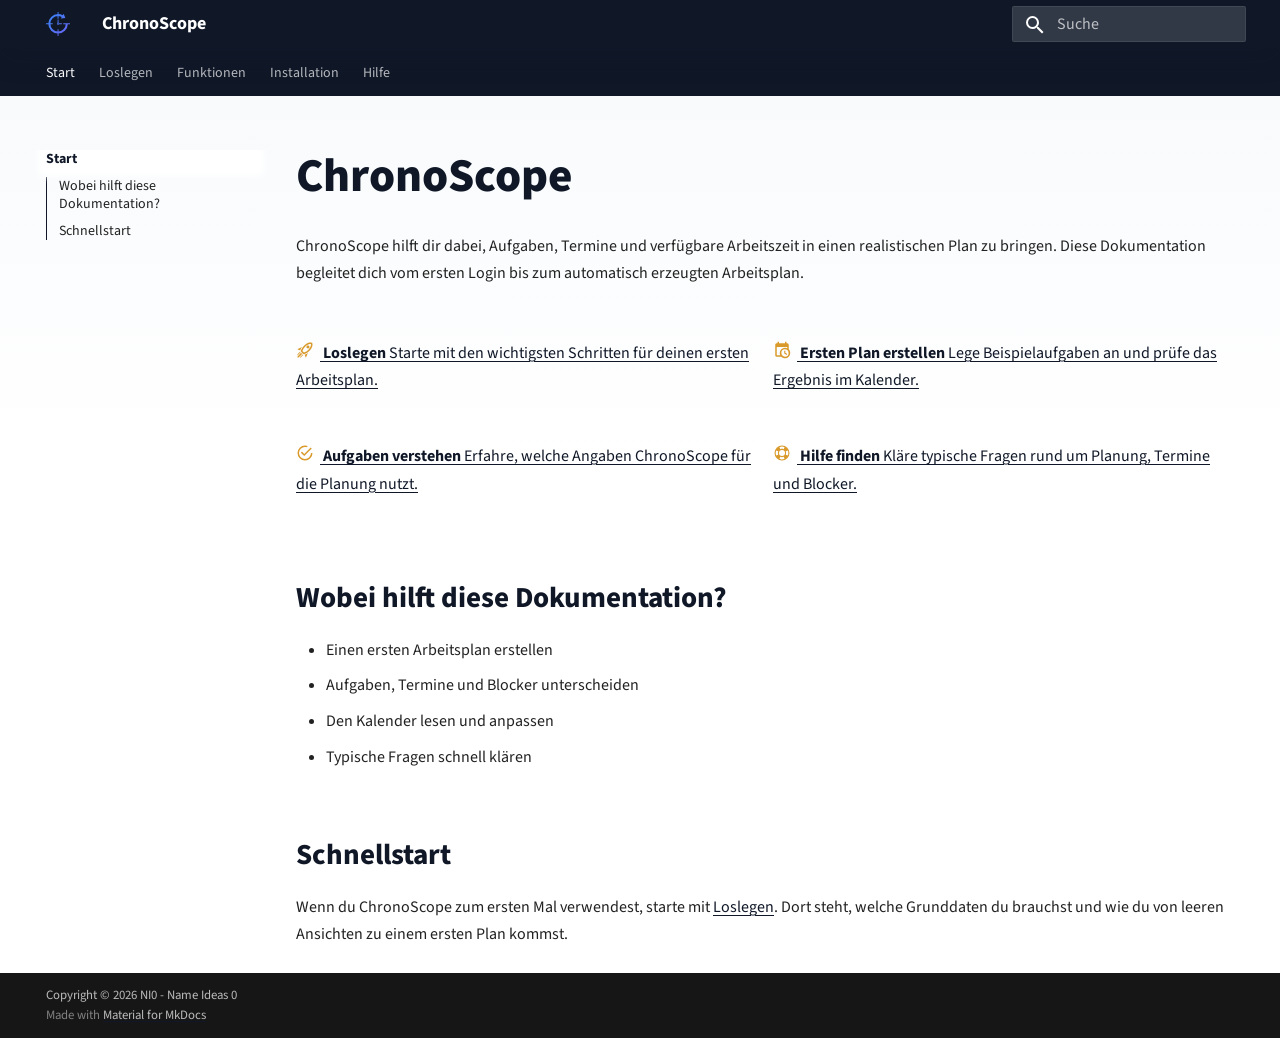
<file: index.html>
<!doctype html>
<html lang="de" class="no-js">
  <head>
    
      <meta charset="utf-8">
      <meta name="viewport" content="width=device-width,initial-scale=1">
      
        <meta name="description" content="Verbraucherorientierte Dokumentation und Tutorials für ChronoScope.">
      
      
        <meta name="author" content="NI0 - Name Ideas 0">
      
      
        <link rel="canonical" href="https://docs.ni0.team/">
      
      
      
        <link rel="next" href="getting-started/">
      
      
        
      
      
      <link rel="icon" href="assets/images/ChronoScope_logo.svg">
      <meta name="generator" content="mkdocs-1.6.1, mkdocs-material-9.7.6">
    
    
      
        <title>ChronoScope</title>
      
    
    
      <link rel="stylesheet" href="assets/stylesheets/main.484c7ddc.min.css">
      
        
        <link rel="stylesheet" href="assets/stylesheets/palette.ab4e12ef.min.css">
      
      


    
    
      
    
    
      
        
        
        <link rel="preconnect" href="https://fonts.gstatic.com" crossorigin>
        <link rel="stylesheet" href="https://fonts.googleapis.com/css?family=Source+Sans+3:300,300i,400,400i,700,700i%7CJetBrains+Mono:400,400i,700,700i&display=fallback">
        <style>:root{--md-text-font:"Source Sans 3";--md-code-font:"JetBrains Mono"}</style>
      
    
    
      <link rel="stylesheet" href="assets/stylesheets/brand.css">
    
    <script>__md_scope=new URL(".",location),__md_hash=e=>[...e].reduce(((e,_)=>(e<<5)-e+_.charCodeAt(0)),0),__md_get=(e,_=localStorage,t=__md_scope)=>JSON.parse(_.getItem(t.pathname+"."+e)),__md_set=(e,_,t=localStorage,a=__md_scope)=>{try{t.setItem(a.pathname+"."+e,JSON.stringify(_))}catch(e){}}</script>
    
      

    
    
  </head>
  
  
    
    
      
    
    
    
    
    <body dir="ltr" data-md-color-scheme="default" data-md-color-primary="custom" data-md-color-accent="custom">
  
    
    <input class="md-toggle" data-md-toggle="drawer" type="checkbox" id="__drawer" autocomplete="off">
    <input class="md-toggle" data-md-toggle="search" type="checkbox" id="__search" autocomplete="off">
    <label class="md-overlay" for="__drawer"></label>
    <div data-md-component="skip">
      
        
        <a href="#chronoscope" class="md-skip">
          Zum Inhalt
        </a>
      
    </div>
    <div data-md-component="announce">
      
    </div>
    
    
      

<header class="md-header" data-md-component="header">
  <nav class="md-header__inner md-grid" aria-label="Kopfzeile">
    <a href="." title="ChronoScope" class="md-header__button md-logo" aria-label="ChronoScope" data-md-component="logo">
      
  <img src="assets/images/ChronoScope_logo.svg" alt="logo">

    </a>
    <label class="md-header__button md-icon" for="__drawer">
      
      <svg xmlns="http://www.w3.org/2000/svg" viewBox="0 0 24 24"><path d="M3 6h18v2H3zm0 5h18v2H3zm0 5h18v2H3z"/></svg>
    </label>
    <div class="md-header__title" data-md-component="header-title">
      <div class="md-header__ellipsis">
        <div class="md-header__topic">
          <span class="md-ellipsis">
            ChronoScope
          </span>
        </div>
        <div class="md-header__topic" data-md-component="header-topic">
          <span class="md-ellipsis">
            
              Start
            
          </span>
        </div>
      </div>
    </div>
    
      
        <form class="md-header__option" data-md-component="palette">
  
    
    
    
    <input class="md-option" data-md-color-media="" data-md-color-scheme="default" data-md-color-primary="custom" data-md-color-accent="custom"  aria-hidden="true"  type="radio" name="__palette" id="__palette_0">
    
  
</form>
      
    
    
      <script>var palette=__md_get("__palette");if(palette&&palette.color){if("(prefers-color-scheme)"===palette.color.media){var media=matchMedia("(prefers-color-scheme: light)"),input=document.querySelector(media.matches?"[data-md-color-media='(prefers-color-scheme: light)']":"[data-md-color-media='(prefers-color-scheme: dark)']");palette.color.media=input.getAttribute("data-md-color-media"),palette.color.scheme=input.getAttribute("data-md-color-scheme"),palette.color.primary=input.getAttribute("data-md-color-primary"),palette.color.accent=input.getAttribute("data-md-color-accent")}for(var[key,value]of Object.entries(palette.color))document.body.setAttribute("data-md-color-"+key,value)}</script>
    
    
    
      
      
        <label class="md-header__button md-icon" for="__search">
          
          <svg xmlns="http://www.w3.org/2000/svg" viewBox="0 0 24 24"><path d="M9.5 3A6.5 6.5 0 0 1 16 9.5c0 1.61-.59 3.09-1.56 4.23l.27.27h.79l5 5-1.5 1.5-5-5v-.79l-.27-.27A6.52 6.52 0 0 1 9.5 16 6.5 6.5 0 0 1 3 9.5 6.5 6.5 0 0 1 9.5 3m0 2C7 5 5 7 5 9.5S7 14 9.5 14 14 12 14 9.5 12 5 9.5 5"/></svg>
        </label>
        <div class="md-search" data-md-component="search" role="dialog">
  <label class="md-search__overlay" for="__search"></label>
  <div class="md-search__inner" role="search">
    <form class="md-search__form" name="search">
      <input type="text" class="md-search__input" name="query" aria-label="Suche" placeholder="Suche" autocapitalize="off" autocorrect="off" autocomplete="off" spellcheck="false" data-md-component="search-query" required>
      <label class="md-search__icon md-icon" for="__search">
        
        <svg xmlns="http://www.w3.org/2000/svg" viewBox="0 0 24 24"><path d="M9.5 3A6.5 6.5 0 0 1 16 9.5c0 1.61-.59 3.09-1.56 4.23l.27.27h.79l5 5-1.5 1.5-5-5v-.79l-.27-.27A6.52 6.52 0 0 1 9.5 16 6.5 6.5 0 0 1 3 9.5 6.5 6.5 0 0 1 9.5 3m0 2C7 5 5 7 5 9.5S7 14 9.5 14 14 12 14 9.5 12 5 9.5 5"/></svg>
        
        <svg xmlns="http://www.w3.org/2000/svg" viewBox="0 0 24 24"><path d="M20 11v2H8l5.5 5.5-1.42 1.42L4.16 12l7.92-7.92L13.5 5.5 8 11z"/></svg>
      </label>
      <nav class="md-search__options" aria-label="Suche">
        
          <a href="javascript:void(0)" class="md-search__icon md-icon" title="Teilen" aria-label="Teilen" data-clipboard data-clipboard-text="" data-md-component="search-share" tabindex="-1">
            
            <svg xmlns="http://www.w3.org/2000/svg" viewBox="0 0 24 24"><path d="M18 16.08c-.76 0-1.44.3-1.96.77L8.91 12.7c.05-.23.09-.46.09-.7s-.04-.47-.09-.7l7.05-4.11c.54.5 1.25.81 2.04.81a3 3 0 0 0 3-3 3 3 0 0 0-3-3 3 3 0 0 0-3 3c0 .24.04.47.09.7L8.04 9.81C7.5 9.31 6.79 9 6 9a3 3 0 0 0-3 3 3 3 0 0 0 3 3c.79 0 1.5-.31 2.04-.81l7.12 4.15c-.05.21-.08.43-.08.66 0 1.61 1.31 2.91 2.92 2.91s2.92-1.3 2.92-2.91A2.92 2.92 0 0 0 18 16.08"/></svg>
          </a>
        
        <button type="reset" class="md-search__icon md-icon" title="Zurücksetzen" aria-label="Zurücksetzen" tabindex="-1">
          
          <svg xmlns="http://www.w3.org/2000/svg" viewBox="0 0 24 24"><path d="M19 6.41 17.59 5 12 10.59 6.41 5 5 6.41 10.59 12 5 17.59 6.41 19 12 13.41 17.59 19 19 17.59 13.41 12z"/></svg>
        </button>
      </nav>
      
        <div class="md-search__suggest" data-md-component="search-suggest"></div>
      
    </form>
    <div class="md-search__output">
      <div class="md-search__scrollwrap" tabindex="0" data-md-scrollfix>
        <div class="md-search-result" data-md-component="search-result">
          <div class="md-search-result__meta">
            Suche wird initialisiert
          </div>
          <ol class="md-search-result__list" role="presentation"></ol>
        </div>
      </div>
    </div>
  </div>
</div>
      
    
    
  </nav>
  
</header>
    
    <div class="md-container" data-md-component="container">
      
      
        
          
            
<nav class="md-tabs" aria-label="Hauptnavigation" data-md-component="tabs">
  <div class="md-grid">
    <ul class="md-tabs__list">
      
        
  
  
  
    
  
  
    <li class="md-tabs__item md-tabs__item--active">
      <a href="." class="md-tabs__link">
        
  
  
    
  
  Start

      </a>
    </li>
  

      
        
  
  
  
  
    
    
      <li class="md-tabs__item">
        <a href="getting-started/" class="md-tabs__link">
          
  
  
    
  
  Loslegen

        </a>
      </li>
    
  

      
        
  
  
  
  
    
    
      <li class="md-tabs__item">
        <a href="concepts/tasks/" class="md-tabs__link">
          
  
  
    
  
  Funktionen

        </a>
      </li>
    
  

      
        
  
  
  
  
    
    
      <li class="md-tabs__item">
        <a href="installation/backend-setup/" class="md-tabs__link">
          
  
  
    
  
  Installation

        </a>
      </li>
    
  

      
        
  
  
  
  
    
    
      <li class="md-tabs__item">
        <a href="faq/" class="md-tabs__link">
          
  
  
    
  
  Hilfe

        </a>
      </li>
    
  

      
    </ul>
  </div>
</nav>
          
        
      
      <main class="md-main" data-md-component="main">
        <div class="md-main__inner md-grid">
          
            
              
              <div class="md-sidebar md-sidebar--primary" data-md-component="sidebar" data-md-type="navigation" >
                <div class="md-sidebar__scrollwrap">
                  <div class="md-sidebar__inner">
                    


  


  

<nav class="md-nav md-nav--primary md-nav--lifted md-nav--integrated" aria-label="Navigation" data-md-level="0">
  <label class="md-nav__title" for="__drawer">
    <a href="." title="ChronoScope" class="md-nav__button md-logo" aria-label="ChronoScope" data-md-component="logo">
      
  <img src="assets/images/ChronoScope_logo.svg" alt="logo">

    </a>
    ChronoScope
  </label>
  
  <ul class="md-nav__list" data-md-scrollfix>
    
      
      
  
  
    
  
  
  
    <li class="md-nav__item md-nav__item--active">
      
      <input class="md-nav__toggle md-toggle" type="checkbox" id="__toc">
      
      
        
      
      
        <label class="md-nav__link md-nav__link--active" for="__toc">
          
  
  
  <span class="md-ellipsis">
    
  
    Start
  

    
  </span>
  
  

          <span class="md-nav__icon md-icon"></span>
        </label>
      
      <a href="." class="md-nav__link md-nav__link--active">
        
  
  
  <span class="md-ellipsis">
    
  
    Start
  

    
  </span>
  
  

      </a>
      
        

<nav class="md-nav md-nav--secondary" aria-label="Inhaltsverzeichnis">
  
  
  
    
  
  
    <label class="md-nav__title" for="__toc">
      <span class="md-nav__icon md-icon"></span>
      Inhaltsverzeichnis
    </label>
    <ul class="md-nav__list" data-md-component="toc" data-md-scrollfix>
      
        <li class="md-nav__item">
  <a href="#wobei-hilft-diese-dokumentation" class="md-nav__link">
    <span class="md-ellipsis">
      
        Wobei hilft diese Dokumentation?
      
    </span>
  </a>
  
</li>
      
        <li class="md-nav__item">
  <a href="#schnellstart" class="md-nav__link">
    <span class="md-ellipsis">
      
        Schnellstart
      
    </span>
  </a>
  
</li>
      
    </ul>
  
</nav>
      
    </li>
  

    
      
      
  
  
  
  
    
    
      
        
      
        
      
    
    
    
      
      
        
      
    
    
    <li class="md-nav__item md-nav__item--nested">
      
        
        
        <input class="md-nav__toggle md-toggle " type="checkbox" id="__nav_2" >
        
          
          <label class="md-nav__link" for="__nav_2" id="__nav_2_label" tabindex="0">
            
  
  
  <span class="md-ellipsis">
    
  
    Loslegen
  

    
  </span>
  
  

            <span class="md-nav__icon md-icon"></span>
          </label>
        
        <nav class="md-nav" data-md-level="1" aria-labelledby="__nav_2_label" aria-expanded="false">
          <label class="md-nav__title" for="__nav_2">
            <span class="md-nav__icon md-icon"></span>
            
  
    Loslegen
  

          </label>
          <ul class="md-nav__list" data-md-scrollfix>
            
              
                
  
  
  
  
    <li class="md-nav__item">
      <a href="getting-started/" class="md-nav__link">
        
  
  
  <span class="md-ellipsis">
    
  
    Loslegen mit ChronoScope
  

    
  </span>
  
  

      </a>
    </li>
  

              
            
              
                
  
  
  
  
    <li class="md-nav__item">
      <a href="tutorials/first-plan/" class="md-nav__link">
        
  
  
  <span class="md-ellipsis">
    
  
    Deinen ersten Plan erstellen
  

    
  </span>
  
  

      </a>
    </li>
  

              
            
          </ul>
        </nav>
      
    </li>
  

    
      
      
  
  
  
  
    
    
      
        
      
        
      
        
      
    
    
    
      
      
        
      
    
    
    <li class="md-nav__item md-nav__item--nested">
      
        
        
        <input class="md-nav__toggle md-toggle " type="checkbox" id="__nav_3" >
        
          
          <label class="md-nav__link" for="__nav_3" id="__nav_3_label" tabindex="0">
            
  
  
  <span class="md-ellipsis">
    
  
    Funktionen
  

    
  </span>
  
  

            <span class="md-nav__icon md-icon"></span>
          </label>
        
        <nav class="md-nav" data-md-level="1" aria-labelledby="__nav_3_label" aria-expanded="false">
          <label class="md-nav__title" for="__nav_3">
            <span class="md-nav__icon md-icon"></span>
            
  
    Funktionen
  

          </label>
          <ul class="md-nav__list" data-md-scrollfix>
            
              
                
  
  
  
  
    <li class="md-nav__item">
      <a href="concepts/tasks/" class="md-nav__link">
        
  
  
  <span class="md-ellipsis">
    
  
    Aufgaben verstehen
  

    
  </span>
  
  

      </a>
    </li>
  

              
            
              
                
  
  
  
  
    <li class="md-nav__item">
      <a href="concepts/ui/" class="md-nav__link">
        
  
  
  <span class="md-ellipsis">
    
  
    Oberfläche verstehen
  

    
  </span>
  
  

      </a>
    </li>
  

              
            
              
                
  
  
  
  
    <li class="md-nav__item">
      <a href="concepts/settings/" class="md-nav__link">
        
  
  
  <span class="md-ellipsis">
    
  
    Einstellungen verstehen
  

    
  </span>
  
  

      </a>
    </li>
  

              
            
          </ul>
        </nav>
      
    </li>
  

    
      
      
  
  
  
  
    
    
      
        
      
        
      
    
    
    
      
      
        
      
    
    
    <li class="md-nav__item md-nav__item--nested">
      
        
        
        <input class="md-nav__toggle md-toggle " type="checkbox" id="__nav_4" >
        
          
          <label class="md-nav__link" for="__nav_4" id="__nav_4_label" tabindex="0">
            
  
  
  <span class="md-ellipsis">
    
  
    Installation
  

    
  </span>
  
  

            <span class="md-nav__icon md-icon"></span>
          </label>
        
        <nav class="md-nav" data-md-level="1" aria-labelledby="__nav_4_label" aria-expanded="false">
          <label class="md-nav__title" for="__nav_4">
            <span class="md-nav__icon md-icon"></span>
            
  
    Installation
  

          </label>
          <ul class="md-nav__list" data-md-scrollfix>
            
              
                
  
  
  
  
    <li class="md-nav__item">
      <a href="installation/backend-setup/" class="md-nav__link">
        
  
  
  <span class="md-ellipsis">
    
  
    Backend
  

    
  </span>
  
  

      </a>
    </li>
  

              
            
              
                
  
  
  
  
    <li class="md-nav__item">
      <a href="installation/frontend-setup/" class="md-nav__link">
        
  
  
  <span class="md-ellipsis">
    
  
    Frontend
  

    
  </span>
  
  

      </a>
    </li>
  

              
            
          </ul>
        </nav>
      
    </li>
  

    
      
      
  
  
  
  
    
    
      
        
      
    
    
    
      
      
        
      
    
    
    <li class="md-nav__item md-nav__item--nested">
      
        
        
        <input class="md-nav__toggle md-toggle " type="checkbox" id="__nav_5" >
        
          
          <label class="md-nav__link" for="__nav_5" id="__nav_5_label" tabindex="0">
            
  
  
  <span class="md-ellipsis">
    
  
    Hilfe
  

    
  </span>
  
  

            <span class="md-nav__icon md-icon"></span>
          </label>
        
        <nav class="md-nav" data-md-level="1" aria-labelledby="__nav_5_label" aria-expanded="false">
          <label class="md-nav__title" for="__nav_5">
            <span class="md-nav__icon md-icon"></span>
            
  
    Hilfe
  

          </label>
          <ul class="md-nav__list" data-md-scrollfix>
            
              
                
  
  
  
  
    <li class="md-nav__item">
      <a href="faq/" class="md-nav__link">
        
  
  
  <span class="md-ellipsis">
    
  
    Häufige Fragen
  

    
  </span>
  
  

      </a>
    </li>
  

              
            
          </ul>
        </nav>
      
    </li>
  

    
  </ul>
</nav>
                  </div>
                </div>
              </div>
            
            
          
          
            <div class="md-content" data-md-component="content">
              
              <article class="md-content__inner md-typeset">
                
                  



<h1 id="chronoscope">ChronoScope<a class="headerlink" href="#chronoscope" title="Permanent link">&para;</a></h1>
<p>ChronoScope hilft dir dabei, Aufgaben, Termine und verfügbare Arbeitszeit in einen realistischen Plan zu bringen. Diese Dokumentation begleitet dich vom ersten Login bis zum automatisch erzeugten Arbeitsplan.</p>
<div class="quick-start-grid">
<p><a href="getting-started/"> <span class="twemoji"><svg xmlns="http://www.w3.org/2000/svg" viewBox="0 0 24 24"><path d="m13.13 22.19-1.63-3.83c1.57-.58 3.04-1.36 4.4-2.27zM5.64 12.5l-3.83-1.63 6.1-2.77C7 9.46 6.22 10.93 5.64 12.5M19.22 4c.28 0 .53 0 .74.05.17 1.39-.02 4.25-3.3 7.53-1.7 1.71-3.73 3.02-6.01 3.89l-2.15-2.1c.92-2.31 2.23-4.34 3.92-6.03C15.18 4.58 17.64 4 19.22 4m0-2c-1.98 0-4.98.69-8.22 3.93-2.19 2.19-3.5 4.6-4.35 6.71-.28.75-.09 1.57.46 2.13l2.13 2.12c.38.38.89.61 1.42.61.23 0 .47-.06.7-.15A19.1 19.1 0 0 0 18.07 13c5.66-5.66 3.54-10.61 3.54-10.61S20.7 2 19.22 2m-4.68 7.46c-.78-.78-.78-2.05 0-2.83s2.05-.78 2.83 0c.77.78.78 2.05 0 2.83s-2.05.78-2.83 0m-5.66 7.07-1.41-1.41zM6.24 22l3.64-3.64c-.34-.09-.67-.24-.97-.45L4.83 22zM2 22h1.41l4.77-4.76-1.42-1.41L2 20.59zm0-2.83 4.09-4.08c-.21-.3-.36-.62-.45-.97L2 17.76z"/></svg></span> <strong>Loslegen</strong>
Starte mit den wichtigsten Schritten für deinen ersten Arbeitsplan.</a></p>
<p><a href="tutorials/first-plan/"> <span class="twemoji"><svg xmlns="http://www.w3.org/2000/svg" viewBox="0 0 24 24"><path d="M15 13h1.5v2.82l2.44 1.41-.75 1.3L15 16.69zm4-5H5v11h4.67c-.43-.91-.67-1.93-.67-3a7 7 0 0 1 7-7c1.07 0 2.09.24 3 .67zM5 21a2 2 0 0 1-2-2V5c0-1.11.89-2 2-2h1V1h2v2h8V1h2v2h1a2 2 0 0 1 2 2v6.1c1.24 1.26 2 2.99 2 4.9a7 7 0 0 1-7 7c-1.91 0-3.64-.76-4.9-2zm11-9.85A4.85 4.85 0 0 0 11.15 16c0 2.68 2.17 4.85 4.85 4.85A4.85 4.85 0 0 0 20.85 16c0-2.68-2.17-4.85-4.85-4.85"/></svg></span> <strong>Ersten Plan erstellen</strong>
Lege Beispielaufgaben an und prüfe das Ergebnis im Kalender.</a></p>
<p><a href="concepts/tasks/"> <span class="twemoji"><svg xmlns="http://www.w3.org/2000/svg" viewBox="0 0 24 24"><path d="M20 12a8 8 0 0 1-8 8 8 8 0 0 1-8-8 8 8 0 0 1 8-8c.76 0 1.5.11 2.2.31l1.57-1.57A9.8 9.8 0 0 0 12 2 10 10 0 0 0 2 12a10 10 0 0 0 10 10 10 10 0 0 0 10-10M7.91 10.08 6.5 11.5 11 16 21 6l-1.41-1.42L11 13.17z"/></svg></span> <strong>Aufgaben verstehen</strong>
Erfahre, welche Angaben ChronoScope für die Planung nutzt.</a></p>
<p><a href="faq/"> <span class="twemoji"><svg xmlns="http://www.w3.org/2000/svg" viewBox="0 0 24 24"><path d="M19.79 15.41c.95-2.17.95-4.66 0-6.82l-2.74 1.24c.6 1.38.6 2.95.01 4.34zm-4.37-11.2a8.54 8.54 0 0 0-6.83 0l1.24 2.73c1.39-.59 2.96-.59 4.35.01zM4.21 8.58a8.56 8.56 0 0 0 0 6.84l2.74-1.25c-.6-1.38-.6-2.96 0-4.35zm4.38 11.21a8.5 8.5 0 0 0 6.83-.01l-1.24-2.73a5.5 5.5 0 0 1-4.34.01zM12 2a10 10 0 0 1 10 10 10 10 0 0 1-10 10A10 10 0 0 1 2 12 10 10 0 0 1 12 2m0 6a4 4 0 0 0-4 4 4 4 0 0 0 4 4 4 4 0 0 0 4-4 4 4 0 0 0-4-4"/></svg></span> <strong>Hilfe finden</strong>
Kläre typische Fragen rund um Planung, Termine und Blocker.</a></p>
</div>
<h2 id="wobei-hilft-diese-dokumentation">Wobei hilft diese Dokumentation?<a class="headerlink" href="#wobei-hilft-diese-dokumentation" title="Permanent link">&para;</a></h2>
<ul>
<li>Einen ersten Arbeitsplan erstellen</li>
<li>Aufgaben, Termine und Blocker unterscheiden</li>
<li>Den Kalender lesen und anpassen</li>
<li>Typische Fragen schnell klären</li>
</ul>
<h2 id="schnellstart">Schnellstart<a class="headerlink" href="#schnellstart" title="Permanent link">&para;</a></h2>
<p>Wenn du ChronoScope zum ersten Mal verwendest, starte mit <a href="getting-started/">Loslegen</a>. Dort steht, welche Grunddaten du brauchst und wie du von leeren Ansichten zu einem ersten Plan kommst.</p>












                
              </article>
            </div>
          
          
  <script>var tabs=__md_get("__tabs");if(Array.isArray(tabs))e:for(var set of document.querySelectorAll(".tabbed-set")){var labels=set.querySelector(".tabbed-labels");for(var tab of tabs)for(var label of labels.getElementsByTagName("label"))if(label.innerText.trim()===tab){var input=document.getElementById(label.htmlFor);input.checked=!0;continue e}}</script>

<script>var target=document.getElementById(location.hash.slice(1));target&&target.name&&(target.checked=target.name.startsWith("__tabbed_"))</script>
        </div>
        
          <button type="button" class="md-top md-icon" data-md-component="top" hidden>
  
  <svg xmlns="http://www.w3.org/2000/svg" viewBox="0 0 24 24"><path d="M13 20h-2V8l-5.5 5.5-1.42-1.42L12 4.16l7.92 7.92-1.42 1.42L13 8z"/></svg>
  Zurück zum Seitenanfang
</button>
        
      </main>
      
        <footer class="md-footer">
  
  <div class="md-footer-meta md-typeset">
    <div class="md-footer-meta__inner md-grid">
      <div class="md-copyright">
  
    <div class="md-copyright__highlight">
      Copyright &copy; 2026 NI0 - Name Ideas 0
    </div>
  
  
    Made with
    <a href="https://squidfunk.github.io/mkdocs-material/" target="_blank" rel="noopener">
      Material for MkDocs
    </a>
  
</div>
      
    </div>
  </div>
</footer>
      
    </div>
    <div class="md-dialog" data-md-component="dialog">
      <div class="md-dialog__inner md-typeset"></div>
    </div>
    
    
    
      
      
      <script id="__config" type="application/json">{"annotate": null, "base": ".", "features": ["navigation.instant", "navigation.tracking", "navigation.tabs", "navigation.sections", "navigation.indexes", "navigation.top", "search.share", "search.suggest", "search.highlight", "content.tabs.link", "content.code.copy", "toc.integrate", "toc.follow"], "search": "assets/javascripts/workers/search.2c215733.min.js", "tags": null, "translations": {"clipboard.copied": "In Zwischenablage kopiert", "clipboard.copy": "In Zwischenablage kopieren", "search.result.more.one": "1 weiteres Suchergebnis auf dieser Seite", "search.result.more.other": "# weitere Suchergebnisse auf dieser Seite", "search.result.none": "Keine Suchergebnisse", "search.result.one": "1 Suchergebnis", "search.result.other": "# Suchergebnisse", "search.result.placeholder": "Suchbegriff eingeben", "search.result.term.missing": "Es fehlt", "select.version": "Version ausw\u00e4hlen"}, "version": null}</script>
    
    
      <script src="assets/javascripts/bundle.79ae519e.min.js"></script>
      
    
  </body>
</html>
</file>
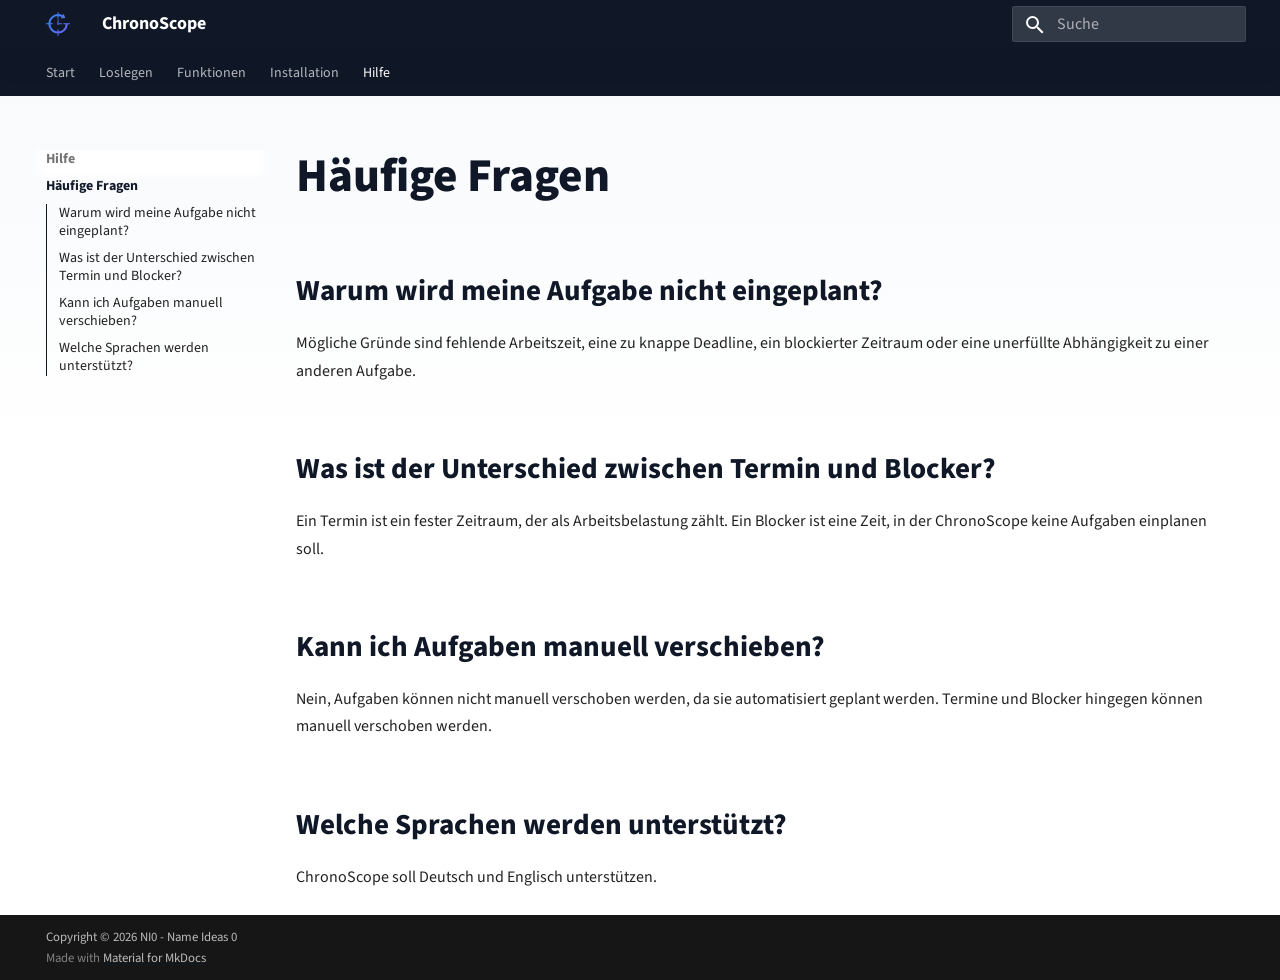
<file: faq/index.html>
<!doctype html>
<html lang="de" class="no-js">
  <head>
    
      <meta charset="utf-8">
      <meta name="viewport" content="width=device-width,initial-scale=1">
      
        <meta name="description" content="Verbraucherorientierte Dokumentation und Tutorials für ChronoScope.">
      
      
        <meta name="author" content="NI0 - Name Ideas 0">
      
      
        <link rel="canonical" href="https://docs.ni0.team/faq/">
      
      
        <link rel="prev" href="../installation/frontend-setup/">
      
      
      
        
      
      
      <link rel="icon" href="../assets/images/ChronoScope_logo.svg">
      <meta name="generator" content="mkdocs-1.6.1, mkdocs-material-9.7.6">
    
    
      
        <title>Häufige Fragen - ChronoScope</title>
      
    
    
      <link rel="stylesheet" href="../assets/stylesheets/main.484c7ddc.min.css">
      
        
        <link rel="stylesheet" href="../assets/stylesheets/palette.ab4e12ef.min.css">
      
      


    
    
      
    
    
      
        
        
        <link rel="preconnect" href="https://fonts.gstatic.com" crossorigin>
        <link rel="stylesheet" href="https://fonts.googleapis.com/css?family=Source+Sans+3:300,300i,400,400i,700,700i%7CJetBrains+Mono:400,400i,700,700i&display=fallback">
        <style>:root{--md-text-font:"Source Sans 3";--md-code-font:"JetBrains Mono"}</style>
      
    
    
      <link rel="stylesheet" href="../assets/stylesheets/brand.css">
    
    <script>__md_scope=new URL("..",location),__md_hash=e=>[...e].reduce(((e,_)=>(e<<5)-e+_.charCodeAt(0)),0),__md_get=(e,_=localStorage,t=__md_scope)=>JSON.parse(_.getItem(t.pathname+"."+e)),__md_set=(e,_,t=localStorage,a=__md_scope)=>{try{t.setItem(a.pathname+"."+e,JSON.stringify(_))}catch(e){}}</script>
    
      

    
    
  </head>
  
  
    
    
      
    
    
    
    
    <body dir="ltr" data-md-color-scheme="default" data-md-color-primary="custom" data-md-color-accent="custom">
  
    
    <input class="md-toggle" data-md-toggle="drawer" type="checkbox" id="__drawer" autocomplete="off">
    <input class="md-toggle" data-md-toggle="search" type="checkbox" id="__search" autocomplete="off">
    <label class="md-overlay" for="__drawer"></label>
    <div data-md-component="skip">
      
        
        <a href="#haufige-fragen" class="md-skip">
          Zum Inhalt
        </a>
      
    </div>
    <div data-md-component="announce">
      
    </div>
    
    
      

<header class="md-header" data-md-component="header">
  <nav class="md-header__inner md-grid" aria-label="Kopfzeile">
    <a href=".." title="ChronoScope" class="md-header__button md-logo" aria-label="ChronoScope" data-md-component="logo">
      
  <img src="../assets/images/ChronoScope_logo.svg" alt="logo">

    </a>
    <label class="md-header__button md-icon" for="__drawer">
      
      <svg xmlns="http://www.w3.org/2000/svg" viewBox="0 0 24 24"><path d="M3 6h18v2H3zm0 5h18v2H3zm0 5h18v2H3z"/></svg>
    </label>
    <div class="md-header__title" data-md-component="header-title">
      <div class="md-header__ellipsis">
        <div class="md-header__topic">
          <span class="md-ellipsis">
            ChronoScope
          </span>
        </div>
        <div class="md-header__topic" data-md-component="header-topic">
          <span class="md-ellipsis">
            
              Häufige Fragen
            
          </span>
        </div>
      </div>
    </div>
    
      
        <form class="md-header__option" data-md-component="palette">
  
    
    
    
    <input class="md-option" data-md-color-media="" data-md-color-scheme="default" data-md-color-primary="custom" data-md-color-accent="custom"  aria-hidden="true"  type="radio" name="__palette" id="__palette_0">
    
  
</form>
      
    
    
      <script>var palette=__md_get("__palette");if(palette&&palette.color){if("(prefers-color-scheme)"===palette.color.media){var media=matchMedia("(prefers-color-scheme: light)"),input=document.querySelector(media.matches?"[data-md-color-media='(prefers-color-scheme: light)']":"[data-md-color-media='(prefers-color-scheme: dark)']");palette.color.media=input.getAttribute("data-md-color-media"),palette.color.scheme=input.getAttribute("data-md-color-scheme"),palette.color.primary=input.getAttribute("data-md-color-primary"),palette.color.accent=input.getAttribute("data-md-color-accent")}for(var[key,value]of Object.entries(palette.color))document.body.setAttribute("data-md-color-"+key,value)}</script>
    
    
    
      
      
        <label class="md-header__button md-icon" for="__search">
          
          <svg xmlns="http://www.w3.org/2000/svg" viewBox="0 0 24 24"><path d="M9.5 3A6.5 6.5 0 0 1 16 9.5c0 1.61-.59 3.09-1.56 4.23l.27.27h.79l5 5-1.5 1.5-5-5v-.79l-.27-.27A6.52 6.52 0 0 1 9.5 16 6.5 6.5 0 0 1 3 9.5 6.5 6.5 0 0 1 9.5 3m0 2C7 5 5 7 5 9.5S7 14 9.5 14 14 12 14 9.5 12 5 9.5 5"/></svg>
        </label>
        <div class="md-search" data-md-component="search" role="dialog">
  <label class="md-search__overlay" for="__search"></label>
  <div class="md-search__inner" role="search">
    <form class="md-search__form" name="search">
      <input type="text" class="md-search__input" name="query" aria-label="Suche" placeholder="Suche" autocapitalize="off" autocorrect="off" autocomplete="off" spellcheck="false" data-md-component="search-query" required>
      <label class="md-search__icon md-icon" for="__search">
        
        <svg xmlns="http://www.w3.org/2000/svg" viewBox="0 0 24 24"><path d="M9.5 3A6.5 6.5 0 0 1 16 9.5c0 1.61-.59 3.09-1.56 4.23l.27.27h.79l5 5-1.5 1.5-5-5v-.79l-.27-.27A6.52 6.52 0 0 1 9.5 16 6.5 6.5 0 0 1 3 9.5 6.5 6.5 0 0 1 9.5 3m0 2C7 5 5 7 5 9.5S7 14 9.5 14 14 12 14 9.5 12 5 9.5 5"/></svg>
        
        <svg xmlns="http://www.w3.org/2000/svg" viewBox="0 0 24 24"><path d="M20 11v2H8l5.5 5.5-1.42 1.42L4.16 12l7.92-7.92L13.5 5.5 8 11z"/></svg>
      </label>
      <nav class="md-search__options" aria-label="Suche">
        
          <a href="javascript:void(0)" class="md-search__icon md-icon" title="Teilen" aria-label="Teilen" data-clipboard data-clipboard-text="" data-md-component="search-share" tabindex="-1">
            
            <svg xmlns="http://www.w3.org/2000/svg" viewBox="0 0 24 24"><path d="M18 16.08c-.76 0-1.44.3-1.96.77L8.91 12.7c.05-.23.09-.46.09-.7s-.04-.47-.09-.7l7.05-4.11c.54.5 1.25.81 2.04.81a3 3 0 0 0 3-3 3 3 0 0 0-3-3 3 3 0 0 0-3 3c0 .24.04.47.09.7L8.04 9.81C7.5 9.31 6.79 9 6 9a3 3 0 0 0-3 3 3 3 0 0 0 3 3c.79 0 1.5-.31 2.04-.81l7.12 4.15c-.05.21-.08.43-.08.66 0 1.61 1.31 2.91 2.92 2.91s2.92-1.3 2.92-2.91A2.92 2.92 0 0 0 18 16.08"/></svg>
          </a>
        
        <button type="reset" class="md-search__icon md-icon" title="Zurücksetzen" aria-label="Zurücksetzen" tabindex="-1">
          
          <svg xmlns="http://www.w3.org/2000/svg" viewBox="0 0 24 24"><path d="M19 6.41 17.59 5 12 10.59 6.41 5 5 6.41 10.59 12 5 17.59 6.41 19 12 13.41 17.59 19 19 17.59 13.41 12z"/></svg>
        </button>
      </nav>
      
        <div class="md-search__suggest" data-md-component="search-suggest"></div>
      
    </form>
    <div class="md-search__output">
      <div class="md-search__scrollwrap" tabindex="0" data-md-scrollfix>
        <div class="md-search-result" data-md-component="search-result">
          <div class="md-search-result__meta">
            Suche wird initialisiert
          </div>
          <ol class="md-search-result__list" role="presentation"></ol>
        </div>
      </div>
    </div>
  </div>
</div>
      
    
    
  </nav>
  
</header>
    
    <div class="md-container" data-md-component="container">
      
      
        
          
            
<nav class="md-tabs" aria-label="Hauptnavigation" data-md-component="tabs">
  <div class="md-grid">
    <ul class="md-tabs__list">
      
        
  
  
  
  
    <li class="md-tabs__item">
      <a href=".." class="md-tabs__link">
        
  
  
    
  
  Start

      </a>
    </li>
  

      
        
  
  
  
  
    
    
      <li class="md-tabs__item">
        <a href="../getting-started/" class="md-tabs__link">
          
  
  
    
  
  Loslegen

        </a>
      </li>
    
  

      
        
  
  
  
  
    
    
      <li class="md-tabs__item">
        <a href="../concepts/tasks/" class="md-tabs__link">
          
  
  
    
  
  Funktionen

        </a>
      </li>
    
  

      
        
  
  
  
  
    
    
      <li class="md-tabs__item">
        <a href="../installation/backend-setup/" class="md-tabs__link">
          
  
  
    
  
  Installation

        </a>
      </li>
    
  

      
        
  
  
  
    
  
  
    
    
      <li class="md-tabs__item md-tabs__item--active">
        <a href="./" class="md-tabs__link">
          
  
  
    
  
  Hilfe

        </a>
      </li>
    
  

      
    </ul>
  </div>
</nav>
          
        
      
      <main class="md-main" data-md-component="main">
        <div class="md-main__inner md-grid">
          
            
              
              <div class="md-sidebar md-sidebar--primary" data-md-component="sidebar" data-md-type="navigation" >
                <div class="md-sidebar__scrollwrap">
                  <div class="md-sidebar__inner">
                    


  


  

<nav class="md-nav md-nav--primary md-nav--lifted md-nav--integrated" aria-label="Navigation" data-md-level="0">
  <label class="md-nav__title" for="__drawer">
    <a href=".." title="ChronoScope" class="md-nav__button md-logo" aria-label="ChronoScope" data-md-component="logo">
      
  <img src="../assets/images/ChronoScope_logo.svg" alt="logo">

    </a>
    ChronoScope
  </label>
  
  <ul class="md-nav__list" data-md-scrollfix>
    
      
      
  
  
  
  
    <li class="md-nav__item">
      <a href=".." class="md-nav__link">
        
  
  
  <span class="md-ellipsis">
    
  
    Start
  

    
  </span>
  
  

      </a>
    </li>
  

    
      
      
  
  
  
  
    
    
      
        
      
        
      
    
    
    
      
      
        
      
    
    
    <li class="md-nav__item md-nav__item--nested">
      
        
        
        <input class="md-nav__toggle md-toggle " type="checkbox" id="__nav_2" >
        
          
          <label class="md-nav__link" for="__nav_2" id="__nav_2_label" tabindex="0">
            
  
  
  <span class="md-ellipsis">
    
  
    Loslegen
  

    
  </span>
  
  

            <span class="md-nav__icon md-icon"></span>
          </label>
        
        <nav class="md-nav" data-md-level="1" aria-labelledby="__nav_2_label" aria-expanded="false">
          <label class="md-nav__title" for="__nav_2">
            <span class="md-nav__icon md-icon"></span>
            
  
    Loslegen
  

          </label>
          <ul class="md-nav__list" data-md-scrollfix>
            
              
                
  
  
  
  
    <li class="md-nav__item">
      <a href="../getting-started/" class="md-nav__link">
        
  
  
  <span class="md-ellipsis">
    
  
    Loslegen mit ChronoScope
  

    
  </span>
  
  

      </a>
    </li>
  

              
            
              
                
  
  
  
  
    <li class="md-nav__item">
      <a href="../tutorials/first-plan/" class="md-nav__link">
        
  
  
  <span class="md-ellipsis">
    
  
    Deinen ersten Plan erstellen
  

    
  </span>
  
  

      </a>
    </li>
  

              
            
          </ul>
        </nav>
      
    </li>
  

    
      
      
  
  
  
  
    
    
      
        
      
        
      
        
      
    
    
    
      
      
        
      
    
    
    <li class="md-nav__item md-nav__item--nested">
      
        
        
        <input class="md-nav__toggle md-toggle " type="checkbox" id="__nav_3" >
        
          
          <label class="md-nav__link" for="__nav_3" id="__nav_3_label" tabindex="0">
            
  
  
  <span class="md-ellipsis">
    
  
    Funktionen
  

    
  </span>
  
  

            <span class="md-nav__icon md-icon"></span>
          </label>
        
        <nav class="md-nav" data-md-level="1" aria-labelledby="__nav_3_label" aria-expanded="false">
          <label class="md-nav__title" for="__nav_3">
            <span class="md-nav__icon md-icon"></span>
            
  
    Funktionen
  

          </label>
          <ul class="md-nav__list" data-md-scrollfix>
            
              
                
  
  
  
  
    <li class="md-nav__item">
      <a href="../concepts/tasks/" class="md-nav__link">
        
  
  
  <span class="md-ellipsis">
    
  
    Aufgaben verstehen
  

    
  </span>
  
  

      </a>
    </li>
  

              
            
              
                
  
  
  
  
    <li class="md-nav__item">
      <a href="../concepts/ui/" class="md-nav__link">
        
  
  
  <span class="md-ellipsis">
    
  
    Oberfläche verstehen
  

    
  </span>
  
  

      </a>
    </li>
  

              
            
              
                
  
  
  
  
    <li class="md-nav__item">
      <a href="../concepts/settings/" class="md-nav__link">
        
  
  
  <span class="md-ellipsis">
    
  
    Einstellungen verstehen
  

    
  </span>
  
  

      </a>
    </li>
  

              
            
          </ul>
        </nav>
      
    </li>
  

    
      
      
  
  
  
  
    
    
      
        
      
        
      
    
    
    
      
      
        
      
    
    
    <li class="md-nav__item md-nav__item--nested">
      
        
        
        <input class="md-nav__toggle md-toggle " type="checkbox" id="__nav_4" >
        
          
          <label class="md-nav__link" for="__nav_4" id="__nav_4_label" tabindex="0">
            
  
  
  <span class="md-ellipsis">
    
  
    Installation
  

    
  </span>
  
  

            <span class="md-nav__icon md-icon"></span>
          </label>
        
        <nav class="md-nav" data-md-level="1" aria-labelledby="__nav_4_label" aria-expanded="false">
          <label class="md-nav__title" for="__nav_4">
            <span class="md-nav__icon md-icon"></span>
            
  
    Installation
  

          </label>
          <ul class="md-nav__list" data-md-scrollfix>
            
              
                
  
  
  
  
    <li class="md-nav__item">
      <a href="../installation/backend-setup/" class="md-nav__link">
        
  
  
  <span class="md-ellipsis">
    
  
    Backend
  

    
  </span>
  
  

      </a>
    </li>
  

              
            
              
                
  
  
  
  
    <li class="md-nav__item">
      <a href="../installation/frontend-setup/" class="md-nav__link">
        
  
  
  <span class="md-ellipsis">
    
  
    Frontend
  

    
  </span>
  
  

      </a>
    </li>
  

              
            
          </ul>
        </nav>
      
    </li>
  

    
      
      
  
  
    
  
  
  
    
    
      
        
      
    
    
    
      
        
        
      
      
        
      
    
    
    <li class="md-nav__item md-nav__item--active md-nav__item--section md-nav__item--nested">
      
        
        
        <input class="md-nav__toggle md-toggle " type="checkbox" id="__nav_5" checked>
        
          
          <label class="md-nav__link" for="__nav_5" id="__nav_5_label" tabindex="">
            
  
  
  <span class="md-ellipsis">
    
  
    Hilfe
  

    
  </span>
  
  

            <span class="md-nav__icon md-icon"></span>
          </label>
        
        <nav class="md-nav" data-md-level="1" aria-labelledby="__nav_5_label" aria-expanded="true">
          <label class="md-nav__title" for="__nav_5">
            <span class="md-nav__icon md-icon"></span>
            
  
    Hilfe
  

          </label>
          <ul class="md-nav__list" data-md-scrollfix>
            
              
                
  
  
    
  
  
  
    <li class="md-nav__item md-nav__item--active">
      
      <input class="md-nav__toggle md-toggle" type="checkbox" id="__toc">
      
      
        
      
      
        <label class="md-nav__link md-nav__link--active" for="__toc">
          
  
  
  <span class="md-ellipsis">
    
  
    Häufige Fragen
  

    
  </span>
  
  

          <span class="md-nav__icon md-icon"></span>
        </label>
      
      <a href="./" class="md-nav__link md-nav__link--active">
        
  
  
  <span class="md-ellipsis">
    
  
    Häufige Fragen
  

    
  </span>
  
  

      </a>
      
        

<nav class="md-nav md-nav--secondary" aria-label="Inhaltsverzeichnis">
  
  
  
    
  
  
    <label class="md-nav__title" for="__toc">
      <span class="md-nav__icon md-icon"></span>
      Inhaltsverzeichnis
    </label>
    <ul class="md-nav__list" data-md-component="toc" data-md-scrollfix>
      
        <li class="md-nav__item">
  <a href="#warum-wird-meine-aufgabe-nicht-eingeplant" class="md-nav__link">
    <span class="md-ellipsis">
      
        Warum wird meine Aufgabe nicht eingeplant?
      
    </span>
  </a>
  
</li>
      
        <li class="md-nav__item">
  <a href="#was-ist-der-unterschied-zwischen-termin-und-blocker" class="md-nav__link">
    <span class="md-ellipsis">
      
        Was ist der Unterschied zwischen Termin und Blocker?
      
    </span>
  </a>
  
</li>
      
        <li class="md-nav__item">
  <a href="#kann-ich-aufgaben-manuell-verschieben" class="md-nav__link">
    <span class="md-ellipsis">
      
        Kann ich Aufgaben manuell verschieben?
      
    </span>
  </a>
  
</li>
      
        <li class="md-nav__item">
  <a href="#welche-sprachen-werden-unterstutzt" class="md-nav__link">
    <span class="md-ellipsis">
      
        Welche Sprachen werden unterstützt?
      
    </span>
  </a>
  
</li>
      
    </ul>
  
</nav>
      
    </li>
  

              
            
          </ul>
        </nav>
      
    </li>
  

    
  </ul>
</nav>
                  </div>
                </div>
              </div>
            
            
          
          
            <div class="md-content" data-md-component="content">
              
              <article class="md-content__inner md-typeset">
                
                  



<h1 id="haufige-fragen">Häufige Fragen<a class="headerlink" href="#haufige-fragen" title="Permanent link">&para;</a></h1>
<h2 id="warum-wird-meine-aufgabe-nicht-eingeplant">Warum wird meine Aufgabe nicht eingeplant?<a class="headerlink" href="#warum-wird-meine-aufgabe-nicht-eingeplant" title="Permanent link">&para;</a></h2>
<p>Mögliche Gründe sind fehlende Arbeitszeit, eine zu knappe Deadline, ein blockierter Zeitraum oder eine unerfüllte Abhängigkeit zu einer anderen Aufgabe.</p>
<h2 id="was-ist-der-unterschied-zwischen-termin-und-blocker">Was ist der Unterschied zwischen Termin und Blocker?<a class="headerlink" href="#was-ist-der-unterschied-zwischen-termin-und-blocker" title="Permanent link">&para;</a></h2>
<p>Ein Termin ist ein fester Zeitraum, der als Arbeitsbelastung zählt. Ein Blocker ist eine Zeit, in der ChronoScope keine Aufgaben einplanen soll.</p>
<h2 id="kann-ich-aufgaben-manuell-verschieben">Kann ich Aufgaben manuell verschieben?<a class="headerlink" href="#kann-ich-aufgaben-manuell-verschieben" title="Permanent link">&para;</a></h2>
<p>Nein, Aufgaben können nicht manuell verschoben werden, da sie automatisiert geplant werden.
Termine und Blocker hingegen können manuell verschoben werden.</p>
<h2 id="welche-sprachen-werden-unterstutzt">Welche Sprachen werden unterstützt?<a class="headerlink" href="#welche-sprachen-werden-unterstutzt" title="Permanent link">&para;</a></h2>
<p>ChronoScope soll Deutsch und Englisch unterstützen.</p>












                
              </article>
            </div>
          
          
  <script>var tabs=__md_get("__tabs");if(Array.isArray(tabs))e:for(var set of document.querySelectorAll(".tabbed-set")){var labels=set.querySelector(".tabbed-labels");for(var tab of tabs)for(var label of labels.getElementsByTagName("label"))if(label.innerText.trim()===tab){var input=document.getElementById(label.htmlFor);input.checked=!0;continue e}}</script>

<script>var target=document.getElementById(location.hash.slice(1));target&&target.name&&(target.checked=target.name.startsWith("__tabbed_"))</script>
        </div>
        
          <button type="button" class="md-top md-icon" data-md-component="top" hidden>
  
  <svg xmlns="http://www.w3.org/2000/svg" viewBox="0 0 24 24"><path d="M13 20h-2V8l-5.5 5.5-1.42-1.42L12 4.16l7.92 7.92-1.42 1.42L13 8z"/></svg>
  Zurück zum Seitenanfang
</button>
        
      </main>
      
        <footer class="md-footer">
  
  <div class="md-footer-meta md-typeset">
    <div class="md-footer-meta__inner md-grid">
      <div class="md-copyright">
  
    <div class="md-copyright__highlight">
      Copyright &copy; 2026 NI0 - Name Ideas 0
    </div>
  
  
    Made with
    <a href="https://squidfunk.github.io/mkdocs-material/" target="_blank" rel="noopener">
      Material for MkDocs
    </a>
  
</div>
      
    </div>
  </div>
</footer>
      
    </div>
    <div class="md-dialog" data-md-component="dialog">
      <div class="md-dialog__inner md-typeset"></div>
    </div>
    
    
    
      
      
      <script id="__config" type="application/json">{"annotate": null, "base": "..", "features": ["navigation.instant", "navigation.tracking", "navigation.tabs", "navigation.sections", "navigation.indexes", "navigation.top", "search.share", "search.suggest", "search.highlight", "content.tabs.link", "content.code.copy", "toc.integrate", "toc.follow"], "search": "../assets/javascripts/workers/search.2c215733.min.js", "tags": null, "translations": {"clipboard.copied": "In Zwischenablage kopiert", "clipboard.copy": "In Zwischenablage kopieren", "search.result.more.one": "1 weiteres Suchergebnis auf dieser Seite", "search.result.more.other": "# weitere Suchergebnisse auf dieser Seite", "search.result.none": "Keine Suchergebnisse", "search.result.one": "1 Suchergebnis", "search.result.other": "# Suchergebnisse", "search.result.placeholder": "Suchbegriff eingeben", "search.result.term.missing": "Es fehlt", "select.version": "Version ausw\u00e4hlen"}, "version": null}</script>
    
    
      <script src="../assets/javascripts/bundle.79ae519e.min.js"></script>
      
    
  </body>
</html>
</file>
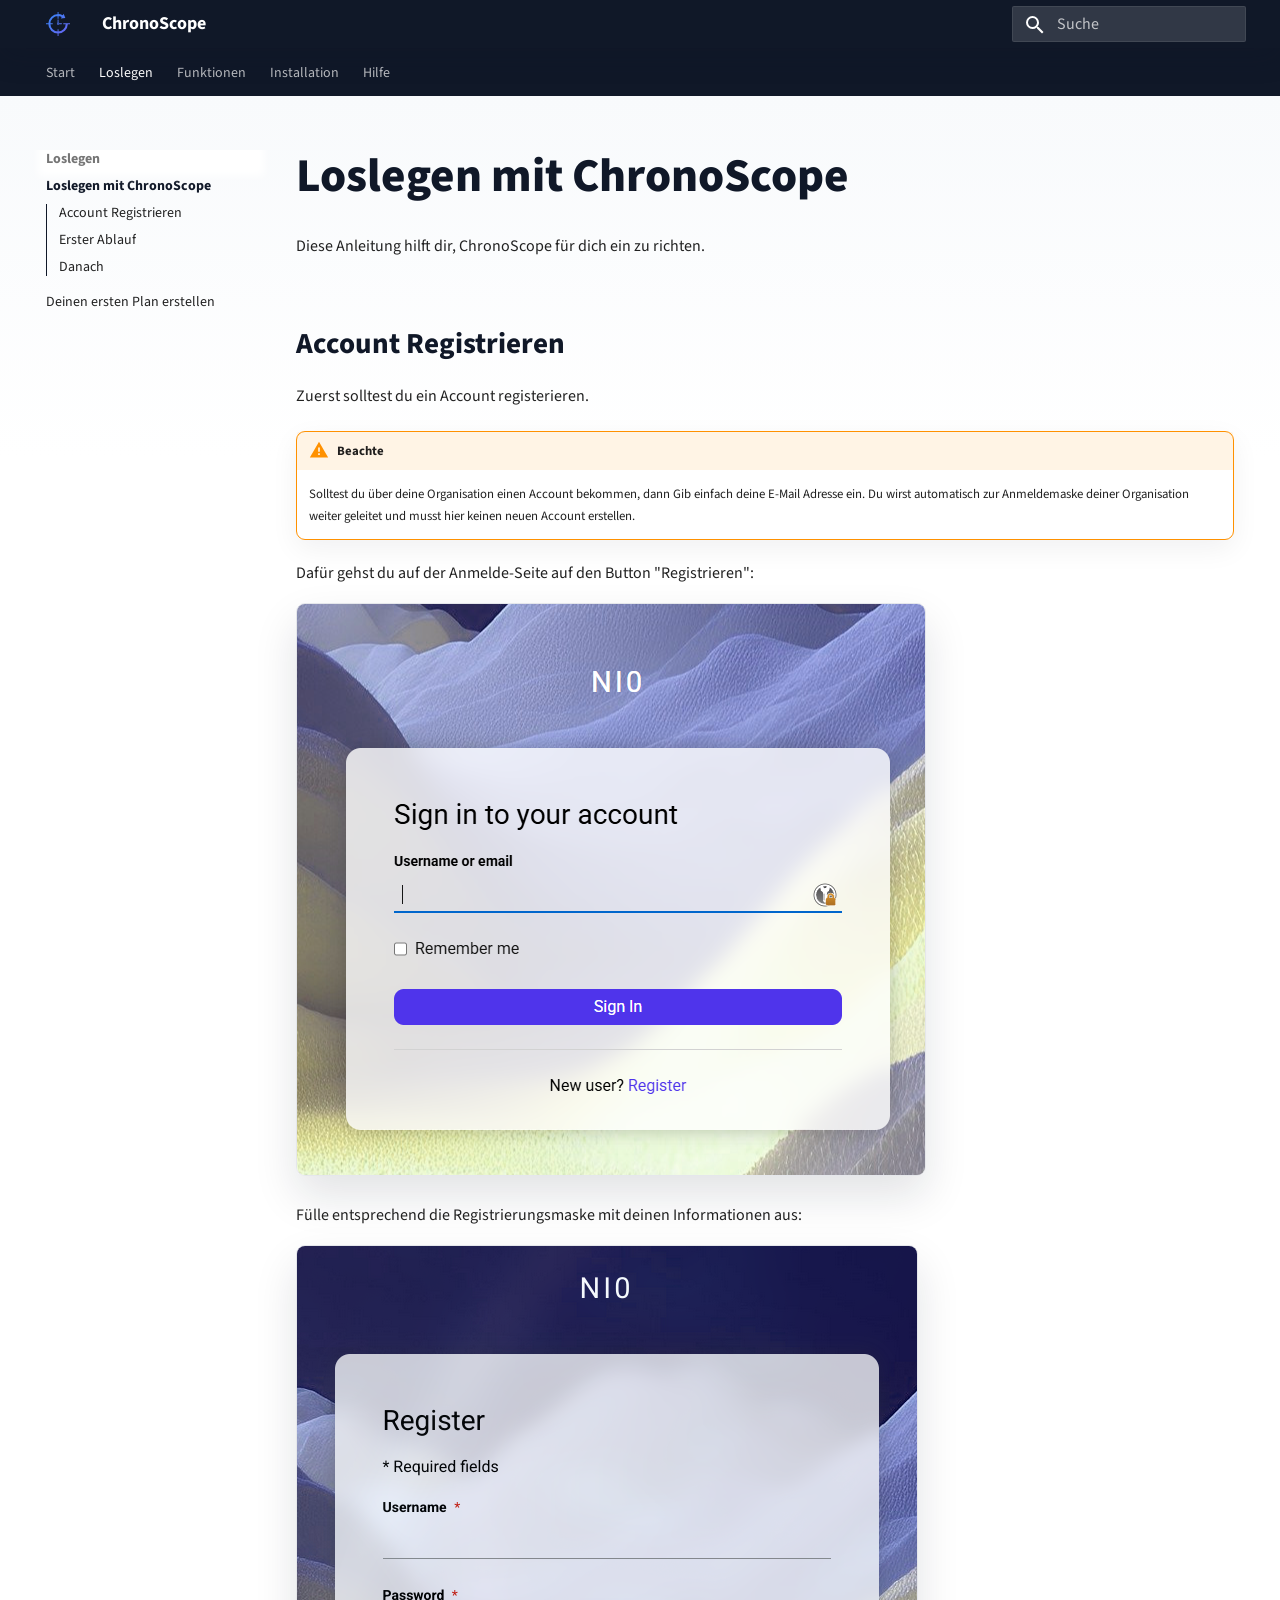
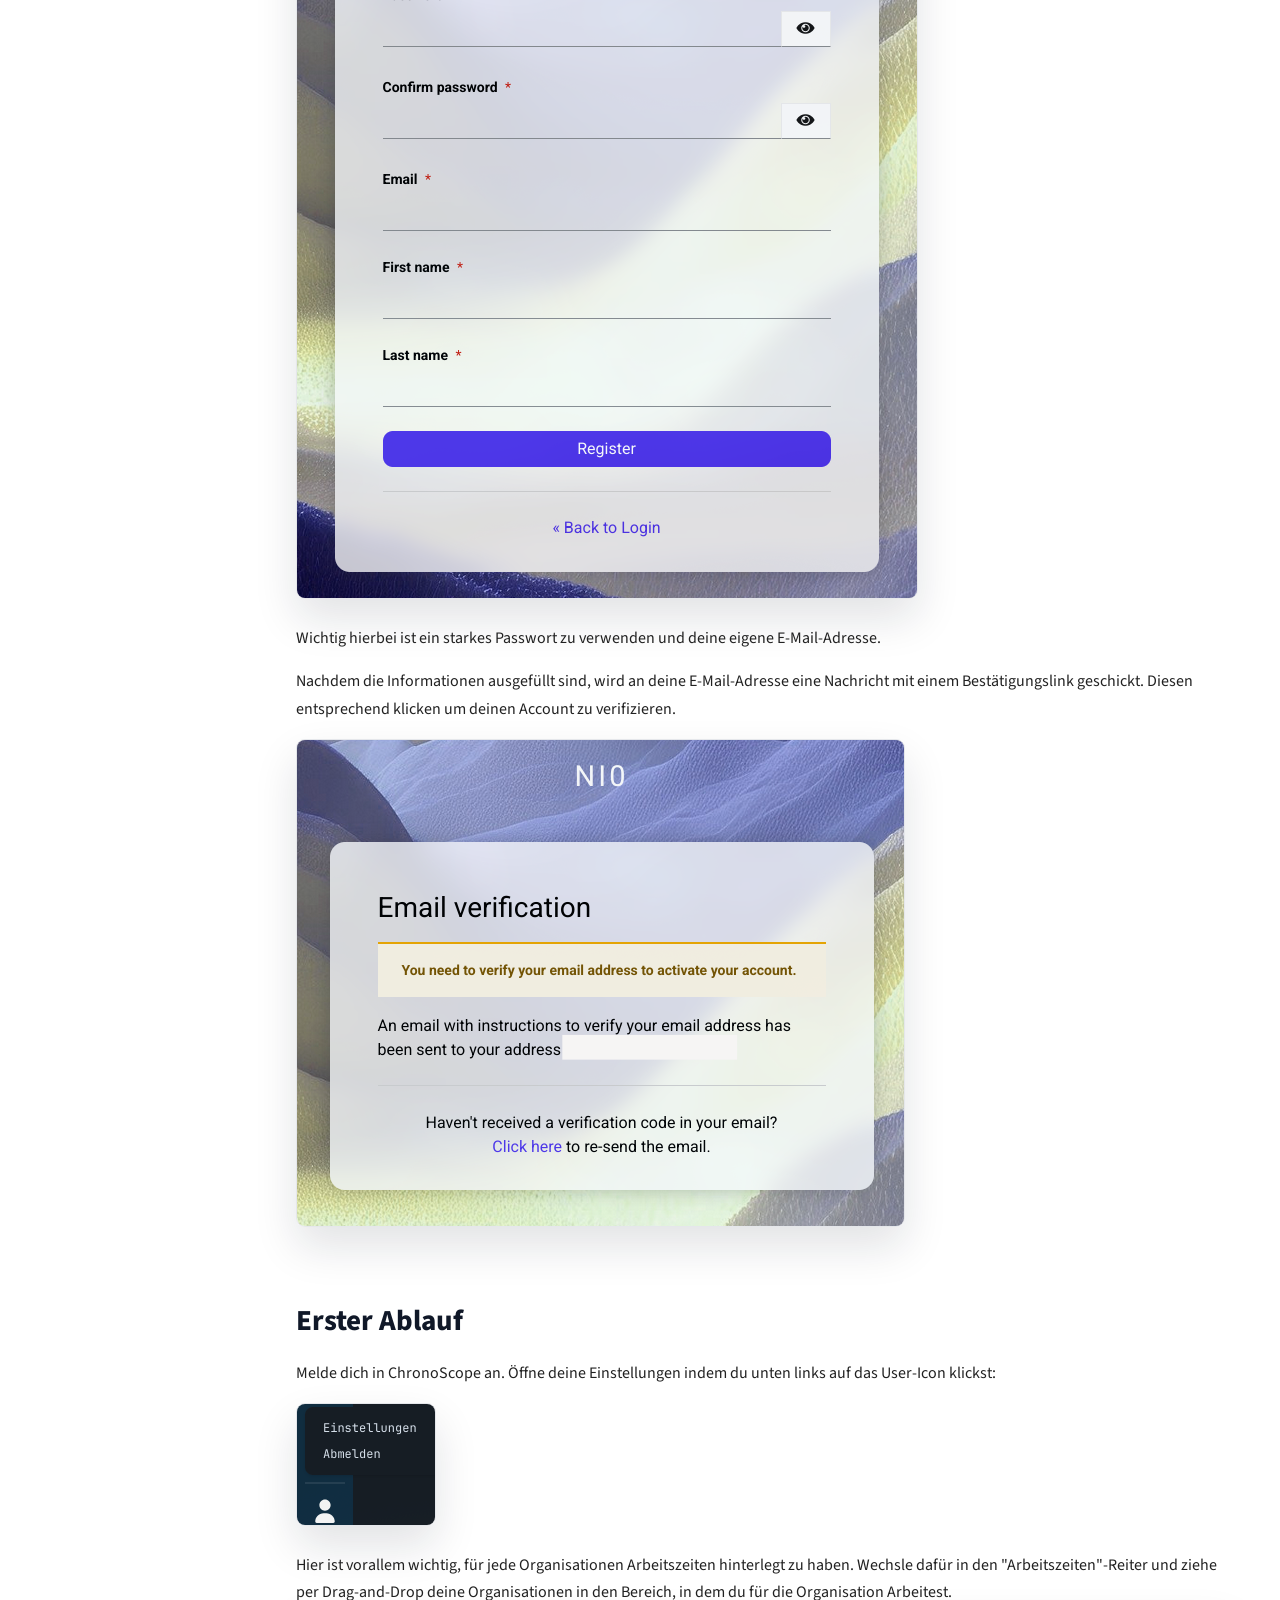
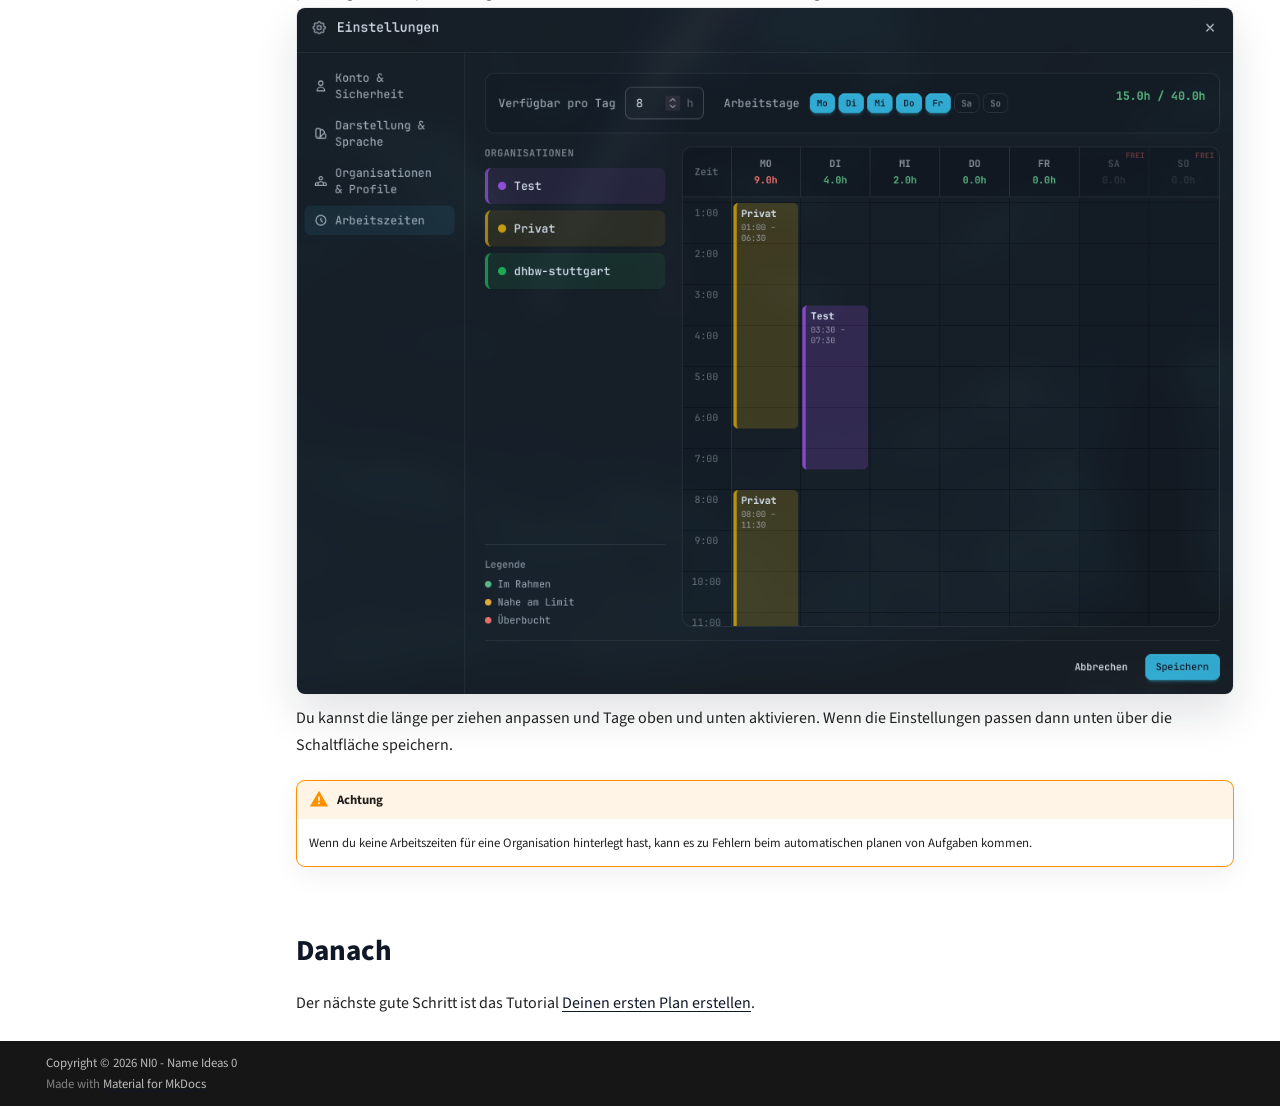
<file: getting-started/index.html>
<!doctype html>
<html lang="de" class="no-js">
  <head>
    
      <meta charset="utf-8">
      <meta name="viewport" content="width=device-width,initial-scale=1">
      
        <meta name="description" content="Verbraucherorientierte Dokumentation und Tutorials für ChronoScope.">
      
      
        <meta name="author" content="NI0 - Name Ideas 0">
      
      
        <link rel="canonical" href="https://docs.ni0.team/getting-started/">
      
      
        <link rel="prev" href="..">
      
      
        <link rel="next" href="../tutorials/first-plan/">
      
      
        
      
      
      <link rel="icon" href="../assets/images/ChronoScope_logo.svg">
      <meta name="generator" content="mkdocs-1.6.1, mkdocs-material-9.7.6">
    
    
      
        <title>Loslegen mit ChronoScope - ChronoScope</title>
      
    
    
      <link rel="stylesheet" href="../assets/stylesheets/main.484c7ddc.min.css">
      
        
        <link rel="stylesheet" href="../assets/stylesheets/palette.ab4e12ef.min.css">
      
      


    
    
      
    
    
      
        
        
        <link rel="preconnect" href="https://fonts.gstatic.com" crossorigin>
        <link rel="stylesheet" href="https://fonts.googleapis.com/css?family=Source+Sans+3:300,300i,400,400i,700,700i%7CJetBrains+Mono:400,400i,700,700i&display=fallback">
        <style>:root{--md-text-font:"Source Sans 3";--md-code-font:"JetBrains Mono"}</style>
      
    
    
      <link rel="stylesheet" href="../assets/stylesheets/brand.css">
    
    <script>__md_scope=new URL("..",location),__md_hash=e=>[...e].reduce(((e,_)=>(e<<5)-e+_.charCodeAt(0)),0),__md_get=(e,_=localStorage,t=__md_scope)=>JSON.parse(_.getItem(t.pathname+"."+e)),__md_set=(e,_,t=localStorage,a=__md_scope)=>{try{t.setItem(a.pathname+"."+e,JSON.stringify(_))}catch(e){}}</script>
    
      

    
    
  </head>
  
  
    
    
      
    
    
    
    
    <body dir="ltr" data-md-color-scheme="default" data-md-color-primary="custom" data-md-color-accent="custom">
  
    
    <input class="md-toggle" data-md-toggle="drawer" type="checkbox" id="__drawer" autocomplete="off">
    <input class="md-toggle" data-md-toggle="search" type="checkbox" id="__search" autocomplete="off">
    <label class="md-overlay" for="__drawer"></label>
    <div data-md-component="skip">
      
        
        <a href="#loslegen-mit-chronoscope" class="md-skip">
          Zum Inhalt
        </a>
      
    </div>
    <div data-md-component="announce">
      
    </div>
    
    
      

<header class="md-header" data-md-component="header">
  <nav class="md-header__inner md-grid" aria-label="Kopfzeile">
    <a href=".." title="ChronoScope" class="md-header__button md-logo" aria-label="ChronoScope" data-md-component="logo">
      
  <img src="../assets/images/ChronoScope_logo.svg" alt="logo">

    </a>
    <label class="md-header__button md-icon" for="__drawer">
      
      <svg xmlns="http://www.w3.org/2000/svg" viewBox="0 0 24 24"><path d="M3 6h18v2H3zm0 5h18v2H3zm0 5h18v2H3z"/></svg>
    </label>
    <div class="md-header__title" data-md-component="header-title">
      <div class="md-header__ellipsis">
        <div class="md-header__topic">
          <span class="md-ellipsis">
            ChronoScope
          </span>
        </div>
        <div class="md-header__topic" data-md-component="header-topic">
          <span class="md-ellipsis">
            
              Loslegen mit ChronoScope
            
          </span>
        </div>
      </div>
    </div>
    
      
        <form class="md-header__option" data-md-component="palette">
  
    
    
    
    <input class="md-option" data-md-color-media="" data-md-color-scheme="default" data-md-color-primary="custom" data-md-color-accent="custom"  aria-hidden="true"  type="radio" name="__palette" id="__palette_0">
    
  
</form>
      
    
    
      <script>var palette=__md_get("__palette");if(palette&&palette.color){if("(prefers-color-scheme)"===palette.color.media){var media=matchMedia("(prefers-color-scheme: light)"),input=document.querySelector(media.matches?"[data-md-color-media='(prefers-color-scheme: light)']":"[data-md-color-media='(prefers-color-scheme: dark)']");palette.color.media=input.getAttribute("data-md-color-media"),palette.color.scheme=input.getAttribute("data-md-color-scheme"),palette.color.primary=input.getAttribute("data-md-color-primary"),palette.color.accent=input.getAttribute("data-md-color-accent")}for(var[key,value]of Object.entries(palette.color))document.body.setAttribute("data-md-color-"+key,value)}</script>
    
    
    
      
      
        <label class="md-header__button md-icon" for="__search">
          
          <svg xmlns="http://www.w3.org/2000/svg" viewBox="0 0 24 24"><path d="M9.5 3A6.5 6.5 0 0 1 16 9.5c0 1.61-.59 3.09-1.56 4.23l.27.27h.79l5 5-1.5 1.5-5-5v-.79l-.27-.27A6.52 6.52 0 0 1 9.5 16 6.5 6.5 0 0 1 3 9.5 6.5 6.5 0 0 1 9.5 3m0 2C7 5 5 7 5 9.5S7 14 9.5 14 14 12 14 9.5 12 5 9.5 5"/></svg>
        </label>
        <div class="md-search" data-md-component="search" role="dialog">
  <label class="md-search__overlay" for="__search"></label>
  <div class="md-search__inner" role="search">
    <form class="md-search__form" name="search">
      <input type="text" class="md-search__input" name="query" aria-label="Suche" placeholder="Suche" autocapitalize="off" autocorrect="off" autocomplete="off" spellcheck="false" data-md-component="search-query" required>
      <label class="md-search__icon md-icon" for="__search">
        
        <svg xmlns="http://www.w3.org/2000/svg" viewBox="0 0 24 24"><path d="M9.5 3A6.5 6.5 0 0 1 16 9.5c0 1.61-.59 3.09-1.56 4.23l.27.27h.79l5 5-1.5 1.5-5-5v-.79l-.27-.27A6.52 6.52 0 0 1 9.5 16 6.5 6.5 0 0 1 3 9.5 6.5 6.5 0 0 1 9.5 3m0 2C7 5 5 7 5 9.5S7 14 9.5 14 14 12 14 9.5 12 5 9.5 5"/></svg>
        
        <svg xmlns="http://www.w3.org/2000/svg" viewBox="0 0 24 24"><path d="M20 11v2H8l5.5 5.5-1.42 1.42L4.16 12l7.92-7.92L13.5 5.5 8 11z"/></svg>
      </label>
      <nav class="md-search__options" aria-label="Suche">
        
          <a href="javascript:void(0)" class="md-search__icon md-icon" title="Teilen" aria-label="Teilen" data-clipboard data-clipboard-text="" data-md-component="search-share" tabindex="-1">
            
            <svg xmlns="http://www.w3.org/2000/svg" viewBox="0 0 24 24"><path d="M18 16.08c-.76 0-1.44.3-1.96.77L8.91 12.7c.05-.23.09-.46.09-.7s-.04-.47-.09-.7l7.05-4.11c.54.5 1.25.81 2.04.81a3 3 0 0 0 3-3 3 3 0 0 0-3-3 3 3 0 0 0-3 3c0 .24.04.47.09.7L8.04 9.81C7.5 9.31 6.79 9 6 9a3 3 0 0 0-3 3 3 3 0 0 0 3 3c.79 0 1.5-.31 2.04-.81l7.12 4.15c-.05.21-.08.43-.08.66 0 1.61 1.31 2.91 2.92 2.91s2.92-1.3 2.92-2.91A2.92 2.92 0 0 0 18 16.08"/></svg>
          </a>
        
        <button type="reset" class="md-search__icon md-icon" title="Zurücksetzen" aria-label="Zurücksetzen" tabindex="-1">
          
          <svg xmlns="http://www.w3.org/2000/svg" viewBox="0 0 24 24"><path d="M19 6.41 17.59 5 12 10.59 6.41 5 5 6.41 10.59 12 5 17.59 6.41 19 12 13.41 17.59 19 19 17.59 13.41 12z"/></svg>
        </button>
      </nav>
      
        <div class="md-search__suggest" data-md-component="search-suggest"></div>
      
    </form>
    <div class="md-search__output">
      <div class="md-search__scrollwrap" tabindex="0" data-md-scrollfix>
        <div class="md-search-result" data-md-component="search-result">
          <div class="md-search-result__meta">
            Suche wird initialisiert
          </div>
          <ol class="md-search-result__list" role="presentation"></ol>
        </div>
      </div>
    </div>
  </div>
</div>
      
    
    
  </nav>
  
</header>
    
    <div class="md-container" data-md-component="container">
      
      
        
          
            
<nav class="md-tabs" aria-label="Hauptnavigation" data-md-component="tabs">
  <div class="md-grid">
    <ul class="md-tabs__list">
      
        
  
  
  
  
    <li class="md-tabs__item">
      <a href=".." class="md-tabs__link">
        
  
  
    
  
  Start

      </a>
    </li>
  

      
        
  
  
  
    
  
  
    
    
      <li class="md-tabs__item md-tabs__item--active">
        <a href="./" class="md-tabs__link">
          
  
  
    
  
  Loslegen

        </a>
      </li>
    
  

      
        
  
  
  
  
    
    
      <li class="md-tabs__item">
        <a href="../concepts/tasks/" class="md-tabs__link">
          
  
  
    
  
  Funktionen

        </a>
      </li>
    
  

      
        
  
  
  
  
    
    
      <li class="md-tabs__item">
        <a href="../installation/backend-setup/" class="md-tabs__link">
          
  
  
    
  
  Installation

        </a>
      </li>
    
  

      
        
  
  
  
  
    
    
      <li class="md-tabs__item">
        <a href="../faq/" class="md-tabs__link">
          
  
  
    
  
  Hilfe

        </a>
      </li>
    
  

      
    </ul>
  </div>
</nav>
          
        
      
      <main class="md-main" data-md-component="main">
        <div class="md-main__inner md-grid">
          
            
              
              <div class="md-sidebar md-sidebar--primary" data-md-component="sidebar" data-md-type="navigation" >
                <div class="md-sidebar__scrollwrap">
                  <div class="md-sidebar__inner">
                    


  


  

<nav class="md-nav md-nav--primary md-nav--lifted md-nav--integrated" aria-label="Navigation" data-md-level="0">
  <label class="md-nav__title" for="__drawer">
    <a href=".." title="ChronoScope" class="md-nav__button md-logo" aria-label="ChronoScope" data-md-component="logo">
      
  <img src="../assets/images/ChronoScope_logo.svg" alt="logo">

    </a>
    ChronoScope
  </label>
  
  <ul class="md-nav__list" data-md-scrollfix>
    
      
      
  
  
  
  
    <li class="md-nav__item">
      <a href=".." class="md-nav__link">
        
  
  
  <span class="md-ellipsis">
    
  
    Start
  

    
  </span>
  
  

      </a>
    </li>
  

    
      
      
  
  
    
  
  
  
    
    
      
        
      
        
      
    
    
    
      
        
        
      
      
        
      
    
    
    <li class="md-nav__item md-nav__item--active md-nav__item--section md-nav__item--nested">
      
        
        
        <input class="md-nav__toggle md-toggle " type="checkbox" id="__nav_2" checked>
        
          
          <label class="md-nav__link" for="__nav_2" id="__nav_2_label" tabindex="">
            
  
  
  <span class="md-ellipsis">
    
  
    Loslegen
  

    
  </span>
  
  

            <span class="md-nav__icon md-icon"></span>
          </label>
        
        <nav class="md-nav" data-md-level="1" aria-labelledby="__nav_2_label" aria-expanded="true">
          <label class="md-nav__title" for="__nav_2">
            <span class="md-nav__icon md-icon"></span>
            
  
    Loslegen
  

          </label>
          <ul class="md-nav__list" data-md-scrollfix>
            
              
                
  
  
    
  
  
  
    <li class="md-nav__item md-nav__item--active">
      
      <input class="md-nav__toggle md-toggle" type="checkbox" id="__toc">
      
      
        
      
      
        <label class="md-nav__link md-nav__link--active" for="__toc">
          
  
  
  <span class="md-ellipsis">
    
  
    Loslegen mit ChronoScope
  

    
  </span>
  
  

          <span class="md-nav__icon md-icon"></span>
        </label>
      
      <a href="./" class="md-nav__link md-nav__link--active">
        
  
  
  <span class="md-ellipsis">
    
  
    Loslegen mit ChronoScope
  

    
  </span>
  
  

      </a>
      
        

<nav class="md-nav md-nav--secondary" aria-label="Inhaltsverzeichnis">
  
  
  
    
  
  
    <label class="md-nav__title" for="__toc">
      <span class="md-nav__icon md-icon"></span>
      Inhaltsverzeichnis
    </label>
    <ul class="md-nav__list" data-md-component="toc" data-md-scrollfix>
      
        <li class="md-nav__item">
  <a href="#account-registrieren" class="md-nav__link">
    <span class="md-ellipsis">
      
        Account Registrieren
      
    </span>
  </a>
  
</li>
      
        <li class="md-nav__item">
  <a href="#erster-ablauf" class="md-nav__link">
    <span class="md-ellipsis">
      
        Erster Ablauf
      
    </span>
  </a>
  
</li>
      
        <li class="md-nav__item">
  <a href="#danach" class="md-nav__link">
    <span class="md-ellipsis">
      
        Danach
      
    </span>
  </a>
  
</li>
      
    </ul>
  
</nav>
      
    </li>
  

              
            
              
                
  
  
  
  
    <li class="md-nav__item">
      <a href="../tutorials/first-plan/" class="md-nav__link">
        
  
  
  <span class="md-ellipsis">
    
  
    Deinen ersten Plan erstellen
  

    
  </span>
  
  

      </a>
    </li>
  

              
            
          </ul>
        </nav>
      
    </li>
  

    
      
      
  
  
  
  
    
    
      
        
      
        
      
        
      
    
    
    
      
      
        
      
    
    
    <li class="md-nav__item md-nav__item--nested">
      
        
        
        <input class="md-nav__toggle md-toggle " type="checkbox" id="__nav_3" >
        
          
          <label class="md-nav__link" for="__nav_3" id="__nav_3_label" tabindex="0">
            
  
  
  <span class="md-ellipsis">
    
  
    Funktionen
  

    
  </span>
  
  

            <span class="md-nav__icon md-icon"></span>
          </label>
        
        <nav class="md-nav" data-md-level="1" aria-labelledby="__nav_3_label" aria-expanded="false">
          <label class="md-nav__title" for="__nav_3">
            <span class="md-nav__icon md-icon"></span>
            
  
    Funktionen
  

          </label>
          <ul class="md-nav__list" data-md-scrollfix>
            
              
                
  
  
  
  
    <li class="md-nav__item">
      <a href="../concepts/tasks/" class="md-nav__link">
        
  
  
  <span class="md-ellipsis">
    
  
    Aufgaben verstehen
  

    
  </span>
  
  

      </a>
    </li>
  

              
            
              
                
  
  
  
  
    <li class="md-nav__item">
      <a href="../concepts/ui/" class="md-nav__link">
        
  
  
  <span class="md-ellipsis">
    
  
    Oberfläche verstehen
  

    
  </span>
  
  

      </a>
    </li>
  

              
            
              
                
  
  
  
  
    <li class="md-nav__item">
      <a href="../concepts/settings/" class="md-nav__link">
        
  
  
  <span class="md-ellipsis">
    
  
    Einstellungen verstehen
  

    
  </span>
  
  

      </a>
    </li>
  

              
            
          </ul>
        </nav>
      
    </li>
  

    
      
      
  
  
  
  
    
    
      
        
      
        
      
    
    
    
      
      
        
      
    
    
    <li class="md-nav__item md-nav__item--nested">
      
        
        
        <input class="md-nav__toggle md-toggle " type="checkbox" id="__nav_4" >
        
          
          <label class="md-nav__link" for="__nav_4" id="__nav_4_label" tabindex="0">
            
  
  
  <span class="md-ellipsis">
    
  
    Installation
  

    
  </span>
  
  

            <span class="md-nav__icon md-icon"></span>
          </label>
        
        <nav class="md-nav" data-md-level="1" aria-labelledby="__nav_4_label" aria-expanded="false">
          <label class="md-nav__title" for="__nav_4">
            <span class="md-nav__icon md-icon"></span>
            
  
    Installation
  

          </label>
          <ul class="md-nav__list" data-md-scrollfix>
            
              
                
  
  
  
  
    <li class="md-nav__item">
      <a href="../installation/backend-setup/" class="md-nav__link">
        
  
  
  <span class="md-ellipsis">
    
  
    Backend
  

    
  </span>
  
  

      </a>
    </li>
  

              
            
              
                
  
  
  
  
    <li class="md-nav__item">
      <a href="../installation/frontend-setup/" class="md-nav__link">
        
  
  
  <span class="md-ellipsis">
    
  
    Frontend
  

    
  </span>
  
  

      </a>
    </li>
  

              
            
          </ul>
        </nav>
      
    </li>
  

    
      
      
  
  
  
  
    
    
      
        
      
    
    
    
      
      
        
      
    
    
    <li class="md-nav__item md-nav__item--nested">
      
        
        
        <input class="md-nav__toggle md-toggle " type="checkbox" id="__nav_5" >
        
          
          <label class="md-nav__link" for="__nav_5" id="__nav_5_label" tabindex="0">
            
  
  
  <span class="md-ellipsis">
    
  
    Hilfe
  

    
  </span>
  
  

            <span class="md-nav__icon md-icon"></span>
          </label>
        
        <nav class="md-nav" data-md-level="1" aria-labelledby="__nav_5_label" aria-expanded="false">
          <label class="md-nav__title" for="__nav_5">
            <span class="md-nav__icon md-icon"></span>
            
  
    Hilfe
  

          </label>
          <ul class="md-nav__list" data-md-scrollfix>
            
              
                
  
  
  
  
    <li class="md-nav__item">
      <a href="../faq/" class="md-nav__link">
        
  
  
  <span class="md-ellipsis">
    
  
    Häufige Fragen
  

    
  </span>
  
  

      </a>
    </li>
  

              
            
          </ul>
        </nav>
      
    </li>
  

    
  </ul>
</nav>
                  </div>
                </div>
              </div>
            
            
          
          
            <div class="md-content" data-md-component="content">
              
              <article class="md-content__inner md-typeset">
                
                  



<h1 id="loslegen-mit-chronoscope">Loslegen mit ChronoScope<a class="headerlink" href="#loslegen-mit-chronoscope" title="Permanent link">&para;</a></h1>
<p>Diese Anleitung hilft dir, ChronoScope für dich ein zu richten.</p>
<h2 id="account-registrieren">Account Registrieren<a class="headerlink" href="#account-registrieren" title="Permanent link">&para;</a></h2>
<p>Zuerst solltest du ein Account registerieren.</p>
<div class="admonition warning">
<p class="admonition-title">Beachte</p>
<p>Solltest du über deine Organisation einen Account bekommen, dann Gib einfach deine E-Mail Adresse ein.
Du wirst automatisch zur Anmeldemaske deiner Organisation weiter geleitet und musst hier keinen neuen Account erstellen.</p>
</div>
<p>Dafür gehst du auf der Anmelde-Seite auf den Button "Registrieren":</p>
<p><img alt="Login" src="../assets/images/Login-Page.png" /></p>
<p>Fülle entsprechend die Registrierungsmaske mit deinen Informationen aus:</p>
<p><img alt="Registration" src="../assets/images/Login-Registration.png" /></p>
<p>Wichtig hierbei ist ein starkes Passwort zu verwenden und deine eigene E-Mail-Adresse.</p>
<p>Nachdem die Informationen ausgefüllt sind, wird an deine E-Mail-Adresse eine Nachricht mit einem Bestätigungslink geschickt.
Diesen entsprechend klicken um deinen Account zu verifizieren.</p>
<p><img alt="Verify" src="../assets/images/Login-Verify.png" /></p>
<h2 id="erster-ablauf">Erster Ablauf<a class="headerlink" href="#erster-ablauf" title="Permanent link">&para;</a></h2>
<p>Melde dich in ChronoScope an.
Öffne deine Einstellungen indem du unten links auf das User-Icon klickst:</p>
<p><img alt="Open Settings" src="../assets/images/Settings-Open.png" /></p>
<p>Hier ist vorallem wichtig, für jede Organisationen Arbeitszeiten hinterlegt zu haben.
Wechsle dafür in den "Arbeitszeiten"-Reiter und ziehe per Drag-and-Drop deine Organisationen in den Bereich, in dem du für die Organisation Arbeitest.
<img alt="Settings Workslots" src="../assets/images/Settings-Workslots.png" />
Du kannst die länge per ziehen anpassen und Tage oben und unten aktivieren.
Wenn die Einstellungen passen dann unten über die Schaltfläche speichern.</p>
<div class="admonition warning">
<p class="admonition-title">Achtung</p>
<p>Wenn du keine Arbeitszeiten für eine Organisation hinterlegt hast, kann es zu Fehlern beim automatischen planen von Aufgaben kommen.</p>
</div>
<h2 id="danach">Danach<a class="headerlink" href="#danach" title="Permanent link">&para;</a></h2>
<p>Der nächste gute Schritt ist das Tutorial <a href="../tutorials/first-plan/">Deinen ersten Plan erstellen</a>.</p>












                
              </article>
            </div>
          
          
  <script>var tabs=__md_get("__tabs");if(Array.isArray(tabs))e:for(var set of document.querySelectorAll(".tabbed-set")){var labels=set.querySelector(".tabbed-labels");for(var tab of tabs)for(var label of labels.getElementsByTagName("label"))if(label.innerText.trim()===tab){var input=document.getElementById(label.htmlFor);input.checked=!0;continue e}}</script>

<script>var target=document.getElementById(location.hash.slice(1));target&&target.name&&(target.checked=target.name.startsWith("__tabbed_"))</script>
        </div>
        
          <button type="button" class="md-top md-icon" data-md-component="top" hidden>
  
  <svg xmlns="http://www.w3.org/2000/svg" viewBox="0 0 24 24"><path d="M13 20h-2V8l-5.5 5.5-1.42-1.42L12 4.16l7.92 7.92-1.42 1.42L13 8z"/></svg>
  Zurück zum Seitenanfang
</button>
        
      </main>
      
        <footer class="md-footer">
  
  <div class="md-footer-meta md-typeset">
    <div class="md-footer-meta__inner md-grid">
      <div class="md-copyright">
  
    <div class="md-copyright__highlight">
      Copyright &copy; 2026 NI0 - Name Ideas 0
    </div>
  
  
    Made with
    <a href="https://squidfunk.github.io/mkdocs-material/" target="_blank" rel="noopener">
      Material for MkDocs
    </a>
  
</div>
      
    </div>
  </div>
</footer>
      
    </div>
    <div class="md-dialog" data-md-component="dialog">
      <div class="md-dialog__inner md-typeset"></div>
    </div>
    
    
    
      
      
      <script id="__config" type="application/json">{"annotate": null, "base": "..", "features": ["navigation.instant", "navigation.tracking", "navigation.tabs", "navigation.sections", "navigation.indexes", "navigation.top", "search.share", "search.suggest", "search.highlight", "content.tabs.link", "content.code.copy", "toc.integrate", "toc.follow"], "search": "../assets/javascripts/workers/search.2c215733.min.js", "tags": null, "translations": {"clipboard.copied": "In Zwischenablage kopiert", "clipboard.copy": "In Zwischenablage kopieren", "search.result.more.one": "1 weiteres Suchergebnis auf dieser Seite", "search.result.more.other": "# weitere Suchergebnisse auf dieser Seite", "search.result.none": "Keine Suchergebnisse", "search.result.one": "1 Suchergebnis", "search.result.other": "# Suchergebnisse", "search.result.placeholder": "Suchbegriff eingeben", "search.result.term.missing": "Es fehlt", "select.version": "Version ausw\u00e4hlen"}, "version": null}</script>
    
    
      <script src="../assets/javascripts/bundle.79ae519e.min.js"></script>
      
    
  </body>
</html>
</file>
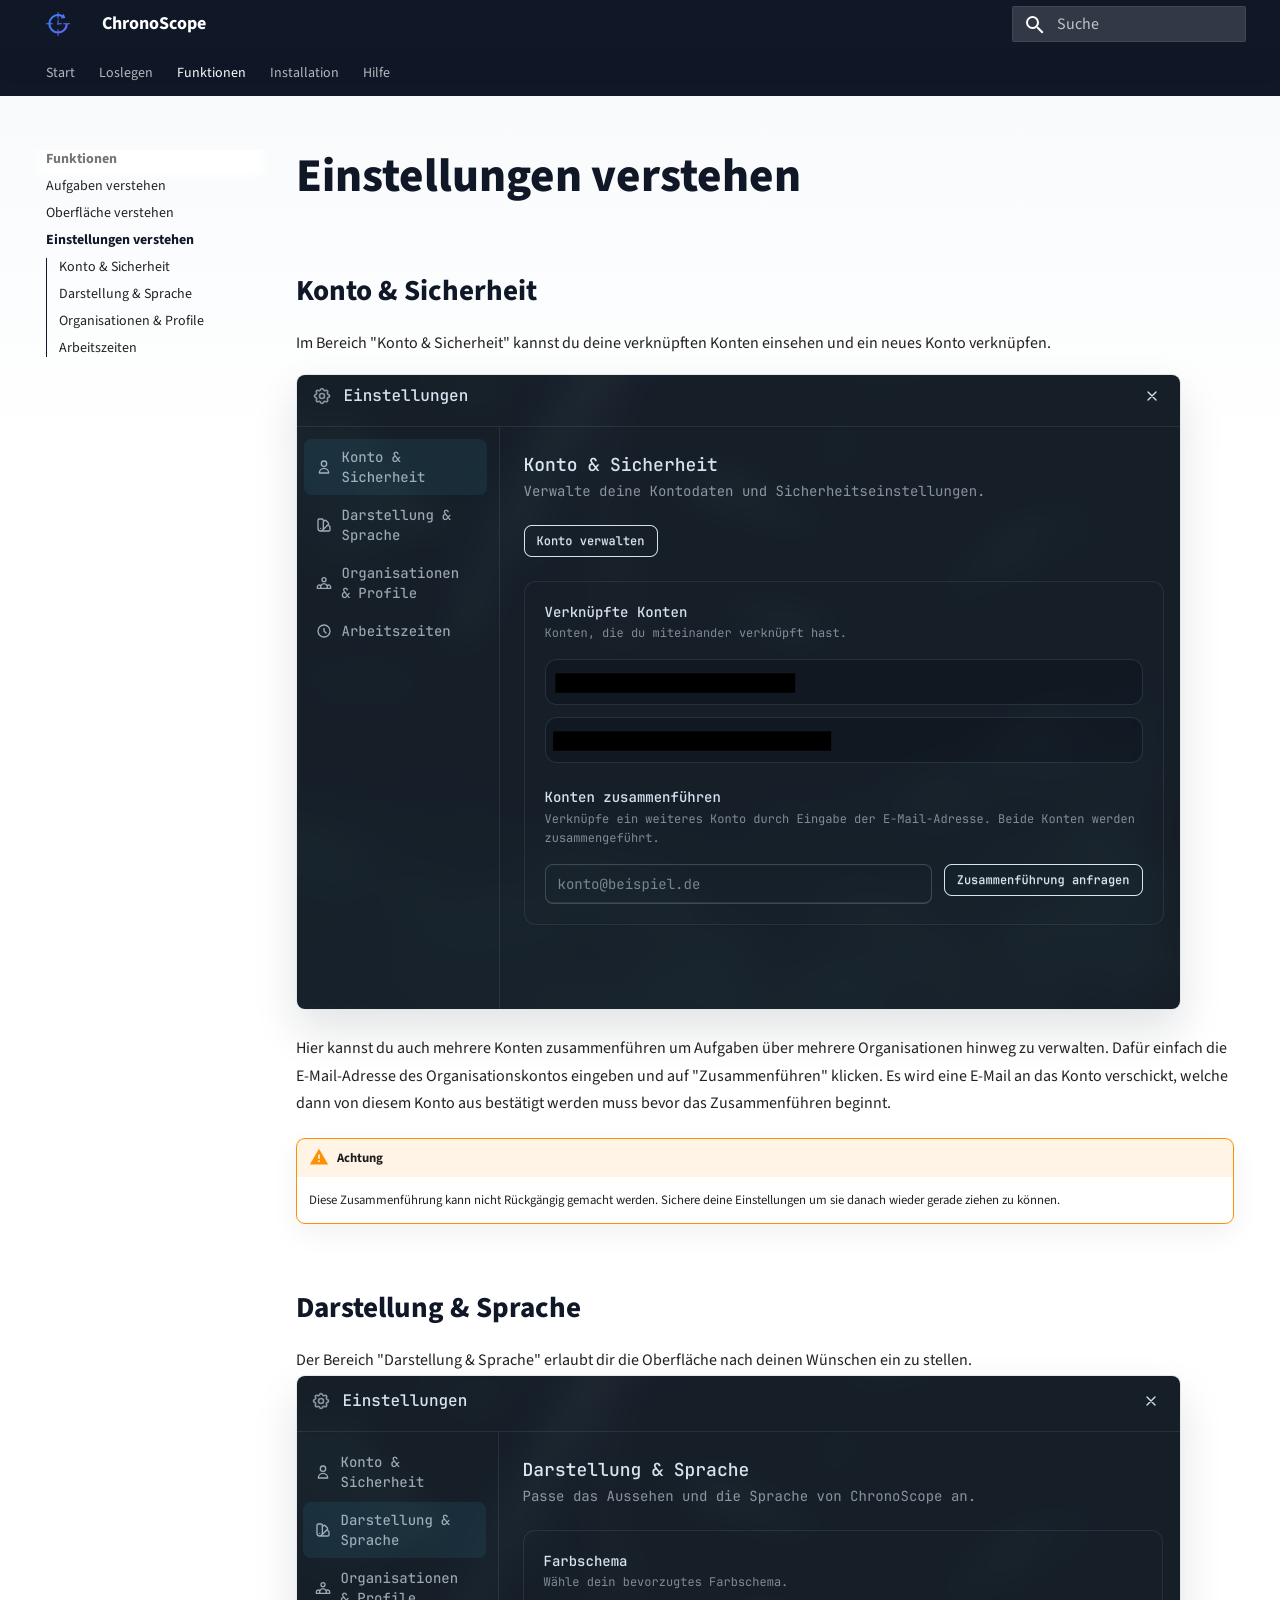
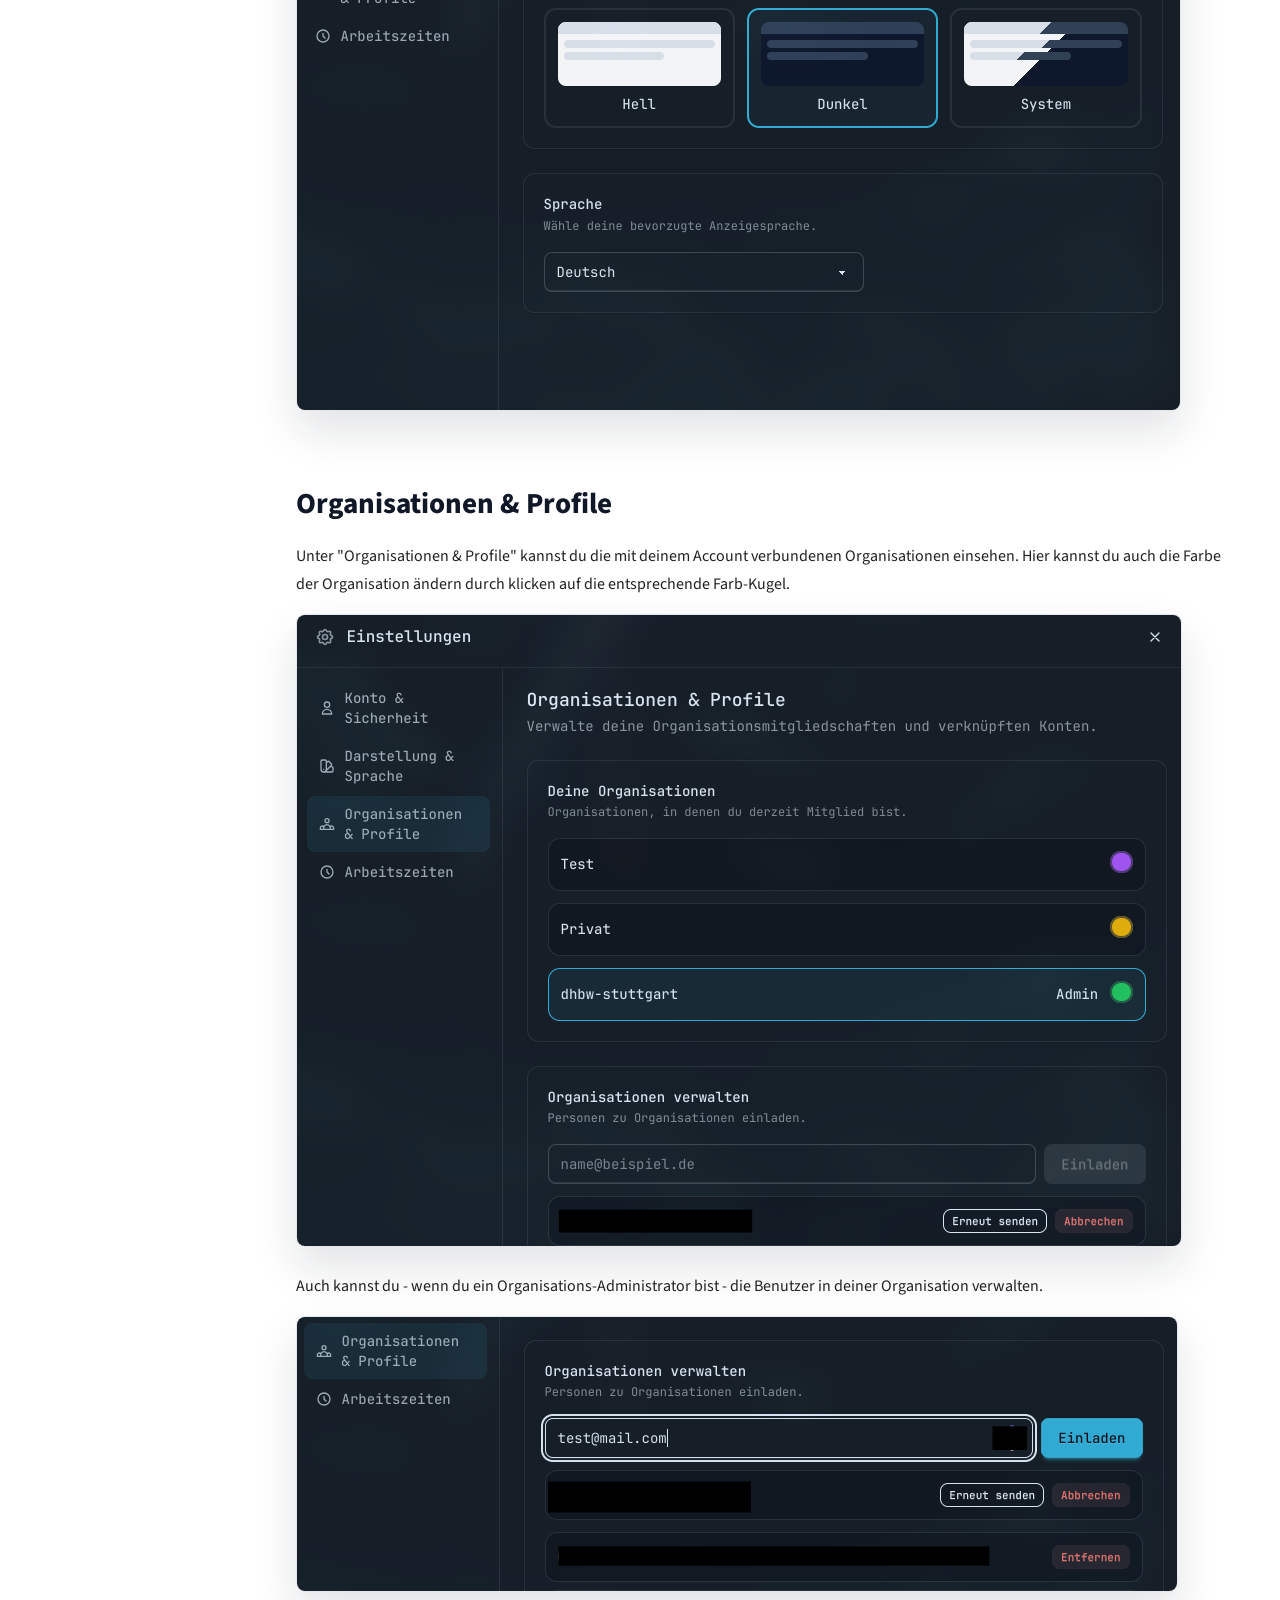
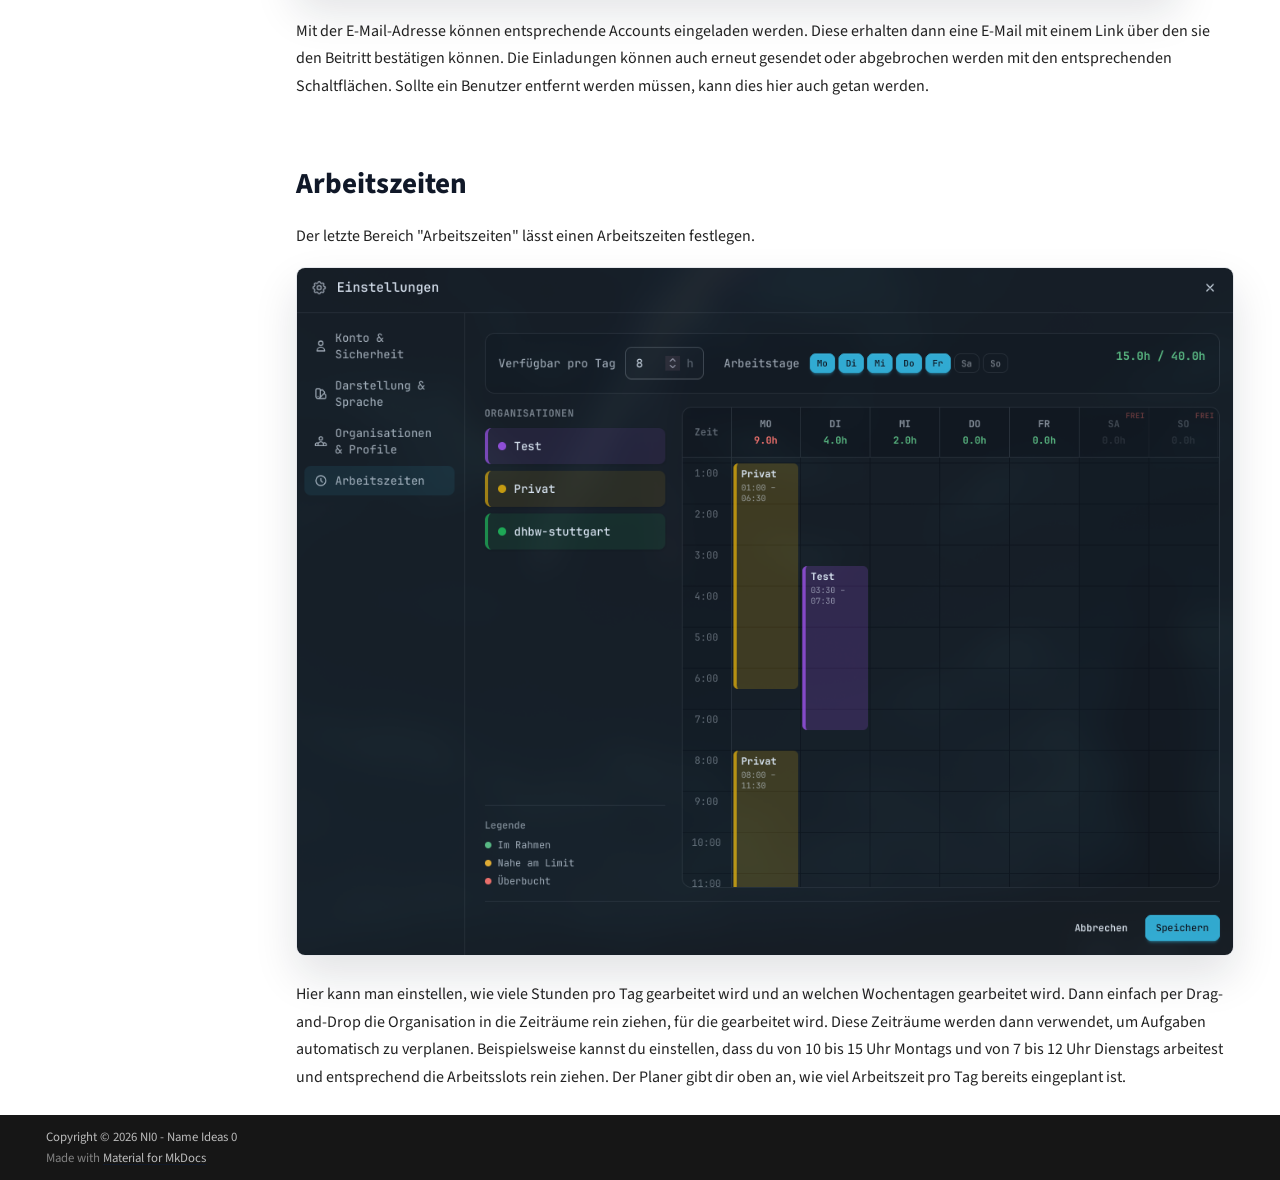
<file: concepts/settings/index.html>
<!doctype html>
<html lang="de" class="no-js">
  <head>
    
      <meta charset="utf-8">
      <meta name="viewport" content="width=device-width,initial-scale=1">
      
        <meta name="description" content="Verbraucherorientierte Dokumentation und Tutorials für ChronoScope.">
      
      
        <meta name="author" content="NI0 - Name Ideas 0">
      
      
        <link rel="canonical" href="https://docs.ni0.team/concepts/settings/">
      
      
        <link rel="prev" href="../ui/">
      
      
        <link rel="next" href="../../installation/backend-setup/">
      
      
        
      
      
      <link rel="icon" href="../../assets/images/ChronoScope_logo.svg">
      <meta name="generator" content="mkdocs-1.6.1, mkdocs-material-9.7.6">
    
    
      
        <title>Einstellungen verstehen - ChronoScope</title>
      
    
    
      <link rel="stylesheet" href="../../assets/stylesheets/main.484c7ddc.min.css">
      
        
        <link rel="stylesheet" href="../../assets/stylesheets/palette.ab4e12ef.min.css">
      
      


    
    
      
    
    
      
        
        
        <link rel="preconnect" href="https://fonts.gstatic.com" crossorigin>
        <link rel="stylesheet" href="https://fonts.googleapis.com/css?family=Source+Sans+3:300,300i,400,400i,700,700i%7CJetBrains+Mono:400,400i,700,700i&display=fallback">
        <style>:root{--md-text-font:"Source Sans 3";--md-code-font:"JetBrains Mono"}</style>
      
    
    
      <link rel="stylesheet" href="../../assets/stylesheets/brand.css">
    
    <script>__md_scope=new URL("../..",location),__md_hash=e=>[...e].reduce(((e,_)=>(e<<5)-e+_.charCodeAt(0)),0),__md_get=(e,_=localStorage,t=__md_scope)=>JSON.parse(_.getItem(t.pathname+"."+e)),__md_set=(e,_,t=localStorage,a=__md_scope)=>{try{t.setItem(a.pathname+"."+e,JSON.stringify(_))}catch(e){}}</script>
    
      

    
    
  </head>
  
  
    
    
      
    
    
    
    
    <body dir="ltr" data-md-color-scheme="default" data-md-color-primary="custom" data-md-color-accent="custom">
  
    
    <input class="md-toggle" data-md-toggle="drawer" type="checkbox" id="__drawer" autocomplete="off">
    <input class="md-toggle" data-md-toggle="search" type="checkbox" id="__search" autocomplete="off">
    <label class="md-overlay" for="__drawer"></label>
    <div data-md-component="skip">
      
        
        <a href="#einstellungen-verstehen" class="md-skip">
          Zum Inhalt
        </a>
      
    </div>
    <div data-md-component="announce">
      
    </div>
    
    
      

<header class="md-header" data-md-component="header">
  <nav class="md-header__inner md-grid" aria-label="Kopfzeile">
    <a href="../.." title="ChronoScope" class="md-header__button md-logo" aria-label="ChronoScope" data-md-component="logo">
      
  <img src="../../assets/images/ChronoScope_logo.svg" alt="logo">

    </a>
    <label class="md-header__button md-icon" for="__drawer">
      
      <svg xmlns="http://www.w3.org/2000/svg" viewBox="0 0 24 24"><path d="M3 6h18v2H3zm0 5h18v2H3zm0 5h18v2H3z"/></svg>
    </label>
    <div class="md-header__title" data-md-component="header-title">
      <div class="md-header__ellipsis">
        <div class="md-header__topic">
          <span class="md-ellipsis">
            ChronoScope
          </span>
        </div>
        <div class="md-header__topic" data-md-component="header-topic">
          <span class="md-ellipsis">
            
              Einstellungen verstehen
            
          </span>
        </div>
      </div>
    </div>
    
      
        <form class="md-header__option" data-md-component="palette">
  
    
    
    
    <input class="md-option" data-md-color-media="" data-md-color-scheme="default" data-md-color-primary="custom" data-md-color-accent="custom"  aria-hidden="true"  type="radio" name="__palette" id="__palette_0">
    
  
</form>
      
    
    
      <script>var palette=__md_get("__palette");if(palette&&palette.color){if("(prefers-color-scheme)"===palette.color.media){var media=matchMedia("(prefers-color-scheme: light)"),input=document.querySelector(media.matches?"[data-md-color-media='(prefers-color-scheme: light)']":"[data-md-color-media='(prefers-color-scheme: dark)']");palette.color.media=input.getAttribute("data-md-color-media"),palette.color.scheme=input.getAttribute("data-md-color-scheme"),palette.color.primary=input.getAttribute("data-md-color-primary"),palette.color.accent=input.getAttribute("data-md-color-accent")}for(var[key,value]of Object.entries(palette.color))document.body.setAttribute("data-md-color-"+key,value)}</script>
    
    
    
      
      
        <label class="md-header__button md-icon" for="__search">
          
          <svg xmlns="http://www.w3.org/2000/svg" viewBox="0 0 24 24"><path d="M9.5 3A6.5 6.5 0 0 1 16 9.5c0 1.61-.59 3.09-1.56 4.23l.27.27h.79l5 5-1.5 1.5-5-5v-.79l-.27-.27A6.52 6.52 0 0 1 9.5 16 6.5 6.5 0 0 1 3 9.5 6.5 6.5 0 0 1 9.5 3m0 2C7 5 5 7 5 9.5S7 14 9.5 14 14 12 14 9.5 12 5 9.5 5"/></svg>
        </label>
        <div class="md-search" data-md-component="search" role="dialog">
  <label class="md-search__overlay" for="__search"></label>
  <div class="md-search__inner" role="search">
    <form class="md-search__form" name="search">
      <input type="text" class="md-search__input" name="query" aria-label="Suche" placeholder="Suche" autocapitalize="off" autocorrect="off" autocomplete="off" spellcheck="false" data-md-component="search-query" required>
      <label class="md-search__icon md-icon" for="__search">
        
        <svg xmlns="http://www.w3.org/2000/svg" viewBox="0 0 24 24"><path d="M9.5 3A6.5 6.5 0 0 1 16 9.5c0 1.61-.59 3.09-1.56 4.23l.27.27h.79l5 5-1.5 1.5-5-5v-.79l-.27-.27A6.52 6.52 0 0 1 9.5 16 6.5 6.5 0 0 1 3 9.5 6.5 6.5 0 0 1 9.5 3m0 2C7 5 5 7 5 9.5S7 14 9.5 14 14 12 14 9.5 12 5 9.5 5"/></svg>
        
        <svg xmlns="http://www.w3.org/2000/svg" viewBox="0 0 24 24"><path d="M20 11v2H8l5.5 5.5-1.42 1.42L4.16 12l7.92-7.92L13.5 5.5 8 11z"/></svg>
      </label>
      <nav class="md-search__options" aria-label="Suche">
        
          <a href="javascript:void(0)" class="md-search__icon md-icon" title="Teilen" aria-label="Teilen" data-clipboard data-clipboard-text="" data-md-component="search-share" tabindex="-1">
            
            <svg xmlns="http://www.w3.org/2000/svg" viewBox="0 0 24 24"><path d="M18 16.08c-.76 0-1.44.3-1.96.77L8.91 12.7c.05-.23.09-.46.09-.7s-.04-.47-.09-.7l7.05-4.11c.54.5 1.25.81 2.04.81a3 3 0 0 0 3-3 3 3 0 0 0-3-3 3 3 0 0 0-3 3c0 .24.04.47.09.7L8.04 9.81C7.5 9.31 6.79 9 6 9a3 3 0 0 0-3 3 3 3 0 0 0 3 3c.79 0 1.5-.31 2.04-.81l7.12 4.15c-.05.21-.08.43-.08.66 0 1.61 1.31 2.91 2.92 2.91s2.92-1.3 2.92-2.91A2.92 2.92 0 0 0 18 16.08"/></svg>
          </a>
        
        <button type="reset" class="md-search__icon md-icon" title="Zurücksetzen" aria-label="Zurücksetzen" tabindex="-1">
          
          <svg xmlns="http://www.w3.org/2000/svg" viewBox="0 0 24 24"><path d="M19 6.41 17.59 5 12 10.59 6.41 5 5 6.41 10.59 12 5 17.59 6.41 19 12 13.41 17.59 19 19 17.59 13.41 12z"/></svg>
        </button>
      </nav>
      
        <div class="md-search__suggest" data-md-component="search-suggest"></div>
      
    </form>
    <div class="md-search__output">
      <div class="md-search__scrollwrap" tabindex="0" data-md-scrollfix>
        <div class="md-search-result" data-md-component="search-result">
          <div class="md-search-result__meta">
            Suche wird initialisiert
          </div>
          <ol class="md-search-result__list" role="presentation"></ol>
        </div>
      </div>
    </div>
  </div>
</div>
      
    
    
  </nav>
  
</header>
    
    <div class="md-container" data-md-component="container">
      
      
        
          
            
<nav class="md-tabs" aria-label="Hauptnavigation" data-md-component="tabs">
  <div class="md-grid">
    <ul class="md-tabs__list">
      
        
  
  
  
  
    <li class="md-tabs__item">
      <a href="../.." class="md-tabs__link">
        
  
  
    
  
  Start

      </a>
    </li>
  

      
        
  
  
  
  
    
    
      <li class="md-tabs__item">
        <a href="../../getting-started/" class="md-tabs__link">
          
  
  
    
  
  Loslegen

        </a>
      </li>
    
  

      
        
  
  
  
    
  
  
    
    
      <li class="md-tabs__item md-tabs__item--active">
        <a href="../tasks/" class="md-tabs__link">
          
  
  
    
  
  Funktionen

        </a>
      </li>
    
  

      
        
  
  
  
  
    
    
      <li class="md-tabs__item">
        <a href="../../installation/backend-setup/" class="md-tabs__link">
          
  
  
    
  
  Installation

        </a>
      </li>
    
  

      
        
  
  
  
  
    
    
      <li class="md-tabs__item">
        <a href="../../faq/" class="md-tabs__link">
          
  
  
    
  
  Hilfe

        </a>
      </li>
    
  

      
    </ul>
  </div>
</nav>
          
        
      
      <main class="md-main" data-md-component="main">
        <div class="md-main__inner md-grid">
          
            
              
              <div class="md-sidebar md-sidebar--primary" data-md-component="sidebar" data-md-type="navigation" >
                <div class="md-sidebar__scrollwrap">
                  <div class="md-sidebar__inner">
                    


  


  

<nav class="md-nav md-nav--primary md-nav--lifted md-nav--integrated" aria-label="Navigation" data-md-level="0">
  <label class="md-nav__title" for="__drawer">
    <a href="../.." title="ChronoScope" class="md-nav__button md-logo" aria-label="ChronoScope" data-md-component="logo">
      
  <img src="../../assets/images/ChronoScope_logo.svg" alt="logo">

    </a>
    ChronoScope
  </label>
  
  <ul class="md-nav__list" data-md-scrollfix>
    
      
      
  
  
  
  
    <li class="md-nav__item">
      <a href="../.." class="md-nav__link">
        
  
  
  <span class="md-ellipsis">
    
  
    Start
  

    
  </span>
  
  

      </a>
    </li>
  

    
      
      
  
  
  
  
    
    
      
        
      
        
      
    
    
    
      
      
        
      
    
    
    <li class="md-nav__item md-nav__item--nested">
      
        
        
        <input class="md-nav__toggle md-toggle " type="checkbox" id="__nav_2" >
        
          
          <label class="md-nav__link" for="__nav_2" id="__nav_2_label" tabindex="0">
            
  
  
  <span class="md-ellipsis">
    
  
    Loslegen
  

    
  </span>
  
  

            <span class="md-nav__icon md-icon"></span>
          </label>
        
        <nav class="md-nav" data-md-level="1" aria-labelledby="__nav_2_label" aria-expanded="false">
          <label class="md-nav__title" for="__nav_2">
            <span class="md-nav__icon md-icon"></span>
            
  
    Loslegen
  

          </label>
          <ul class="md-nav__list" data-md-scrollfix>
            
              
                
  
  
  
  
    <li class="md-nav__item">
      <a href="../../getting-started/" class="md-nav__link">
        
  
  
  <span class="md-ellipsis">
    
  
    Loslegen mit ChronoScope
  

    
  </span>
  
  

      </a>
    </li>
  

              
            
              
                
  
  
  
  
    <li class="md-nav__item">
      <a href="../../tutorials/first-plan/" class="md-nav__link">
        
  
  
  <span class="md-ellipsis">
    
  
    Deinen ersten Plan erstellen
  

    
  </span>
  
  

      </a>
    </li>
  

              
            
          </ul>
        </nav>
      
    </li>
  

    
      
      
  
  
    
  
  
  
    
    
      
        
      
        
      
        
      
    
    
    
      
        
        
      
      
        
      
    
    
    <li class="md-nav__item md-nav__item--active md-nav__item--section md-nav__item--nested">
      
        
        
        <input class="md-nav__toggle md-toggle " type="checkbox" id="__nav_3" checked>
        
          
          <label class="md-nav__link" for="__nav_3" id="__nav_3_label" tabindex="">
            
  
  
  <span class="md-ellipsis">
    
  
    Funktionen
  

    
  </span>
  
  

            <span class="md-nav__icon md-icon"></span>
          </label>
        
        <nav class="md-nav" data-md-level="1" aria-labelledby="__nav_3_label" aria-expanded="true">
          <label class="md-nav__title" for="__nav_3">
            <span class="md-nav__icon md-icon"></span>
            
  
    Funktionen
  

          </label>
          <ul class="md-nav__list" data-md-scrollfix>
            
              
                
  
  
  
  
    <li class="md-nav__item">
      <a href="../tasks/" class="md-nav__link">
        
  
  
  <span class="md-ellipsis">
    
  
    Aufgaben verstehen
  

    
  </span>
  
  

      </a>
    </li>
  

              
            
              
                
  
  
  
  
    <li class="md-nav__item">
      <a href="../ui/" class="md-nav__link">
        
  
  
  <span class="md-ellipsis">
    
  
    Oberfläche verstehen
  

    
  </span>
  
  

      </a>
    </li>
  

              
            
              
                
  
  
    
  
  
  
    <li class="md-nav__item md-nav__item--active">
      
      <input class="md-nav__toggle md-toggle" type="checkbox" id="__toc">
      
      
        
      
      
        <label class="md-nav__link md-nav__link--active" for="__toc">
          
  
  
  <span class="md-ellipsis">
    
  
    Einstellungen verstehen
  

    
  </span>
  
  

          <span class="md-nav__icon md-icon"></span>
        </label>
      
      <a href="./" class="md-nav__link md-nav__link--active">
        
  
  
  <span class="md-ellipsis">
    
  
    Einstellungen verstehen
  

    
  </span>
  
  

      </a>
      
        

<nav class="md-nav md-nav--secondary" aria-label="Inhaltsverzeichnis">
  
  
  
    
  
  
    <label class="md-nav__title" for="__toc">
      <span class="md-nav__icon md-icon"></span>
      Inhaltsverzeichnis
    </label>
    <ul class="md-nav__list" data-md-component="toc" data-md-scrollfix>
      
        <li class="md-nav__item">
  <a href="#konto-sicherheit" class="md-nav__link">
    <span class="md-ellipsis">
      
        Konto &amp; Sicherheit
      
    </span>
  </a>
  
</li>
      
        <li class="md-nav__item">
  <a href="#darstellung-sprache" class="md-nav__link">
    <span class="md-ellipsis">
      
        Darstellung &amp; Sprache
      
    </span>
  </a>
  
</li>
      
        <li class="md-nav__item">
  <a href="#organisationen-profile" class="md-nav__link">
    <span class="md-ellipsis">
      
        Organisationen &amp; Profile
      
    </span>
  </a>
  
</li>
      
        <li class="md-nav__item">
  <a href="#arbeitszeiten" class="md-nav__link">
    <span class="md-ellipsis">
      
        Arbeitszeiten
      
    </span>
  </a>
  
</li>
      
    </ul>
  
</nav>
      
    </li>
  

              
            
          </ul>
        </nav>
      
    </li>
  

    
      
      
  
  
  
  
    
    
      
        
      
        
      
    
    
    
      
      
        
      
    
    
    <li class="md-nav__item md-nav__item--nested">
      
        
        
        <input class="md-nav__toggle md-toggle " type="checkbox" id="__nav_4" >
        
          
          <label class="md-nav__link" for="__nav_4" id="__nav_4_label" tabindex="0">
            
  
  
  <span class="md-ellipsis">
    
  
    Installation
  

    
  </span>
  
  

            <span class="md-nav__icon md-icon"></span>
          </label>
        
        <nav class="md-nav" data-md-level="1" aria-labelledby="__nav_4_label" aria-expanded="false">
          <label class="md-nav__title" for="__nav_4">
            <span class="md-nav__icon md-icon"></span>
            
  
    Installation
  

          </label>
          <ul class="md-nav__list" data-md-scrollfix>
            
              
                
  
  
  
  
    <li class="md-nav__item">
      <a href="../../installation/backend-setup/" class="md-nav__link">
        
  
  
  <span class="md-ellipsis">
    
  
    Backend
  

    
  </span>
  
  

      </a>
    </li>
  

              
            
              
                
  
  
  
  
    <li class="md-nav__item">
      <a href="../../installation/frontend-setup/" class="md-nav__link">
        
  
  
  <span class="md-ellipsis">
    
  
    Frontend
  

    
  </span>
  
  

      </a>
    </li>
  

              
            
          </ul>
        </nav>
      
    </li>
  

    
      
      
  
  
  
  
    
    
      
        
      
    
    
    
      
      
        
      
    
    
    <li class="md-nav__item md-nav__item--nested">
      
        
        
        <input class="md-nav__toggle md-toggle " type="checkbox" id="__nav_5" >
        
          
          <label class="md-nav__link" for="__nav_5" id="__nav_5_label" tabindex="0">
            
  
  
  <span class="md-ellipsis">
    
  
    Hilfe
  

    
  </span>
  
  

            <span class="md-nav__icon md-icon"></span>
          </label>
        
        <nav class="md-nav" data-md-level="1" aria-labelledby="__nav_5_label" aria-expanded="false">
          <label class="md-nav__title" for="__nav_5">
            <span class="md-nav__icon md-icon"></span>
            
  
    Hilfe
  

          </label>
          <ul class="md-nav__list" data-md-scrollfix>
            
              
                
  
  
  
  
    <li class="md-nav__item">
      <a href="../../faq/" class="md-nav__link">
        
  
  
  <span class="md-ellipsis">
    
  
    Häufige Fragen
  

    
  </span>
  
  

      </a>
    </li>
  

              
            
          </ul>
        </nav>
      
    </li>
  

    
  </ul>
</nav>
                  </div>
                </div>
              </div>
            
            
          
          
            <div class="md-content" data-md-component="content">
              
              <article class="md-content__inner md-typeset">
                
                  



<h1 id="einstellungen-verstehen">Einstellungen verstehen<a class="headerlink" href="#einstellungen-verstehen" title="Permanent link">&para;</a></h1>
<h2 id="konto-sicherheit">Konto &amp; Sicherheit<a class="headerlink" href="#konto-sicherheit" title="Permanent link">&para;</a></h2>
<p>Im Bereich "Konto &amp; Sicherheit" kannst du deine verknüpften Konten einsehen und ein neues Konto verknüpfen.</p>
<p><img alt="Settings Account" src="../../assets/images/Settings-Account.png" /></p>
<p>Hier kannst du auch mehrere Konten zusammenführen um Aufgaben über mehrere Organisationen hinweg zu verwalten.
Dafür einfach die E-Mail-Adresse des Organisationskontos eingeben und auf "Zusammenführen" klicken.
Es wird eine E-Mail an das Konto verschickt, welche dann von diesem Konto aus bestätigt werden muss bevor das Zusammenführen beginnt.</p>
<div class="admonition warning">
<p class="admonition-title">Achtung</p>
<p>Diese Zusammenführung kann nicht Rückgängig gemacht werden.
Sichere deine Einstellungen um sie danach wieder gerade ziehen zu können.</p>
</div>
<h2 id="darstellung-sprache">Darstellung &amp; Sprache<a class="headerlink" href="#darstellung-sprache" title="Permanent link">&para;</a></h2>
<p>Der Bereich "Darstellung &amp; Sprache" erlaubt dir die Oberfläche nach deinen Wünschen ein zu stellen.
<img alt="Settings Theme" src="../../assets/images/Settings-Theme.png" /></p>
<h2 id="organisationen-profile">Organisationen &amp; Profile<a class="headerlink" href="#organisationen-profile" title="Permanent link">&para;</a></h2>
<p>Unter "Organisationen &amp; Profile" kannst du die mit deinem Account verbundenen Organisationen einsehen.
Hier kannst du auch die Farbe der Organisation ändern durch klicken auf die entsprechende Farb-Kugel.</p>
<p><img alt="Settings Organization" src="../../assets/images/Settings-Organization.png" /></p>
<p>Auch kannst du - wenn du ein Organisations-Administrator bist - die Benutzer in deiner Organisation verwalten.</p>
<p><img alt="Settings Invite" src="../../assets/images/Settings-Invite.png" /></p>
<p>Mit der E-Mail-Adresse können entsprechende Accounts eingeladen werden.
Diese erhalten dann eine E-Mail mit einem Link über den sie den Beitritt bestätigen können.
Die Einladungen können auch erneut gesendet oder abgebrochen werden mit den entsprechenden Schaltflächen.
Sollte ein Benutzer entfernt werden müssen, kann dies hier auch getan werden.</p>
<h2 id="arbeitszeiten">Arbeitszeiten<a class="headerlink" href="#arbeitszeiten" title="Permanent link">&para;</a></h2>
<p>Der letzte Bereich "Arbeitszeiten" lässt einen Arbeitszeiten festlegen.</p>
<p><img alt="Settings Workslots Edit" src="../../assets/images/Settings-Workslots.png" /></p>
<p>Hier kann man einstellen, wie viele Stunden pro Tag gearbeitet wird und an welchen Wochentagen gearbeitet wird.
Dann einfach per Drag-and-Drop die Organisation in die Zeiträume rein ziehen, für die gearbeitet wird.
Diese Zeiträume werden dann verwendet, um Aufgaben automatisch zu verplanen.
Beispielsweise kannst du einstellen, dass du von 10 bis 15 Uhr Montags und von 7 bis 12 Uhr Dienstags arbeitest und entsprechend die Arbeitsslots rein ziehen.
Der Planer gibt dir oben an, wie viel Arbeitszeit pro Tag bereits eingeplant ist.</p>












                
              </article>
            </div>
          
          
  <script>var tabs=__md_get("__tabs");if(Array.isArray(tabs))e:for(var set of document.querySelectorAll(".tabbed-set")){var labels=set.querySelector(".tabbed-labels");for(var tab of tabs)for(var label of labels.getElementsByTagName("label"))if(label.innerText.trim()===tab){var input=document.getElementById(label.htmlFor);input.checked=!0;continue e}}</script>

<script>var target=document.getElementById(location.hash.slice(1));target&&target.name&&(target.checked=target.name.startsWith("__tabbed_"))</script>
        </div>
        
          <button type="button" class="md-top md-icon" data-md-component="top" hidden>
  
  <svg xmlns="http://www.w3.org/2000/svg" viewBox="0 0 24 24"><path d="M13 20h-2V8l-5.5 5.5-1.42-1.42L12 4.16l7.92 7.92-1.42 1.42L13 8z"/></svg>
  Zurück zum Seitenanfang
</button>
        
      </main>
      
        <footer class="md-footer">
  
  <div class="md-footer-meta md-typeset">
    <div class="md-footer-meta__inner md-grid">
      <div class="md-copyright">
  
    <div class="md-copyright__highlight">
      Copyright &copy; 2026 NI0 - Name Ideas 0
    </div>
  
  
    Made with
    <a href="https://squidfunk.github.io/mkdocs-material/" target="_blank" rel="noopener">
      Material for MkDocs
    </a>
  
</div>
      
    </div>
  </div>
</footer>
      
    </div>
    <div class="md-dialog" data-md-component="dialog">
      <div class="md-dialog__inner md-typeset"></div>
    </div>
    
    
    
      
      
      <script id="__config" type="application/json">{"annotate": null, "base": "../..", "features": ["navigation.instant", "navigation.tracking", "navigation.tabs", "navigation.sections", "navigation.indexes", "navigation.top", "search.share", "search.suggest", "search.highlight", "content.tabs.link", "content.code.copy", "toc.integrate", "toc.follow"], "search": "../../assets/javascripts/workers/search.2c215733.min.js", "tags": null, "translations": {"clipboard.copied": "In Zwischenablage kopiert", "clipboard.copy": "In Zwischenablage kopieren", "search.result.more.one": "1 weiteres Suchergebnis auf dieser Seite", "search.result.more.other": "# weitere Suchergebnisse auf dieser Seite", "search.result.none": "Keine Suchergebnisse", "search.result.one": "1 Suchergebnis", "search.result.other": "# Suchergebnisse", "search.result.placeholder": "Suchbegriff eingeben", "search.result.term.missing": "Es fehlt", "select.version": "Version ausw\u00e4hlen"}, "version": null}</script>
    
    
      <script src="../../assets/javascripts/bundle.79ae519e.min.js"></script>
      
    
  </body>
</html>
</file>
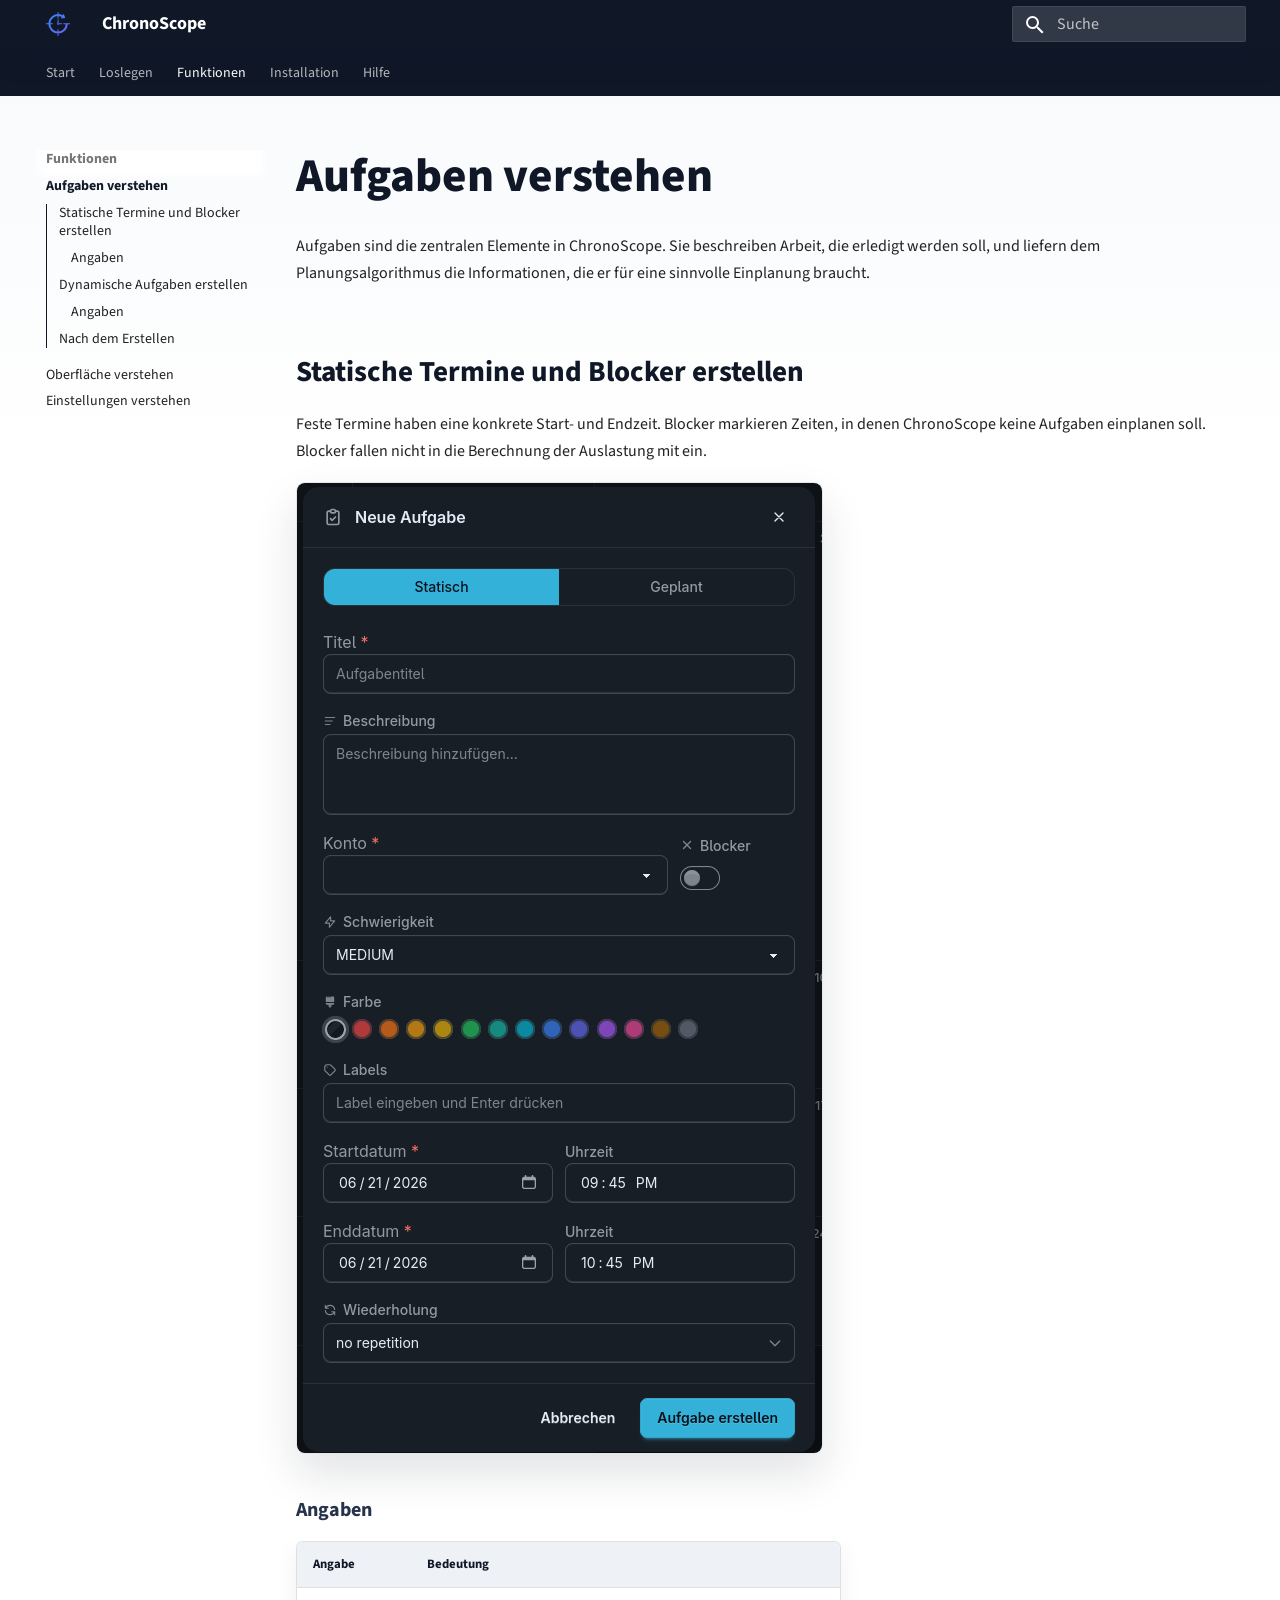
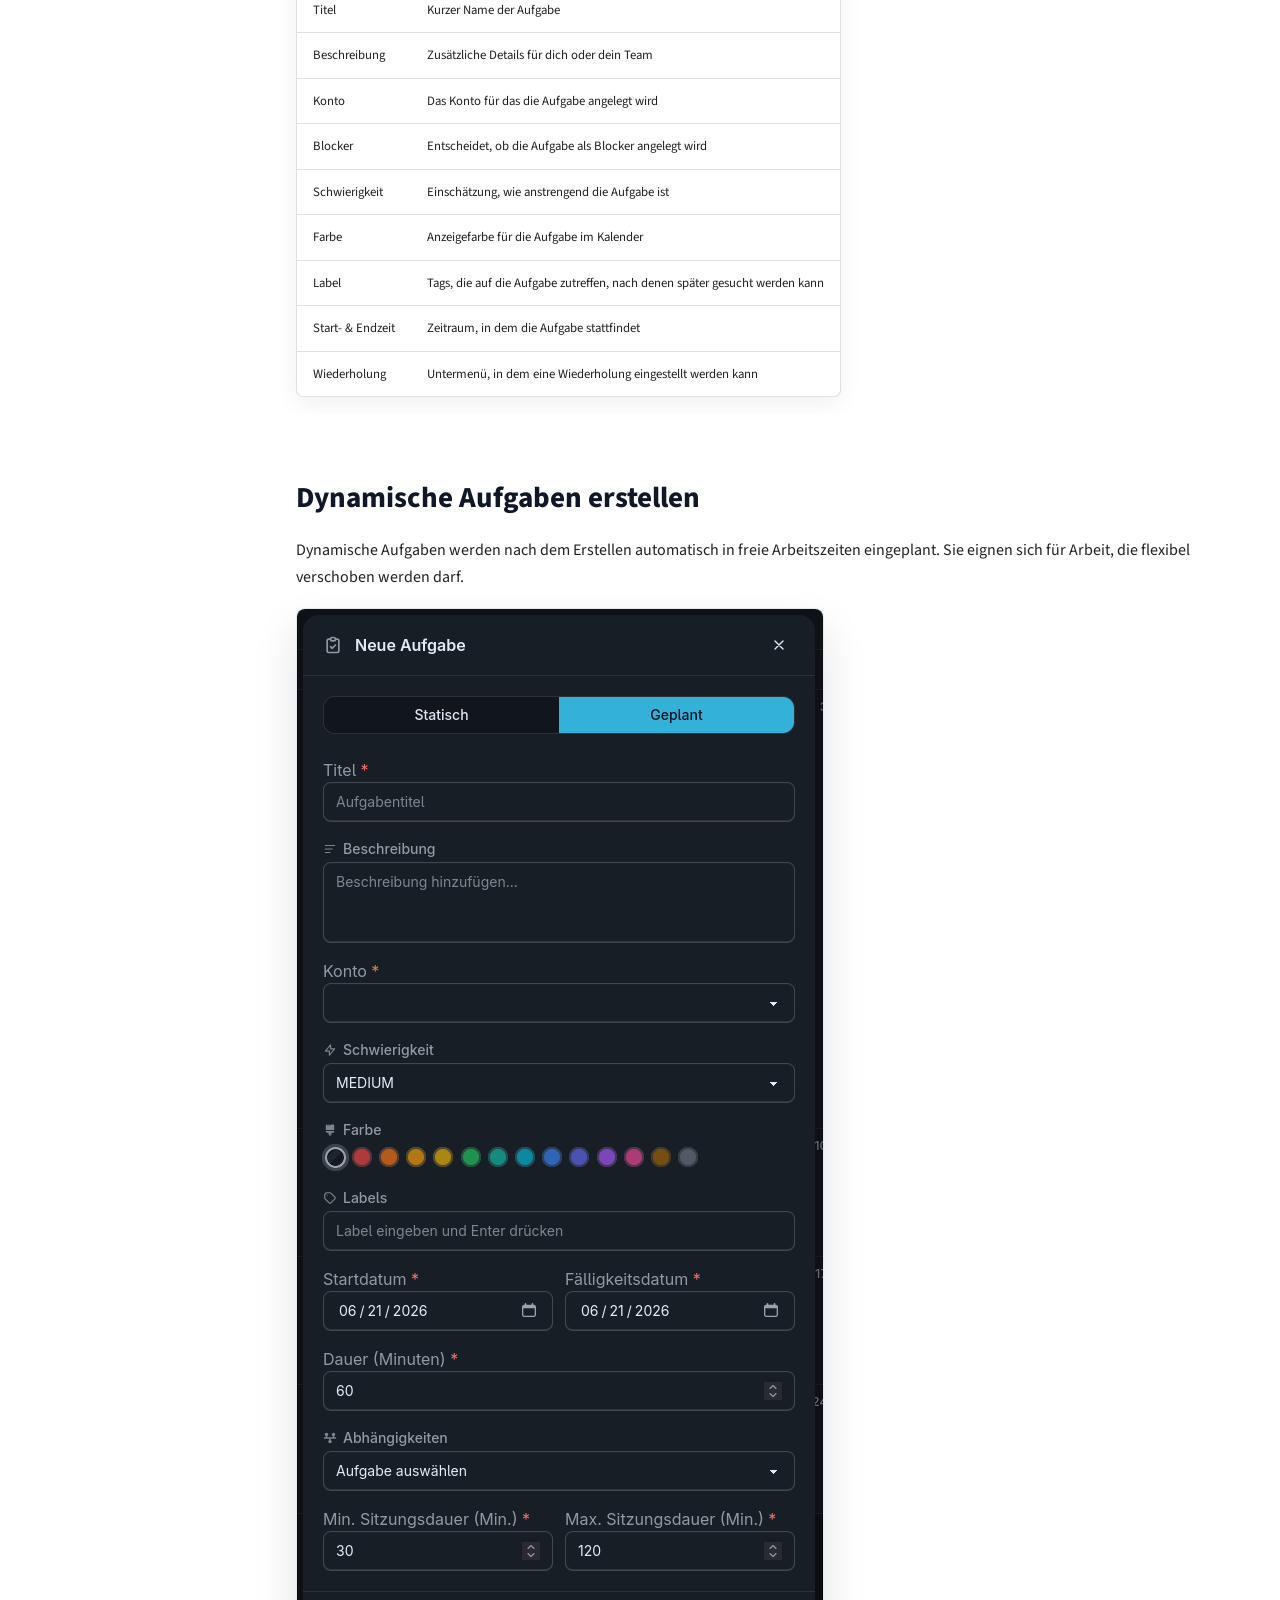
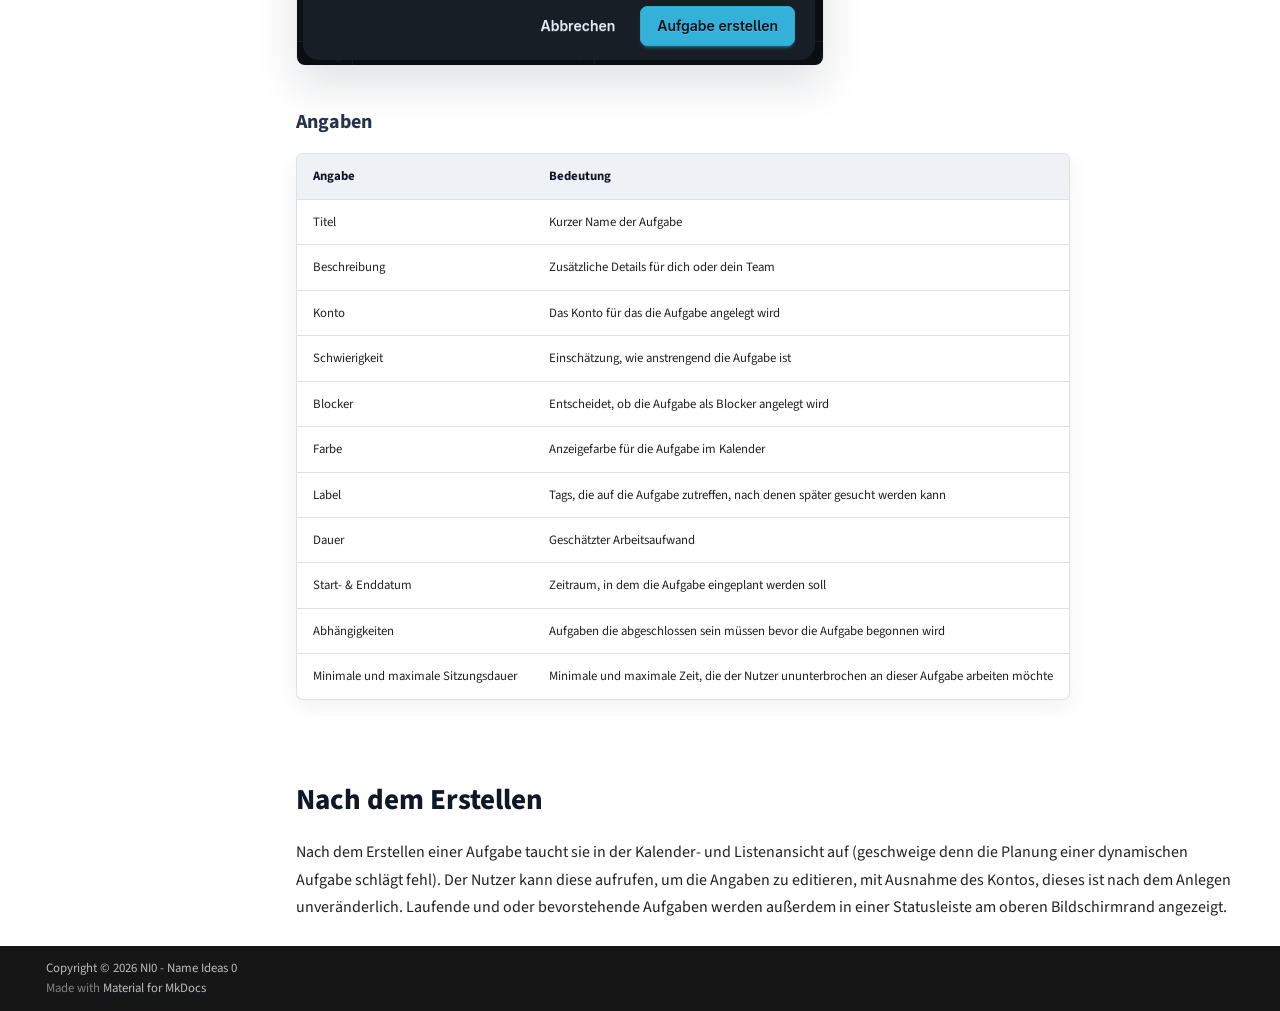
<file: concepts/tasks/index.html>
<!doctype html>
<html lang="de" class="no-js">
  <head>
    
      <meta charset="utf-8">
      <meta name="viewport" content="width=device-width,initial-scale=1">
      
        <meta name="description" content="Verbraucherorientierte Dokumentation und Tutorials für ChronoScope.">
      
      
        <meta name="author" content="NI0 - Name Ideas 0">
      
      
        <link rel="canonical" href="https://docs.ni0.team/concepts/tasks/">
      
      
        <link rel="prev" href="../../tutorials/first-plan/">
      
      
        <link rel="next" href="../ui/">
      
      
        
      
      
      <link rel="icon" href="../../assets/images/ChronoScope_logo.svg">
      <meta name="generator" content="mkdocs-1.6.1, mkdocs-material-9.7.6">
    
    
      
        <title>Aufgaben verstehen - ChronoScope</title>
      
    
    
      <link rel="stylesheet" href="../../assets/stylesheets/main.484c7ddc.min.css">
      
        
        <link rel="stylesheet" href="../../assets/stylesheets/palette.ab4e12ef.min.css">
      
      


    
    
      
    
    
      
        
        
        <link rel="preconnect" href="https://fonts.gstatic.com" crossorigin>
        <link rel="stylesheet" href="https://fonts.googleapis.com/css?family=Source+Sans+3:300,300i,400,400i,700,700i%7CJetBrains+Mono:400,400i,700,700i&display=fallback">
        <style>:root{--md-text-font:"Source Sans 3";--md-code-font:"JetBrains Mono"}</style>
      
    
    
      <link rel="stylesheet" href="../../assets/stylesheets/brand.css">
    
    <script>__md_scope=new URL("../..",location),__md_hash=e=>[...e].reduce(((e,_)=>(e<<5)-e+_.charCodeAt(0)),0),__md_get=(e,_=localStorage,t=__md_scope)=>JSON.parse(_.getItem(t.pathname+"."+e)),__md_set=(e,_,t=localStorage,a=__md_scope)=>{try{t.setItem(a.pathname+"."+e,JSON.stringify(_))}catch(e){}}</script>
    
      

    
    
  </head>
  
  
    
    
      
    
    
    
    
    <body dir="ltr" data-md-color-scheme="default" data-md-color-primary="custom" data-md-color-accent="custom">
  
    
    <input class="md-toggle" data-md-toggle="drawer" type="checkbox" id="__drawer" autocomplete="off">
    <input class="md-toggle" data-md-toggle="search" type="checkbox" id="__search" autocomplete="off">
    <label class="md-overlay" for="__drawer"></label>
    <div data-md-component="skip">
      
        
        <a href="#aufgaben-verstehen" class="md-skip">
          Zum Inhalt
        </a>
      
    </div>
    <div data-md-component="announce">
      
    </div>
    
    
      

<header class="md-header" data-md-component="header">
  <nav class="md-header__inner md-grid" aria-label="Kopfzeile">
    <a href="../.." title="ChronoScope" class="md-header__button md-logo" aria-label="ChronoScope" data-md-component="logo">
      
  <img src="../../assets/images/ChronoScope_logo.svg" alt="logo">

    </a>
    <label class="md-header__button md-icon" for="__drawer">
      
      <svg xmlns="http://www.w3.org/2000/svg" viewBox="0 0 24 24"><path d="M3 6h18v2H3zm0 5h18v2H3zm0 5h18v2H3z"/></svg>
    </label>
    <div class="md-header__title" data-md-component="header-title">
      <div class="md-header__ellipsis">
        <div class="md-header__topic">
          <span class="md-ellipsis">
            ChronoScope
          </span>
        </div>
        <div class="md-header__topic" data-md-component="header-topic">
          <span class="md-ellipsis">
            
              Aufgaben verstehen
            
          </span>
        </div>
      </div>
    </div>
    
      
        <form class="md-header__option" data-md-component="palette">
  
    
    
    
    <input class="md-option" data-md-color-media="" data-md-color-scheme="default" data-md-color-primary="custom" data-md-color-accent="custom"  aria-hidden="true"  type="radio" name="__palette" id="__palette_0">
    
  
</form>
      
    
    
      <script>var palette=__md_get("__palette");if(palette&&palette.color){if("(prefers-color-scheme)"===palette.color.media){var media=matchMedia("(prefers-color-scheme: light)"),input=document.querySelector(media.matches?"[data-md-color-media='(prefers-color-scheme: light)']":"[data-md-color-media='(prefers-color-scheme: dark)']");palette.color.media=input.getAttribute("data-md-color-media"),palette.color.scheme=input.getAttribute("data-md-color-scheme"),palette.color.primary=input.getAttribute("data-md-color-primary"),palette.color.accent=input.getAttribute("data-md-color-accent")}for(var[key,value]of Object.entries(palette.color))document.body.setAttribute("data-md-color-"+key,value)}</script>
    
    
    
      
      
        <label class="md-header__button md-icon" for="__search">
          
          <svg xmlns="http://www.w3.org/2000/svg" viewBox="0 0 24 24"><path d="M9.5 3A6.5 6.5 0 0 1 16 9.5c0 1.61-.59 3.09-1.56 4.23l.27.27h.79l5 5-1.5 1.5-5-5v-.79l-.27-.27A6.52 6.52 0 0 1 9.5 16 6.5 6.5 0 0 1 3 9.5 6.5 6.5 0 0 1 9.5 3m0 2C7 5 5 7 5 9.5S7 14 9.5 14 14 12 14 9.5 12 5 9.5 5"/></svg>
        </label>
        <div class="md-search" data-md-component="search" role="dialog">
  <label class="md-search__overlay" for="__search"></label>
  <div class="md-search__inner" role="search">
    <form class="md-search__form" name="search">
      <input type="text" class="md-search__input" name="query" aria-label="Suche" placeholder="Suche" autocapitalize="off" autocorrect="off" autocomplete="off" spellcheck="false" data-md-component="search-query" required>
      <label class="md-search__icon md-icon" for="__search">
        
        <svg xmlns="http://www.w3.org/2000/svg" viewBox="0 0 24 24"><path d="M9.5 3A6.5 6.5 0 0 1 16 9.5c0 1.61-.59 3.09-1.56 4.23l.27.27h.79l5 5-1.5 1.5-5-5v-.79l-.27-.27A6.52 6.52 0 0 1 9.5 16 6.5 6.5 0 0 1 3 9.5 6.5 6.5 0 0 1 9.5 3m0 2C7 5 5 7 5 9.5S7 14 9.5 14 14 12 14 9.5 12 5 9.5 5"/></svg>
        
        <svg xmlns="http://www.w3.org/2000/svg" viewBox="0 0 24 24"><path d="M20 11v2H8l5.5 5.5-1.42 1.42L4.16 12l7.92-7.92L13.5 5.5 8 11z"/></svg>
      </label>
      <nav class="md-search__options" aria-label="Suche">
        
          <a href="javascript:void(0)" class="md-search__icon md-icon" title="Teilen" aria-label="Teilen" data-clipboard data-clipboard-text="" data-md-component="search-share" tabindex="-1">
            
            <svg xmlns="http://www.w3.org/2000/svg" viewBox="0 0 24 24"><path d="M18 16.08c-.76 0-1.44.3-1.96.77L8.91 12.7c.05-.23.09-.46.09-.7s-.04-.47-.09-.7l7.05-4.11c.54.5 1.25.81 2.04.81a3 3 0 0 0 3-3 3 3 0 0 0-3-3 3 3 0 0 0-3 3c0 .24.04.47.09.7L8.04 9.81C7.5 9.31 6.79 9 6 9a3 3 0 0 0-3 3 3 3 0 0 0 3 3c.79 0 1.5-.31 2.04-.81l7.12 4.15c-.05.21-.08.43-.08.66 0 1.61 1.31 2.91 2.92 2.91s2.92-1.3 2.92-2.91A2.92 2.92 0 0 0 18 16.08"/></svg>
          </a>
        
        <button type="reset" class="md-search__icon md-icon" title="Zurücksetzen" aria-label="Zurücksetzen" tabindex="-1">
          
          <svg xmlns="http://www.w3.org/2000/svg" viewBox="0 0 24 24"><path d="M19 6.41 17.59 5 12 10.59 6.41 5 5 6.41 10.59 12 5 17.59 6.41 19 12 13.41 17.59 19 19 17.59 13.41 12z"/></svg>
        </button>
      </nav>
      
        <div class="md-search__suggest" data-md-component="search-suggest"></div>
      
    </form>
    <div class="md-search__output">
      <div class="md-search__scrollwrap" tabindex="0" data-md-scrollfix>
        <div class="md-search-result" data-md-component="search-result">
          <div class="md-search-result__meta">
            Suche wird initialisiert
          </div>
          <ol class="md-search-result__list" role="presentation"></ol>
        </div>
      </div>
    </div>
  </div>
</div>
      
    
    
  </nav>
  
</header>
    
    <div class="md-container" data-md-component="container">
      
      
        
          
            
<nav class="md-tabs" aria-label="Hauptnavigation" data-md-component="tabs">
  <div class="md-grid">
    <ul class="md-tabs__list">
      
        
  
  
  
  
    <li class="md-tabs__item">
      <a href="../.." class="md-tabs__link">
        
  
  
    
  
  Start

      </a>
    </li>
  

      
        
  
  
  
  
    
    
      <li class="md-tabs__item">
        <a href="../../getting-started/" class="md-tabs__link">
          
  
  
    
  
  Loslegen

        </a>
      </li>
    
  

      
        
  
  
  
    
  
  
    
    
      <li class="md-tabs__item md-tabs__item--active">
        <a href="./" class="md-tabs__link">
          
  
  
    
  
  Funktionen

        </a>
      </li>
    
  

      
        
  
  
  
  
    
    
      <li class="md-tabs__item">
        <a href="../../installation/backend-setup/" class="md-tabs__link">
          
  
  
    
  
  Installation

        </a>
      </li>
    
  

      
        
  
  
  
  
    
    
      <li class="md-tabs__item">
        <a href="../../faq/" class="md-tabs__link">
          
  
  
    
  
  Hilfe

        </a>
      </li>
    
  

      
    </ul>
  </div>
</nav>
          
        
      
      <main class="md-main" data-md-component="main">
        <div class="md-main__inner md-grid">
          
            
              
              <div class="md-sidebar md-sidebar--primary" data-md-component="sidebar" data-md-type="navigation" >
                <div class="md-sidebar__scrollwrap">
                  <div class="md-sidebar__inner">
                    


  


  

<nav class="md-nav md-nav--primary md-nav--lifted md-nav--integrated" aria-label="Navigation" data-md-level="0">
  <label class="md-nav__title" for="__drawer">
    <a href="../.." title="ChronoScope" class="md-nav__button md-logo" aria-label="ChronoScope" data-md-component="logo">
      
  <img src="../../assets/images/ChronoScope_logo.svg" alt="logo">

    </a>
    ChronoScope
  </label>
  
  <ul class="md-nav__list" data-md-scrollfix>
    
      
      
  
  
  
  
    <li class="md-nav__item">
      <a href="../.." class="md-nav__link">
        
  
  
  <span class="md-ellipsis">
    
  
    Start
  

    
  </span>
  
  

      </a>
    </li>
  

    
      
      
  
  
  
  
    
    
      
        
      
        
      
    
    
    
      
      
        
      
    
    
    <li class="md-nav__item md-nav__item--nested">
      
        
        
        <input class="md-nav__toggle md-toggle " type="checkbox" id="__nav_2" >
        
          
          <label class="md-nav__link" for="__nav_2" id="__nav_2_label" tabindex="0">
            
  
  
  <span class="md-ellipsis">
    
  
    Loslegen
  

    
  </span>
  
  

            <span class="md-nav__icon md-icon"></span>
          </label>
        
        <nav class="md-nav" data-md-level="1" aria-labelledby="__nav_2_label" aria-expanded="false">
          <label class="md-nav__title" for="__nav_2">
            <span class="md-nav__icon md-icon"></span>
            
  
    Loslegen
  

          </label>
          <ul class="md-nav__list" data-md-scrollfix>
            
              
                
  
  
  
  
    <li class="md-nav__item">
      <a href="../../getting-started/" class="md-nav__link">
        
  
  
  <span class="md-ellipsis">
    
  
    Loslegen mit ChronoScope
  

    
  </span>
  
  

      </a>
    </li>
  

              
            
              
                
  
  
  
  
    <li class="md-nav__item">
      <a href="../../tutorials/first-plan/" class="md-nav__link">
        
  
  
  <span class="md-ellipsis">
    
  
    Deinen ersten Plan erstellen
  

    
  </span>
  
  

      </a>
    </li>
  

              
            
          </ul>
        </nav>
      
    </li>
  

    
      
      
  
  
    
  
  
  
    
    
      
        
      
        
      
        
      
    
    
    
      
        
        
      
      
        
      
    
    
    <li class="md-nav__item md-nav__item--active md-nav__item--section md-nav__item--nested">
      
        
        
        <input class="md-nav__toggle md-toggle " type="checkbox" id="__nav_3" checked>
        
          
          <label class="md-nav__link" for="__nav_3" id="__nav_3_label" tabindex="">
            
  
  
  <span class="md-ellipsis">
    
  
    Funktionen
  

    
  </span>
  
  

            <span class="md-nav__icon md-icon"></span>
          </label>
        
        <nav class="md-nav" data-md-level="1" aria-labelledby="__nav_3_label" aria-expanded="true">
          <label class="md-nav__title" for="__nav_3">
            <span class="md-nav__icon md-icon"></span>
            
  
    Funktionen
  

          </label>
          <ul class="md-nav__list" data-md-scrollfix>
            
              
                
  
  
    
  
  
  
    <li class="md-nav__item md-nav__item--active">
      
      <input class="md-nav__toggle md-toggle" type="checkbox" id="__toc">
      
      
        
      
      
        <label class="md-nav__link md-nav__link--active" for="__toc">
          
  
  
  <span class="md-ellipsis">
    
  
    Aufgaben verstehen
  

    
  </span>
  
  

          <span class="md-nav__icon md-icon"></span>
        </label>
      
      <a href="./" class="md-nav__link md-nav__link--active">
        
  
  
  <span class="md-ellipsis">
    
  
    Aufgaben verstehen
  

    
  </span>
  
  

      </a>
      
        

<nav class="md-nav md-nav--secondary" aria-label="Inhaltsverzeichnis">
  
  
  
    
  
  
    <label class="md-nav__title" for="__toc">
      <span class="md-nav__icon md-icon"></span>
      Inhaltsverzeichnis
    </label>
    <ul class="md-nav__list" data-md-component="toc" data-md-scrollfix>
      
        <li class="md-nav__item">
  <a href="#statische-termine-und-blocker-erstellen" class="md-nav__link">
    <span class="md-ellipsis">
      
        Statische Termine und Blocker erstellen
      
    </span>
  </a>
  
    <nav class="md-nav" aria-label="Statische Termine und Blocker erstellen">
      <ul class="md-nav__list">
        
          <li class="md-nav__item">
  <a href="#angaben" class="md-nav__link">
    <span class="md-ellipsis">
      
        Angaben
      
    </span>
  </a>
  
</li>
        
      </ul>
    </nav>
  
</li>
      
        <li class="md-nav__item">
  <a href="#dynamische-aufgaben-erstellen" class="md-nav__link">
    <span class="md-ellipsis">
      
        Dynamische Aufgaben erstellen
      
    </span>
  </a>
  
    <nav class="md-nav" aria-label="Dynamische Aufgaben erstellen">
      <ul class="md-nav__list">
        
          <li class="md-nav__item">
  <a href="#angaben_1" class="md-nav__link">
    <span class="md-ellipsis">
      
        Angaben
      
    </span>
  </a>
  
</li>
        
      </ul>
    </nav>
  
</li>
      
        <li class="md-nav__item">
  <a href="#nach-dem-erstellen" class="md-nav__link">
    <span class="md-ellipsis">
      
        Nach dem Erstellen
      
    </span>
  </a>
  
</li>
      
    </ul>
  
</nav>
      
    </li>
  

              
            
              
                
  
  
  
  
    <li class="md-nav__item">
      <a href="../ui/" class="md-nav__link">
        
  
  
  <span class="md-ellipsis">
    
  
    Oberfläche verstehen
  

    
  </span>
  
  

      </a>
    </li>
  

              
            
              
                
  
  
  
  
    <li class="md-nav__item">
      <a href="../settings/" class="md-nav__link">
        
  
  
  <span class="md-ellipsis">
    
  
    Einstellungen verstehen
  

    
  </span>
  
  

      </a>
    </li>
  

              
            
          </ul>
        </nav>
      
    </li>
  

    
      
      
  
  
  
  
    
    
      
        
      
        
      
    
    
    
      
      
        
      
    
    
    <li class="md-nav__item md-nav__item--nested">
      
        
        
        <input class="md-nav__toggle md-toggle " type="checkbox" id="__nav_4" >
        
          
          <label class="md-nav__link" for="__nav_4" id="__nav_4_label" tabindex="0">
            
  
  
  <span class="md-ellipsis">
    
  
    Installation
  

    
  </span>
  
  

            <span class="md-nav__icon md-icon"></span>
          </label>
        
        <nav class="md-nav" data-md-level="1" aria-labelledby="__nav_4_label" aria-expanded="false">
          <label class="md-nav__title" for="__nav_4">
            <span class="md-nav__icon md-icon"></span>
            
  
    Installation
  

          </label>
          <ul class="md-nav__list" data-md-scrollfix>
            
              
                
  
  
  
  
    <li class="md-nav__item">
      <a href="../../installation/backend-setup/" class="md-nav__link">
        
  
  
  <span class="md-ellipsis">
    
  
    Backend
  

    
  </span>
  
  

      </a>
    </li>
  

              
            
              
                
  
  
  
  
    <li class="md-nav__item">
      <a href="../../installation/frontend-setup/" class="md-nav__link">
        
  
  
  <span class="md-ellipsis">
    
  
    Frontend
  

    
  </span>
  
  

      </a>
    </li>
  

              
            
          </ul>
        </nav>
      
    </li>
  

    
      
      
  
  
  
  
    
    
      
        
      
    
    
    
      
      
        
      
    
    
    <li class="md-nav__item md-nav__item--nested">
      
        
        
        <input class="md-nav__toggle md-toggle " type="checkbox" id="__nav_5" >
        
          
          <label class="md-nav__link" for="__nav_5" id="__nav_5_label" tabindex="0">
            
  
  
  <span class="md-ellipsis">
    
  
    Hilfe
  

    
  </span>
  
  

            <span class="md-nav__icon md-icon"></span>
          </label>
        
        <nav class="md-nav" data-md-level="1" aria-labelledby="__nav_5_label" aria-expanded="false">
          <label class="md-nav__title" for="__nav_5">
            <span class="md-nav__icon md-icon"></span>
            
  
    Hilfe
  

          </label>
          <ul class="md-nav__list" data-md-scrollfix>
            
              
                
  
  
  
  
    <li class="md-nav__item">
      <a href="../../faq/" class="md-nav__link">
        
  
  
  <span class="md-ellipsis">
    
  
    Häufige Fragen
  

    
  </span>
  
  

      </a>
    </li>
  

              
            
          </ul>
        </nav>
      
    </li>
  

    
  </ul>
</nav>
                  </div>
                </div>
              </div>
            
            
          
          
            <div class="md-content" data-md-component="content">
              
              <article class="md-content__inner md-typeset">
                
                  



<h1 id="aufgaben-verstehen">Aufgaben verstehen<a class="headerlink" href="#aufgaben-verstehen" title="Permanent link">&para;</a></h1>
<p>Aufgaben sind die zentralen Elemente in ChronoScope. Sie beschreiben Arbeit, die erledigt werden soll, und liefern dem Planungsalgorithmus die Informationen, die er für eine sinnvolle Einplanung braucht.</p>
<h2 id="statische-termine-und-blocker-erstellen">Statische Termine und Blocker erstellen<a class="headerlink" href="#statische-termine-und-blocker-erstellen" title="Permanent link">&para;</a></h2>
<p>Feste Termine haben eine konkrete Start- und Endzeit. Blocker markieren Zeiten, in denen ChronoScope keine Aufgaben einplanen soll.
Blocker fallen nicht in die Berechnung der Auslastung mit ein.</p>
<p><img alt="Static Task Erstellmenü" src="../../assets/images/Static-Task-Create.png" /></p>
<h3 id="angaben">Angaben<a class="headerlink" href="#angaben" title="Permanent link">&para;</a></h3>
<table>
<thead>
<tr>
<th>Angabe</th>
<th>Bedeutung</th>
</tr>
</thead>
<tbody>
<tr>
<td>Titel</td>
<td>Kurzer Name der Aufgabe</td>
</tr>
<tr>
<td>Beschreibung</td>
<td>Zusätzliche Details für dich oder dein Team</td>
</tr>
<tr>
<td>Konto</td>
<td>Das Konto für das die Aufgabe angelegt wird</td>
</tr>
<tr>
<td>Blocker</td>
<td>Entscheidet, ob die Aufgabe als Blocker angelegt wird</td>
</tr>
<tr>
<td>Schwierigkeit</td>
<td>Einschätzung, wie anstrengend die Aufgabe ist</td>
</tr>
<tr>
<td>Farbe</td>
<td>Anzeigefarbe für die Aufgabe im Kalender</td>
</tr>
<tr>
<td>Label</td>
<td>Tags, die auf die Aufgabe zutreffen, nach denen später gesucht werden kann</td>
</tr>
<tr>
<td>Start- &amp; Endzeit</td>
<td>Zeitraum, in dem die Aufgabe stattfindet</td>
</tr>
<tr>
<td>Wiederholung</td>
<td>Untermenü, in dem eine  Wiederholung eingestellt werden kann</td>
</tr>
</tbody>
</table>
<h2 id="dynamische-aufgaben-erstellen">Dynamische Aufgaben erstellen<a class="headerlink" href="#dynamische-aufgaben-erstellen" title="Permanent link">&para;</a></h2>
<p>Dynamische Aufgaben werden nach dem Erstellen automatisch in freie Arbeitszeiten eingeplant. Sie eignen sich für Arbeit, die flexibel verschoben werden darf.</p>
<p><img alt="Dynamic Task Erstellmenü" src="../../assets/images/Dynamic-Task-Create.png" /></p>
<h3 id="angaben_1">Angaben<a class="headerlink" href="#angaben_1" title="Permanent link">&para;</a></h3>
<table>
<thead>
<tr>
<th>Angabe</th>
<th>Bedeutung</th>
</tr>
</thead>
<tbody>
<tr>
<td>Titel</td>
<td>Kurzer Name der Aufgabe</td>
</tr>
<tr>
<td>Beschreibung</td>
<td>Zusätzliche Details für dich oder dein Team</td>
</tr>
<tr>
<td>Konto</td>
<td>Das Konto für das die Aufgabe angelegt wird</td>
</tr>
<tr>
<td>Schwierigkeit</td>
<td>Einschätzung, wie anstrengend die Aufgabe ist</td>
</tr>
<tr>
<td>Blocker</td>
<td>Entscheidet, ob die Aufgabe als Blocker angelegt wird</td>
</tr>
<tr>
<td>Farbe</td>
<td>Anzeigefarbe für die Aufgabe im Kalender</td>
</tr>
<tr>
<td>Label</td>
<td>Tags, die auf die Aufgabe zutreffen, nach denen später gesucht werden kann</td>
</tr>
<tr>
<td>Dauer</td>
<td>Geschätzter Arbeitsaufwand</td>
</tr>
<tr>
<td>Start- &amp; Enddatum</td>
<td>Zeitraum, in dem die Aufgabe eingeplant werden soll</td>
</tr>
<tr>
<td>Abhängigkeiten</td>
<td>Aufgaben die abgeschlossen sein müssen bevor die Aufgabe begonnen wird</td>
</tr>
<tr>
<td>Minimale und maximale Sitzungsdauer</td>
<td>Minimale und maximale Zeit, die der Nutzer ununterbrochen an dieser Aufgabe arbeiten möchte</td>
</tr>
</tbody>
</table>
<h2 id="nach-dem-erstellen">Nach dem Erstellen<a class="headerlink" href="#nach-dem-erstellen" title="Permanent link">&para;</a></h2>
<p>Nach dem Erstellen einer Aufgabe taucht sie in der Kalender- und Listenansicht auf (geschweige denn die Planung einer dynamischen Aufgabe schlägt fehl). Der Nutzer kann diese aufrufen, um die Angaben zu editieren, mit Ausnahme des Kontos, dieses ist nach dem Anlegen unveränderlich. Laufende und oder bevorstehende Aufgaben werden außerdem in einer Statusleiste am oberen Bildschirmrand angezeigt.</p>












                
              </article>
            </div>
          
          
  <script>var tabs=__md_get("__tabs");if(Array.isArray(tabs))e:for(var set of document.querySelectorAll(".tabbed-set")){var labels=set.querySelector(".tabbed-labels");for(var tab of tabs)for(var label of labels.getElementsByTagName("label"))if(label.innerText.trim()===tab){var input=document.getElementById(label.htmlFor);input.checked=!0;continue e}}</script>

<script>var target=document.getElementById(location.hash.slice(1));target&&target.name&&(target.checked=target.name.startsWith("__tabbed_"))</script>
        </div>
        
          <button type="button" class="md-top md-icon" data-md-component="top" hidden>
  
  <svg xmlns="http://www.w3.org/2000/svg" viewBox="0 0 24 24"><path d="M13 20h-2V8l-5.5 5.5-1.42-1.42L12 4.16l7.92 7.92-1.42 1.42L13 8z"/></svg>
  Zurück zum Seitenanfang
</button>
        
      </main>
      
        <footer class="md-footer">
  
  <div class="md-footer-meta md-typeset">
    <div class="md-footer-meta__inner md-grid">
      <div class="md-copyright">
  
    <div class="md-copyright__highlight">
      Copyright &copy; 2026 NI0 - Name Ideas 0
    </div>
  
  
    Made with
    <a href="https://squidfunk.github.io/mkdocs-material/" target="_blank" rel="noopener">
      Material for MkDocs
    </a>
  
</div>
      
    </div>
  </div>
</footer>
      
    </div>
    <div class="md-dialog" data-md-component="dialog">
      <div class="md-dialog__inner md-typeset"></div>
    </div>
    
    
    
      
      
      <script id="__config" type="application/json">{"annotate": null, "base": "../..", "features": ["navigation.instant", "navigation.tracking", "navigation.tabs", "navigation.sections", "navigation.indexes", "navigation.top", "search.share", "search.suggest", "search.highlight", "content.tabs.link", "content.code.copy", "toc.integrate", "toc.follow"], "search": "../../assets/javascripts/workers/search.2c215733.min.js", "tags": null, "translations": {"clipboard.copied": "In Zwischenablage kopiert", "clipboard.copy": "In Zwischenablage kopieren", "search.result.more.one": "1 weiteres Suchergebnis auf dieser Seite", "search.result.more.other": "# weitere Suchergebnisse auf dieser Seite", "search.result.none": "Keine Suchergebnisse", "search.result.one": "1 Suchergebnis", "search.result.other": "# Suchergebnisse", "search.result.placeholder": "Suchbegriff eingeben", "search.result.term.missing": "Es fehlt", "select.version": "Version ausw\u00e4hlen"}, "version": null}</script>
    
    
      <script src="../../assets/javascripts/bundle.79ae519e.min.js"></script>
      
    
  </body>
</html>
</file>
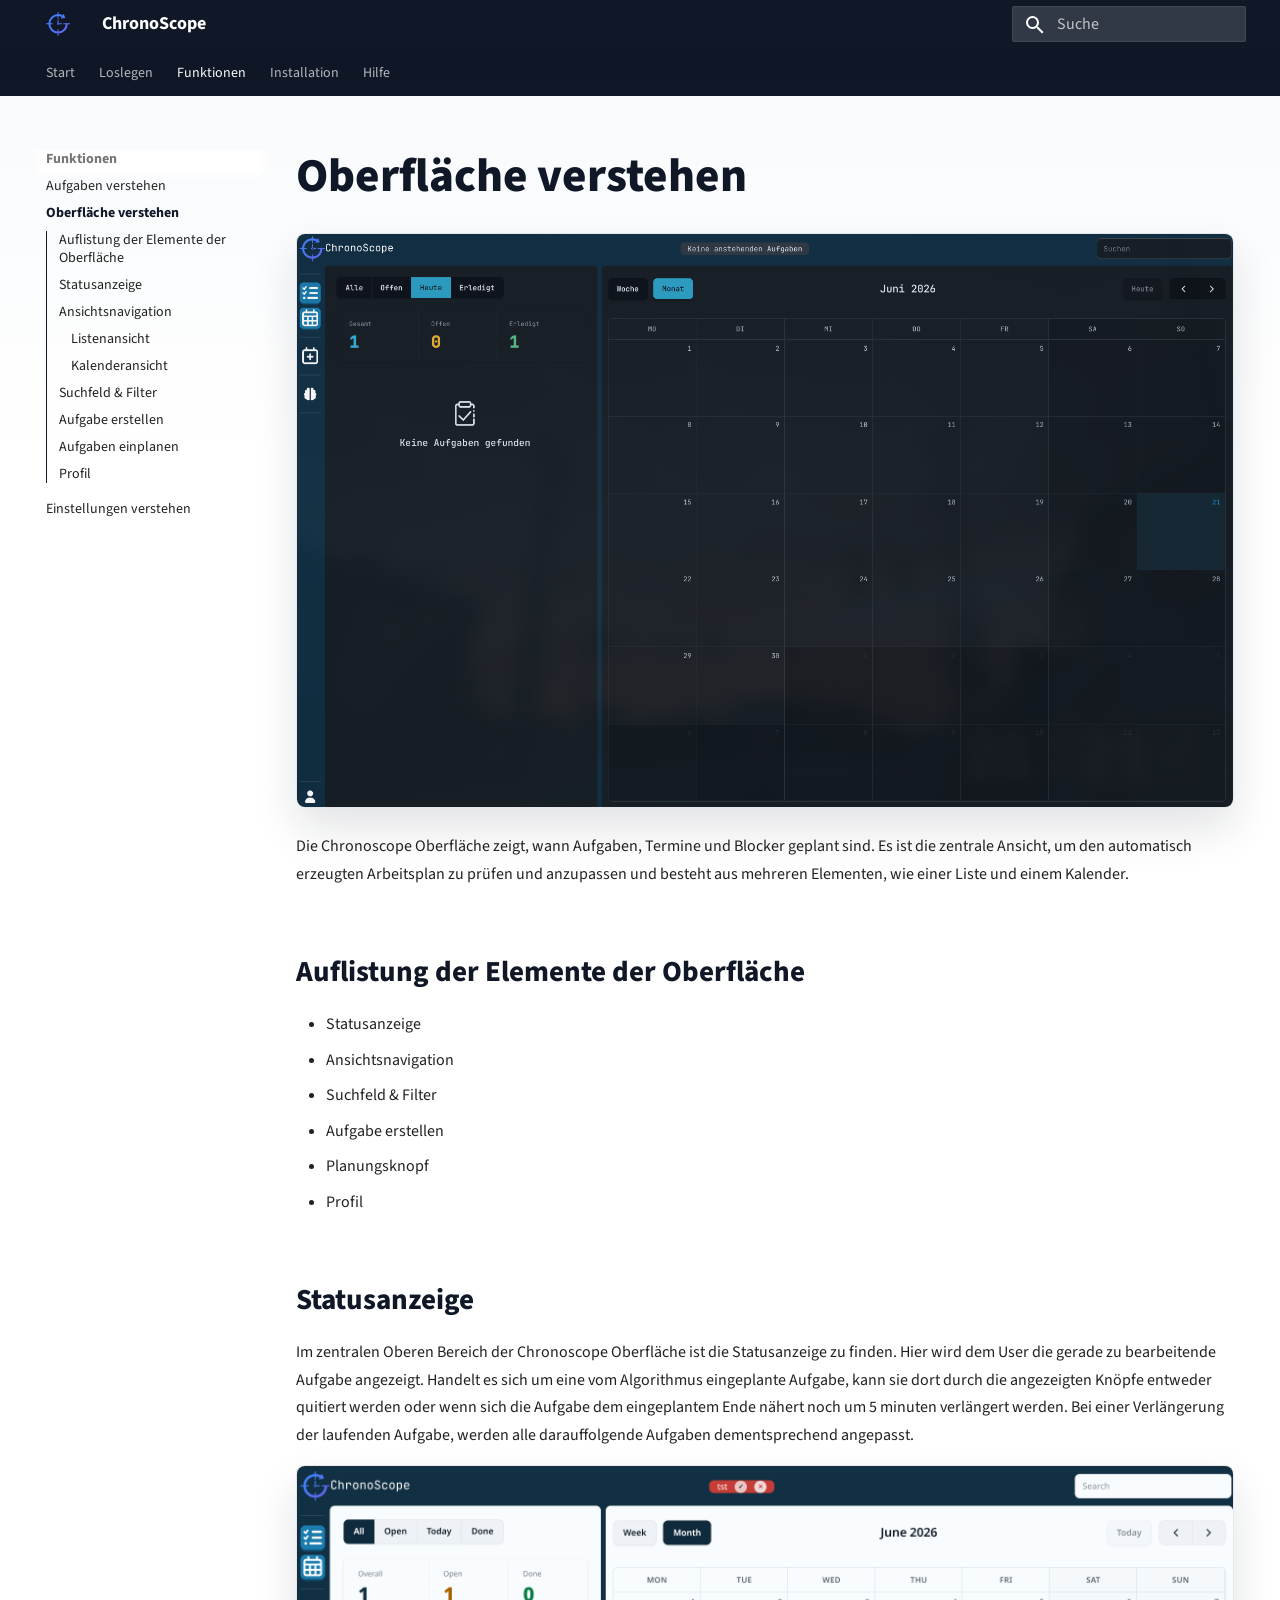
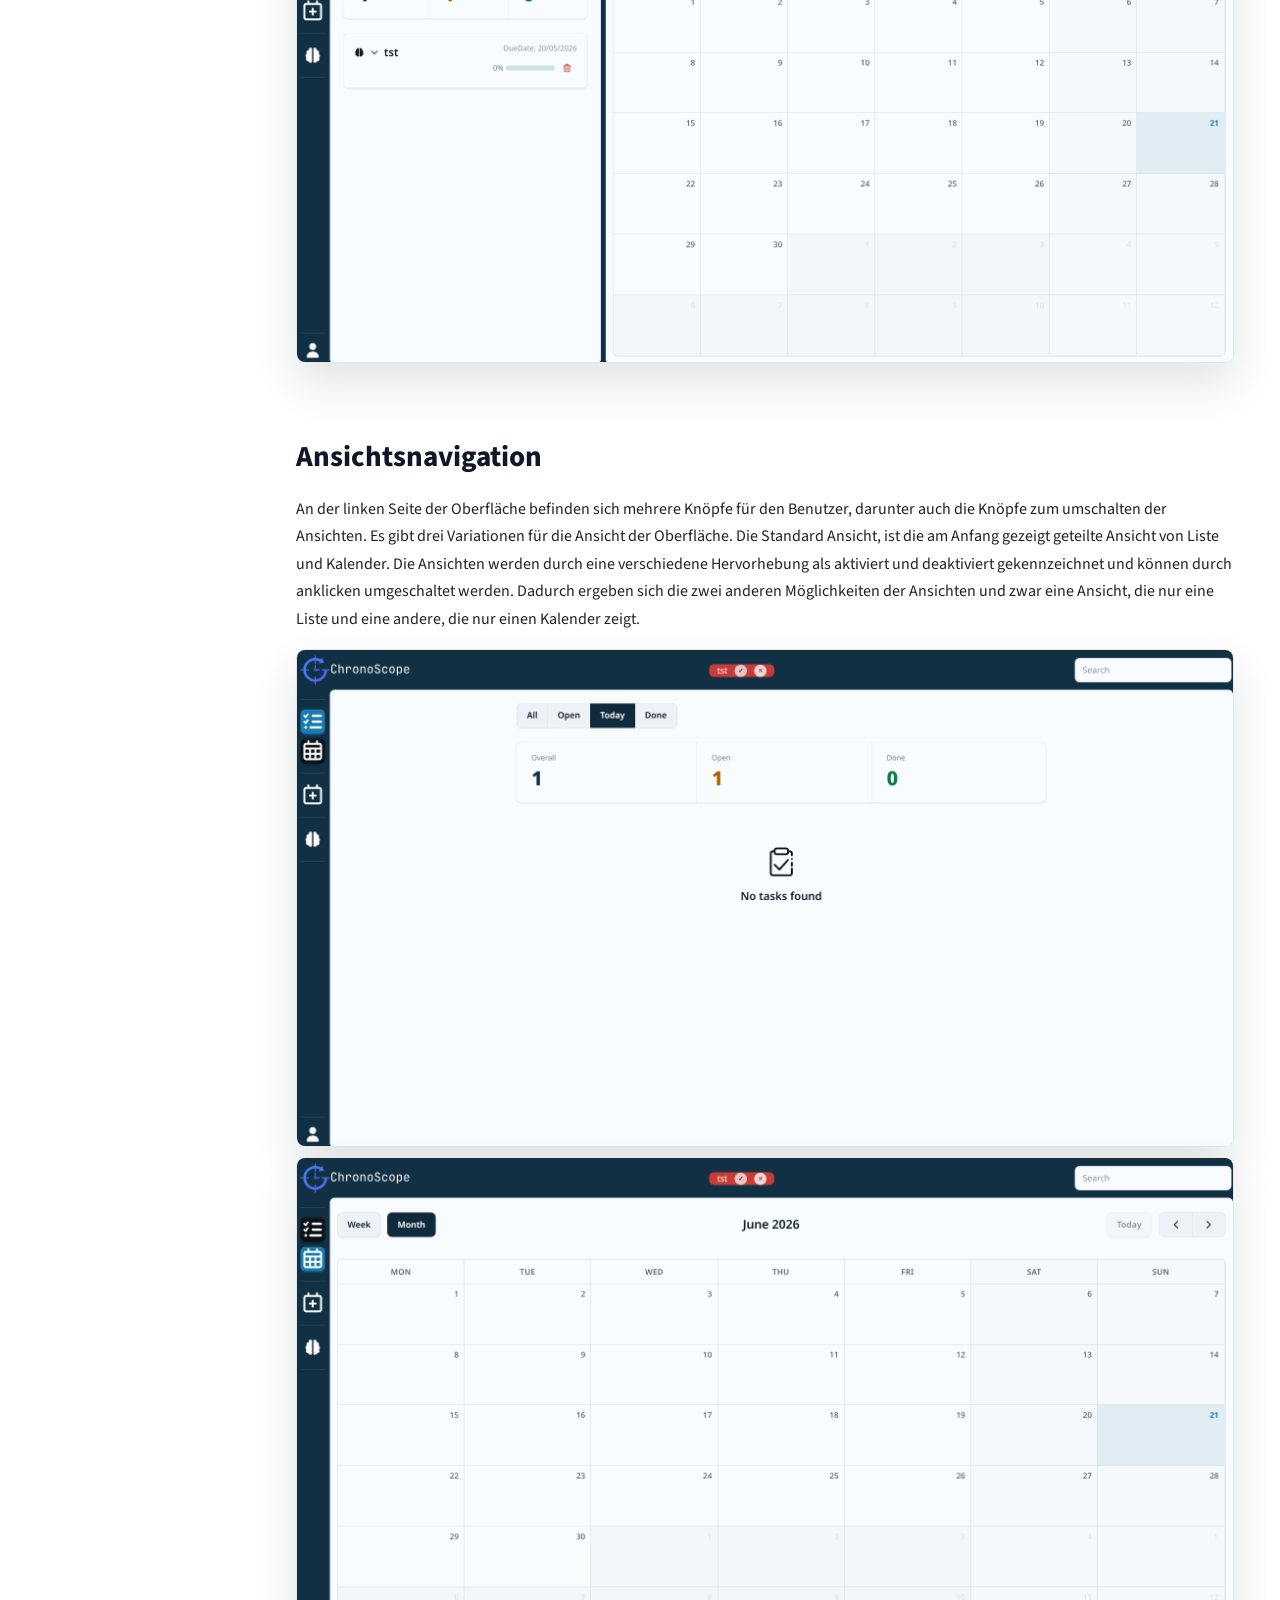
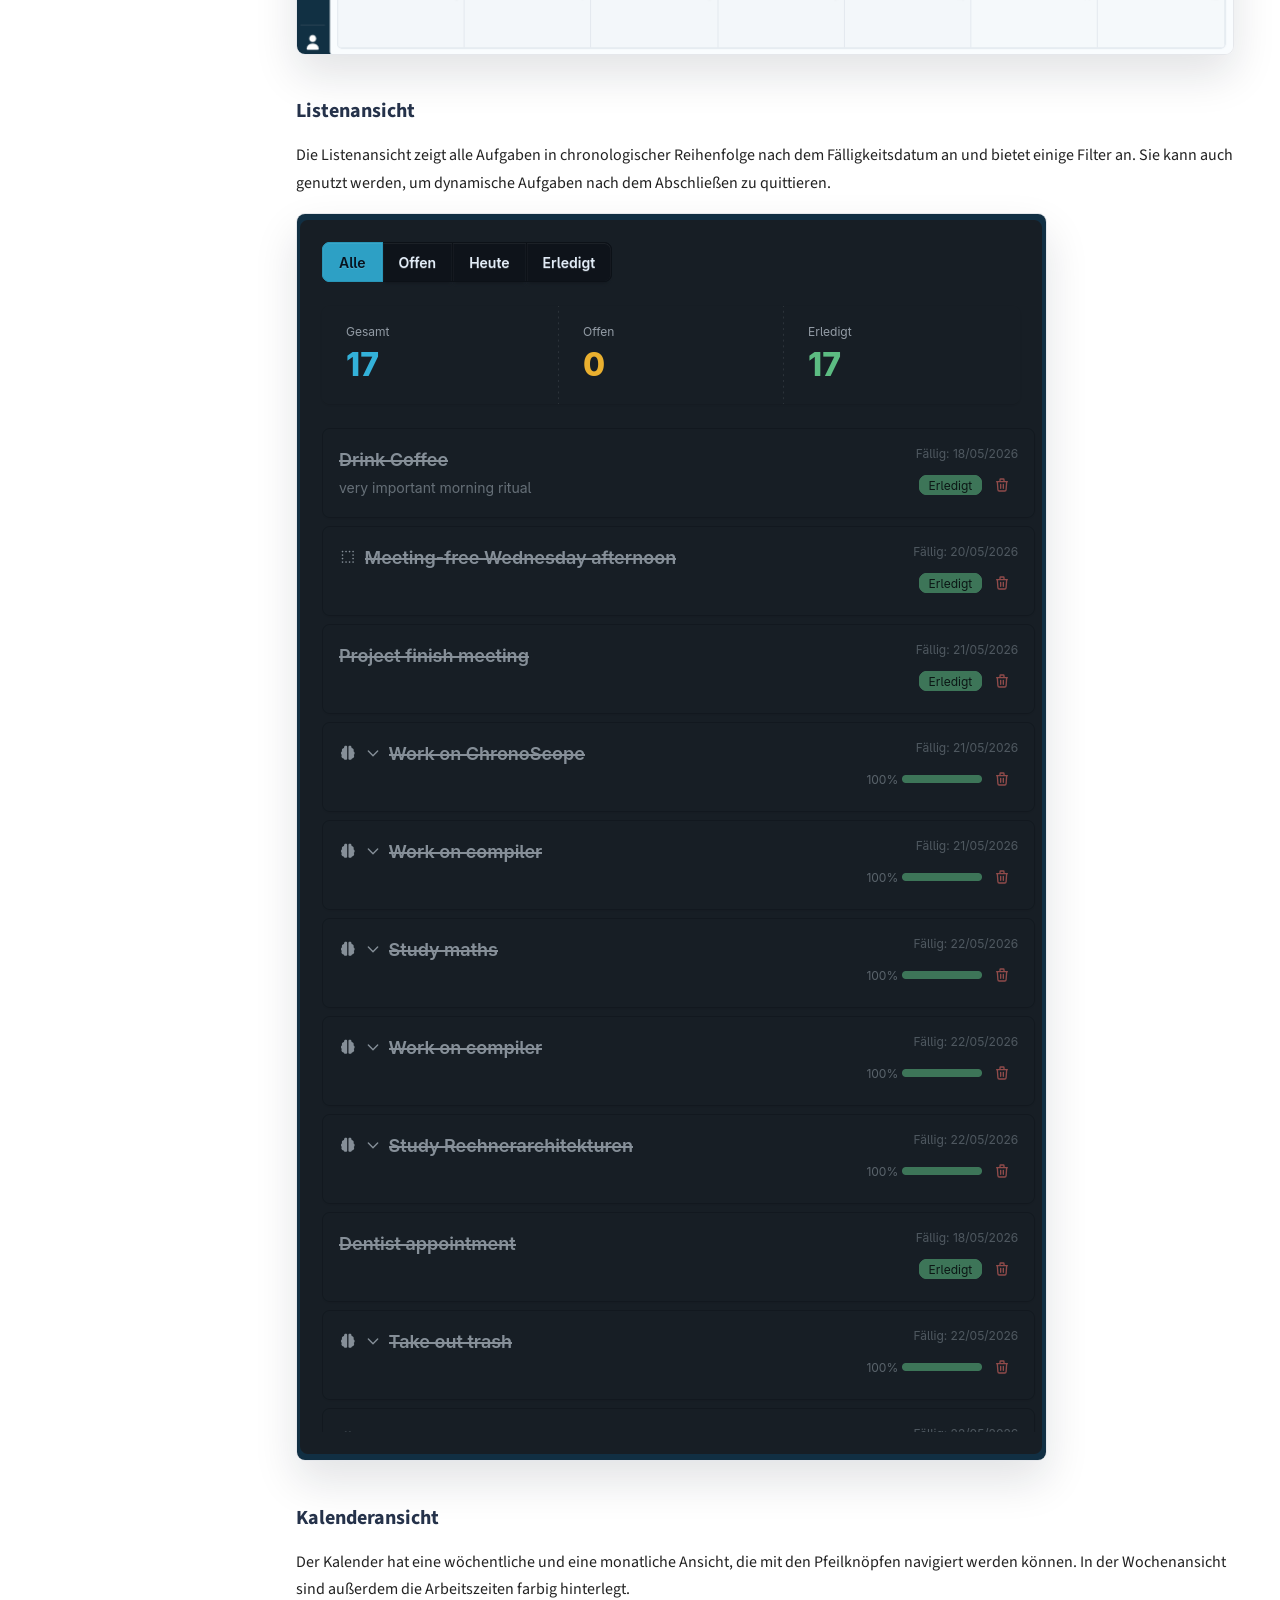
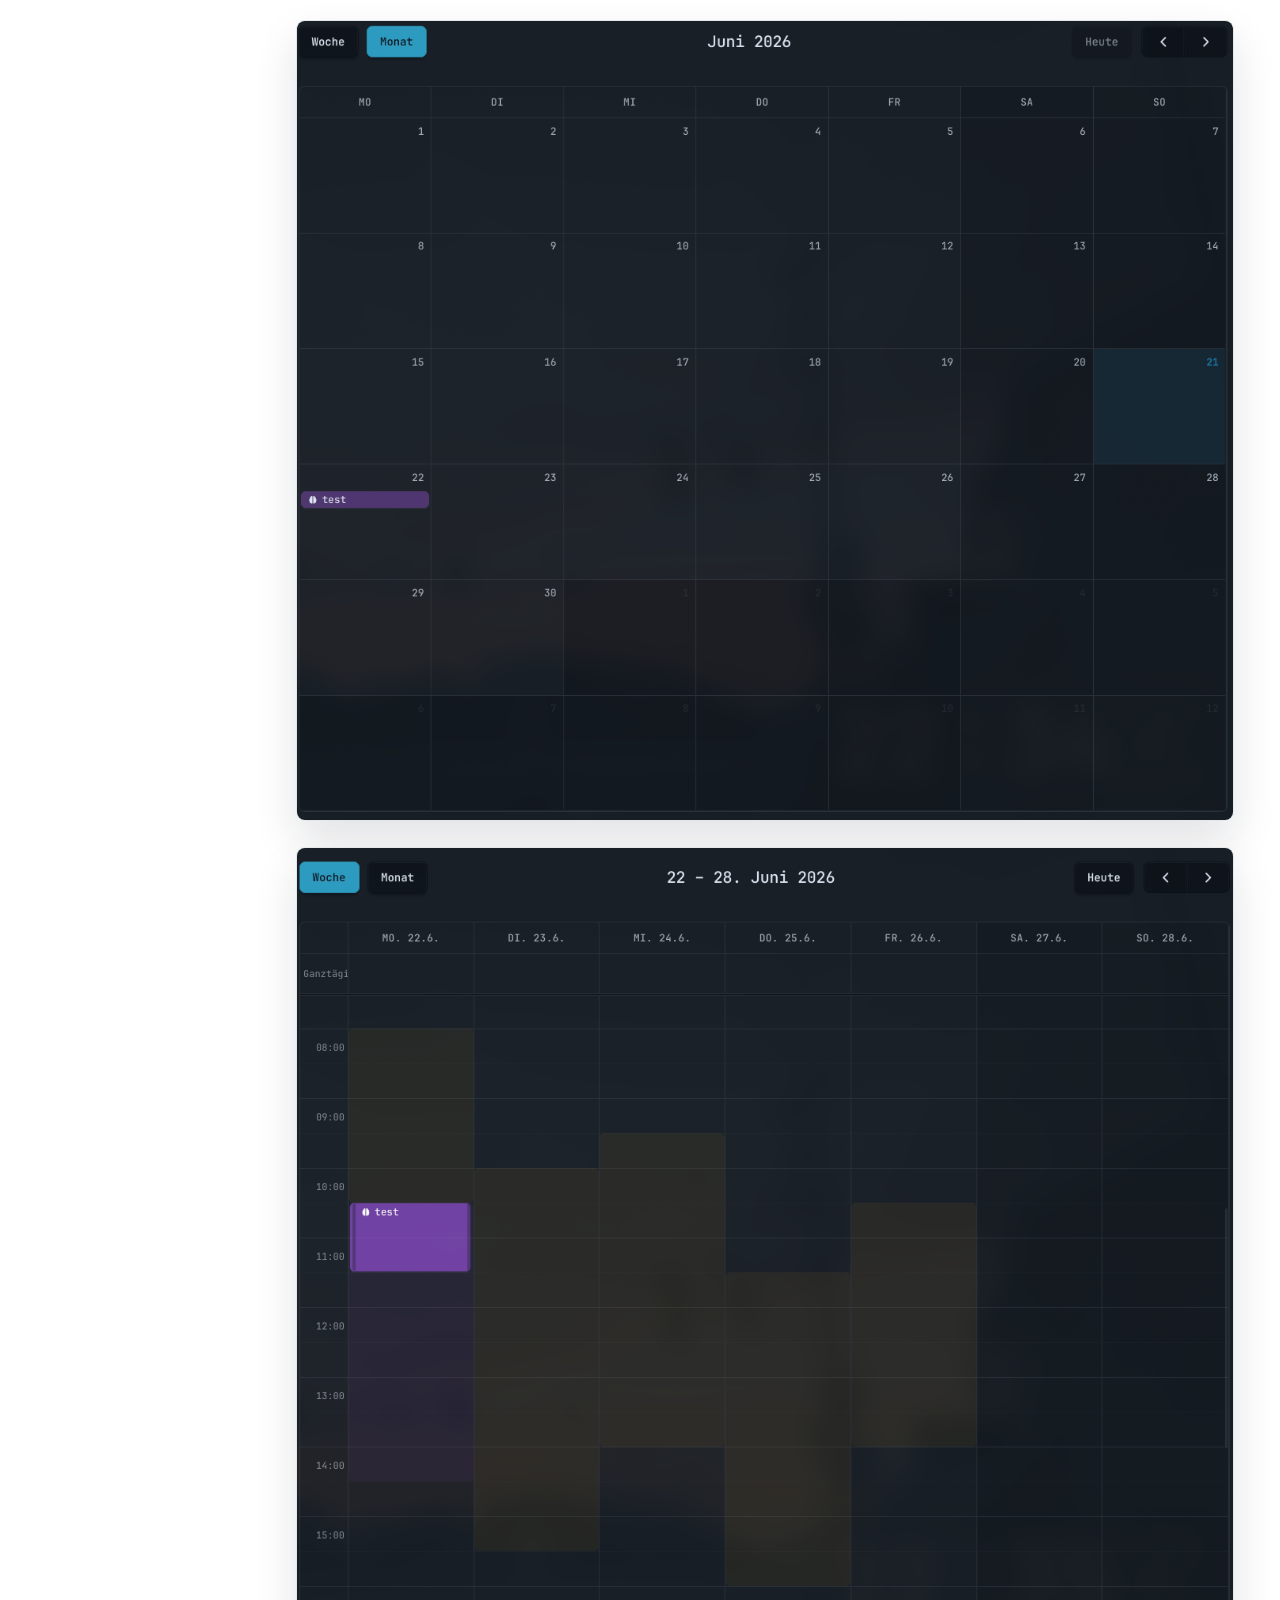
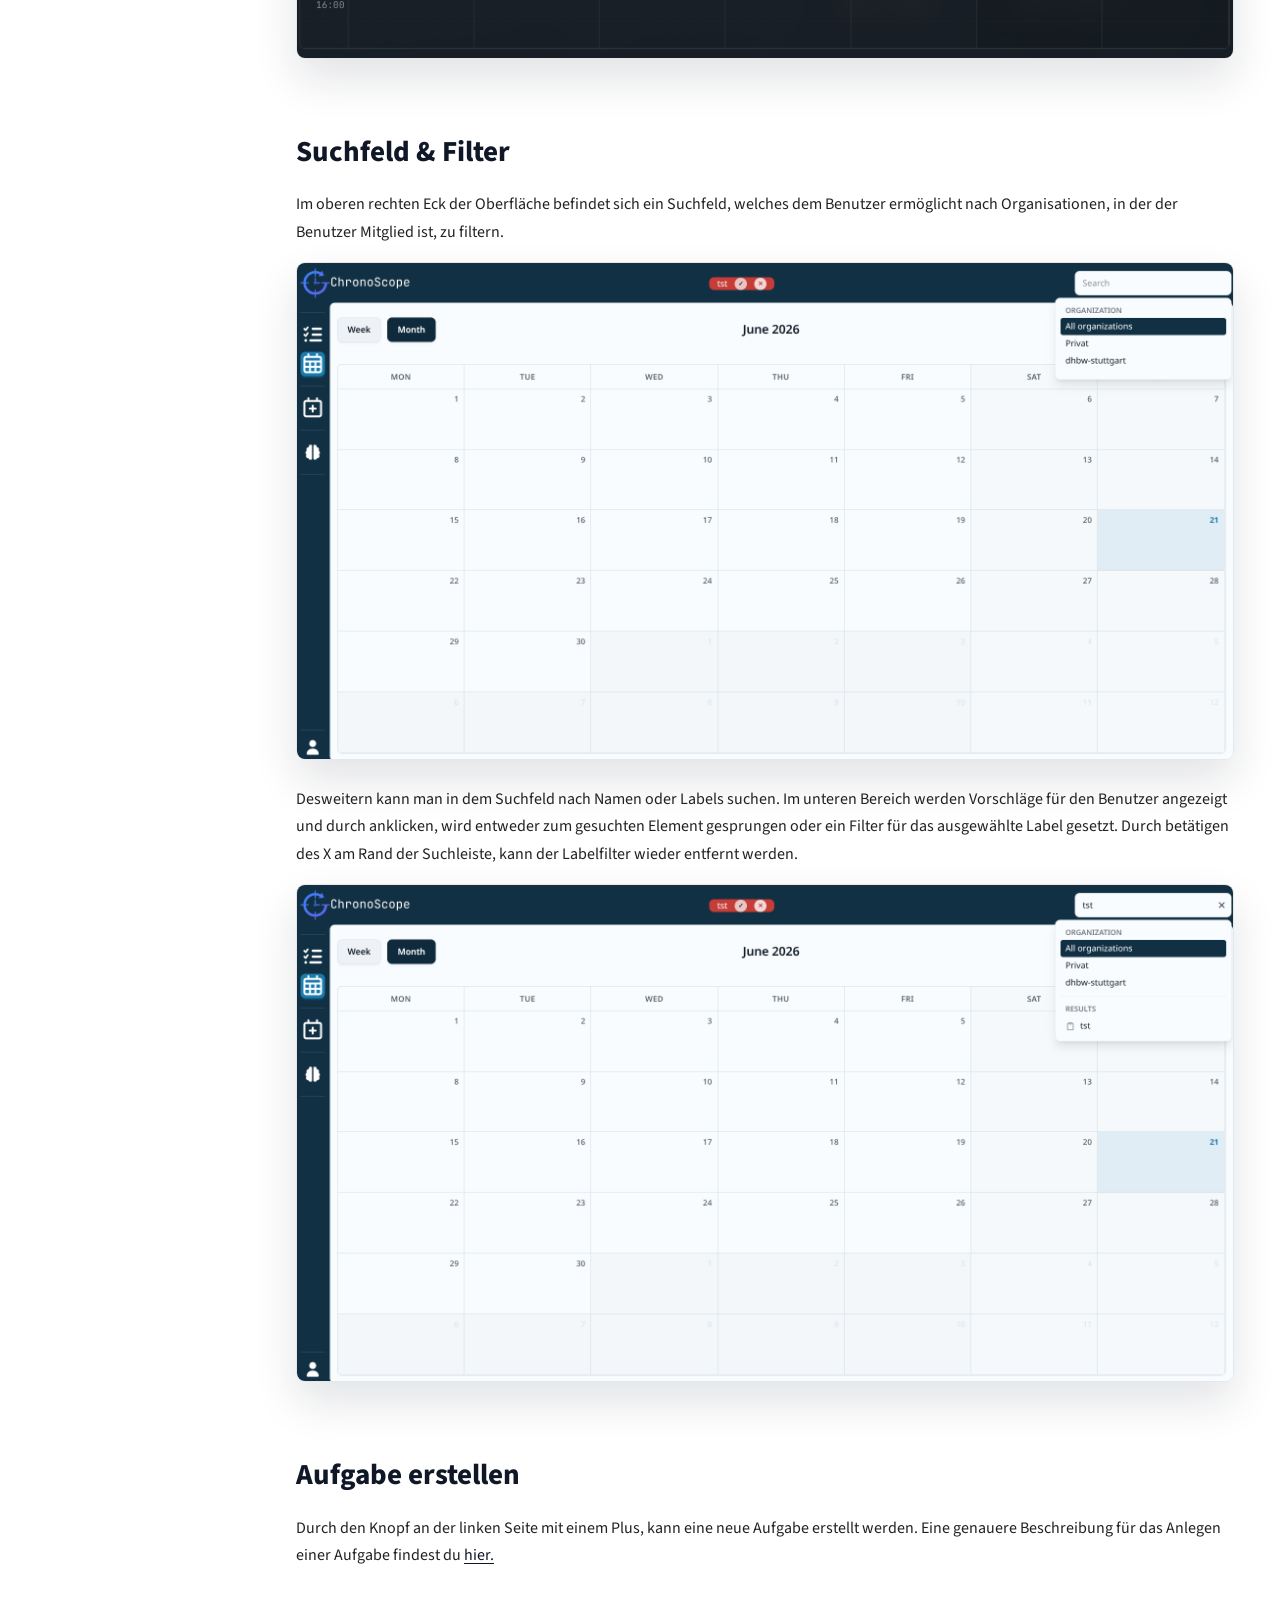
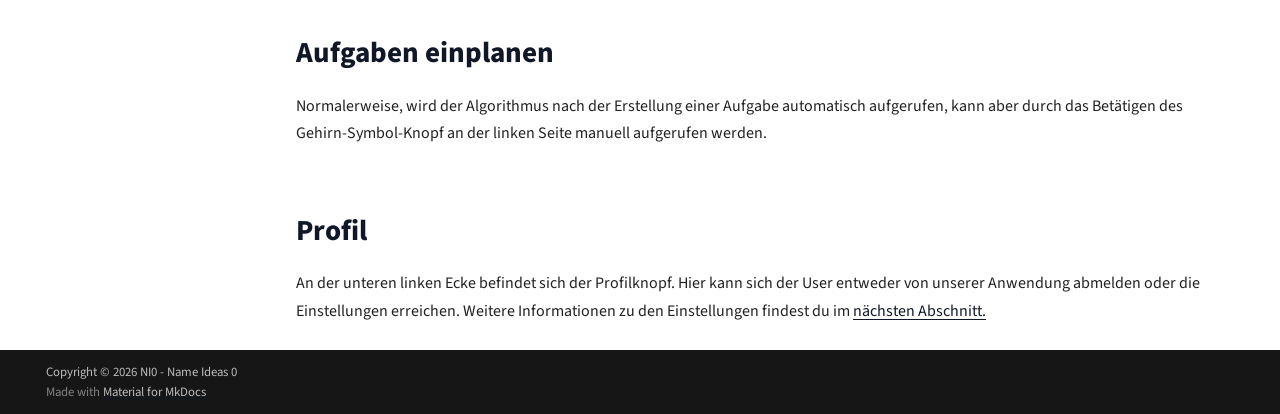
<file: concepts/ui/index.html>
<!doctype html>
<html lang="de" class="no-js">
  <head>
    
      <meta charset="utf-8">
      <meta name="viewport" content="width=device-width,initial-scale=1">
      
        <meta name="description" content="Verbraucherorientierte Dokumentation und Tutorials für ChronoScope.">
      
      
        <meta name="author" content="NI0 - Name Ideas 0">
      
      
        <link rel="canonical" href="https://docs.ni0.team/concepts/ui/">
      
      
        <link rel="prev" href="../tasks/">
      
      
        <link rel="next" href="../settings/">
      
      
        
      
      
      <link rel="icon" href="../../assets/images/ChronoScope_logo.svg">
      <meta name="generator" content="mkdocs-1.6.1, mkdocs-material-9.7.6">
    
    
      
        <title>Oberfläche verstehen - ChronoScope</title>
      
    
    
      <link rel="stylesheet" href="../../assets/stylesheets/main.484c7ddc.min.css">
      
        
        <link rel="stylesheet" href="../../assets/stylesheets/palette.ab4e12ef.min.css">
      
      


    
    
      
    
    
      
        
        
        <link rel="preconnect" href="https://fonts.gstatic.com" crossorigin>
        <link rel="stylesheet" href="https://fonts.googleapis.com/css?family=Source+Sans+3:300,300i,400,400i,700,700i%7CJetBrains+Mono:400,400i,700,700i&display=fallback">
        <style>:root{--md-text-font:"Source Sans 3";--md-code-font:"JetBrains Mono"}</style>
      
    
    
      <link rel="stylesheet" href="../../assets/stylesheets/brand.css">
    
    <script>__md_scope=new URL("../..",location),__md_hash=e=>[...e].reduce(((e,_)=>(e<<5)-e+_.charCodeAt(0)),0),__md_get=(e,_=localStorage,t=__md_scope)=>JSON.parse(_.getItem(t.pathname+"."+e)),__md_set=(e,_,t=localStorage,a=__md_scope)=>{try{t.setItem(a.pathname+"."+e,JSON.stringify(_))}catch(e){}}</script>
    
      

    
    
  </head>
  
  
    
    
      
    
    
    
    
    <body dir="ltr" data-md-color-scheme="default" data-md-color-primary="custom" data-md-color-accent="custom">
  
    
    <input class="md-toggle" data-md-toggle="drawer" type="checkbox" id="__drawer" autocomplete="off">
    <input class="md-toggle" data-md-toggle="search" type="checkbox" id="__search" autocomplete="off">
    <label class="md-overlay" for="__drawer"></label>
    <div data-md-component="skip">
      
        
        <a href="#oberflache-verstehen" class="md-skip">
          Zum Inhalt
        </a>
      
    </div>
    <div data-md-component="announce">
      
    </div>
    
    
      

<header class="md-header" data-md-component="header">
  <nav class="md-header__inner md-grid" aria-label="Kopfzeile">
    <a href="../.." title="ChronoScope" class="md-header__button md-logo" aria-label="ChronoScope" data-md-component="logo">
      
  <img src="../../assets/images/ChronoScope_logo.svg" alt="logo">

    </a>
    <label class="md-header__button md-icon" for="__drawer">
      
      <svg xmlns="http://www.w3.org/2000/svg" viewBox="0 0 24 24"><path d="M3 6h18v2H3zm0 5h18v2H3zm0 5h18v2H3z"/></svg>
    </label>
    <div class="md-header__title" data-md-component="header-title">
      <div class="md-header__ellipsis">
        <div class="md-header__topic">
          <span class="md-ellipsis">
            ChronoScope
          </span>
        </div>
        <div class="md-header__topic" data-md-component="header-topic">
          <span class="md-ellipsis">
            
              Oberfläche verstehen
            
          </span>
        </div>
      </div>
    </div>
    
      
        <form class="md-header__option" data-md-component="palette">
  
    
    
    
    <input class="md-option" data-md-color-media="" data-md-color-scheme="default" data-md-color-primary="custom" data-md-color-accent="custom"  aria-hidden="true"  type="radio" name="__palette" id="__palette_0">
    
  
</form>
      
    
    
      <script>var palette=__md_get("__palette");if(palette&&palette.color){if("(prefers-color-scheme)"===palette.color.media){var media=matchMedia("(prefers-color-scheme: light)"),input=document.querySelector(media.matches?"[data-md-color-media='(prefers-color-scheme: light)']":"[data-md-color-media='(prefers-color-scheme: dark)']");palette.color.media=input.getAttribute("data-md-color-media"),palette.color.scheme=input.getAttribute("data-md-color-scheme"),palette.color.primary=input.getAttribute("data-md-color-primary"),palette.color.accent=input.getAttribute("data-md-color-accent")}for(var[key,value]of Object.entries(palette.color))document.body.setAttribute("data-md-color-"+key,value)}</script>
    
    
    
      
      
        <label class="md-header__button md-icon" for="__search">
          
          <svg xmlns="http://www.w3.org/2000/svg" viewBox="0 0 24 24"><path d="M9.5 3A6.5 6.5 0 0 1 16 9.5c0 1.61-.59 3.09-1.56 4.23l.27.27h.79l5 5-1.5 1.5-5-5v-.79l-.27-.27A6.52 6.52 0 0 1 9.5 16 6.5 6.5 0 0 1 3 9.5 6.5 6.5 0 0 1 9.5 3m0 2C7 5 5 7 5 9.5S7 14 9.5 14 14 12 14 9.5 12 5 9.5 5"/></svg>
        </label>
        <div class="md-search" data-md-component="search" role="dialog">
  <label class="md-search__overlay" for="__search"></label>
  <div class="md-search__inner" role="search">
    <form class="md-search__form" name="search">
      <input type="text" class="md-search__input" name="query" aria-label="Suche" placeholder="Suche" autocapitalize="off" autocorrect="off" autocomplete="off" spellcheck="false" data-md-component="search-query" required>
      <label class="md-search__icon md-icon" for="__search">
        
        <svg xmlns="http://www.w3.org/2000/svg" viewBox="0 0 24 24"><path d="M9.5 3A6.5 6.5 0 0 1 16 9.5c0 1.61-.59 3.09-1.56 4.23l.27.27h.79l5 5-1.5 1.5-5-5v-.79l-.27-.27A6.52 6.52 0 0 1 9.5 16 6.5 6.5 0 0 1 3 9.5 6.5 6.5 0 0 1 9.5 3m0 2C7 5 5 7 5 9.5S7 14 9.5 14 14 12 14 9.5 12 5 9.5 5"/></svg>
        
        <svg xmlns="http://www.w3.org/2000/svg" viewBox="0 0 24 24"><path d="M20 11v2H8l5.5 5.5-1.42 1.42L4.16 12l7.92-7.92L13.5 5.5 8 11z"/></svg>
      </label>
      <nav class="md-search__options" aria-label="Suche">
        
          <a href="javascript:void(0)" class="md-search__icon md-icon" title="Teilen" aria-label="Teilen" data-clipboard data-clipboard-text="" data-md-component="search-share" tabindex="-1">
            
            <svg xmlns="http://www.w3.org/2000/svg" viewBox="0 0 24 24"><path d="M18 16.08c-.76 0-1.44.3-1.96.77L8.91 12.7c.05-.23.09-.46.09-.7s-.04-.47-.09-.7l7.05-4.11c.54.5 1.25.81 2.04.81a3 3 0 0 0 3-3 3 3 0 0 0-3-3 3 3 0 0 0-3 3c0 .24.04.47.09.7L8.04 9.81C7.5 9.31 6.79 9 6 9a3 3 0 0 0-3 3 3 3 0 0 0 3 3c.79 0 1.5-.31 2.04-.81l7.12 4.15c-.05.21-.08.43-.08.66 0 1.61 1.31 2.91 2.92 2.91s2.92-1.3 2.92-2.91A2.92 2.92 0 0 0 18 16.08"/></svg>
          </a>
        
        <button type="reset" class="md-search__icon md-icon" title="Zurücksetzen" aria-label="Zurücksetzen" tabindex="-1">
          
          <svg xmlns="http://www.w3.org/2000/svg" viewBox="0 0 24 24"><path d="M19 6.41 17.59 5 12 10.59 6.41 5 5 6.41 10.59 12 5 17.59 6.41 19 12 13.41 17.59 19 19 17.59 13.41 12z"/></svg>
        </button>
      </nav>
      
        <div class="md-search__suggest" data-md-component="search-suggest"></div>
      
    </form>
    <div class="md-search__output">
      <div class="md-search__scrollwrap" tabindex="0" data-md-scrollfix>
        <div class="md-search-result" data-md-component="search-result">
          <div class="md-search-result__meta">
            Suche wird initialisiert
          </div>
          <ol class="md-search-result__list" role="presentation"></ol>
        </div>
      </div>
    </div>
  </div>
</div>
      
    
    
  </nav>
  
</header>
    
    <div class="md-container" data-md-component="container">
      
      
        
          
            
<nav class="md-tabs" aria-label="Hauptnavigation" data-md-component="tabs">
  <div class="md-grid">
    <ul class="md-tabs__list">
      
        
  
  
  
  
    <li class="md-tabs__item">
      <a href="../.." class="md-tabs__link">
        
  
  
    
  
  Start

      </a>
    </li>
  

      
        
  
  
  
  
    
    
      <li class="md-tabs__item">
        <a href="../../getting-started/" class="md-tabs__link">
          
  
  
    
  
  Loslegen

        </a>
      </li>
    
  

      
        
  
  
  
    
  
  
    
    
      <li class="md-tabs__item md-tabs__item--active">
        <a href="../tasks/" class="md-tabs__link">
          
  
  
    
  
  Funktionen

        </a>
      </li>
    
  

      
        
  
  
  
  
    
    
      <li class="md-tabs__item">
        <a href="../../installation/backend-setup/" class="md-tabs__link">
          
  
  
    
  
  Installation

        </a>
      </li>
    
  

      
        
  
  
  
  
    
    
      <li class="md-tabs__item">
        <a href="../../faq/" class="md-tabs__link">
          
  
  
    
  
  Hilfe

        </a>
      </li>
    
  

      
    </ul>
  </div>
</nav>
          
        
      
      <main class="md-main" data-md-component="main">
        <div class="md-main__inner md-grid">
          
            
              
              <div class="md-sidebar md-sidebar--primary" data-md-component="sidebar" data-md-type="navigation" >
                <div class="md-sidebar__scrollwrap">
                  <div class="md-sidebar__inner">
                    


  


  

<nav class="md-nav md-nav--primary md-nav--lifted md-nav--integrated" aria-label="Navigation" data-md-level="0">
  <label class="md-nav__title" for="__drawer">
    <a href="../.." title="ChronoScope" class="md-nav__button md-logo" aria-label="ChronoScope" data-md-component="logo">
      
  <img src="../../assets/images/ChronoScope_logo.svg" alt="logo">

    </a>
    ChronoScope
  </label>
  
  <ul class="md-nav__list" data-md-scrollfix>
    
      
      
  
  
  
  
    <li class="md-nav__item">
      <a href="../.." class="md-nav__link">
        
  
  
  <span class="md-ellipsis">
    
  
    Start
  

    
  </span>
  
  

      </a>
    </li>
  

    
      
      
  
  
  
  
    
    
      
        
      
        
      
    
    
    
      
      
        
      
    
    
    <li class="md-nav__item md-nav__item--nested">
      
        
        
        <input class="md-nav__toggle md-toggle " type="checkbox" id="__nav_2" >
        
          
          <label class="md-nav__link" for="__nav_2" id="__nav_2_label" tabindex="0">
            
  
  
  <span class="md-ellipsis">
    
  
    Loslegen
  

    
  </span>
  
  

            <span class="md-nav__icon md-icon"></span>
          </label>
        
        <nav class="md-nav" data-md-level="1" aria-labelledby="__nav_2_label" aria-expanded="false">
          <label class="md-nav__title" for="__nav_2">
            <span class="md-nav__icon md-icon"></span>
            
  
    Loslegen
  

          </label>
          <ul class="md-nav__list" data-md-scrollfix>
            
              
                
  
  
  
  
    <li class="md-nav__item">
      <a href="../../getting-started/" class="md-nav__link">
        
  
  
  <span class="md-ellipsis">
    
  
    Loslegen mit ChronoScope
  

    
  </span>
  
  

      </a>
    </li>
  

              
            
              
                
  
  
  
  
    <li class="md-nav__item">
      <a href="../../tutorials/first-plan/" class="md-nav__link">
        
  
  
  <span class="md-ellipsis">
    
  
    Deinen ersten Plan erstellen
  

    
  </span>
  
  

      </a>
    </li>
  

              
            
          </ul>
        </nav>
      
    </li>
  

    
      
      
  
  
    
  
  
  
    
    
      
        
      
        
      
        
      
    
    
    
      
        
        
      
      
        
      
    
    
    <li class="md-nav__item md-nav__item--active md-nav__item--section md-nav__item--nested">
      
        
        
        <input class="md-nav__toggle md-toggle " type="checkbox" id="__nav_3" checked>
        
          
          <label class="md-nav__link" for="__nav_3" id="__nav_3_label" tabindex="">
            
  
  
  <span class="md-ellipsis">
    
  
    Funktionen
  

    
  </span>
  
  

            <span class="md-nav__icon md-icon"></span>
          </label>
        
        <nav class="md-nav" data-md-level="1" aria-labelledby="__nav_3_label" aria-expanded="true">
          <label class="md-nav__title" for="__nav_3">
            <span class="md-nav__icon md-icon"></span>
            
  
    Funktionen
  

          </label>
          <ul class="md-nav__list" data-md-scrollfix>
            
              
                
  
  
  
  
    <li class="md-nav__item">
      <a href="../tasks/" class="md-nav__link">
        
  
  
  <span class="md-ellipsis">
    
  
    Aufgaben verstehen
  

    
  </span>
  
  

      </a>
    </li>
  

              
            
              
                
  
  
    
  
  
  
    <li class="md-nav__item md-nav__item--active">
      
      <input class="md-nav__toggle md-toggle" type="checkbox" id="__toc">
      
      
        
      
      
        <label class="md-nav__link md-nav__link--active" for="__toc">
          
  
  
  <span class="md-ellipsis">
    
  
    Oberfläche verstehen
  

    
  </span>
  
  

          <span class="md-nav__icon md-icon"></span>
        </label>
      
      <a href="./" class="md-nav__link md-nav__link--active">
        
  
  
  <span class="md-ellipsis">
    
  
    Oberfläche verstehen
  

    
  </span>
  
  

      </a>
      
        

<nav class="md-nav md-nav--secondary" aria-label="Inhaltsverzeichnis">
  
  
  
    
  
  
    <label class="md-nav__title" for="__toc">
      <span class="md-nav__icon md-icon"></span>
      Inhaltsverzeichnis
    </label>
    <ul class="md-nav__list" data-md-component="toc" data-md-scrollfix>
      
        <li class="md-nav__item">
  <a href="#auflistung-der-elemente-der-oberflache" class="md-nav__link">
    <span class="md-ellipsis">
      
        Auflistung der Elemente der Oberfläche
      
    </span>
  </a>
  
</li>
      
        <li class="md-nav__item">
  <a href="#statusanzeige" class="md-nav__link">
    <span class="md-ellipsis">
      
        Statusanzeige
      
    </span>
  </a>
  
</li>
      
        <li class="md-nav__item">
  <a href="#ansichtsnavigation" class="md-nav__link">
    <span class="md-ellipsis">
      
        Ansichtsnavigation
      
    </span>
  </a>
  
    <nav class="md-nav" aria-label="Ansichtsnavigation">
      <ul class="md-nav__list">
        
          <li class="md-nav__item">
  <a href="#listenansicht" class="md-nav__link">
    <span class="md-ellipsis">
      
        Listenansicht
      
    </span>
  </a>
  
</li>
        
          <li class="md-nav__item">
  <a href="#kalenderansicht" class="md-nav__link">
    <span class="md-ellipsis">
      
        Kalenderansicht
      
    </span>
  </a>
  
</li>
        
      </ul>
    </nav>
  
</li>
      
        <li class="md-nav__item">
  <a href="#suchfeld-filter" class="md-nav__link">
    <span class="md-ellipsis">
      
        Suchfeld &amp; Filter
      
    </span>
  </a>
  
</li>
      
        <li class="md-nav__item">
  <a href="#aufgabe-erstellen" class="md-nav__link">
    <span class="md-ellipsis">
      
        Aufgabe erstellen
      
    </span>
  </a>
  
</li>
      
        <li class="md-nav__item">
  <a href="#aufgaben-einplanen" class="md-nav__link">
    <span class="md-ellipsis">
      
        Aufgaben einplanen
      
    </span>
  </a>
  
</li>
      
        <li class="md-nav__item">
  <a href="#profil" class="md-nav__link">
    <span class="md-ellipsis">
      
        Profil
      
    </span>
  </a>
  
</li>
      
    </ul>
  
</nav>
      
    </li>
  

              
            
              
                
  
  
  
  
    <li class="md-nav__item">
      <a href="../settings/" class="md-nav__link">
        
  
  
  <span class="md-ellipsis">
    
  
    Einstellungen verstehen
  

    
  </span>
  
  

      </a>
    </li>
  

              
            
          </ul>
        </nav>
      
    </li>
  

    
      
      
  
  
  
  
    
    
      
        
      
        
      
    
    
    
      
      
        
      
    
    
    <li class="md-nav__item md-nav__item--nested">
      
        
        
        <input class="md-nav__toggle md-toggle " type="checkbox" id="__nav_4" >
        
          
          <label class="md-nav__link" for="__nav_4" id="__nav_4_label" tabindex="0">
            
  
  
  <span class="md-ellipsis">
    
  
    Installation
  

    
  </span>
  
  

            <span class="md-nav__icon md-icon"></span>
          </label>
        
        <nav class="md-nav" data-md-level="1" aria-labelledby="__nav_4_label" aria-expanded="false">
          <label class="md-nav__title" for="__nav_4">
            <span class="md-nav__icon md-icon"></span>
            
  
    Installation
  

          </label>
          <ul class="md-nav__list" data-md-scrollfix>
            
              
                
  
  
  
  
    <li class="md-nav__item">
      <a href="../../installation/backend-setup/" class="md-nav__link">
        
  
  
  <span class="md-ellipsis">
    
  
    Backend
  

    
  </span>
  
  

      </a>
    </li>
  

              
            
              
                
  
  
  
  
    <li class="md-nav__item">
      <a href="../../installation/frontend-setup/" class="md-nav__link">
        
  
  
  <span class="md-ellipsis">
    
  
    Frontend
  

    
  </span>
  
  

      </a>
    </li>
  

              
            
          </ul>
        </nav>
      
    </li>
  

    
      
      
  
  
  
  
    
    
      
        
      
    
    
    
      
      
        
      
    
    
    <li class="md-nav__item md-nav__item--nested">
      
        
        
        <input class="md-nav__toggle md-toggle " type="checkbox" id="__nav_5" >
        
          
          <label class="md-nav__link" for="__nav_5" id="__nav_5_label" tabindex="0">
            
  
  
  <span class="md-ellipsis">
    
  
    Hilfe
  

    
  </span>
  
  

            <span class="md-nav__icon md-icon"></span>
          </label>
        
        <nav class="md-nav" data-md-level="1" aria-labelledby="__nav_5_label" aria-expanded="false">
          <label class="md-nav__title" for="__nav_5">
            <span class="md-nav__icon md-icon"></span>
            
  
    Hilfe
  

          </label>
          <ul class="md-nav__list" data-md-scrollfix>
            
              
                
  
  
  
  
    <li class="md-nav__item">
      <a href="../../faq/" class="md-nav__link">
        
  
  
  <span class="md-ellipsis">
    
  
    Häufige Fragen
  

    
  </span>
  
  

      </a>
    </li>
  

              
            
          </ul>
        </nav>
      
    </li>
  

    
  </ul>
</nav>
                  </div>
                </div>
              </div>
            
            
          
          
            <div class="md-content" data-md-component="content">
              
              <article class="md-content__inner md-typeset">
                
                  



<h1 id="oberflache-verstehen">Oberfläche verstehen<a class="headerlink" href="#oberflache-verstehen" title="Permanent link">&para;</a></h1>
<p><img alt="Oberfläche" src="../../assets/images/Overview-FullView.png" /></p>
<p>Die Chronoscope Oberfläche zeigt, wann Aufgaben, Termine und Blocker geplant sind. Es ist die zentrale Ansicht, um den automatisch erzeugten Arbeitsplan zu prüfen und anzupassen und besteht aus mehreren Elementen, wie einer Liste und einem Kalender.</p>
<h2 id="auflistung-der-elemente-der-oberflache">Auflistung der Elemente der Oberfläche<a class="headerlink" href="#auflistung-der-elemente-der-oberflache" title="Permanent link">&para;</a></h2>
<ul>
<li>Statusanzeige</li>
<li>Ansichtsnavigation</li>
<li>Suchfeld &amp; Filter</li>
<li>Aufgabe erstellen</li>
<li>Planungsknopf</li>
<li>Profil</li>
</ul>
<h2 id="statusanzeige">Statusanzeige<a class="headerlink" href="#statusanzeige" title="Permanent link">&para;</a></h2>
<p>Im zentralen Oberen Bereich der Chronoscope Oberfläche ist die Statusanzeige zu finden. Hier wird dem User die gerade zu bearbeitende Aufgabe angezeigt. Handelt es sich um eine vom Algorithmus eingeplante Aufgabe, kann sie dort durch die angezeigten Knöpfe entweder quitiert werden oder wenn sich die Aufgabe dem eingeplantem Ende nähert noch um 5 minuten verlängert werden. Bei einer Verlängerung der laufenden Aufgabe, werden alle darauffolgende Aufgaben dementsprechend angepasst.</p>
<p><img alt="Status" src="../../assets/images/Overview-FullView-UpcomingBatch.png" /></p>
<h2 id="ansichtsnavigation">Ansichtsnavigation<a class="headerlink" href="#ansichtsnavigation" title="Permanent link">&para;</a></h2>
<p>An der linken Seite der Oberfläche befinden sich mehrere Knöpfe für den Benutzer, darunter auch die Knöpfe zum umschalten der Ansichten. Es gibt drei Variationen für die Ansicht der Oberfläche. Die Standard Ansicht, ist die am Anfang gezeigt geteilte Ansicht von Liste und Kalender. Die Ansichten werden durch eine verschiedene Hervorhebung als aktiviert und deaktiviert gekennzeichnet und können durch anklicken umgeschaltet werden. Dadurch ergeben sich die zwei anderen Möglichkeiten der Ansichten und zwar eine Ansicht, die nur eine Liste und eine andere, die nur einen Kalender zeigt.</p>
<p><img alt="Listenansicht" src="../../assets/images/Overview-FullView-TaskList.png" />
<img alt="Kalenderansicht" src="../../assets/images/Overview-FullView-Calendar.png" /></p>
<h3 id="listenansicht">Listenansicht<a class="headerlink" href="#listenansicht" title="Permanent link">&para;</a></h3>
<p>Die Listenansicht zeigt alle Aufgaben in chronologischer Reihenfolge nach dem Fälligkeitsdatum an und bietet einige Filter an. Sie kann auch genutzt werden, um dynamische Aufgaben nach dem Abschließen zu quittieren.</p>
<p><img alt="Listenansicht" src="../../assets/images/List-View.png" /></p>
<h3 id="kalenderansicht">Kalenderansicht<a class="headerlink" href="#kalenderansicht" title="Permanent link">&para;</a></h3>
<p>Der Kalender hat eine wöchentliche und eine monatliche Ansicht, die mit den Pfeilknöpfen navigiert werden können. In der Wochenansicht sind außerdem die Arbeitszeiten farbig hinterlegt.</p>
<p><img alt="Kalender Monatsansicht" src="../../assets/images/Monthly-Calendar.png" /></p>
<p><img alt="Kalender Wochenansicht" src="../../assets/images/Weekly-Calendar.png" /></p>
<h2 id="suchfeld-filter">Suchfeld &amp; Filter<a class="headerlink" href="#suchfeld-filter" title="Permanent link">&para;</a></h2>
<p>Im oberen rechten Eck der Oberfläche befindet sich ein Suchfeld, welches dem Benutzer ermöglicht nach Organisationen, in der der Benutzer Mitglied ist, zu filtern.</p>
<p><img alt="Filtern" src="../../assets/images/Overview-FullView-Filter.png" /></p>
<p>Desweitern kann man in dem Suchfeld nach Namen oder Labels suchen. Im unteren Bereich werden Vorschläge für den Benutzer angezeigt und durch anklicken, wird entweder zum gesuchten Element gesprungen oder ein Filter für das ausgewählte Label gesetzt. Durch betätigen des X am Rand der Suchleiste, kann der Labelfilter wieder entfernt werden.</p>
<p><img alt="Suche" src="../../assets/images/Overview-FullView-Search.png" /></p>
<h2 id="aufgabe-erstellen">Aufgabe erstellen<a class="headerlink" href="#aufgabe-erstellen" title="Permanent link">&para;</a></h2>
<p>Durch den Knopf an der linken Seite mit einem Plus, kann eine neue Aufgabe erstellt werden. Eine genauere Beschreibung für das Anlegen einer Aufgabe findest du <a href="../tasks/">hier.</a></p>
<h2 id="aufgaben-einplanen">Aufgaben einplanen<a class="headerlink" href="#aufgaben-einplanen" title="Permanent link">&para;</a></h2>
<p>Normalerweise, wird der Algorithmus nach der Erstellung einer Aufgabe automatisch aufgerufen, kann aber durch das Betätigen des Gehirn-Symbol-Knopf an der linken Seite manuell aufgerufen werden.</p>
<h2 id="profil">Profil<a class="headerlink" href="#profil" title="Permanent link">&para;</a></h2>
<p>An der unteren linken Ecke befindet sich der Profilknopf. Hier kann sich der User entweder von unserer Anwendung abmelden oder die Einstellungen erreichen. Weitere Informationen zu den Einstellungen findest du im <a href="../settings/">nächsten Abschnitt.</a></p>












                
              </article>
            </div>
          
          
  <script>var tabs=__md_get("__tabs");if(Array.isArray(tabs))e:for(var set of document.querySelectorAll(".tabbed-set")){var labels=set.querySelector(".tabbed-labels");for(var tab of tabs)for(var label of labels.getElementsByTagName("label"))if(label.innerText.trim()===tab){var input=document.getElementById(label.htmlFor);input.checked=!0;continue e}}</script>

<script>var target=document.getElementById(location.hash.slice(1));target&&target.name&&(target.checked=target.name.startsWith("__tabbed_"))</script>
        </div>
        
          <button type="button" class="md-top md-icon" data-md-component="top" hidden>
  
  <svg xmlns="http://www.w3.org/2000/svg" viewBox="0 0 24 24"><path d="M13 20h-2V8l-5.5 5.5-1.42-1.42L12 4.16l7.92 7.92-1.42 1.42L13 8z"/></svg>
  Zurück zum Seitenanfang
</button>
        
      </main>
      
        <footer class="md-footer">
  
  <div class="md-footer-meta md-typeset">
    <div class="md-footer-meta__inner md-grid">
      <div class="md-copyright">
  
    <div class="md-copyright__highlight">
      Copyright &copy; 2026 NI0 - Name Ideas 0
    </div>
  
  
    Made with
    <a href="https://squidfunk.github.io/mkdocs-material/" target="_blank" rel="noopener">
      Material for MkDocs
    </a>
  
</div>
      
    </div>
  </div>
</footer>
      
    </div>
    <div class="md-dialog" data-md-component="dialog">
      <div class="md-dialog__inner md-typeset"></div>
    </div>
    
    
    
      
      
      <script id="__config" type="application/json">{"annotate": null, "base": "../..", "features": ["navigation.instant", "navigation.tracking", "navigation.tabs", "navigation.sections", "navigation.indexes", "navigation.top", "search.share", "search.suggest", "search.highlight", "content.tabs.link", "content.code.copy", "toc.integrate", "toc.follow"], "search": "../../assets/javascripts/workers/search.2c215733.min.js", "tags": null, "translations": {"clipboard.copied": "In Zwischenablage kopiert", "clipboard.copy": "In Zwischenablage kopieren", "search.result.more.one": "1 weiteres Suchergebnis auf dieser Seite", "search.result.more.other": "# weitere Suchergebnisse auf dieser Seite", "search.result.none": "Keine Suchergebnisse", "search.result.one": "1 Suchergebnis", "search.result.other": "# Suchergebnisse", "search.result.placeholder": "Suchbegriff eingeben", "search.result.term.missing": "Es fehlt", "select.version": "Version ausw\u00e4hlen"}, "version": null}</script>
    
    
      <script src="../../assets/javascripts/bundle.79ae519e.min.js"></script>
      
    
  </body>
</html>
</file>
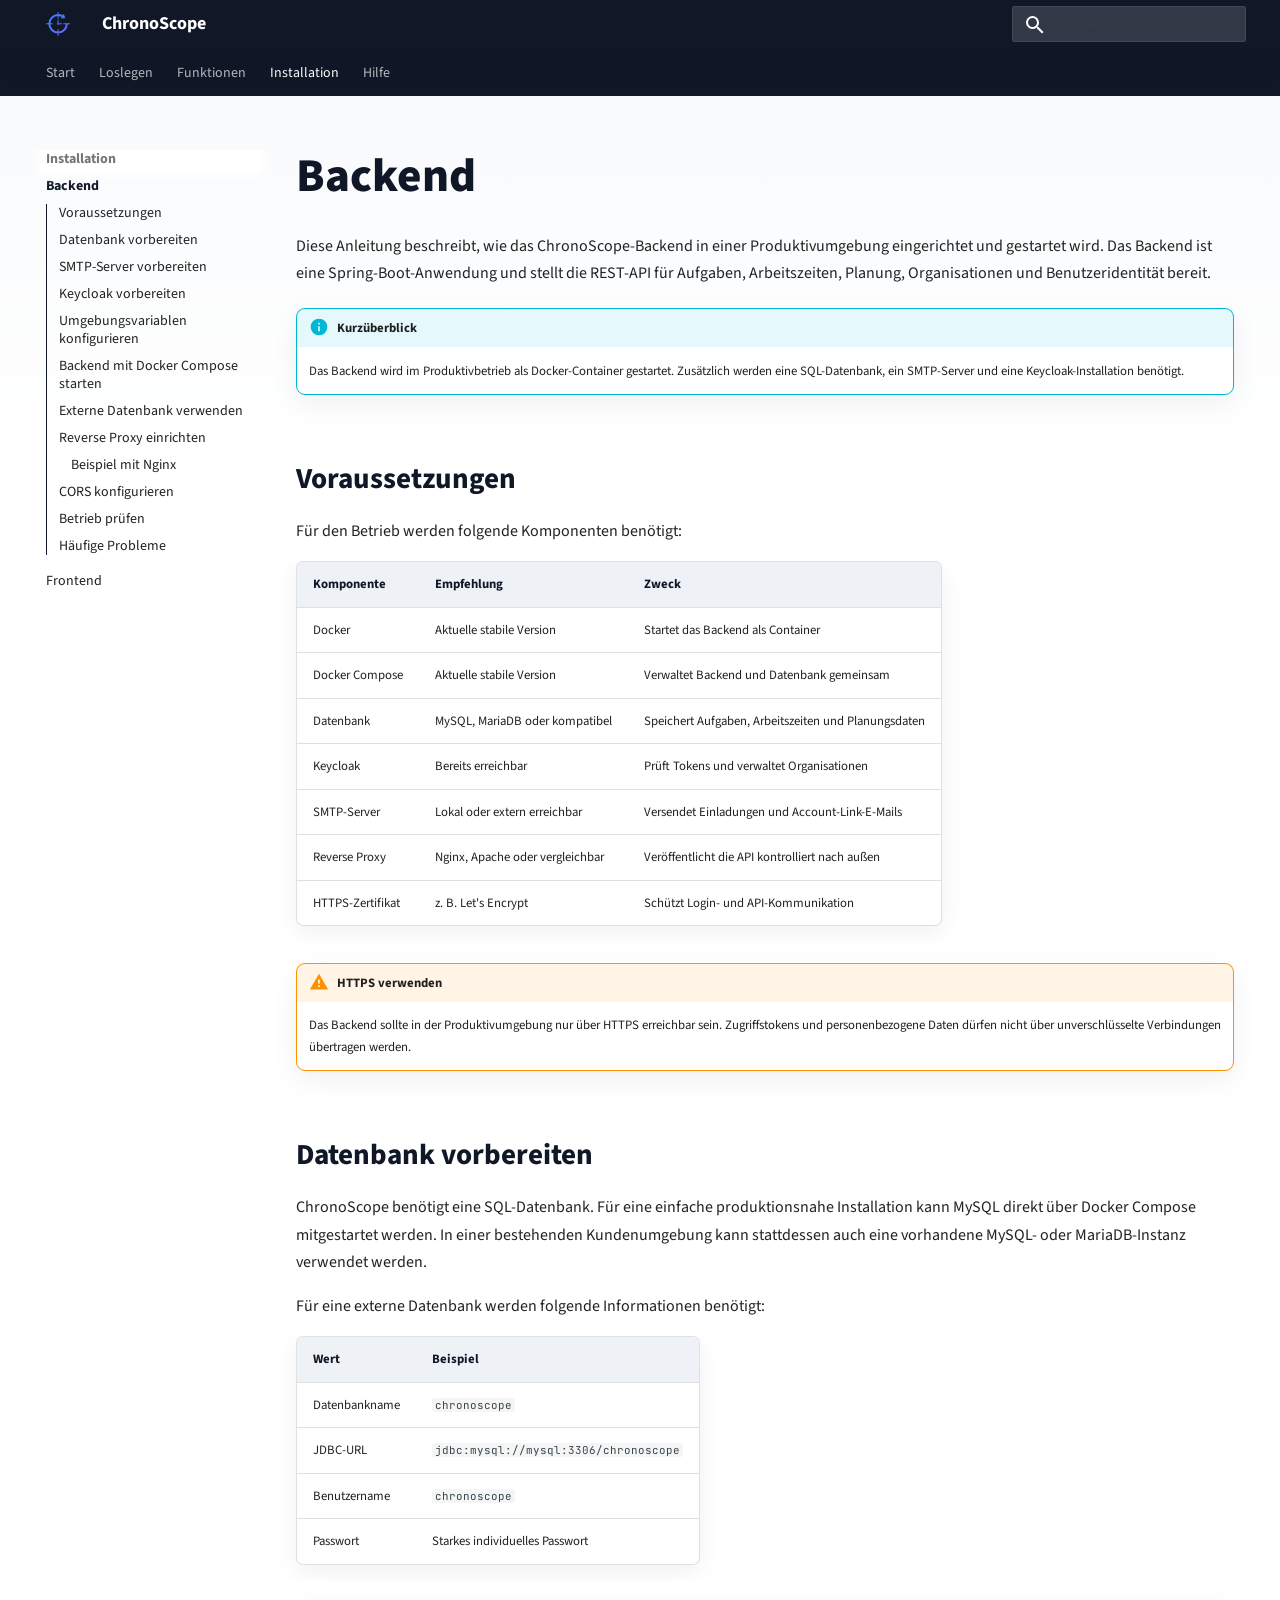
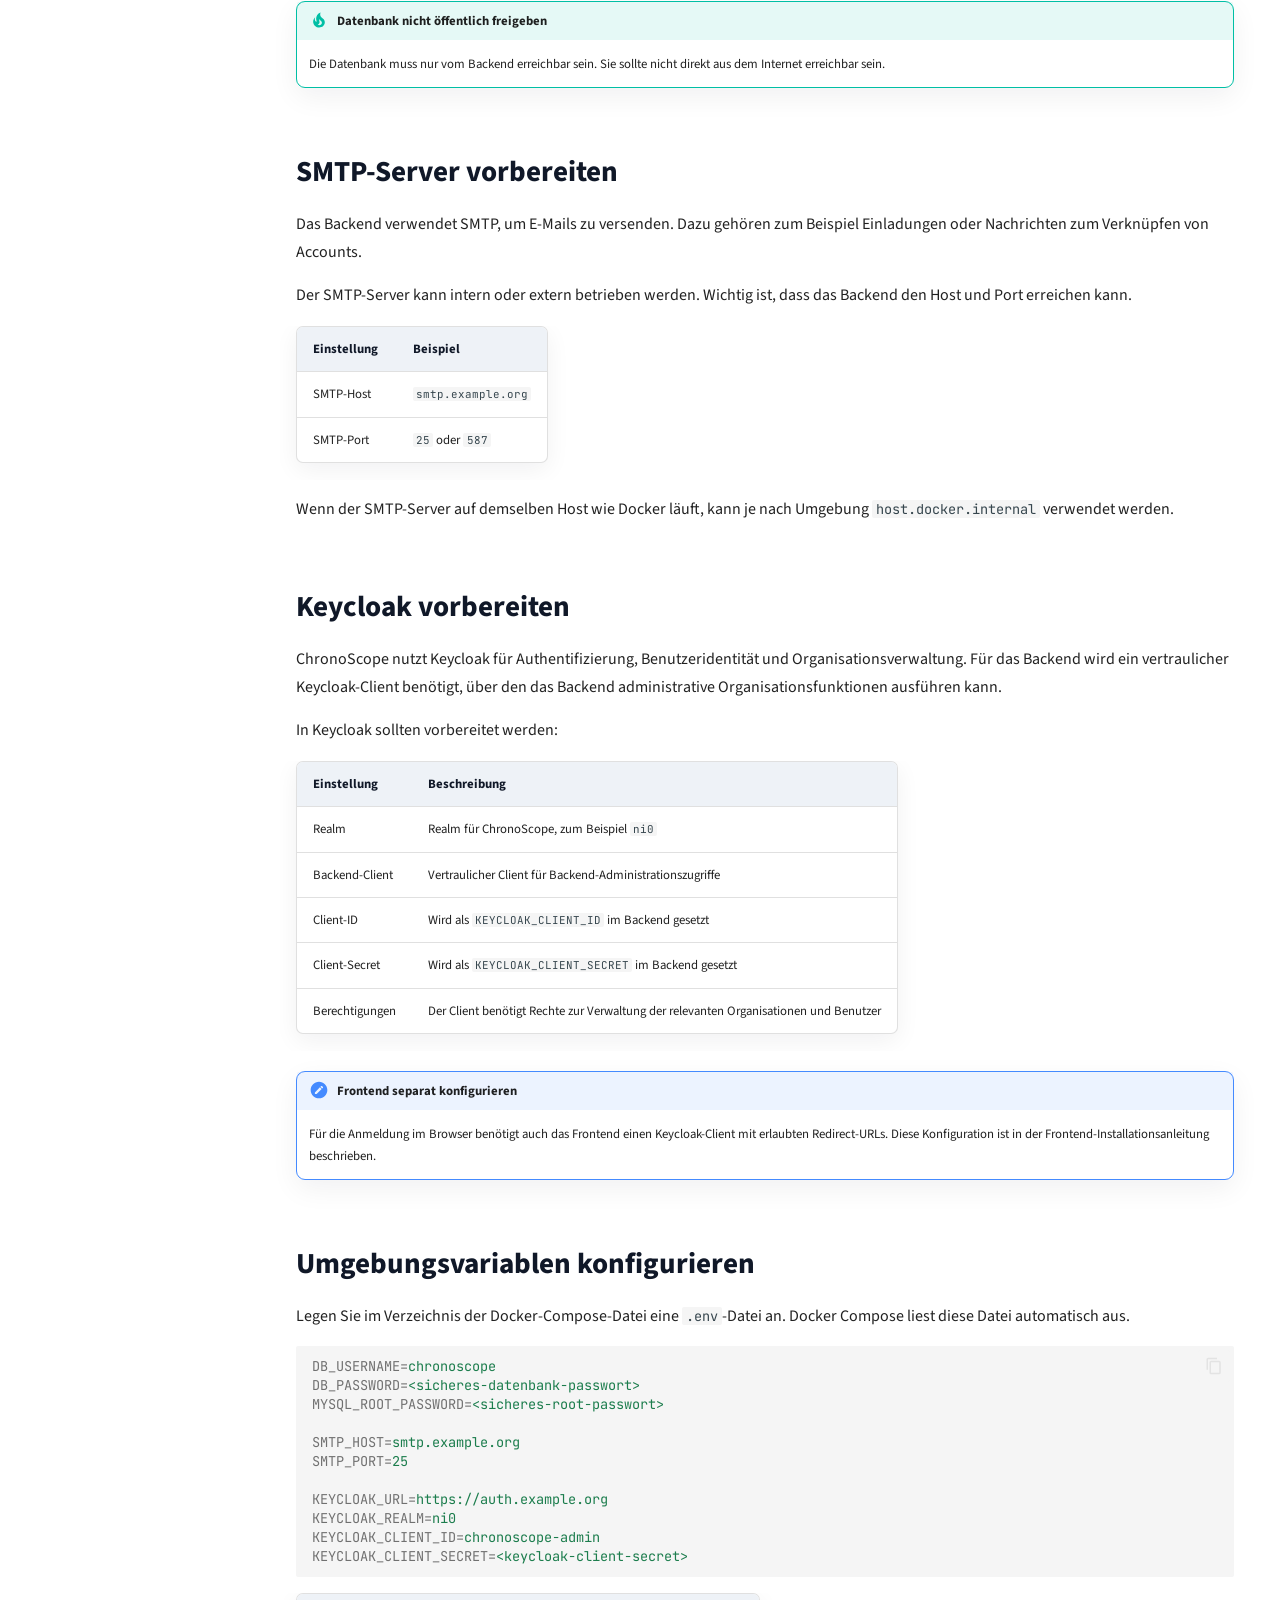
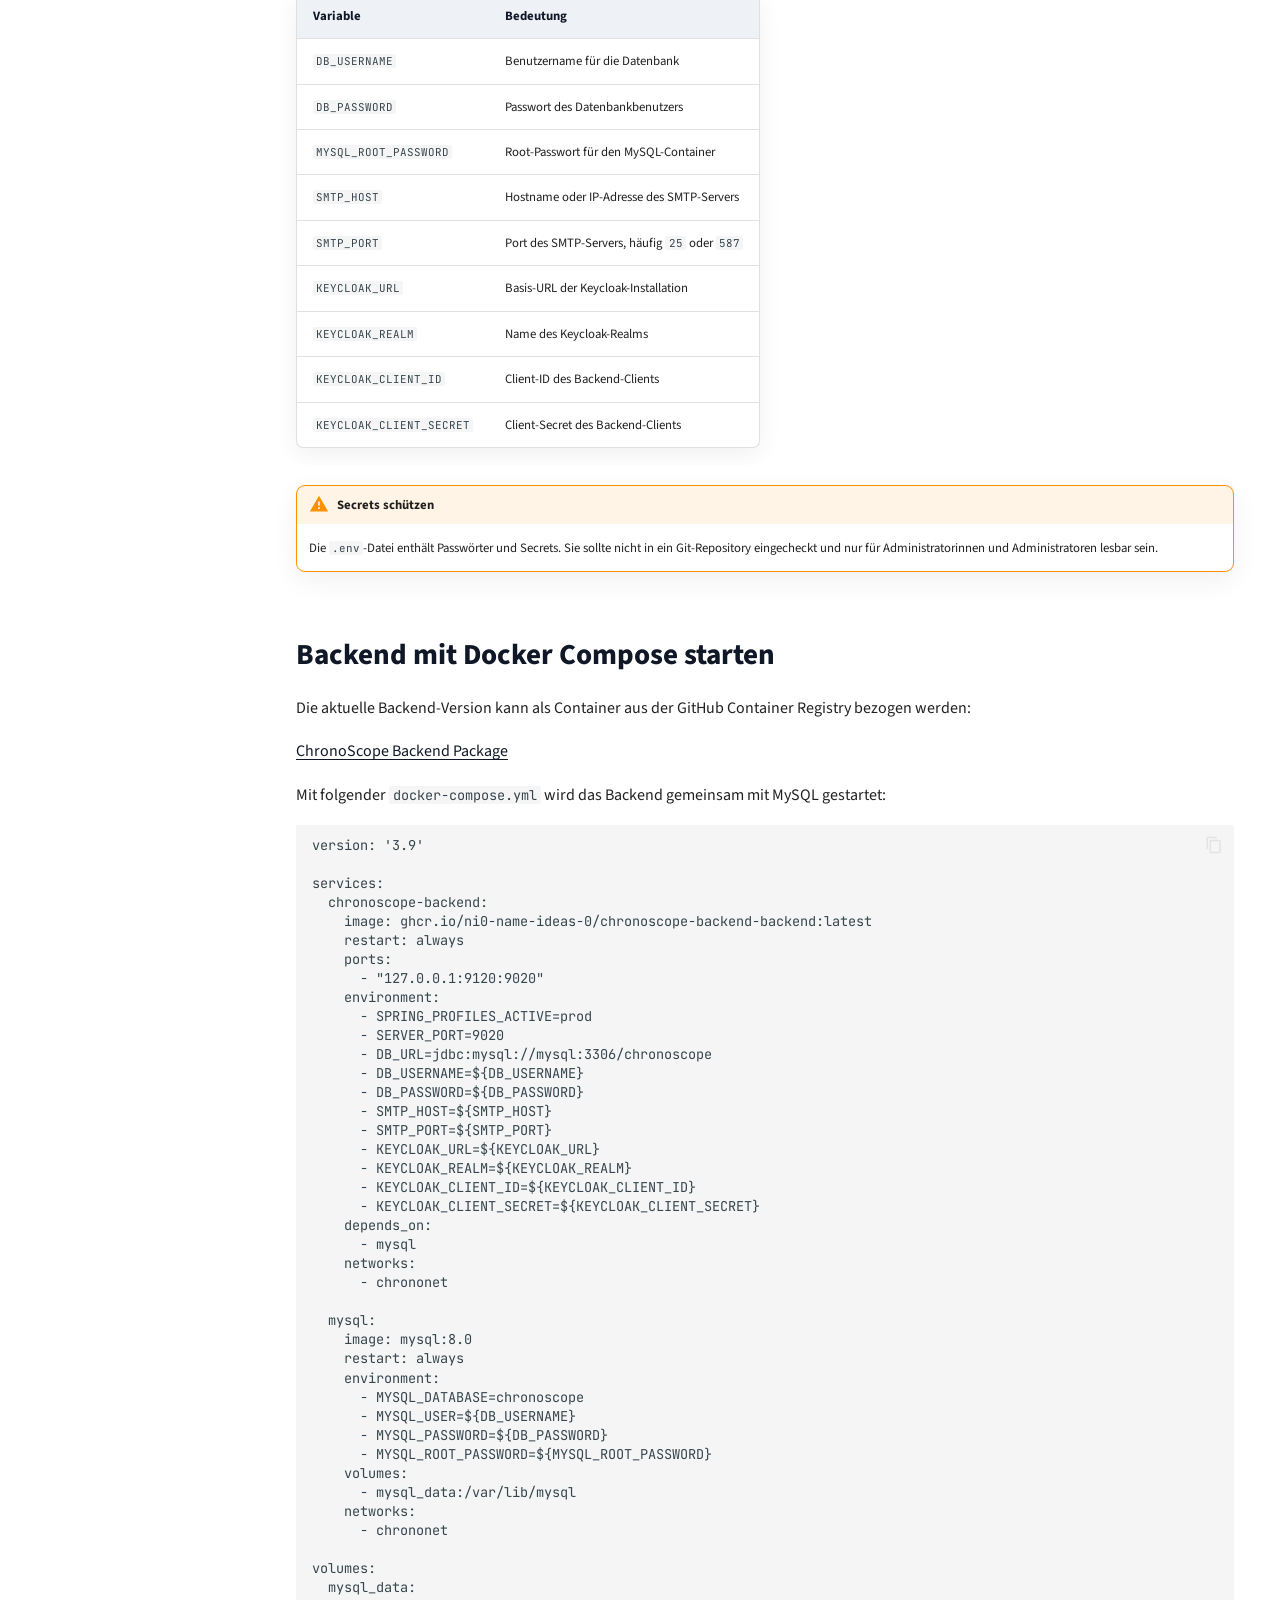
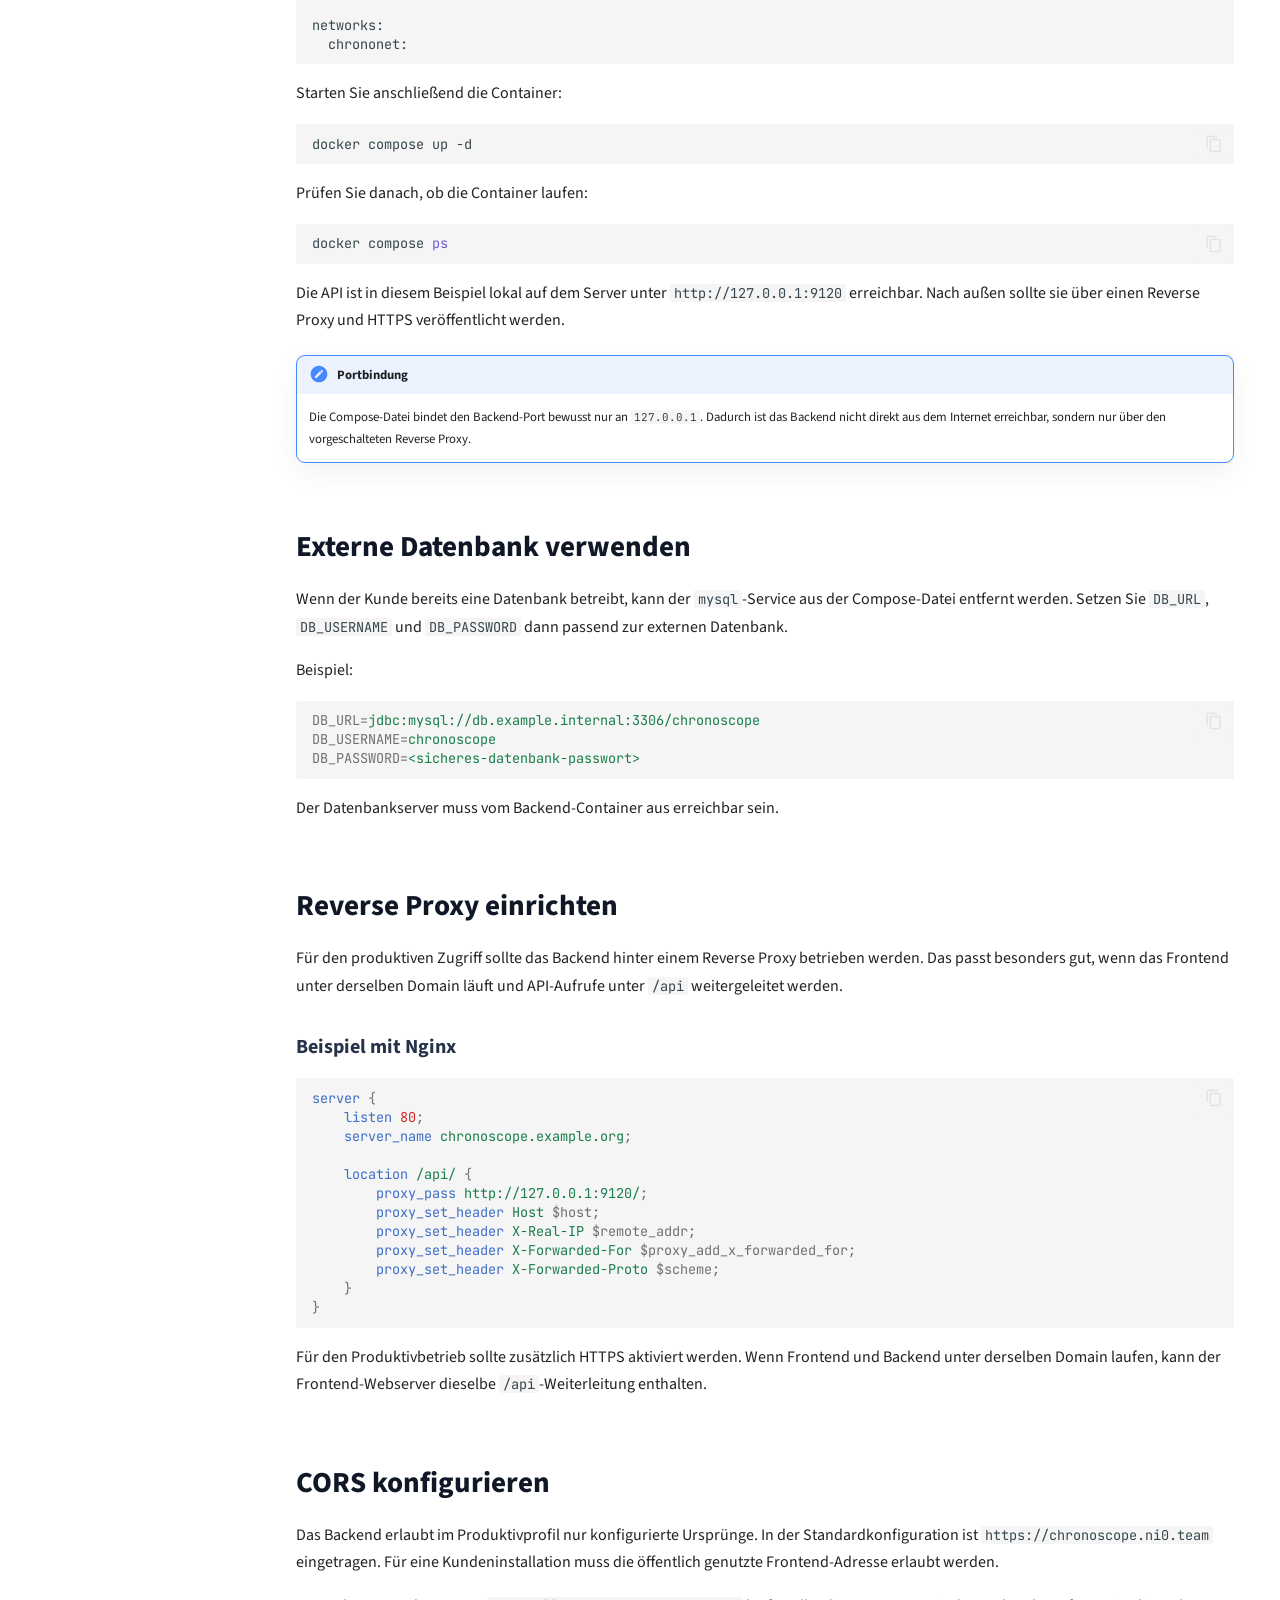
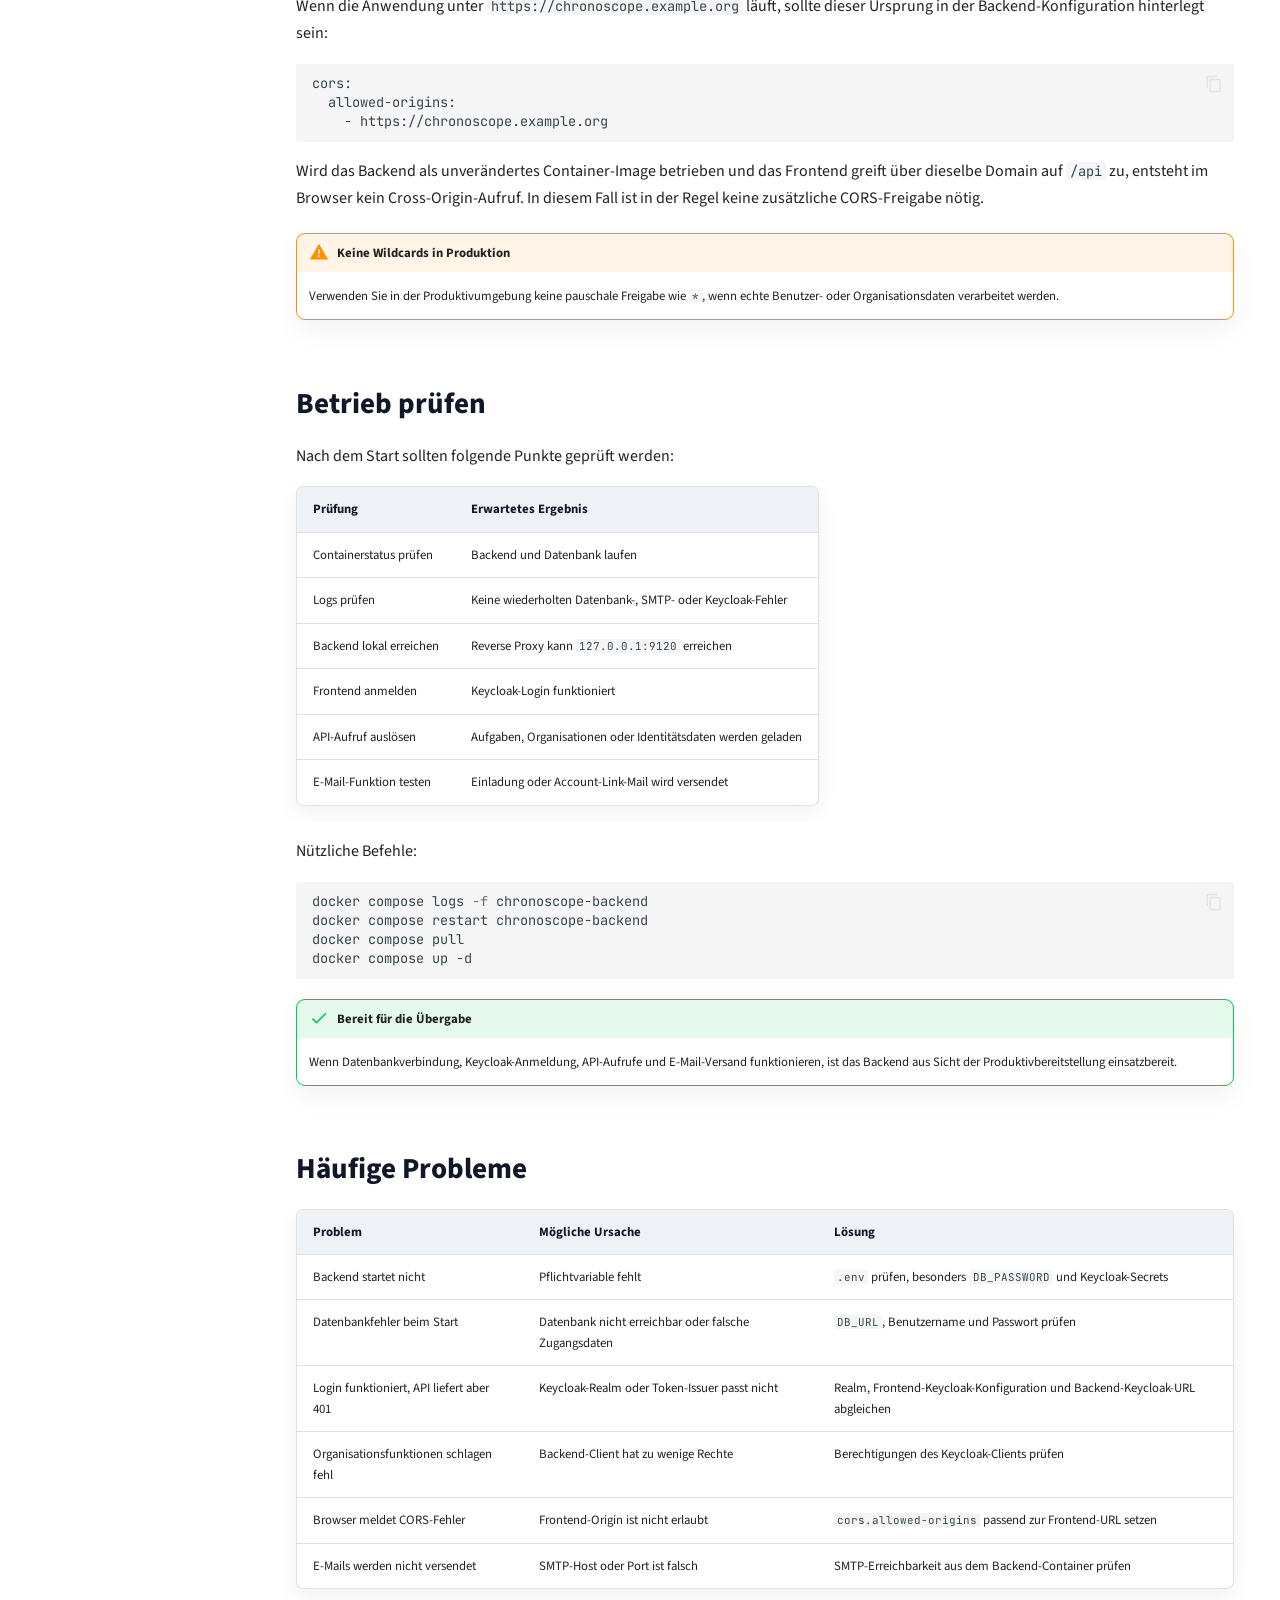
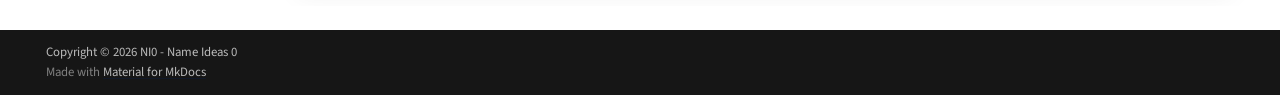
<file: installation/backend-setup/index.html>
<!doctype html>
<html lang="de" class="no-js">
  <head>
    
      <meta charset="utf-8">
      <meta name="viewport" content="width=device-width,initial-scale=1">
      
        <meta name="description" content="Verbraucherorientierte Dokumentation und Tutorials für ChronoScope.">
      
      
        <meta name="author" content="NI0 - Name Ideas 0">
      
      
        <link rel="canonical" href="https://docs.ni0.team/installation/backend-setup/">
      
      
        <link rel="prev" href="../../concepts/settings/">
      
      
        <link rel="next" href="../frontend-setup/">
      
      
        
      
      
      <link rel="icon" href="../../assets/images/ChronoScope_logo.svg">
      <meta name="generator" content="mkdocs-1.6.1, mkdocs-material-9.7.6">
    
    
      
        <title>Backend - ChronoScope</title>
      
    
    
      <link rel="stylesheet" href="../../assets/stylesheets/main.484c7ddc.min.css">
      
        
        <link rel="stylesheet" href="../../assets/stylesheets/palette.ab4e12ef.min.css">
      
      


    
    
      
    
    
      
        
        
        <link rel="preconnect" href="https://fonts.gstatic.com" crossorigin>
        <link rel="stylesheet" href="https://fonts.googleapis.com/css?family=Source+Sans+3:300,300i,400,400i,700,700i%7CJetBrains+Mono:400,400i,700,700i&display=fallback">
        <style>:root{--md-text-font:"Source Sans 3";--md-code-font:"JetBrains Mono"}</style>
      
    
    
      <link rel="stylesheet" href="../../assets/stylesheets/brand.css">
    
    <script>__md_scope=new URL("../..",location),__md_hash=e=>[...e].reduce(((e,_)=>(e<<5)-e+_.charCodeAt(0)),0),__md_get=(e,_=localStorage,t=__md_scope)=>JSON.parse(_.getItem(t.pathname+"."+e)),__md_set=(e,_,t=localStorage,a=__md_scope)=>{try{t.setItem(a.pathname+"."+e,JSON.stringify(_))}catch(e){}}</script>
    
      

    
    
  </head>
  
  
    
    
      
    
    
    
    
    <body dir="ltr" data-md-color-scheme="default" data-md-color-primary="custom" data-md-color-accent="custom">
  
    
    <input class="md-toggle" data-md-toggle="drawer" type="checkbox" id="__drawer" autocomplete="off">
    <input class="md-toggle" data-md-toggle="search" type="checkbox" id="__search" autocomplete="off">
    <label class="md-overlay" for="__drawer"></label>
    <div data-md-component="skip">
      
        
        <a href="#backend" class="md-skip">
          Zum Inhalt
        </a>
      
    </div>
    <div data-md-component="announce">
      
    </div>
    
    
      

<header class="md-header" data-md-component="header">
  <nav class="md-header__inner md-grid" aria-label="Kopfzeile">
    <a href="../.." title="ChronoScope" class="md-header__button md-logo" aria-label="ChronoScope" data-md-component="logo">
      
  <img src="../../assets/images/ChronoScope_logo.svg" alt="logo">

    </a>
    <label class="md-header__button md-icon" for="__drawer">
      
      <svg xmlns="http://www.w3.org/2000/svg" viewBox="0 0 24 24"><path d="M3 6h18v2H3zm0 5h18v2H3zm0 5h18v2H3z"/></svg>
    </label>
    <div class="md-header__title" data-md-component="header-title">
      <div class="md-header__ellipsis">
        <div class="md-header__topic">
          <span class="md-ellipsis">
            ChronoScope
          </span>
        </div>
        <div class="md-header__topic" data-md-component="header-topic">
          <span class="md-ellipsis">
            
              Backend
            
          </span>
        </div>
      </div>
    </div>
    
      
        <form class="md-header__option" data-md-component="palette">
  
    
    
    
    <input class="md-option" data-md-color-media="" data-md-color-scheme="default" data-md-color-primary="custom" data-md-color-accent="custom"  aria-hidden="true"  type="radio" name="__palette" id="__palette_0">
    
  
</form>
      
    
    
      <script>var palette=__md_get("__palette");if(palette&&palette.color){if("(prefers-color-scheme)"===palette.color.media){var media=matchMedia("(prefers-color-scheme: light)"),input=document.querySelector(media.matches?"[data-md-color-media='(prefers-color-scheme: light)']":"[data-md-color-media='(prefers-color-scheme: dark)']");palette.color.media=input.getAttribute("data-md-color-media"),palette.color.scheme=input.getAttribute("data-md-color-scheme"),palette.color.primary=input.getAttribute("data-md-color-primary"),palette.color.accent=input.getAttribute("data-md-color-accent")}for(var[key,value]of Object.entries(palette.color))document.body.setAttribute("data-md-color-"+key,value)}</script>
    
    
    
      
      
        <label class="md-header__button md-icon" for="__search">
          
          <svg xmlns="http://www.w3.org/2000/svg" viewBox="0 0 24 24"><path d="M9.5 3A6.5 6.5 0 0 1 16 9.5c0 1.61-.59 3.09-1.56 4.23l.27.27h.79l5 5-1.5 1.5-5-5v-.79l-.27-.27A6.52 6.52 0 0 1 9.5 16 6.5 6.5 0 0 1 3 9.5 6.5 6.5 0 0 1 9.5 3m0 2C7 5 5 7 5 9.5S7 14 9.5 14 14 12 14 9.5 12 5 9.5 5"/></svg>
        </label>
        <div class="md-search" data-md-component="search" role="dialog">
  <label class="md-search__overlay" for="__search"></label>
  <div class="md-search__inner" role="search">
    <form class="md-search__form" name="search">
      <input type="text" class="md-search__input" name="query" aria-label="Suche" placeholder="Suche" autocapitalize="off" autocorrect="off" autocomplete="off" spellcheck="false" data-md-component="search-query" required>
      <label class="md-search__icon md-icon" for="__search">
        
        <svg xmlns="http://www.w3.org/2000/svg" viewBox="0 0 24 24"><path d="M9.5 3A6.5 6.5 0 0 1 16 9.5c0 1.61-.59 3.09-1.56 4.23l.27.27h.79l5 5-1.5 1.5-5-5v-.79l-.27-.27A6.52 6.52 0 0 1 9.5 16 6.5 6.5 0 0 1 3 9.5 6.5 6.5 0 0 1 9.5 3m0 2C7 5 5 7 5 9.5S7 14 9.5 14 14 12 14 9.5 12 5 9.5 5"/></svg>
        
        <svg xmlns="http://www.w3.org/2000/svg" viewBox="0 0 24 24"><path d="M20 11v2H8l5.5 5.5-1.42 1.42L4.16 12l7.92-7.92L13.5 5.5 8 11z"/></svg>
      </label>
      <nav class="md-search__options" aria-label="Suche">
        
          <a href="javascript:void(0)" class="md-search__icon md-icon" title="Teilen" aria-label="Teilen" data-clipboard data-clipboard-text="" data-md-component="search-share" tabindex="-1">
            
            <svg xmlns="http://www.w3.org/2000/svg" viewBox="0 0 24 24"><path d="M18 16.08c-.76 0-1.44.3-1.96.77L8.91 12.7c.05-.23.09-.46.09-.7s-.04-.47-.09-.7l7.05-4.11c.54.5 1.25.81 2.04.81a3 3 0 0 0 3-3 3 3 0 0 0-3-3 3 3 0 0 0-3 3c0 .24.04.47.09.7L8.04 9.81C7.5 9.31 6.79 9 6 9a3 3 0 0 0-3 3 3 3 0 0 0 3 3c.79 0 1.5-.31 2.04-.81l7.12 4.15c-.05.21-.08.43-.08.66 0 1.61 1.31 2.91 2.92 2.91s2.92-1.3 2.92-2.91A2.92 2.92 0 0 0 18 16.08"/></svg>
          </a>
        
        <button type="reset" class="md-search__icon md-icon" title="Zurücksetzen" aria-label="Zurücksetzen" tabindex="-1">
          
          <svg xmlns="http://www.w3.org/2000/svg" viewBox="0 0 24 24"><path d="M19 6.41 17.59 5 12 10.59 6.41 5 5 6.41 10.59 12 5 17.59 6.41 19 12 13.41 17.59 19 19 17.59 13.41 12z"/></svg>
        </button>
      </nav>
      
        <div class="md-search__suggest" data-md-component="search-suggest"></div>
      
    </form>
    <div class="md-search__output">
      <div class="md-search__scrollwrap" tabindex="0" data-md-scrollfix>
        <div class="md-search-result" data-md-component="search-result">
          <div class="md-search-result__meta">
            Suche wird initialisiert
          </div>
          <ol class="md-search-result__list" role="presentation"></ol>
        </div>
      </div>
    </div>
  </div>
</div>
      
    
    
  </nav>
  
</header>
    
    <div class="md-container" data-md-component="container">
      
      
        
          
            
<nav class="md-tabs" aria-label="Hauptnavigation" data-md-component="tabs">
  <div class="md-grid">
    <ul class="md-tabs__list">
      
        
  
  
  
  
    <li class="md-tabs__item">
      <a href="../.." class="md-tabs__link">
        
  
  
    
  
  Start

      </a>
    </li>
  

      
        
  
  
  
  
    
    
      <li class="md-tabs__item">
        <a href="../../getting-started/" class="md-tabs__link">
          
  
  
    
  
  Loslegen

        </a>
      </li>
    
  

      
        
  
  
  
  
    
    
      <li class="md-tabs__item">
        <a href="../../concepts/tasks/" class="md-tabs__link">
          
  
  
    
  
  Funktionen

        </a>
      </li>
    
  

      
        
  
  
  
    
  
  
    
    
      <li class="md-tabs__item md-tabs__item--active">
        <a href="./" class="md-tabs__link">
          
  
  
    
  
  Installation

        </a>
      </li>
    
  

      
        
  
  
  
  
    
    
      <li class="md-tabs__item">
        <a href="../../faq/" class="md-tabs__link">
          
  
  
    
  
  Hilfe

        </a>
      </li>
    
  

      
    </ul>
  </div>
</nav>
          
        
      
      <main class="md-main" data-md-component="main">
        <div class="md-main__inner md-grid">
          
            
              
              <div class="md-sidebar md-sidebar--primary" data-md-component="sidebar" data-md-type="navigation" >
                <div class="md-sidebar__scrollwrap">
                  <div class="md-sidebar__inner">
                    


  


  

<nav class="md-nav md-nav--primary md-nav--lifted md-nav--integrated" aria-label="Navigation" data-md-level="0">
  <label class="md-nav__title" for="__drawer">
    <a href="../.." title="ChronoScope" class="md-nav__button md-logo" aria-label="ChronoScope" data-md-component="logo">
      
  <img src="../../assets/images/ChronoScope_logo.svg" alt="logo">

    </a>
    ChronoScope
  </label>
  
  <ul class="md-nav__list" data-md-scrollfix>
    
      
      
  
  
  
  
    <li class="md-nav__item">
      <a href="../.." class="md-nav__link">
        
  
  
  <span class="md-ellipsis">
    
  
    Start
  

    
  </span>
  
  

      </a>
    </li>
  

    
      
      
  
  
  
  
    
    
      
        
      
        
      
    
    
    
      
      
        
      
    
    
    <li class="md-nav__item md-nav__item--nested">
      
        
        
        <input class="md-nav__toggle md-toggle " type="checkbox" id="__nav_2" >
        
          
          <label class="md-nav__link" for="__nav_2" id="__nav_2_label" tabindex="0">
            
  
  
  <span class="md-ellipsis">
    
  
    Loslegen
  

    
  </span>
  
  

            <span class="md-nav__icon md-icon"></span>
          </label>
        
        <nav class="md-nav" data-md-level="1" aria-labelledby="__nav_2_label" aria-expanded="false">
          <label class="md-nav__title" for="__nav_2">
            <span class="md-nav__icon md-icon"></span>
            
  
    Loslegen
  

          </label>
          <ul class="md-nav__list" data-md-scrollfix>
            
              
                
  
  
  
  
    <li class="md-nav__item">
      <a href="../../getting-started/" class="md-nav__link">
        
  
  
  <span class="md-ellipsis">
    
  
    Loslegen mit ChronoScope
  

    
  </span>
  
  

      </a>
    </li>
  

              
            
              
                
  
  
  
  
    <li class="md-nav__item">
      <a href="../../tutorials/first-plan/" class="md-nav__link">
        
  
  
  <span class="md-ellipsis">
    
  
    Deinen ersten Plan erstellen
  

    
  </span>
  
  

      </a>
    </li>
  

              
            
          </ul>
        </nav>
      
    </li>
  

    
      
      
  
  
  
  
    
    
      
        
      
        
      
        
      
    
    
    
      
      
        
      
    
    
    <li class="md-nav__item md-nav__item--nested">
      
        
        
        <input class="md-nav__toggle md-toggle " type="checkbox" id="__nav_3" >
        
          
          <label class="md-nav__link" for="__nav_3" id="__nav_3_label" tabindex="0">
            
  
  
  <span class="md-ellipsis">
    
  
    Funktionen
  

    
  </span>
  
  

            <span class="md-nav__icon md-icon"></span>
          </label>
        
        <nav class="md-nav" data-md-level="1" aria-labelledby="__nav_3_label" aria-expanded="false">
          <label class="md-nav__title" for="__nav_3">
            <span class="md-nav__icon md-icon"></span>
            
  
    Funktionen
  

          </label>
          <ul class="md-nav__list" data-md-scrollfix>
            
              
                
  
  
  
  
    <li class="md-nav__item">
      <a href="../../concepts/tasks/" class="md-nav__link">
        
  
  
  <span class="md-ellipsis">
    
  
    Aufgaben verstehen
  

    
  </span>
  
  

      </a>
    </li>
  

              
            
              
                
  
  
  
  
    <li class="md-nav__item">
      <a href="../../concepts/ui/" class="md-nav__link">
        
  
  
  <span class="md-ellipsis">
    
  
    Oberfläche verstehen
  

    
  </span>
  
  

      </a>
    </li>
  

              
            
              
                
  
  
  
  
    <li class="md-nav__item">
      <a href="../../concepts/settings/" class="md-nav__link">
        
  
  
  <span class="md-ellipsis">
    
  
    Einstellungen verstehen
  

    
  </span>
  
  

      </a>
    </li>
  

              
            
          </ul>
        </nav>
      
    </li>
  

    
      
      
  
  
    
  
  
  
    
    
      
        
      
        
      
    
    
    
      
        
        
      
      
        
      
    
    
    <li class="md-nav__item md-nav__item--active md-nav__item--section md-nav__item--nested">
      
        
        
        <input class="md-nav__toggle md-toggle " type="checkbox" id="__nav_4" checked>
        
          
          <label class="md-nav__link" for="__nav_4" id="__nav_4_label" tabindex="">
            
  
  
  <span class="md-ellipsis">
    
  
    Installation
  

    
  </span>
  
  

            <span class="md-nav__icon md-icon"></span>
          </label>
        
        <nav class="md-nav" data-md-level="1" aria-labelledby="__nav_4_label" aria-expanded="true">
          <label class="md-nav__title" for="__nav_4">
            <span class="md-nav__icon md-icon"></span>
            
  
    Installation
  

          </label>
          <ul class="md-nav__list" data-md-scrollfix>
            
              
                
  
  
    
  
  
  
    <li class="md-nav__item md-nav__item--active">
      
      <input class="md-nav__toggle md-toggle" type="checkbox" id="__toc">
      
      
        
      
      
        <label class="md-nav__link md-nav__link--active" for="__toc">
          
  
  
  <span class="md-ellipsis">
    
  
    Backend
  

    
  </span>
  
  

          <span class="md-nav__icon md-icon"></span>
        </label>
      
      <a href="./" class="md-nav__link md-nav__link--active">
        
  
  
  <span class="md-ellipsis">
    
  
    Backend
  

    
  </span>
  
  

      </a>
      
        

<nav class="md-nav md-nav--secondary" aria-label="Inhaltsverzeichnis">
  
  
  
    
  
  
    <label class="md-nav__title" for="__toc">
      <span class="md-nav__icon md-icon"></span>
      Inhaltsverzeichnis
    </label>
    <ul class="md-nav__list" data-md-component="toc" data-md-scrollfix>
      
        <li class="md-nav__item">
  <a href="#voraussetzungen" class="md-nav__link">
    <span class="md-ellipsis">
      
        Voraussetzungen
      
    </span>
  </a>
  
</li>
      
        <li class="md-nav__item">
  <a href="#datenbank-vorbereiten" class="md-nav__link">
    <span class="md-ellipsis">
      
        Datenbank vorbereiten
      
    </span>
  </a>
  
</li>
      
        <li class="md-nav__item">
  <a href="#smtp-server-vorbereiten" class="md-nav__link">
    <span class="md-ellipsis">
      
        SMTP-Server vorbereiten
      
    </span>
  </a>
  
</li>
      
        <li class="md-nav__item">
  <a href="#keycloak-vorbereiten" class="md-nav__link">
    <span class="md-ellipsis">
      
        Keycloak vorbereiten
      
    </span>
  </a>
  
</li>
      
        <li class="md-nav__item">
  <a href="#umgebungsvariablen-konfigurieren" class="md-nav__link">
    <span class="md-ellipsis">
      
        Umgebungsvariablen konfigurieren
      
    </span>
  </a>
  
</li>
      
        <li class="md-nav__item">
  <a href="#backend-mit-docker-compose-starten" class="md-nav__link">
    <span class="md-ellipsis">
      
        Backend mit Docker Compose starten
      
    </span>
  </a>
  
</li>
      
        <li class="md-nav__item">
  <a href="#externe-datenbank-verwenden" class="md-nav__link">
    <span class="md-ellipsis">
      
        Externe Datenbank verwenden
      
    </span>
  </a>
  
</li>
      
        <li class="md-nav__item">
  <a href="#reverse-proxy-einrichten" class="md-nav__link">
    <span class="md-ellipsis">
      
        Reverse Proxy einrichten
      
    </span>
  </a>
  
    <nav class="md-nav" aria-label="Reverse Proxy einrichten">
      <ul class="md-nav__list">
        
          <li class="md-nav__item">
  <a href="#beispiel-mit-nginx" class="md-nav__link">
    <span class="md-ellipsis">
      
        Beispiel mit Nginx
      
    </span>
  </a>
  
</li>
        
      </ul>
    </nav>
  
</li>
      
        <li class="md-nav__item">
  <a href="#cors-konfigurieren" class="md-nav__link">
    <span class="md-ellipsis">
      
        CORS konfigurieren
      
    </span>
  </a>
  
</li>
      
        <li class="md-nav__item">
  <a href="#betrieb-prufen" class="md-nav__link">
    <span class="md-ellipsis">
      
        Betrieb prüfen
      
    </span>
  </a>
  
</li>
      
        <li class="md-nav__item">
  <a href="#haufige-probleme" class="md-nav__link">
    <span class="md-ellipsis">
      
        Häufige Probleme
      
    </span>
  </a>
  
</li>
      
    </ul>
  
</nav>
      
    </li>
  

              
            
              
                
  
  
  
  
    <li class="md-nav__item">
      <a href="../frontend-setup/" class="md-nav__link">
        
  
  
  <span class="md-ellipsis">
    
  
    Frontend
  

    
  </span>
  
  

      </a>
    </li>
  

              
            
          </ul>
        </nav>
      
    </li>
  

    
      
      
  
  
  
  
    
    
      
        
      
    
    
    
      
      
        
      
    
    
    <li class="md-nav__item md-nav__item--nested">
      
        
        
        <input class="md-nav__toggle md-toggle " type="checkbox" id="__nav_5" >
        
          
          <label class="md-nav__link" for="__nav_5" id="__nav_5_label" tabindex="0">
            
  
  
  <span class="md-ellipsis">
    
  
    Hilfe
  

    
  </span>
  
  

            <span class="md-nav__icon md-icon"></span>
          </label>
        
        <nav class="md-nav" data-md-level="1" aria-labelledby="__nav_5_label" aria-expanded="false">
          <label class="md-nav__title" for="__nav_5">
            <span class="md-nav__icon md-icon"></span>
            
  
    Hilfe
  

          </label>
          <ul class="md-nav__list" data-md-scrollfix>
            
              
                
  
  
  
  
    <li class="md-nav__item">
      <a href="../../faq/" class="md-nav__link">
        
  
  
  <span class="md-ellipsis">
    
  
    Häufige Fragen
  

    
  </span>
  
  

      </a>
    </li>
  

              
            
          </ul>
        </nav>
      
    </li>
  

    
  </ul>
</nav>
                  </div>
                </div>
              </div>
            
            
          
          
            <div class="md-content" data-md-component="content">
              
              <article class="md-content__inner md-typeset">
                
                  



<h1 id="backend">Backend<a class="headerlink" href="#backend" title="Permanent link">&para;</a></h1>
<p>Diese Anleitung beschreibt, wie das ChronoScope-Backend in einer Produktivumgebung eingerichtet und gestartet wird. Das Backend ist eine Spring-Boot-Anwendung und stellt die REST-API für Aufgaben, Arbeitszeiten, Planung, Organisationen und Benutzeridentität bereit.</p>
<div class="admonition info">
<p class="admonition-title">Kurzüberblick</p>
<p>Das Backend wird im Produktivbetrieb als Docker-Container gestartet. Zusätzlich werden eine SQL-Datenbank, ein SMTP-Server und eine Keycloak-Installation benötigt.</p>
</div>
<h2 id="voraussetzungen">Voraussetzungen<a class="headerlink" href="#voraussetzungen" title="Permanent link">&para;</a></h2>
<p>Für den Betrieb werden folgende Komponenten benötigt:</p>
<table>
<thead>
<tr>
<th>Komponente</th>
<th>Empfehlung</th>
<th>Zweck</th>
</tr>
</thead>
<tbody>
<tr>
<td>Docker</td>
<td>Aktuelle stabile Version</td>
<td>Startet das Backend als Container</td>
</tr>
<tr>
<td>Docker Compose</td>
<td>Aktuelle stabile Version</td>
<td>Verwaltet Backend und Datenbank gemeinsam</td>
</tr>
<tr>
<td>Datenbank</td>
<td>MySQL, MariaDB oder kompatibel</td>
<td>Speichert Aufgaben, Arbeitszeiten und Planungsdaten</td>
</tr>
<tr>
<td>Keycloak</td>
<td>Bereits erreichbar</td>
<td>Prüft Tokens und verwaltet Organisationen</td>
</tr>
<tr>
<td>SMTP-Server</td>
<td>Lokal oder extern erreichbar</td>
<td>Versendet Einladungen und Account-Link-E-Mails</td>
</tr>
<tr>
<td>Reverse Proxy</td>
<td>Nginx, Apache oder vergleichbar</td>
<td>Veröffentlicht die API kontrolliert nach außen</td>
</tr>
<tr>
<td>HTTPS-Zertifikat</td>
<td>z. B. Let's Encrypt</td>
<td>Schützt Login- und API-Kommunikation</td>
</tr>
</tbody>
</table>
<div class="admonition warning">
<p class="admonition-title">HTTPS verwenden</p>
<p>Das Backend sollte in der Produktivumgebung nur über HTTPS erreichbar sein. Zugriffstokens und personenbezogene Daten dürfen nicht über unverschlüsselte Verbindungen übertragen werden.</p>
</div>
<h2 id="datenbank-vorbereiten">Datenbank vorbereiten<a class="headerlink" href="#datenbank-vorbereiten" title="Permanent link">&para;</a></h2>
<p>ChronoScope benötigt eine SQL-Datenbank. Für eine einfache produktionsnahe Installation kann MySQL direkt über Docker Compose mitgestartet werden. In einer bestehenden Kundenumgebung kann stattdessen auch eine vorhandene MySQL- oder MariaDB-Instanz verwendet werden.</p>
<p>Für eine externe Datenbank werden folgende Informationen benötigt:</p>
<table>
<thead>
<tr>
<th>Wert</th>
<th>Beispiel</th>
</tr>
</thead>
<tbody>
<tr>
<td>Datenbankname</td>
<td><code>chronoscope</code></td>
</tr>
<tr>
<td>JDBC-URL</td>
<td><code>jdbc:mysql://mysql:3306/chronoscope</code></td>
</tr>
<tr>
<td>Benutzername</td>
<td><code>chronoscope</code></td>
</tr>
<tr>
<td>Passwort</td>
<td>Starkes individuelles Passwort</td>
</tr>
</tbody>
</table>
<div class="admonition tip">
<p class="admonition-title">Datenbank nicht öffentlich freigeben</p>
<p>Die Datenbank muss nur vom Backend erreichbar sein. Sie sollte nicht direkt aus dem Internet erreichbar sein.</p>
</div>
<h2 id="smtp-server-vorbereiten">SMTP-Server vorbereiten<a class="headerlink" href="#smtp-server-vorbereiten" title="Permanent link">&para;</a></h2>
<p>Das Backend verwendet SMTP, um E-Mails zu versenden. Dazu gehören zum Beispiel Einladungen oder Nachrichten zum Verknüpfen von Accounts.</p>
<p>Der SMTP-Server kann intern oder extern betrieben werden. Wichtig ist, dass das Backend den Host und Port erreichen kann.</p>
<table>
<thead>
<tr>
<th>Einstellung</th>
<th>Beispiel</th>
</tr>
</thead>
<tbody>
<tr>
<td>SMTP-Host</td>
<td><code>smtp.example.org</code></td>
</tr>
<tr>
<td>SMTP-Port</td>
<td><code>25</code> oder <code>587</code></td>
</tr>
</tbody>
</table>
<p>Wenn der SMTP-Server auf demselben Host wie Docker läuft, kann je nach Umgebung <code>host.docker.internal</code> verwendet werden.</p>
<h2 id="keycloak-vorbereiten">Keycloak vorbereiten<a class="headerlink" href="#keycloak-vorbereiten" title="Permanent link">&para;</a></h2>
<p>ChronoScope nutzt Keycloak für Authentifizierung, Benutzeridentität und Organisationsverwaltung. Für das Backend wird ein vertraulicher Keycloak-Client benötigt, über den das Backend administrative Organisationsfunktionen ausführen kann.</p>
<p>In Keycloak sollten vorbereitet werden:</p>
<table>
<thead>
<tr>
<th>Einstellung</th>
<th>Beschreibung</th>
</tr>
</thead>
<tbody>
<tr>
<td>Realm</td>
<td>Realm für ChronoScope, zum Beispiel <code>ni0</code></td>
</tr>
<tr>
<td>Backend-Client</td>
<td>Vertraulicher Client für Backend-Administrationszugriffe</td>
</tr>
<tr>
<td>Client-ID</td>
<td>Wird als <code>KEYCLOAK_CLIENT_ID</code> im Backend gesetzt</td>
</tr>
<tr>
<td>Client-Secret</td>
<td>Wird als <code>KEYCLOAK_CLIENT_SECRET</code> im Backend gesetzt</td>
</tr>
<tr>
<td>Berechtigungen</td>
<td>Der Client benötigt Rechte zur Verwaltung der relevanten Organisationen und Benutzer</td>
</tr>
</tbody>
</table>
<div class="admonition note">
<p class="admonition-title">Frontend separat konfigurieren</p>
<p>Für die Anmeldung im Browser benötigt auch das Frontend einen Keycloak-Client mit erlaubten Redirect-URLs. Diese Konfiguration ist in der Frontend-Installationsanleitung beschrieben.</p>
</div>
<h2 id="umgebungsvariablen-konfigurieren">Umgebungsvariablen konfigurieren<a class="headerlink" href="#umgebungsvariablen-konfigurieren" title="Permanent link">&para;</a></h2>
<p>Legen Sie im Verzeichnis der Docker-Compose-Datei eine <code>.env</code>-Datei an. Docker Compose liest diese Datei automatisch aus.</p>
<div class="highlight"><pre><span></span><code><span class="na">DB_USERNAME</span><span class="o">=</span><span class="s">chronoscope</span>
<span class="na">DB_PASSWORD</span><span class="o">=</span><span class="s">&lt;sicheres-datenbank-passwort&gt;</span>
<span class="na">MYSQL_ROOT_PASSWORD</span><span class="o">=</span><span class="s">&lt;sicheres-root-passwort&gt;</span>

<span class="na">SMTP_HOST</span><span class="o">=</span><span class="s">smtp.example.org</span>
<span class="na">SMTP_PORT</span><span class="o">=</span><span class="s">25</span>

<span class="na">KEYCLOAK_URL</span><span class="o">=</span><span class="s">https://auth.example.org</span>
<span class="na">KEYCLOAK_REALM</span><span class="o">=</span><span class="s">ni0</span>
<span class="na">KEYCLOAK_CLIENT_ID</span><span class="o">=</span><span class="s">chronoscope-admin</span>
<span class="na">KEYCLOAK_CLIENT_SECRET</span><span class="o">=</span><span class="s">&lt;keycloak-client-secret&gt;</span>
</code></pre></div>
<table>
<thead>
<tr>
<th>Variable</th>
<th>Bedeutung</th>
</tr>
</thead>
<tbody>
<tr>
<td><code>DB_USERNAME</code></td>
<td>Benutzername für die Datenbank</td>
</tr>
<tr>
<td><code>DB_PASSWORD</code></td>
<td>Passwort des Datenbankbenutzers</td>
</tr>
<tr>
<td><code>MYSQL_ROOT_PASSWORD</code></td>
<td>Root-Passwort für den MySQL-Container</td>
</tr>
<tr>
<td><code>SMTP_HOST</code></td>
<td>Hostname oder IP-Adresse des SMTP-Servers</td>
</tr>
<tr>
<td><code>SMTP_PORT</code></td>
<td>Port des SMTP-Servers, häufig <code>25</code> oder <code>587</code></td>
</tr>
<tr>
<td><code>KEYCLOAK_URL</code></td>
<td>Basis-URL der Keycloak-Installation</td>
</tr>
<tr>
<td><code>KEYCLOAK_REALM</code></td>
<td>Name des Keycloak-Realms</td>
</tr>
<tr>
<td><code>KEYCLOAK_CLIENT_ID</code></td>
<td>Client-ID des Backend-Clients</td>
</tr>
<tr>
<td><code>KEYCLOAK_CLIENT_SECRET</code></td>
<td>Client-Secret des Backend-Clients</td>
</tr>
</tbody>
</table>
<div class="admonition warning">
<p class="admonition-title">Secrets schützen</p>
<p>Die <code>.env</code>-Datei enthält Passwörter und Secrets. Sie sollte nicht in ein Git-Repository eingecheckt und nur für Administratorinnen und Administratoren lesbar sein.</p>
</div>
<h2 id="backend-mit-docker-compose-starten">Backend mit Docker Compose starten<a class="headerlink" href="#backend-mit-docker-compose-starten" title="Permanent link">&para;</a></h2>
<p>Die aktuelle Backend-Version kann als Container aus der GitHub Container Registry bezogen werden:</p>
<p><a href="https://github.com/NI0-Name-Ideas-0/ChronoScope-backend/pkgs/container/chronoscope-backend-backend">ChronoScope Backend Package</a></p>
<p>Mit folgender <code>docker-compose.yml</code> wird das Backend gemeinsam mit MySQL gestartet:</p>
<div class="highlight"><pre><span></span><code>version: &#39;3.9&#39;

services:
  chronoscope-backend:
    image: ghcr.io/ni0-name-ideas-0/chronoscope-backend-backend:latest
    restart: always
    ports:
      - &quot;127.0.0.1:9120:9020&quot;
    environment:
      - SPRING_PROFILES_ACTIVE=prod
      - SERVER_PORT=9020
      - DB_URL=jdbc:mysql://mysql:3306/chronoscope
      - DB_USERNAME=${DB_USERNAME}
      - DB_PASSWORD=${DB_PASSWORD}
      - SMTP_HOST=${SMTP_HOST}
      - SMTP_PORT=${SMTP_PORT}
      - KEYCLOAK_URL=${KEYCLOAK_URL}
      - KEYCLOAK_REALM=${KEYCLOAK_REALM}
      - KEYCLOAK_CLIENT_ID=${KEYCLOAK_CLIENT_ID}
      - KEYCLOAK_CLIENT_SECRET=${KEYCLOAK_CLIENT_SECRET}
    depends_on:
      - mysql
    networks:
      - chrononet

  mysql:
    image: mysql:8.0
    restart: always
    environment:
      - MYSQL_DATABASE=chronoscope
      - MYSQL_USER=${DB_USERNAME}
      - MYSQL_PASSWORD=${DB_PASSWORD}
      - MYSQL_ROOT_PASSWORD=${MYSQL_ROOT_PASSWORD}
    volumes:
      - mysql_data:/var/lib/mysql
    networks:
      - chrononet

volumes:
  mysql_data:

networks:
  chrononet:
</code></pre></div>
<p>Starten Sie anschließend die Container:</p>
<div class="highlight"><pre><span></span><code><span class="n">docker</span> <span class="n">compose</span> <span class="n">up</span> <span class="n">-d</span>
</code></pre></div>
<p>Prüfen Sie danach, ob die Container laufen:</p>
<div class="highlight"><pre><span></span><code><span class="n">docker</span> <span class="n">compose</span> <span class="nb">ps</span>
</code></pre></div>
<p>Die API ist in diesem Beispiel lokal auf dem Server unter <code>http://127.0.0.1:9120</code> erreichbar. Nach außen sollte sie über einen Reverse Proxy und HTTPS veröffentlicht werden.</p>
<div class="admonition note">
<p class="admonition-title">Portbindung</p>
<p>Die Compose-Datei bindet den Backend-Port bewusst nur an <code>127.0.0.1</code>. Dadurch ist das Backend nicht direkt aus dem Internet erreichbar, sondern nur über den vorgeschalteten Reverse Proxy.</p>
</div>
<h2 id="externe-datenbank-verwenden">Externe Datenbank verwenden<a class="headerlink" href="#externe-datenbank-verwenden" title="Permanent link">&para;</a></h2>
<p>Wenn der Kunde bereits eine Datenbank betreibt, kann der <code>mysql</code>-Service aus der Compose-Datei entfernt werden. Setzen Sie <code>DB_URL</code>, <code>DB_USERNAME</code> und <code>DB_PASSWORD</code> dann passend zur externen Datenbank.</p>
<p>Beispiel:</p>
<div class="highlight"><pre><span></span><code><span class="na">DB_URL</span><span class="o">=</span><span class="s">jdbc:mysql://db.example.internal:3306/chronoscope</span>
<span class="na">DB_USERNAME</span><span class="o">=</span><span class="s">chronoscope</span>
<span class="na">DB_PASSWORD</span><span class="o">=</span><span class="s">&lt;sicheres-datenbank-passwort&gt;</span>
</code></pre></div>
<p>Der Datenbankserver muss vom Backend-Container aus erreichbar sein.</p>
<h2 id="reverse-proxy-einrichten">Reverse Proxy einrichten<a class="headerlink" href="#reverse-proxy-einrichten" title="Permanent link">&para;</a></h2>
<p>Für den produktiven Zugriff sollte das Backend hinter einem Reverse Proxy betrieben werden. Das passt besonders gut, wenn das Frontend unter derselben Domain läuft und API-Aufrufe unter <code>/api</code> weitergeleitet werden.</p>
<h3 id="beispiel-mit-nginx">Beispiel mit Nginx<a class="headerlink" href="#beispiel-mit-nginx" title="Permanent link">&para;</a></h3>
<div class="highlight"><pre><span></span><code><span class="k">server</span><span class="w"> </span><span class="p">{</span>
<span class="w">    </span><span class="kn">listen</span><span class="w"> </span><span class="mi">80</span><span class="p">;</span>
<span class="w">    </span><span class="kn">server_name</span><span class="w"> </span><span class="s">chronoscope.example.org</span><span class="p">;</span>

<span class="w">    </span><span class="kn">location</span><span class="w"> </span><span class="s">/api/</span><span class="w"> </span><span class="p">{</span>
<span class="w">        </span><span class="kn">proxy_pass</span><span class="w"> </span><span class="s">http://127.0.0.1:9120/</span><span class="p">;</span>
<span class="w">        </span><span class="kn">proxy_set_header</span><span class="w"> </span><span class="s">Host</span><span class="w"> </span><span class="nv">$host</span><span class="p">;</span>
<span class="w">        </span><span class="kn">proxy_set_header</span><span class="w"> </span><span class="s">X-Real-IP</span><span class="w"> </span><span class="nv">$remote_addr</span><span class="p">;</span>
<span class="w">        </span><span class="kn">proxy_set_header</span><span class="w"> </span><span class="s">X-Forwarded-For</span><span class="w"> </span><span class="nv">$proxy_add_x_forwarded_for</span><span class="p">;</span>
<span class="w">        </span><span class="kn">proxy_set_header</span><span class="w"> </span><span class="s">X-Forwarded-Proto</span><span class="w"> </span><span class="nv">$scheme</span><span class="p">;</span>
<span class="w">    </span><span class="p">}</span>
<span class="p">}</span>
</code></pre></div>
<p>Für den Produktivbetrieb sollte zusätzlich HTTPS aktiviert werden. Wenn Frontend und Backend unter derselben Domain laufen, kann der Frontend-Webserver dieselbe <code>/api</code>-Weiterleitung enthalten.</p>
<h2 id="cors-konfigurieren">CORS konfigurieren<a class="headerlink" href="#cors-konfigurieren" title="Permanent link">&para;</a></h2>
<p>Das Backend erlaubt im Produktivprofil nur konfigurierte Ursprünge. In der Standardkonfiguration ist <code>https://chronoscope.ni0.team</code> eingetragen. Für eine Kundeninstallation muss die öffentlich genutzte Frontend-Adresse erlaubt werden.</p>
<p>Wenn die Anwendung unter <code>https://chronoscope.example.org</code> läuft, sollte dieser Ursprung in der Backend-Konfiguration hinterlegt sein:</p>
<div class="highlight"><pre><span></span><code>cors:
  allowed-origins:
    - https://chronoscope.example.org
</code></pre></div>
<p>Wird das Backend als unverändertes Container-Image betrieben und das Frontend greift über dieselbe Domain auf <code>/api</code> zu, entsteht im Browser kein Cross-Origin-Aufruf. In diesem Fall ist in der Regel keine zusätzliche CORS-Freigabe nötig.</p>
<div class="admonition warning">
<p class="admonition-title">Keine Wildcards in Produktion</p>
<p>Verwenden Sie in der Produktivumgebung keine pauschale Freigabe wie <code>*</code>, wenn echte Benutzer- oder Organisationsdaten verarbeitet werden.</p>
</div>
<h2 id="betrieb-prufen">Betrieb prüfen<a class="headerlink" href="#betrieb-prufen" title="Permanent link">&para;</a></h2>
<p>Nach dem Start sollten folgende Punkte geprüft werden:</p>
<table>
<thead>
<tr>
<th>Prüfung</th>
<th>Erwartetes Ergebnis</th>
</tr>
</thead>
<tbody>
<tr>
<td>Containerstatus prüfen</td>
<td>Backend und Datenbank laufen</td>
</tr>
<tr>
<td>Logs prüfen</td>
<td>Keine wiederholten Datenbank-, SMTP- oder Keycloak-Fehler</td>
</tr>
<tr>
<td>Backend lokal erreichen</td>
<td>Reverse Proxy kann <code>127.0.0.1:9120</code> erreichen</td>
</tr>
<tr>
<td>Frontend anmelden</td>
<td>Keycloak-Login funktioniert</td>
</tr>
<tr>
<td>API-Aufruf auslösen</td>
<td>Aufgaben, Organisationen oder Identitätsdaten werden geladen</td>
</tr>
<tr>
<td>E-Mail-Funktion testen</td>
<td>Einladung oder Account-Link-Mail wird versendet</td>
</tr>
</tbody>
</table>
<p>Nützliche Befehle:</p>
<div class="highlight"><pre><span></span><code><span class="n">docker</span> <span class="n">compose</span> <span class="n">logs</span> <span class="o">-f</span> <span class="n">chronoscope-backend</span>
<span class="n">docker</span> <span class="n">compose</span> <span class="n">restart</span> <span class="n">chronoscope-backend</span>
<span class="n">docker</span> <span class="n">compose</span> <span class="n">pull</span>
<span class="n">docker</span> <span class="n">compose</span> <span class="n">up</span> <span class="n">-d</span>
</code></pre></div>
<div class="admonition success">
<p class="admonition-title">Bereit für die Übergabe</p>
<p>Wenn Datenbankverbindung, Keycloak-Anmeldung, API-Aufrufe und E-Mail-Versand funktionieren, ist das Backend aus Sicht der Produktivbereitstellung einsatzbereit.</p>
</div>
<h2 id="haufige-probleme">Häufige Probleme<a class="headerlink" href="#haufige-probleme" title="Permanent link">&para;</a></h2>
<table>
<thead>
<tr>
<th>Problem</th>
<th>Mögliche Ursache</th>
<th>Lösung</th>
</tr>
</thead>
<tbody>
<tr>
<td>Backend startet nicht</td>
<td>Pflichtvariable fehlt</td>
<td><code>.env</code> prüfen, besonders <code>DB_PASSWORD</code> und Keycloak-Secrets</td>
</tr>
<tr>
<td>Datenbankfehler beim Start</td>
<td>Datenbank nicht erreichbar oder falsche Zugangsdaten</td>
<td><code>DB_URL</code>, Benutzername und Passwort prüfen</td>
</tr>
<tr>
<td>Login funktioniert, API liefert aber 401</td>
<td>Keycloak-Realm oder Token-Issuer passt nicht</td>
<td>Realm, Frontend-Keycloak-Konfiguration und Backend-Keycloak-URL abgleichen</td>
</tr>
<tr>
<td>Organisationsfunktionen schlagen fehl</td>
<td>Backend-Client hat zu wenige Rechte</td>
<td>Berechtigungen des Keycloak-Clients prüfen</td>
</tr>
<tr>
<td>Browser meldet CORS-Fehler</td>
<td>Frontend-Origin ist nicht erlaubt</td>
<td><code>cors.allowed-origins</code> passend zur Frontend-URL setzen</td>
</tr>
<tr>
<td>E-Mails werden nicht versendet</td>
<td>SMTP-Host oder Port ist falsch</td>
<td>SMTP-Erreichbarkeit aus dem Backend-Container prüfen</td>
</tr>
</tbody>
</table>












                
              </article>
            </div>
          
          
  <script>var tabs=__md_get("__tabs");if(Array.isArray(tabs))e:for(var set of document.querySelectorAll(".tabbed-set")){var labels=set.querySelector(".tabbed-labels");for(var tab of tabs)for(var label of labels.getElementsByTagName("label"))if(label.innerText.trim()===tab){var input=document.getElementById(label.htmlFor);input.checked=!0;continue e}}</script>

<script>var target=document.getElementById(location.hash.slice(1));target&&target.name&&(target.checked=target.name.startsWith("__tabbed_"))</script>
        </div>
        
          <button type="button" class="md-top md-icon" data-md-component="top" hidden>
  
  <svg xmlns="http://www.w3.org/2000/svg" viewBox="0 0 24 24"><path d="M13 20h-2V8l-5.5 5.5-1.42-1.42L12 4.16l7.92 7.92-1.42 1.42L13 8z"/></svg>
  Zurück zum Seitenanfang
</button>
        
      </main>
      
        <footer class="md-footer">
  
  <div class="md-footer-meta md-typeset">
    <div class="md-footer-meta__inner md-grid">
      <div class="md-copyright">
  
    <div class="md-copyright__highlight">
      Copyright &copy; 2026 NI0 - Name Ideas 0
    </div>
  
  
    Made with
    <a href="https://squidfunk.github.io/mkdocs-material/" target="_blank" rel="noopener">
      Material for MkDocs
    </a>
  
</div>
      
    </div>
  </div>
</footer>
      
    </div>
    <div class="md-dialog" data-md-component="dialog">
      <div class="md-dialog__inner md-typeset"></div>
    </div>
    
    
    
      
      
      <script id="__config" type="application/json">{"annotate": null, "base": "../..", "features": ["navigation.instant", "navigation.tracking", "navigation.tabs", "navigation.sections", "navigation.indexes", "navigation.top", "search.share", "search.suggest", "search.highlight", "content.tabs.link", "content.code.copy", "toc.integrate", "toc.follow"], "search": "../../assets/javascripts/workers/search.2c215733.min.js", "tags": null, "translations": {"clipboard.copied": "In Zwischenablage kopiert", "clipboard.copy": "In Zwischenablage kopieren", "search.result.more.one": "1 weiteres Suchergebnis auf dieser Seite", "search.result.more.other": "# weitere Suchergebnisse auf dieser Seite", "search.result.none": "Keine Suchergebnisse", "search.result.one": "1 Suchergebnis", "search.result.other": "# Suchergebnisse", "search.result.placeholder": "Suchbegriff eingeben", "search.result.term.missing": "Es fehlt", "select.version": "Version ausw\u00e4hlen"}, "version": null}</script>
    
    
      <script src="../../assets/javascripts/bundle.79ae519e.min.js"></script>
      
    
  </body>
</html>
</file>
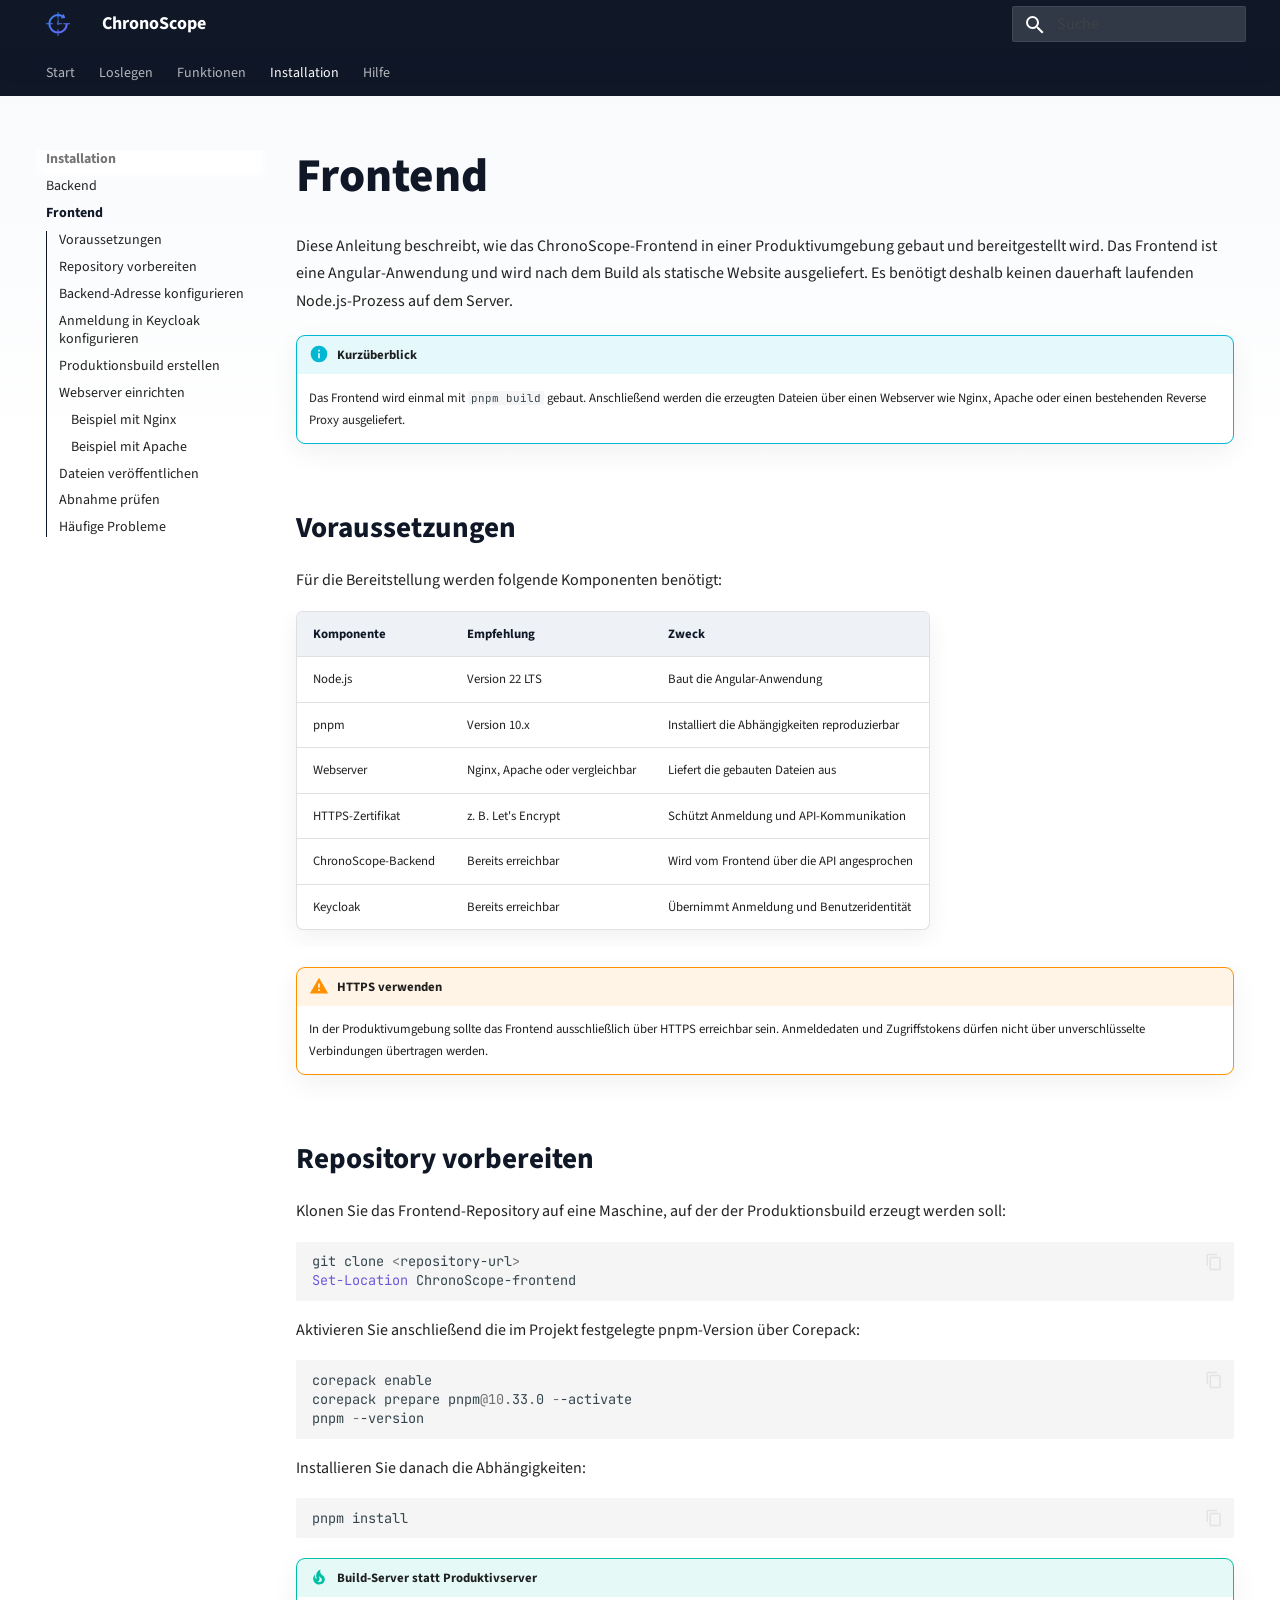
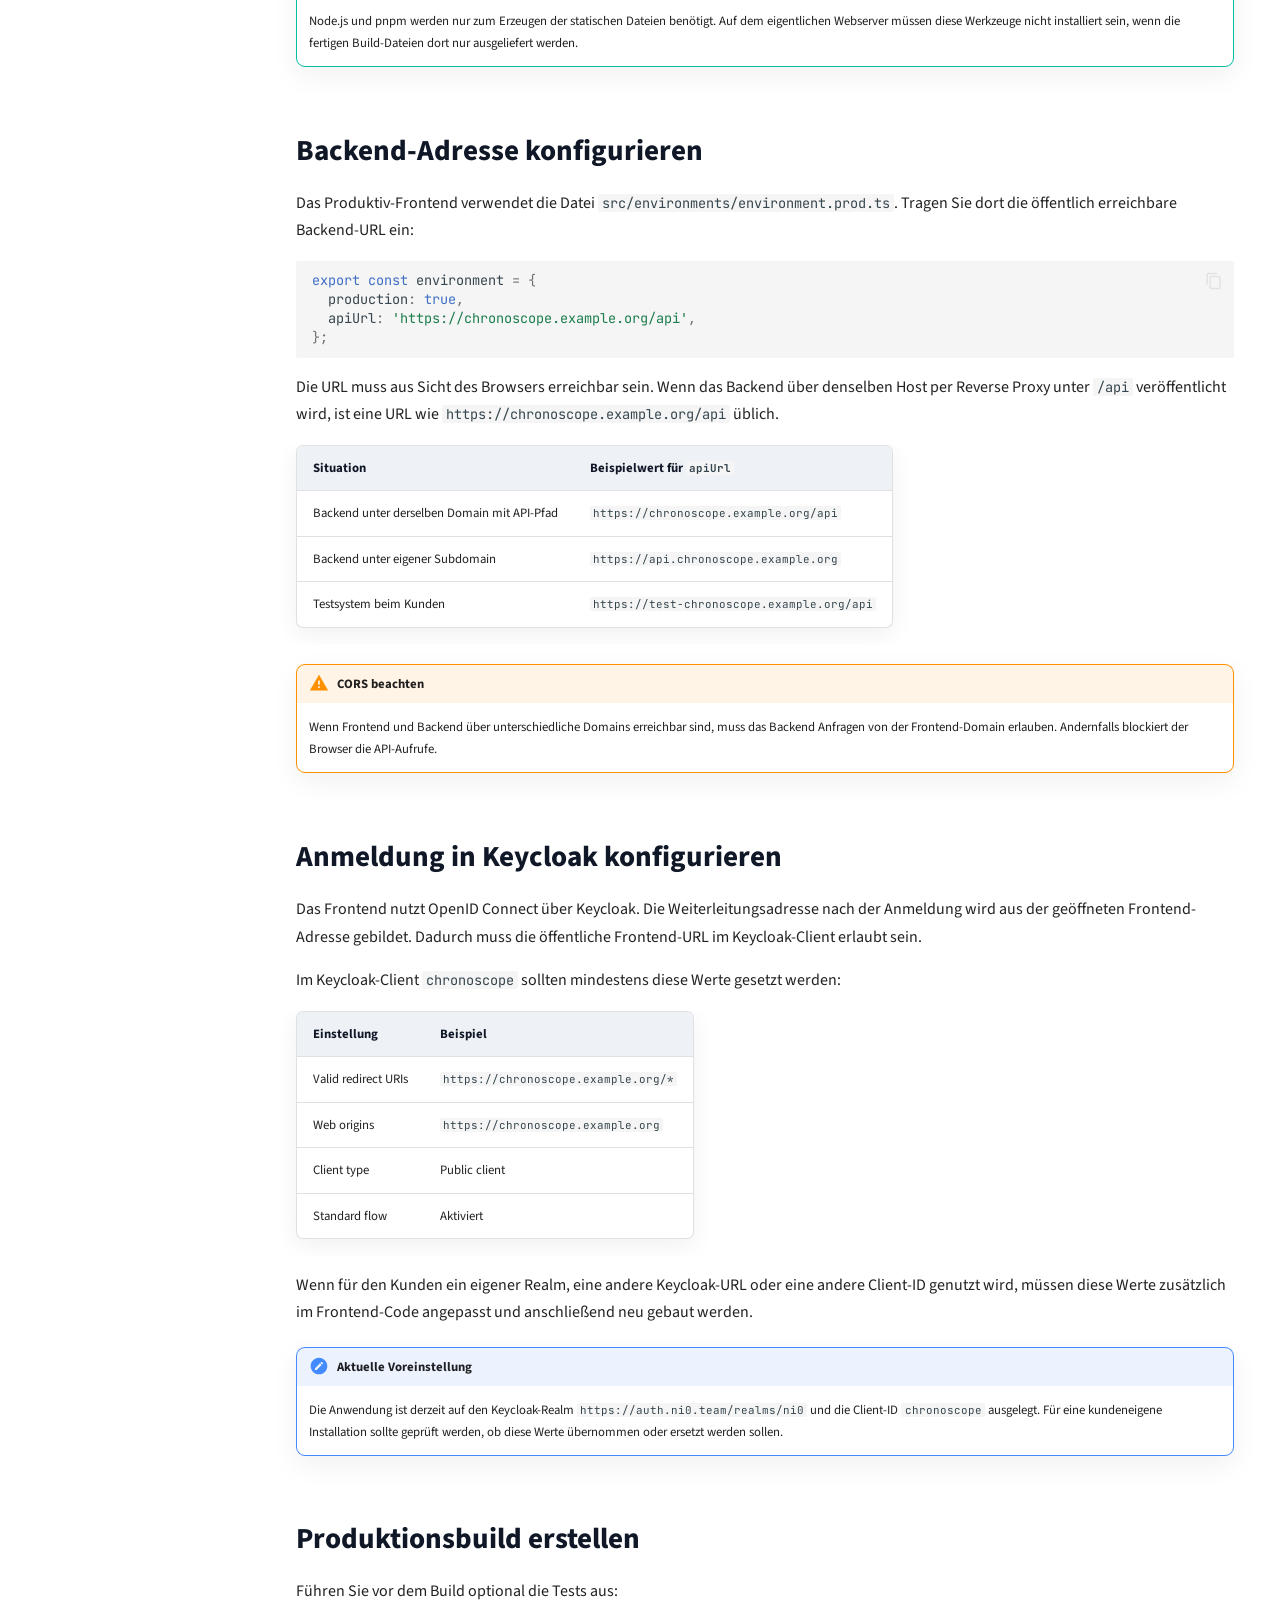
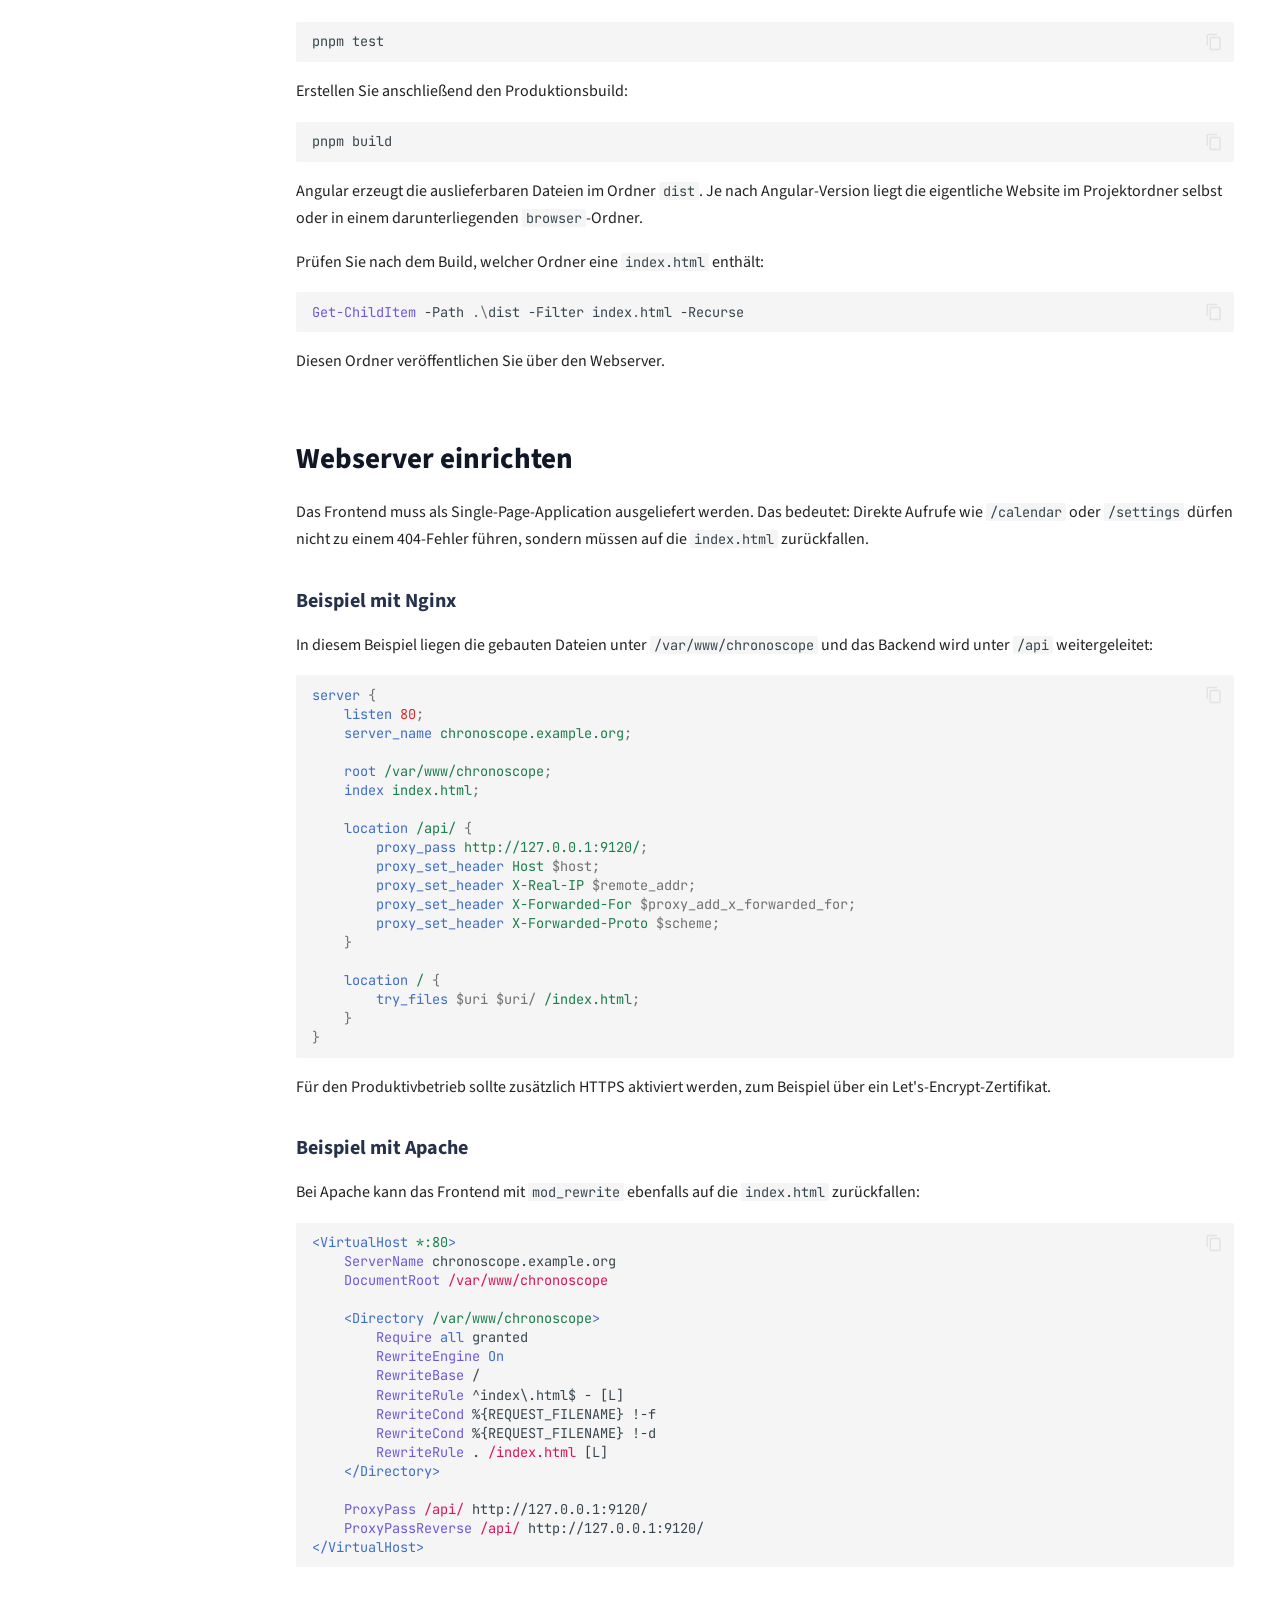
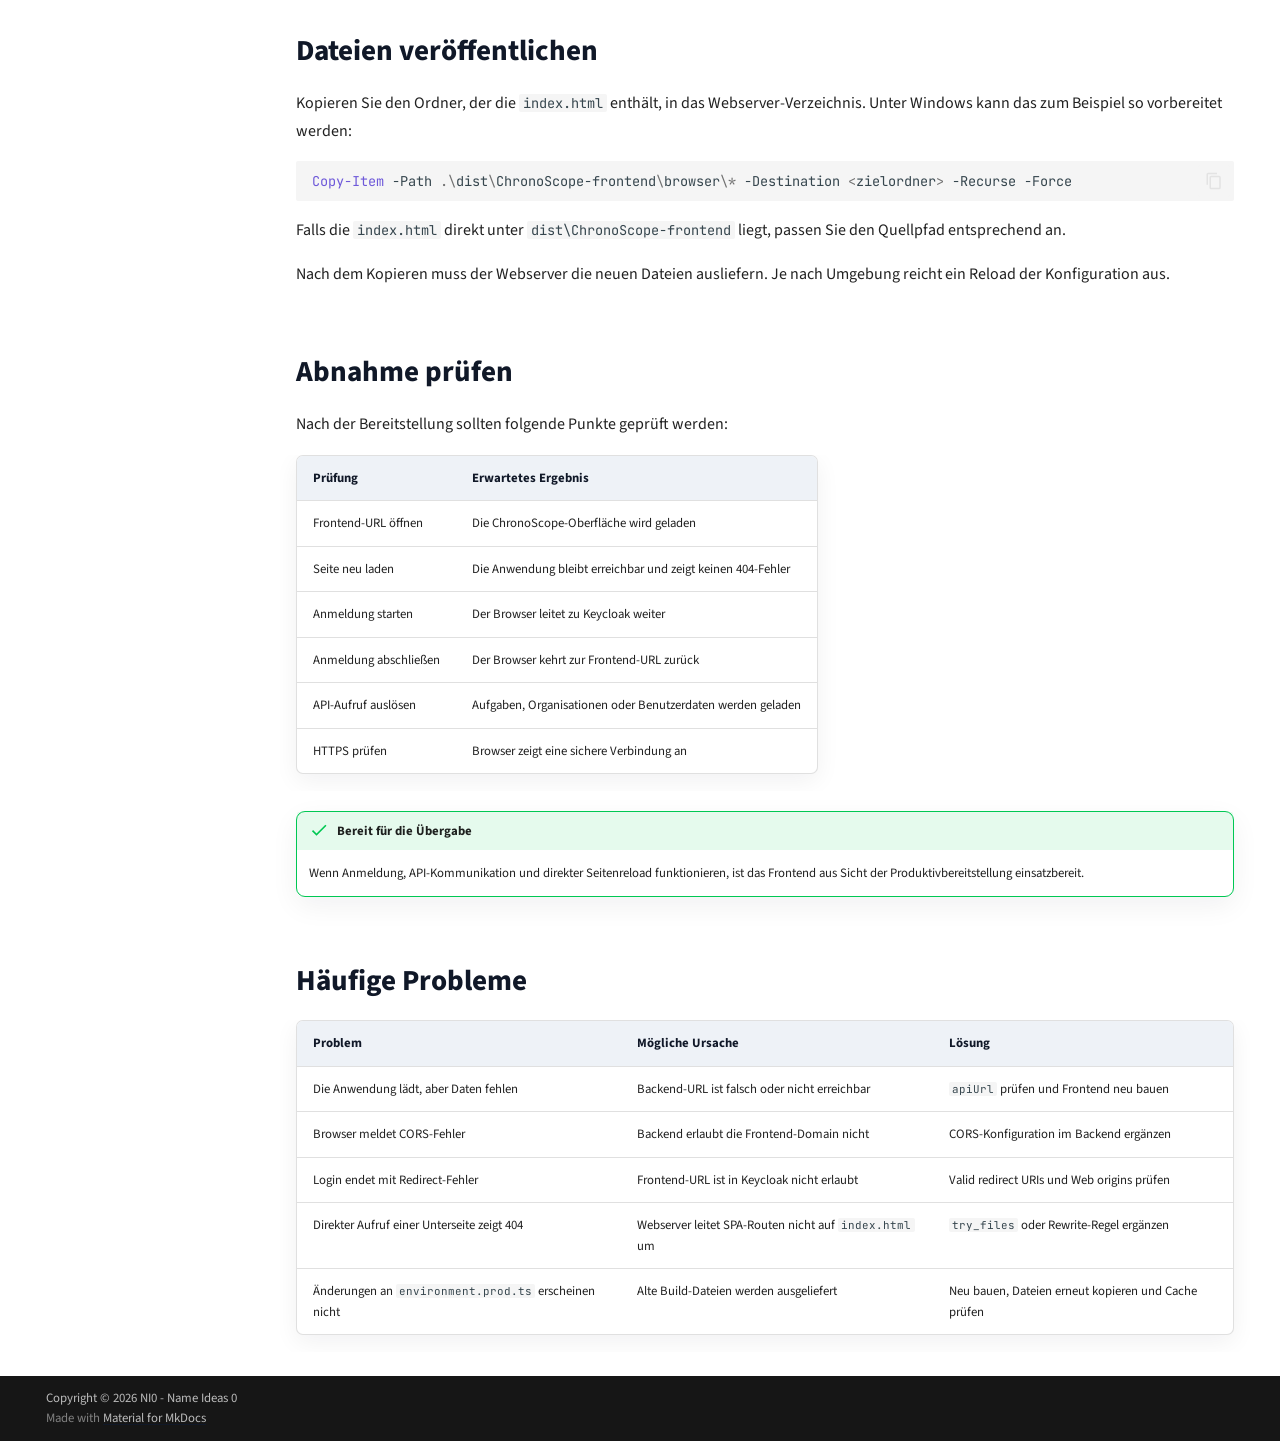
<file: installation/frontend-setup/index.html>
<!doctype html>
<html lang="de" class="no-js">
  <head>
    
      <meta charset="utf-8">
      <meta name="viewport" content="width=device-width,initial-scale=1">
      
        <meta name="description" content="Verbraucherorientierte Dokumentation und Tutorials für ChronoScope.">
      
      
        <meta name="author" content="NI0 - Name Ideas 0">
      
      
        <link rel="canonical" href="https://docs.ni0.team/installation/frontend-setup/">
      
      
        <link rel="prev" href="../backend-setup/">
      
      
        <link rel="next" href="../../faq/">
      
      
        
      
      
      <link rel="icon" href="../../assets/images/ChronoScope_logo.svg">
      <meta name="generator" content="mkdocs-1.6.1, mkdocs-material-9.7.6">
    
    
      
        <title>Frontend - ChronoScope</title>
      
    
    
      <link rel="stylesheet" href="../../assets/stylesheets/main.484c7ddc.min.css">
      
        
        <link rel="stylesheet" href="../../assets/stylesheets/palette.ab4e12ef.min.css">
      
      


    
    
      
    
    
      
        
        
        <link rel="preconnect" href="https://fonts.gstatic.com" crossorigin>
        <link rel="stylesheet" href="https://fonts.googleapis.com/css?family=Source+Sans+3:300,300i,400,400i,700,700i%7CJetBrains+Mono:400,400i,700,700i&display=fallback">
        <style>:root{--md-text-font:"Source Sans 3";--md-code-font:"JetBrains Mono"}</style>
      
    
    
      <link rel="stylesheet" href="../../assets/stylesheets/brand.css">
    
    <script>__md_scope=new URL("../..",location),__md_hash=e=>[...e].reduce(((e,_)=>(e<<5)-e+_.charCodeAt(0)),0),__md_get=(e,_=localStorage,t=__md_scope)=>JSON.parse(_.getItem(t.pathname+"."+e)),__md_set=(e,_,t=localStorage,a=__md_scope)=>{try{t.setItem(a.pathname+"."+e,JSON.stringify(_))}catch(e){}}</script>
    
      

    
    
  </head>
  
  
    
    
      
    
    
    
    
    <body dir="ltr" data-md-color-scheme="default" data-md-color-primary="custom" data-md-color-accent="custom">
  
    
    <input class="md-toggle" data-md-toggle="drawer" type="checkbox" id="__drawer" autocomplete="off">
    <input class="md-toggle" data-md-toggle="search" type="checkbox" id="__search" autocomplete="off">
    <label class="md-overlay" for="__drawer"></label>
    <div data-md-component="skip">
      
        
        <a href="#frontend" class="md-skip">
          Zum Inhalt
        </a>
      
    </div>
    <div data-md-component="announce">
      
    </div>
    
    
      

<header class="md-header" data-md-component="header">
  <nav class="md-header__inner md-grid" aria-label="Kopfzeile">
    <a href="../.." title="ChronoScope" class="md-header__button md-logo" aria-label="ChronoScope" data-md-component="logo">
      
  <img src="../../assets/images/ChronoScope_logo.svg" alt="logo">

    </a>
    <label class="md-header__button md-icon" for="__drawer">
      
      <svg xmlns="http://www.w3.org/2000/svg" viewBox="0 0 24 24"><path d="M3 6h18v2H3zm0 5h18v2H3zm0 5h18v2H3z"/></svg>
    </label>
    <div class="md-header__title" data-md-component="header-title">
      <div class="md-header__ellipsis">
        <div class="md-header__topic">
          <span class="md-ellipsis">
            ChronoScope
          </span>
        </div>
        <div class="md-header__topic" data-md-component="header-topic">
          <span class="md-ellipsis">
            
              Frontend
            
          </span>
        </div>
      </div>
    </div>
    
      
        <form class="md-header__option" data-md-component="palette">
  
    
    
    
    <input class="md-option" data-md-color-media="" data-md-color-scheme="default" data-md-color-primary="custom" data-md-color-accent="custom"  aria-hidden="true"  type="radio" name="__palette" id="__palette_0">
    
  
</form>
      
    
    
      <script>var palette=__md_get("__palette");if(palette&&palette.color){if("(prefers-color-scheme)"===palette.color.media){var media=matchMedia("(prefers-color-scheme: light)"),input=document.querySelector(media.matches?"[data-md-color-media='(prefers-color-scheme: light)']":"[data-md-color-media='(prefers-color-scheme: dark)']");palette.color.media=input.getAttribute("data-md-color-media"),palette.color.scheme=input.getAttribute("data-md-color-scheme"),palette.color.primary=input.getAttribute("data-md-color-primary"),palette.color.accent=input.getAttribute("data-md-color-accent")}for(var[key,value]of Object.entries(palette.color))document.body.setAttribute("data-md-color-"+key,value)}</script>
    
    
    
      
      
        <label class="md-header__button md-icon" for="__search">
          
          <svg xmlns="http://www.w3.org/2000/svg" viewBox="0 0 24 24"><path d="M9.5 3A6.5 6.5 0 0 1 16 9.5c0 1.61-.59 3.09-1.56 4.23l.27.27h.79l5 5-1.5 1.5-5-5v-.79l-.27-.27A6.52 6.52 0 0 1 9.5 16 6.5 6.5 0 0 1 3 9.5 6.5 6.5 0 0 1 9.5 3m0 2C7 5 5 7 5 9.5S7 14 9.5 14 14 12 14 9.5 12 5 9.5 5"/></svg>
        </label>
        <div class="md-search" data-md-component="search" role="dialog">
  <label class="md-search__overlay" for="__search"></label>
  <div class="md-search__inner" role="search">
    <form class="md-search__form" name="search">
      <input type="text" class="md-search__input" name="query" aria-label="Suche" placeholder="Suche" autocapitalize="off" autocorrect="off" autocomplete="off" spellcheck="false" data-md-component="search-query" required>
      <label class="md-search__icon md-icon" for="__search">
        
        <svg xmlns="http://www.w3.org/2000/svg" viewBox="0 0 24 24"><path d="M9.5 3A6.5 6.5 0 0 1 16 9.5c0 1.61-.59 3.09-1.56 4.23l.27.27h.79l5 5-1.5 1.5-5-5v-.79l-.27-.27A6.52 6.52 0 0 1 9.5 16 6.5 6.5 0 0 1 3 9.5 6.5 6.5 0 0 1 9.5 3m0 2C7 5 5 7 5 9.5S7 14 9.5 14 14 12 14 9.5 12 5 9.5 5"/></svg>
        
        <svg xmlns="http://www.w3.org/2000/svg" viewBox="0 0 24 24"><path d="M20 11v2H8l5.5 5.5-1.42 1.42L4.16 12l7.92-7.92L13.5 5.5 8 11z"/></svg>
      </label>
      <nav class="md-search__options" aria-label="Suche">
        
          <a href="javascript:void(0)" class="md-search__icon md-icon" title="Teilen" aria-label="Teilen" data-clipboard data-clipboard-text="" data-md-component="search-share" tabindex="-1">
            
            <svg xmlns="http://www.w3.org/2000/svg" viewBox="0 0 24 24"><path d="M18 16.08c-.76 0-1.44.3-1.96.77L8.91 12.7c.05-.23.09-.46.09-.7s-.04-.47-.09-.7l7.05-4.11c.54.5 1.25.81 2.04.81a3 3 0 0 0 3-3 3 3 0 0 0-3-3 3 3 0 0 0-3 3c0 .24.04.47.09.7L8.04 9.81C7.5 9.31 6.79 9 6 9a3 3 0 0 0-3 3 3 3 0 0 0 3 3c.79 0 1.5-.31 2.04-.81l7.12 4.15c-.05.21-.08.43-.08.66 0 1.61 1.31 2.91 2.92 2.91s2.92-1.3 2.92-2.91A2.92 2.92 0 0 0 18 16.08"/></svg>
          </a>
        
        <button type="reset" class="md-search__icon md-icon" title="Zurücksetzen" aria-label="Zurücksetzen" tabindex="-1">
          
          <svg xmlns="http://www.w3.org/2000/svg" viewBox="0 0 24 24"><path d="M19 6.41 17.59 5 12 10.59 6.41 5 5 6.41 10.59 12 5 17.59 6.41 19 12 13.41 17.59 19 19 17.59 13.41 12z"/></svg>
        </button>
      </nav>
      
        <div class="md-search__suggest" data-md-component="search-suggest"></div>
      
    </form>
    <div class="md-search__output">
      <div class="md-search__scrollwrap" tabindex="0" data-md-scrollfix>
        <div class="md-search-result" data-md-component="search-result">
          <div class="md-search-result__meta">
            Suche wird initialisiert
          </div>
          <ol class="md-search-result__list" role="presentation"></ol>
        </div>
      </div>
    </div>
  </div>
</div>
      
    
    
  </nav>
  
</header>
    
    <div class="md-container" data-md-component="container">
      
      
        
          
            
<nav class="md-tabs" aria-label="Hauptnavigation" data-md-component="tabs">
  <div class="md-grid">
    <ul class="md-tabs__list">
      
        
  
  
  
  
    <li class="md-tabs__item">
      <a href="../.." class="md-tabs__link">
        
  
  
    
  
  Start

      </a>
    </li>
  

      
        
  
  
  
  
    
    
      <li class="md-tabs__item">
        <a href="../../getting-started/" class="md-tabs__link">
          
  
  
    
  
  Loslegen

        </a>
      </li>
    
  

      
        
  
  
  
  
    
    
      <li class="md-tabs__item">
        <a href="../../concepts/tasks/" class="md-tabs__link">
          
  
  
    
  
  Funktionen

        </a>
      </li>
    
  

      
        
  
  
  
    
  
  
    
    
      <li class="md-tabs__item md-tabs__item--active">
        <a href="../backend-setup/" class="md-tabs__link">
          
  
  
    
  
  Installation

        </a>
      </li>
    
  

      
        
  
  
  
  
    
    
      <li class="md-tabs__item">
        <a href="../../faq/" class="md-tabs__link">
          
  
  
    
  
  Hilfe

        </a>
      </li>
    
  

      
    </ul>
  </div>
</nav>
          
        
      
      <main class="md-main" data-md-component="main">
        <div class="md-main__inner md-grid">
          
            
              
              <div class="md-sidebar md-sidebar--primary" data-md-component="sidebar" data-md-type="navigation" >
                <div class="md-sidebar__scrollwrap">
                  <div class="md-sidebar__inner">
                    


  


  

<nav class="md-nav md-nav--primary md-nav--lifted md-nav--integrated" aria-label="Navigation" data-md-level="0">
  <label class="md-nav__title" for="__drawer">
    <a href="../.." title="ChronoScope" class="md-nav__button md-logo" aria-label="ChronoScope" data-md-component="logo">
      
  <img src="../../assets/images/ChronoScope_logo.svg" alt="logo">

    </a>
    ChronoScope
  </label>
  
  <ul class="md-nav__list" data-md-scrollfix>
    
      
      
  
  
  
  
    <li class="md-nav__item">
      <a href="../.." class="md-nav__link">
        
  
  
  <span class="md-ellipsis">
    
  
    Start
  

    
  </span>
  
  

      </a>
    </li>
  

    
      
      
  
  
  
  
    
    
      
        
      
        
      
    
    
    
      
      
        
      
    
    
    <li class="md-nav__item md-nav__item--nested">
      
        
        
        <input class="md-nav__toggle md-toggle " type="checkbox" id="__nav_2" >
        
          
          <label class="md-nav__link" for="__nav_2" id="__nav_2_label" tabindex="0">
            
  
  
  <span class="md-ellipsis">
    
  
    Loslegen
  

    
  </span>
  
  

            <span class="md-nav__icon md-icon"></span>
          </label>
        
        <nav class="md-nav" data-md-level="1" aria-labelledby="__nav_2_label" aria-expanded="false">
          <label class="md-nav__title" for="__nav_2">
            <span class="md-nav__icon md-icon"></span>
            
  
    Loslegen
  

          </label>
          <ul class="md-nav__list" data-md-scrollfix>
            
              
                
  
  
  
  
    <li class="md-nav__item">
      <a href="../../getting-started/" class="md-nav__link">
        
  
  
  <span class="md-ellipsis">
    
  
    Loslegen mit ChronoScope
  

    
  </span>
  
  

      </a>
    </li>
  

              
            
              
                
  
  
  
  
    <li class="md-nav__item">
      <a href="../../tutorials/first-plan/" class="md-nav__link">
        
  
  
  <span class="md-ellipsis">
    
  
    Deinen ersten Plan erstellen
  

    
  </span>
  
  

      </a>
    </li>
  

              
            
          </ul>
        </nav>
      
    </li>
  

    
      
      
  
  
  
  
    
    
      
        
      
        
      
        
      
    
    
    
      
      
        
      
    
    
    <li class="md-nav__item md-nav__item--nested">
      
        
        
        <input class="md-nav__toggle md-toggle " type="checkbox" id="__nav_3" >
        
          
          <label class="md-nav__link" for="__nav_3" id="__nav_3_label" tabindex="0">
            
  
  
  <span class="md-ellipsis">
    
  
    Funktionen
  

    
  </span>
  
  

            <span class="md-nav__icon md-icon"></span>
          </label>
        
        <nav class="md-nav" data-md-level="1" aria-labelledby="__nav_3_label" aria-expanded="false">
          <label class="md-nav__title" for="__nav_3">
            <span class="md-nav__icon md-icon"></span>
            
  
    Funktionen
  

          </label>
          <ul class="md-nav__list" data-md-scrollfix>
            
              
                
  
  
  
  
    <li class="md-nav__item">
      <a href="../../concepts/tasks/" class="md-nav__link">
        
  
  
  <span class="md-ellipsis">
    
  
    Aufgaben verstehen
  

    
  </span>
  
  

      </a>
    </li>
  

              
            
              
                
  
  
  
  
    <li class="md-nav__item">
      <a href="../../concepts/ui/" class="md-nav__link">
        
  
  
  <span class="md-ellipsis">
    
  
    Oberfläche verstehen
  

    
  </span>
  
  

      </a>
    </li>
  

              
            
              
                
  
  
  
  
    <li class="md-nav__item">
      <a href="../../concepts/settings/" class="md-nav__link">
        
  
  
  <span class="md-ellipsis">
    
  
    Einstellungen verstehen
  

    
  </span>
  
  

      </a>
    </li>
  

              
            
          </ul>
        </nav>
      
    </li>
  

    
      
      
  
  
    
  
  
  
    
    
      
        
      
        
      
    
    
    
      
        
        
      
      
        
      
    
    
    <li class="md-nav__item md-nav__item--active md-nav__item--section md-nav__item--nested">
      
        
        
        <input class="md-nav__toggle md-toggle " type="checkbox" id="__nav_4" checked>
        
          
          <label class="md-nav__link" for="__nav_4" id="__nav_4_label" tabindex="">
            
  
  
  <span class="md-ellipsis">
    
  
    Installation
  

    
  </span>
  
  

            <span class="md-nav__icon md-icon"></span>
          </label>
        
        <nav class="md-nav" data-md-level="1" aria-labelledby="__nav_4_label" aria-expanded="true">
          <label class="md-nav__title" for="__nav_4">
            <span class="md-nav__icon md-icon"></span>
            
  
    Installation
  

          </label>
          <ul class="md-nav__list" data-md-scrollfix>
            
              
                
  
  
  
  
    <li class="md-nav__item">
      <a href="../backend-setup/" class="md-nav__link">
        
  
  
  <span class="md-ellipsis">
    
  
    Backend
  

    
  </span>
  
  

      </a>
    </li>
  

              
            
              
                
  
  
    
  
  
  
    <li class="md-nav__item md-nav__item--active">
      
      <input class="md-nav__toggle md-toggle" type="checkbox" id="__toc">
      
      
        
      
      
        <label class="md-nav__link md-nav__link--active" for="__toc">
          
  
  
  <span class="md-ellipsis">
    
  
    Frontend
  

    
  </span>
  
  

          <span class="md-nav__icon md-icon"></span>
        </label>
      
      <a href="./" class="md-nav__link md-nav__link--active">
        
  
  
  <span class="md-ellipsis">
    
  
    Frontend
  

    
  </span>
  
  

      </a>
      
        

<nav class="md-nav md-nav--secondary" aria-label="Inhaltsverzeichnis">
  
  
  
    
  
  
    <label class="md-nav__title" for="__toc">
      <span class="md-nav__icon md-icon"></span>
      Inhaltsverzeichnis
    </label>
    <ul class="md-nav__list" data-md-component="toc" data-md-scrollfix>
      
        <li class="md-nav__item">
  <a href="#voraussetzungen" class="md-nav__link">
    <span class="md-ellipsis">
      
        Voraussetzungen
      
    </span>
  </a>
  
</li>
      
        <li class="md-nav__item">
  <a href="#repository-vorbereiten" class="md-nav__link">
    <span class="md-ellipsis">
      
        Repository vorbereiten
      
    </span>
  </a>
  
</li>
      
        <li class="md-nav__item">
  <a href="#backend-adresse-konfigurieren" class="md-nav__link">
    <span class="md-ellipsis">
      
        Backend-Adresse konfigurieren
      
    </span>
  </a>
  
</li>
      
        <li class="md-nav__item">
  <a href="#anmeldung-in-keycloak-konfigurieren" class="md-nav__link">
    <span class="md-ellipsis">
      
        Anmeldung in Keycloak konfigurieren
      
    </span>
  </a>
  
</li>
      
        <li class="md-nav__item">
  <a href="#produktionsbuild-erstellen" class="md-nav__link">
    <span class="md-ellipsis">
      
        Produktionsbuild erstellen
      
    </span>
  </a>
  
</li>
      
        <li class="md-nav__item">
  <a href="#webserver-einrichten" class="md-nav__link">
    <span class="md-ellipsis">
      
        Webserver einrichten
      
    </span>
  </a>
  
    <nav class="md-nav" aria-label="Webserver einrichten">
      <ul class="md-nav__list">
        
          <li class="md-nav__item">
  <a href="#beispiel-mit-nginx" class="md-nav__link">
    <span class="md-ellipsis">
      
        Beispiel mit Nginx
      
    </span>
  </a>
  
</li>
        
          <li class="md-nav__item">
  <a href="#beispiel-mit-apache" class="md-nav__link">
    <span class="md-ellipsis">
      
        Beispiel mit Apache
      
    </span>
  </a>
  
</li>
        
      </ul>
    </nav>
  
</li>
      
        <li class="md-nav__item">
  <a href="#dateien-veroffentlichen" class="md-nav__link">
    <span class="md-ellipsis">
      
        Dateien veröffentlichen
      
    </span>
  </a>
  
</li>
      
        <li class="md-nav__item">
  <a href="#abnahme-prufen" class="md-nav__link">
    <span class="md-ellipsis">
      
        Abnahme prüfen
      
    </span>
  </a>
  
</li>
      
        <li class="md-nav__item">
  <a href="#haufige-probleme" class="md-nav__link">
    <span class="md-ellipsis">
      
        Häufige Probleme
      
    </span>
  </a>
  
</li>
      
    </ul>
  
</nav>
      
    </li>
  

              
            
          </ul>
        </nav>
      
    </li>
  

    
      
      
  
  
  
  
    
    
      
        
      
    
    
    
      
      
        
      
    
    
    <li class="md-nav__item md-nav__item--nested">
      
        
        
        <input class="md-nav__toggle md-toggle " type="checkbox" id="__nav_5" >
        
          
          <label class="md-nav__link" for="__nav_5" id="__nav_5_label" tabindex="0">
            
  
  
  <span class="md-ellipsis">
    
  
    Hilfe
  

    
  </span>
  
  

            <span class="md-nav__icon md-icon"></span>
          </label>
        
        <nav class="md-nav" data-md-level="1" aria-labelledby="__nav_5_label" aria-expanded="false">
          <label class="md-nav__title" for="__nav_5">
            <span class="md-nav__icon md-icon"></span>
            
  
    Hilfe
  

          </label>
          <ul class="md-nav__list" data-md-scrollfix>
            
              
                
  
  
  
  
    <li class="md-nav__item">
      <a href="../../faq/" class="md-nav__link">
        
  
  
  <span class="md-ellipsis">
    
  
    Häufige Fragen
  

    
  </span>
  
  

      </a>
    </li>
  

              
            
          </ul>
        </nav>
      
    </li>
  

    
  </ul>
</nav>
                  </div>
                </div>
              </div>
            
            
          
          
            <div class="md-content" data-md-component="content">
              
              <article class="md-content__inner md-typeset">
                
                  



<h1 id="frontend">Frontend<a class="headerlink" href="#frontend" title="Permanent link">&para;</a></h1>
<p>Diese Anleitung beschreibt, wie das ChronoScope-Frontend in einer Produktivumgebung gebaut und bereitgestellt wird. Das Frontend ist eine Angular-Anwendung und wird nach dem Build als statische Website ausgeliefert. Es benötigt deshalb keinen dauerhaft laufenden Node.js-Prozess auf dem Server.</p>
<div class="admonition info">
<p class="admonition-title">Kurzüberblick</p>
<p>Das Frontend wird einmal mit <code>pnpm build</code> gebaut. Anschließend werden die erzeugten Dateien über einen Webserver wie Nginx, Apache oder einen bestehenden Reverse Proxy ausgeliefert.</p>
</div>
<h2 id="voraussetzungen">Voraussetzungen<a class="headerlink" href="#voraussetzungen" title="Permanent link">&para;</a></h2>
<p>Für die Bereitstellung werden folgende Komponenten benötigt:</p>
<table>
<thead>
<tr>
<th>Komponente</th>
<th>Empfehlung</th>
<th>Zweck</th>
</tr>
</thead>
<tbody>
<tr>
<td>Node.js</td>
<td>Version 22 LTS</td>
<td>Baut die Angular-Anwendung</td>
</tr>
<tr>
<td>pnpm</td>
<td>Version 10.x</td>
<td>Installiert die Abhängigkeiten reproduzierbar</td>
</tr>
<tr>
<td>Webserver</td>
<td>Nginx, Apache oder vergleichbar</td>
<td>Liefert die gebauten Dateien aus</td>
</tr>
<tr>
<td>HTTPS-Zertifikat</td>
<td>z. B. Let's Encrypt</td>
<td>Schützt Anmeldung und API-Kommunikation</td>
</tr>
<tr>
<td>ChronoScope-Backend</td>
<td>Bereits erreichbar</td>
<td>Wird vom Frontend über die API angesprochen</td>
</tr>
<tr>
<td>Keycloak</td>
<td>Bereits erreichbar</td>
<td>Übernimmt Anmeldung und Benutzeridentität</td>
</tr>
</tbody>
</table>
<div class="admonition warning">
<p class="admonition-title">HTTPS verwenden</p>
<p>In der Produktivumgebung sollte das Frontend ausschließlich über HTTPS erreichbar sein. Anmeldedaten und Zugriffstokens dürfen nicht über unverschlüsselte Verbindungen übertragen werden.</p>
</div>
<h2 id="repository-vorbereiten">Repository vorbereiten<a class="headerlink" href="#repository-vorbereiten" title="Permanent link">&para;</a></h2>
<p>Klonen Sie das Frontend-Repository auf eine Maschine, auf der der Produktionsbuild erzeugt werden soll:</p>
<div class="highlight"><pre><span></span><code><span class="n">git</span> <span class="n">clone</span> <span class="p">&lt;</span><span class="n">repository-url</span><span class="p">&gt;</span>
<span class="nb">Set-Location</span> <span class="n">ChronoScope-frontend</span>
</code></pre></div>
<p>Aktivieren Sie anschließend die im Projekt festgelegte pnpm-Version über Corepack:</p>
<div class="highlight"><pre><span></span><code><span class="n">corepack</span> <span class="n">enable</span>
<span class="n">corepack</span> <span class="n">prepare</span> <span class="n">pnpm</span><span class="nv">@10</span><span class="p">.</span><span class="n">33</span><span class="p">.</span><span class="n">0</span> <span class="p">-</span><span class="n">-activate</span>
<span class="n">pnpm</span> <span class="p">-</span><span class="n">-version</span>
</code></pre></div>
<p>Installieren Sie danach die Abhängigkeiten:</p>
<div class="highlight"><pre><span></span><code><span class="n">pnpm</span> <span class="n">install</span>
</code></pre></div>
<div class="admonition tip">
<p class="admonition-title">Build-Server statt Produktivserver</p>
<p>Node.js und pnpm werden nur zum Erzeugen der statischen Dateien benötigt. Auf dem eigentlichen Webserver müssen diese Werkzeuge nicht installiert sein, wenn die fertigen Build-Dateien dort nur ausgeliefert werden.</p>
</div>
<h2 id="backend-adresse-konfigurieren">Backend-Adresse konfigurieren<a class="headerlink" href="#backend-adresse-konfigurieren" title="Permanent link">&para;</a></h2>
<p>Das Produktiv-Frontend verwendet die Datei <code>src/environments/environment.prod.ts</code>. Tragen Sie dort die öffentlich erreichbare Backend-URL ein:</p>
<div class="highlight"><pre><span></span><code><span class="k">export</span><span class="w"> </span><span class="kd">const</span><span class="w"> </span><span class="nx">environment</span><span class="w"> </span><span class="o">=</span><span class="w"> </span><span class="p">{</span>
<span class="w">  </span><span class="nx">production</span><span class="o">:</span><span class="w"> </span><span class="kt">true</span><span class="p">,</span>
<span class="w">  </span><span class="nx">apiUrl</span><span class="o">:</span><span class="w"> </span><span class="s1">&#39;https://chronoscope.example.org/api&#39;</span><span class="p">,</span>
<span class="p">};</span>
</code></pre></div>
<p>Die URL muss aus Sicht des Browsers erreichbar sein. Wenn das Backend über denselben Host per Reverse Proxy unter <code>/api</code> veröffentlicht wird, ist eine URL wie <code>https://chronoscope.example.org/api</code> üblich.</p>
<table>
<thead>
<tr>
<th>Situation</th>
<th>Beispielwert für <code>apiUrl</code></th>
</tr>
</thead>
<tbody>
<tr>
<td>Backend unter derselben Domain mit API-Pfad</td>
<td><code>https://chronoscope.example.org/api</code></td>
</tr>
<tr>
<td>Backend unter eigener Subdomain</td>
<td><code>https://api.chronoscope.example.org</code></td>
</tr>
<tr>
<td>Testsystem beim Kunden</td>
<td><code>https://test-chronoscope.example.org/api</code></td>
</tr>
</tbody>
</table>
<div class="admonition warning">
<p class="admonition-title">CORS beachten</p>
<p>Wenn Frontend und Backend über unterschiedliche Domains erreichbar sind, muss das Backend Anfragen von der Frontend-Domain erlauben. Andernfalls blockiert der Browser die API-Aufrufe.</p>
</div>
<h2 id="anmeldung-in-keycloak-konfigurieren">Anmeldung in Keycloak konfigurieren<a class="headerlink" href="#anmeldung-in-keycloak-konfigurieren" title="Permanent link">&para;</a></h2>
<p>Das Frontend nutzt OpenID Connect über Keycloak. Die Weiterleitungsadresse nach der Anmeldung wird aus der geöffneten Frontend-Adresse gebildet. Dadurch muss die öffentliche Frontend-URL im Keycloak-Client erlaubt sein.</p>
<p>Im Keycloak-Client <code>chronoscope</code> sollten mindestens diese Werte gesetzt werden:</p>
<table>
<thead>
<tr>
<th>Einstellung</th>
<th>Beispiel</th>
</tr>
</thead>
<tbody>
<tr>
<td>Valid redirect URIs</td>
<td><code>https://chronoscope.example.org/*</code></td>
</tr>
<tr>
<td>Web origins</td>
<td><code>https://chronoscope.example.org</code></td>
</tr>
<tr>
<td>Client type</td>
<td>Public client</td>
</tr>
<tr>
<td>Standard flow</td>
<td>Aktiviert</td>
</tr>
</tbody>
</table>
<p>Wenn für den Kunden ein eigener Realm, eine andere Keycloak-URL oder eine andere Client-ID genutzt wird, müssen diese Werte zusätzlich im Frontend-Code angepasst und anschließend neu gebaut werden.</p>
<div class="admonition note">
<p class="admonition-title">Aktuelle Voreinstellung</p>
<p>Die Anwendung ist derzeit auf den Keycloak-Realm <code>https://auth.ni0.team/realms/ni0</code> und die Client-ID <code>chronoscope</code> ausgelegt. Für eine kundeneigene Installation sollte geprüft werden, ob diese Werte übernommen oder ersetzt werden sollen.</p>
</div>
<h2 id="produktionsbuild-erstellen">Produktionsbuild erstellen<a class="headerlink" href="#produktionsbuild-erstellen" title="Permanent link">&para;</a></h2>
<p>Führen Sie vor dem Build optional die Tests aus:</p>
<div class="highlight"><pre><span></span><code><span class="n">pnpm</span> <span class="n">test</span>
</code></pre></div>
<p>Erstellen Sie anschließend den Produktionsbuild:</p>
<div class="highlight"><pre><span></span><code><span class="n">pnpm</span> <span class="n">build</span>
</code></pre></div>
<p>Angular erzeugt die auslieferbaren Dateien im Ordner <code>dist</code>. Je nach Angular-Version liegt die eigentliche Website im Projektordner selbst oder in einem darunterliegenden <code>browser</code>-Ordner.</p>
<p>Prüfen Sie nach dem Build, welcher Ordner eine <code>index.html</code> enthält:</p>
<div class="highlight"><pre><span></span><code><span class="nb">Get-ChildItem</span> <span class="n">-Path</span> <span class="p">.\</span><span class="n">dist</span> <span class="n">-Filter</span> <span class="n">index</span><span class="p">.</span><span class="n">html</span> <span class="n">-Recurse</span>
</code></pre></div>
<p>Diesen Ordner veröffentlichen Sie über den Webserver.</p>
<h2 id="webserver-einrichten">Webserver einrichten<a class="headerlink" href="#webserver-einrichten" title="Permanent link">&para;</a></h2>
<p>Das Frontend muss als Single-Page-Application ausgeliefert werden. Das bedeutet: Direkte Aufrufe wie <code>/calendar</code> oder <code>/settings</code> dürfen nicht zu einem 404-Fehler führen, sondern müssen auf die <code>index.html</code> zurückfallen.</p>
<h3 id="beispiel-mit-nginx">Beispiel mit Nginx<a class="headerlink" href="#beispiel-mit-nginx" title="Permanent link">&para;</a></h3>
<p>In diesem Beispiel liegen die gebauten Dateien unter <code>/var/www/chronoscope</code> und das Backend wird unter <code>/api</code> weitergeleitet:</p>
<div class="highlight"><pre><span></span><code><span class="k">server</span><span class="w"> </span><span class="p">{</span>
<span class="w">    </span><span class="kn">listen</span><span class="w"> </span><span class="mi">80</span><span class="p">;</span>
<span class="w">    </span><span class="kn">server_name</span><span class="w"> </span><span class="s">chronoscope.example.org</span><span class="p">;</span>

<span class="w">    </span><span class="kn">root</span><span class="w"> </span><span class="s">/var/www/chronoscope</span><span class="p">;</span>
<span class="w">    </span><span class="kn">index</span><span class="w"> </span><span class="s">index.html</span><span class="p">;</span>

<span class="w">    </span><span class="kn">location</span><span class="w"> </span><span class="s">/api/</span><span class="w"> </span><span class="p">{</span>
<span class="w">        </span><span class="kn">proxy_pass</span><span class="w"> </span><span class="s">http://127.0.0.1:9120/</span><span class="p">;</span>
<span class="w">        </span><span class="kn">proxy_set_header</span><span class="w"> </span><span class="s">Host</span><span class="w"> </span><span class="nv">$host</span><span class="p">;</span>
<span class="w">        </span><span class="kn">proxy_set_header</span><span class="w"> </span><span class="s">X-Real-IP</span><span class="w"> </span><span class="nv">$remote_addr</span><span class="p">;</span>
<span class="w">        </span><span class="kn">proxy_set_header</span><span class="w"> </span><span class="s">X-Forwarded-For</span><span class="w"> </span><span class="nv">$proxy_add_x_forwarded_for</span><span class="p">;</span>
<span class="w">        </span><span class="kn">proxy_set_header</span><span class="w"> </span><span class="s">X-Forwarded-Proto</span><span class="w"> </span><span class="nv">$scheme</span><span class="p">;</span>
<span class="w">    </span><span class="p">}</span>

<span class="w">    </span><span class="kn">location</span><span class="w"> </span><span class="s">/</span><span class="w"> </span><span class="p">{</span>
<span class="w">        </span><span class="kn">try_files</span><span class="w"> </span><span class="nv">$uri</span><span class="w"> </span><span class="nv">$uri/</span><span class="w"> </span><span class="s">/index.html</span><span class="p">;</span>
<span class="w">    </span><span class="p">}</span>
<span class="p">}</span>
</code></pre></div>
<p>Für den Produktivbetrieb sollte zusätzlich HTTPS aktiviert werden, zum Beispiel über ein Let's-Encrypt-Zertifikat.</p>
<h3 id="beispiel-mit-apache">Beispiel mit Apache<a class="headerlink" href="#beispiel-mit-apache" title="Permanent link">&para;</a></h3>
<p>Bei Apache kann das Frontend mit <code>mod_rewrite</code> ebenfalls auf die <code>index.html</code> zurückfallen:</p>
<div class="highlight"><pre><span></span><code><span class="nt">&lt;VirtualHost</span><span class="w"> </span><span class="s">*:80</span><span class="nt">&gt;</span>
<span class="w">    </span><span class="nb">ServerName</span><span class="w"> </span>chronoscope.example.org
<span class="w">    </span><span class="nb">DocumentRoot</span><span class="w"> </span><span class="sx">/var/www/chronoscope</span>

<span class="w">    </span><span class="nt">&lt;Directory</span><span class="w"> </span><span class="s">/var/www/chronoscope</span><span class="nt">&gt;</span>
<span class="w">        </span><span class="nb">Require</span><span class="w"> </span><span class="k">all</span><span class="w"> </span>granted
<span class="w">        </span><span class="nb">RewriteEngine</span><span class="w"> </span><span class="k">On</span>
<span class="w">        </span><span class="nb">RewriteBase</span><span class="w"> </span>/
<span class="w">        </span><span class="nb">RewriteRule</span><span class="w"> </span>^index\.html$<span class="w"> </span>-<span class="w"> </span>[L]
<span class="w">        </span><span class="nb">RewriteCond</span><span class="w"> </span>%{REQUEST_FILENAME}<span class="w"> </span>!-f
<span class="w">        </span><span class="nb">RewriteCond</span><span class="w"> </span>%{REQUEST_FILENAME}<span class="w"> </span>!-d
<span class="w">        </span><span class="nb">RewriteRule</span><span class="w"> </span>.<span class="w"> </span><span class="sx">/index.html</span><span class="w"> </span>[L]
<span class="w">    </span><span class="nt">&lt;/Directory&gt;</span>

<span class="w">    </span><span class="nb">ProxyPass</span><span class="w"> </span><span class="sx">/api/</span><span class="w"> </span>http://127.0.0.1:9120/
<span class="w">    </span><span class="nb">ProxyPassReverse</span><span class="w"> </span><span class="sx">/api/</span><span class="w"> </span>http://127.0.0.1:9120/
<span class="nt">&lt;/VirtualHost&gt;</span>
</code></pre></div>
<h2 id="dateien-veroffentlichen">Dateien veröffentlichen<a class="headerlink" href="#dateien-veroffentlichen" title="Permanent link">&para;</a></h2>
<p>Kopieren Sie den Ordner, der die <code>index.html</code> enthält, in das Webserver-Verzeichnis. Unter Windows kann das zum Beispiel so vorbereitet werden:</p>
<div class="highlight"><pre><span></span><code><span class="nb">Copy-Item</span> <span class="n">-Path</span> <span class="p">.\</span><span class="n">dist</span><span class="p">\</span><span class="n">ChronoScope-frontend</span><span class="p">\</span><span class="n">browser</span><span class="p">\*</span> <span class="n">-Destination</span> <span class="p">&lt;</span><span class="n">zielordner</span><span class="p">&gt;</span> <span class="n">-Recurse</span> <span class="n">-Force</span>
</code></pre></div>
<p>Falls die <code>index.html</code> direkt unter <code>dist\ChronoScope-frontend</code> liegt, passen Sie den Quellpfad entsprechend an.</p>
<p>Nach dem Kopieren muss der Webserver die neuen Dateien ausliefern. Je nach Umgebung reicht ein Reload der Konfiguration aus.</p>
<h2 id="abnahme-prufen">Abnahme prüfen<a class="headerlink" href="#abnahme-prufen" title="Permanent link">&para;</a></h2>
<p>Nach der Bereitstellung sollten folgende Punkte geprüft werden:</p>
<table>
<thead>
<tr>
<th>Prüfung</th>
<th>Erwartetes Ergebnis</th>
</tr>
</thead>
<tbody>
<tr>
<td>Frontend-URL öffnen</td>
<td>Die ChronoScope-Oberfläche wird geladen</td>
</tr>
<tr>
<td>Seite neu laden</td>
<td>Die Anwendung bleibt erreichbar und zeigt keinen 404-Fehler</td>
</tr>
<tr>
<td>Anmeldung starten</td>
<td>Der Browser leitet zu Keycloak weiter</td>
</tr>
<tr>
<td>Anmeldung abschließen</td>
<td>Der Browser kehrt zur Frontend-URL zurück</td>
</tr>
<tr>
<td>API-Aufruf auslösen</td>
<td>Aufgaben, Organisationen oder Benutzerdaten werden geladen</td>
</tr>
<tr>
<td>HTTPS prüfen</td>
<td>Browser zeigt eine sichere Verbindung an</td>
</tr>
</tbody>
</table>
<div class="admonition success">
<p class="admonition-title">Bereit für die Übergabe</p>
<p>Wenn Anmeldung, API-Kommunikation und direkter Seitenreload funktionieren, ist das Frontend aus Sicht der Produktivbereitstellung einsatzbereit.</p>
</div>
<h2 id="haufige-probleme">Häufige Probleme<a class="headerlink" href="#haufige-probleme" title="Permanent link">&para;</a></h2>
<table>
<thead>
<tr>
<th>Problem</th>
<th>Mögliche Ursache</th>
<th>Lösung</th>
</tr>
</thead>
<tbody>
<tr>
<td>Die Anwendung lädt, aber Daten fehlen</td>
<td>Backend-URL ist falsch oder nicht erreichbar</td>
<td><code>apiUrl</code> prüfen und Frontend neu bauen</td>
</tr>
<tr>
<td>Browser meldet CORS-Fehler</td>
<td>Backend erlaubt die Frontend-Domain nicht</td>
<td>CORS-Konfiguration im Backend ergänzen</td>
</tr>
<tr>
<td>Login endet mit Redirect-Fehler</td>
<td>Frontend-URL ist in Keycloak nicht erlaubt</td>
<td>Valid redirect URIs und Web origins prüfen</td>
</tr>
<tr>
<td>Direkter Aufruf einer Unterseite zeigt 404</td>
<td>Webserver leitet SPA-Routen nicht auf <code>index.html</code> um</td>
<td><code>try_files</code> oder Rewrite-Regel ergänzen</td>
</tr>
<tr>
<td>Änderungen an <code>environment.prod.ts</code> erscheinen nicht</td>
<td>Alte Build-Dateien werden ausgeliefert</td>
<td>Neu bauen, Dateien erneut kopieren und Cache prüfen</td>
</tr>
</tbody>
</table>












                
              </article>
            </div>
          
          
  <script>var tabs=__md_get("__tabs");if(Array.isArray(tabs))e:for(var set of document.querySelectorAll(".tabbed-set")){var labels=set.querySelector(".tabbed-labels");for(var tab of tabs)for(var label of labels.getElementsByTagName("label"))if(label.innerText.trim()===tab){var input=document.getElementById(label.htmlFor);input.checked=!0;continue e}}</script>

<script>var target=document.getElementById(location.hash.slice(1));target&&target.name&&(target.checked=target.name.startsWith("__tabbed_"))</script>
        </div>
        
          <button type="button" class="md-top md-icon" data-md-component="top" hidden>
  
  <svg xmlns="http://www.w3.org/2000/svg" viewBox="0 0 24 24"><path d="M13 20h-2V8l-5.5 5.5-1.42-1.42L12 4.16l7.92 7.92-1.42 1.42L13 8z"/></svg>
  Zurück zum Seitenanfang
</button>
        
      </main>
      
        <footer class="md-footer">
  
  <div class="md-footer-meta md-typeset">
    <div class="md-footer-meta__inner md-grid">
      <div class="md-copyright">
  
    <div class="md-copyright__highlight">
      Copyright &copy; 2026 NI0 - Name Ideas 0
    </div>
  
  
    Made with
    <a href="https://squidfunk.github.io/mkdocs-material/" target="_blank" rel="noopener">
      Material for MkDocs
    </a>
  
</div>
      
    </div>
  </div>
</footer>
      
    </div>
    <div class="md-dialog" data-md-component="dialog">
      <div class="md-dialog__inner md-typeset"></div>
    </div>
    
    
    
      
      
      <script id="__config" type="application/json">{"annotate": null, "base": "../..", "features": ["navigation.instant", "navigation.tracking", "navigation.tabs", "navigation.sections", "navigation.indexes", "navigation.top", "search.share", "search.suggest", "search.highlight", "content.tabs.link", "content.code.copy", "toc.integrate", "toc.follow"], "search": "../../assets/javascripts/workers/search.2c215733.min.js", "tags": null, "translations": {"clipboard.copied": "In Zwischenablage kopiert", "clipboard.copy": "In Zwischenablage kopieren", "search.result.more.one": "1 weiteres Suchergebnis auf dieser Seite", "search.result.more.other": "# weitere Suchergebnisse auf dieser Seite", "search.result.none": "Keine Suchergebnisse", "search.result.one": "1 Suchergebnis", "search.result.other": "# Suchergebnisse", "search.result.placeholder": "Suchbegriff eingeben", "search.result.term.missing": "Es fehlt", "select.version": "Version ausw\u00e4hlen"}, "version": null}</script>
    
    
      <script src="../../assets/javascripts/bundle.79ae519e.min.js"></script>
      
    
  </body>
</html>
</file>
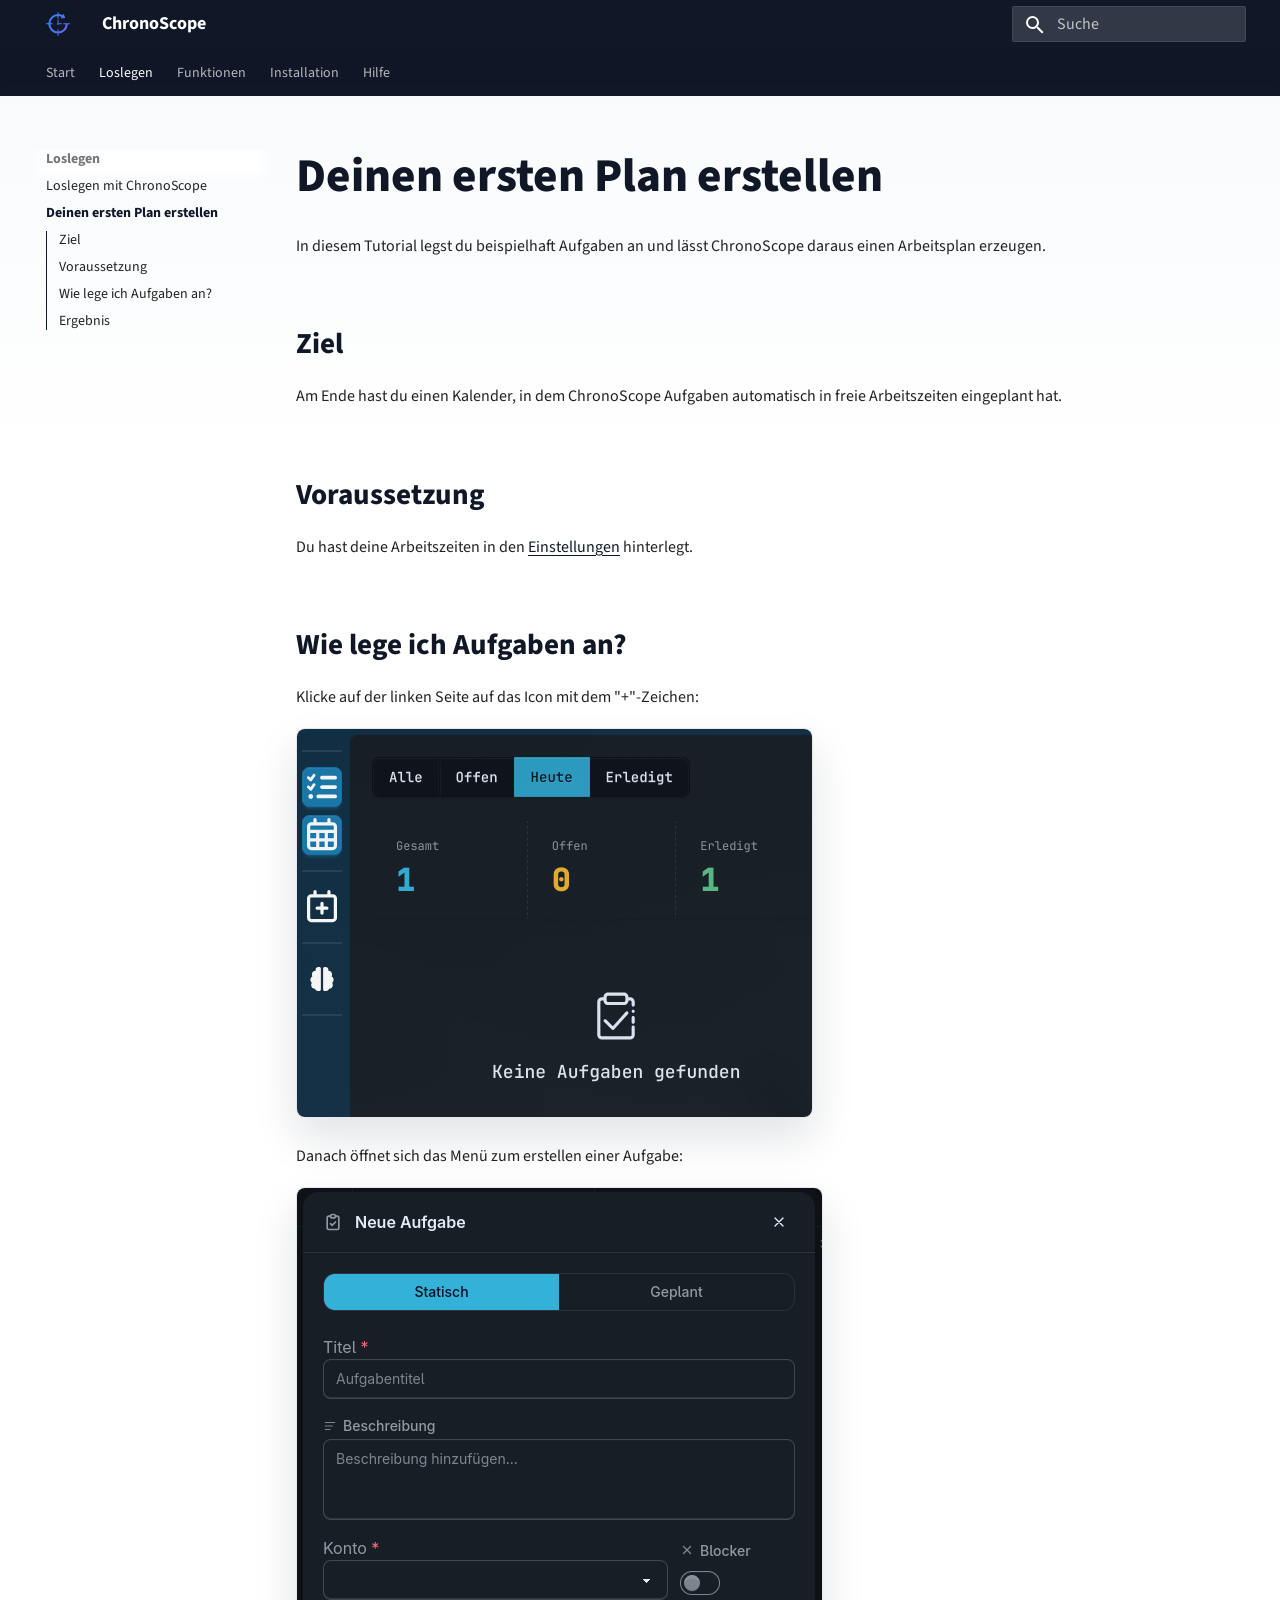
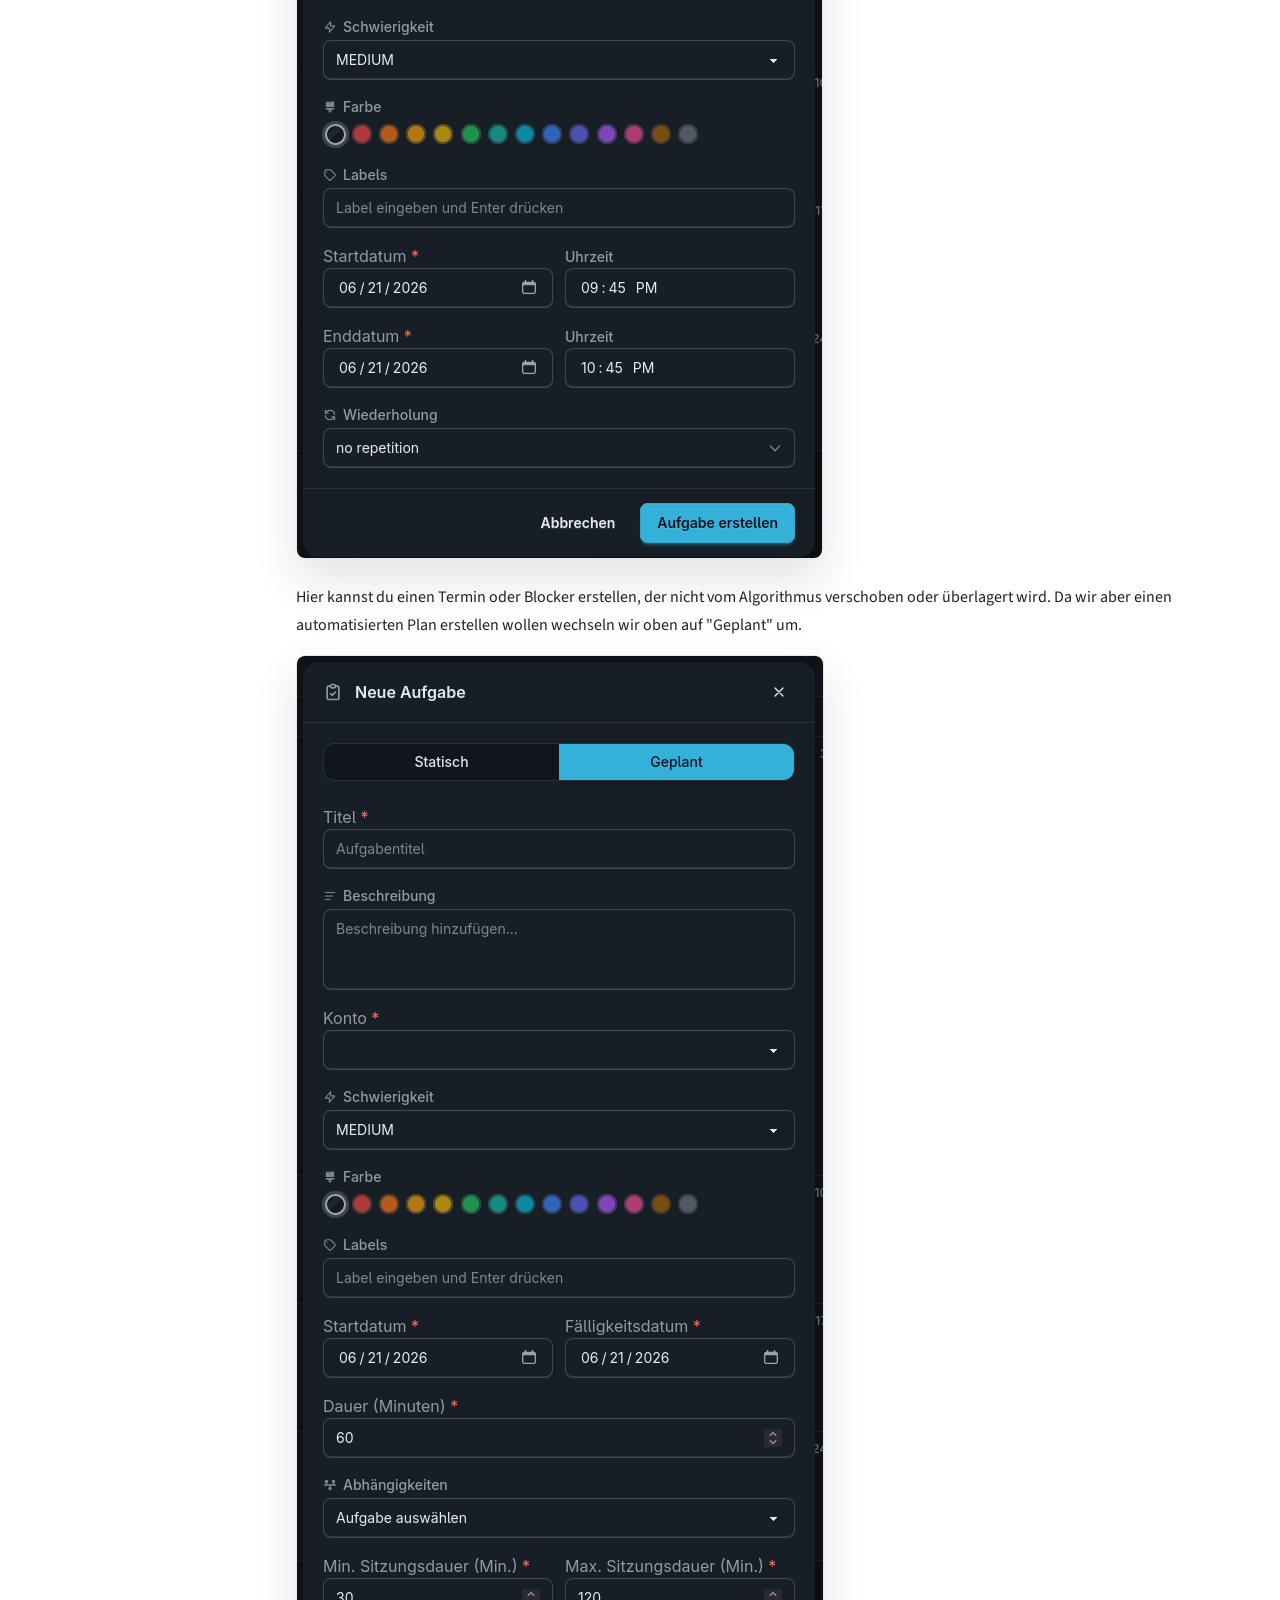
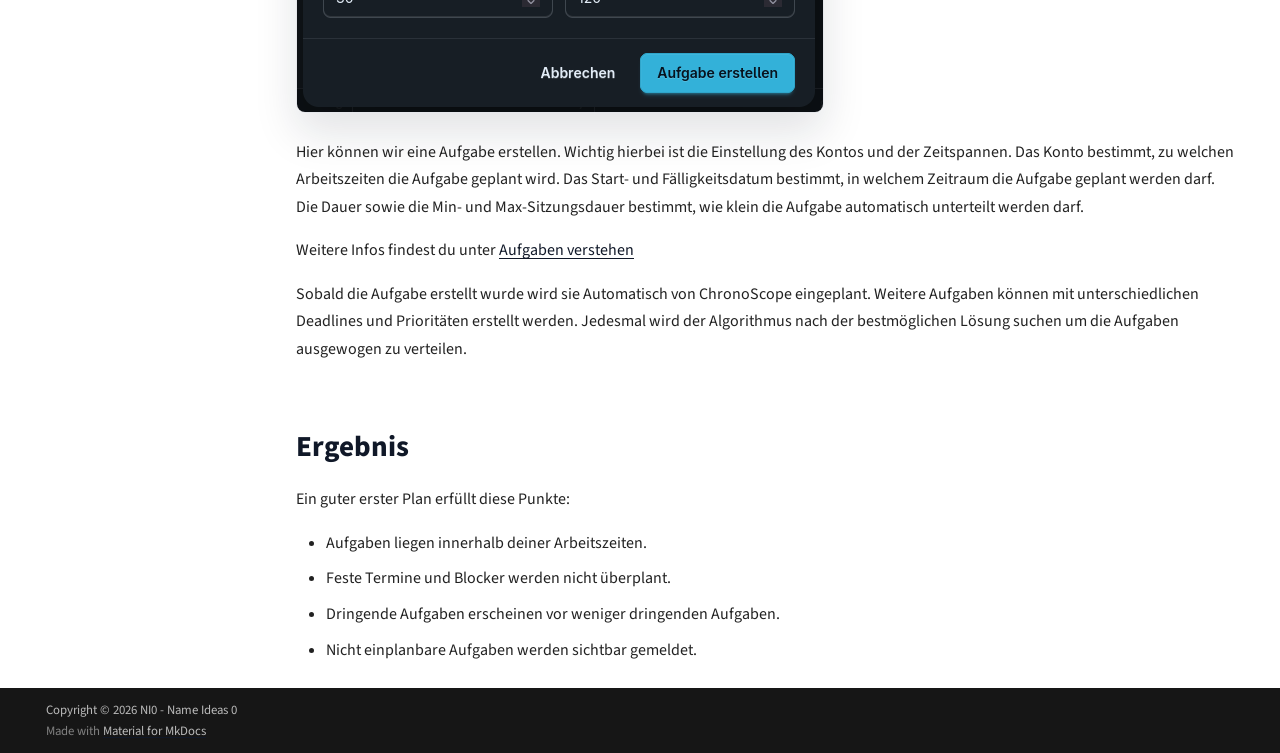
<file: tutorials/first-plan/index.html>
<!doctype html>
<html lang="de" class="no-js">
  <head>
    
      <meta charset="utf-8">
      <meta name="viewport" content="width=device-width,initial-scale=1">
      
        <meta name="description" content="Verbraucherorientierte Dokumentation und Tutorials für ChronoScope.">
      
      
        <meta name="author" content="NI0 - Name Ideas 0">
      
      
        <link rel="canonical" href="https://docs.ni0.team/tutorials/first-plan/">
      
      
        <link rel="prev" href="../../getting-started/">
      
      
        <link rel="next" href="../../concepts/tasks/">
      
      
        
      
      
      <link rel="icon" href="../../assets/images/ChronoScope_logo.svg">
      <meta name="generator" content="mkdocs-1.6.1, mkdocs-material-9.7.6">
    
    
      
        <title>Deinen ersten Plan erstellen - ChronoScope</title>
      
    
    
      <link rel="stylesheet" href="../../assets/stylesheets/main.484c7ddc.min.css">
      
        
        <link rel="stylesheet" href="../../assets/stylesheets/palette.ab4e12ef.min.css">
      
      


    
    
      
    
    
      
        
        
        <link rel="preconnect" href="https://fonts.gstatic.com" crossorigin>
        <link rel="stylesheet" href="https://fonts.googleapis.com/css?family=Source+Sans+3:300,300i,400,400i,700,700i%7CJetBrains+Mono:400,400i,700,700i&display=fallback">
        <style>:root{--md-text-font:"Source Sans 3";--md-code-font:"JetBrains Mono"}</style>
      
    
    
      <link rel="stylesheet" href="../../assets/stylesheets/brand.css">
    
    <script>__md_scope=new URL("../..",location),__md_hash=e=>[...e].reduce(((e,_)=>(e<<5)-e+_.charCodeAt(0)),0),__md_get=(e,_=localStorage,t=__md_scope)=>JSON.parse(_.getItem(t.pathname+"."+e)),__md_set=(e,_,t=localStorage,a=__md_scope)=>{try{t.setItem(a.pathname+"."+e,JSON.stringify(_))}catch(e){}}</script>
    
      

    
    
  </head>
  
  
    
    
      
    
    
    
    
    <body dir="ltr" data-md-color-scheme="default" data-md-color-primary="custom" data-md-color-accent="custom">
  
    
    <input class="md-toggle" data-md-toggle="drawer" type="checkbox" id="__drawer" autocomplete="off">
    <input class="md-toggle" data-md-toggle="search" type="checkbox" id="__search" autocomplete="off">
    <label class="md-overlay" for="__drawer"></label>
    <div data-md-component="skip">
      
        
        <a href="#deinen-ersten-plan-erstellen" class="md-skip">
          Zum Inhalt
        </a>
      
    </div>
    <div data-md-component="announce">
      
    </div>
    
    
      

<header class="md-header" data-md-component="header">
  <nav class="md-header__inner md-grid" aria-label="Kopfzeile">
    <a href="../.." title="ChronoScope" class="md-header__button md-logo" aria-label="ChronoScope" data-md-component="logo">
      
  <img src="../../assets/images/ChronoScope_logo.svg" alt="logo">

    </a>
    <label class="md-header__button md-icon" for="__drawer">
      
      <svg xmlns="http://www.w3.org/2000/svg" viewBox="0 0 24 24"><path d="M3 6h18v2H3zm0 5h18v2H3zm0 5h18v2H3z"/></svg>
    </label>
    <div class="md-header__title" data-md-component="header-title">
      <div class="md-header__ellipsis">
        <div class="md-header__topic">
          <span class="md-ellipsis">
            ChronoScope
          </span>
        </div>
        <div class="md-header__topic" data-md-component="header-topic">
          <span class="md-ellipsis">
            
              Deinen ersten Plan erstellen
            
          </span>
        </div>
      </div>
    </div>
    
      
        <form class="md-header__option" data-md-component="palette">
  
    
    
    
    <input class="md-option" data-md-color-media="" data-md-color-scheme="default" data-md-color-primary="custom" data-md-color-accent="custom"  aria-hidden="true"  type="radio" name="__palette" id="__palette_0">
    
  
</form>
      
    
    
      <script>var palette=__md_get("__palette");if(palette&&palette.color){if("(prefers-color-scheme)"===palette.color.media){var media=matchMedia("(prefers-color-scheme: light)"),input=document.querySelector(media.matches?"[data-md-color-media='(prefers-color-scheme: light)']":"[data-md-color-media='(prefers-color-scheme: dark)']");palette.color.media=input.getAttribute("data-md-color-media"),palette.color.scheme=input.getAttribute("data-md-color-scheme"),palette.color.primary=input.getAttribute("data-md-color-primary"),palette.color.accent=input.getAttribute("data-md-color-accent")}for(var[key,value]of Object.entries(palette.color))document.body.setAttribute("data-md-color-"+key,value)}</script>
    
    
    
      
      
        <label class="md-header__button md-icon" for="__search">
          
          <svg xmlns="http://www.w3.org/2000/svg" viewBox="0 0 24 24"><path d="M9.5 3A6.5 6.5 0 0 1 16 9.5c0 1.61-.59 3.09-1.56 4.23l.27.27h.79l5 5-1.5 1.5-5-5v-.79l-.27-.27A6.52 6.52 0 0 1 9.5 16 6.5 6.5 0 0 1 3 9.5 6.5 6.5 0 0 1 9.5 3m0 2C7 5 5 7 5 9.5S7 14 9.5 14 14 12 14 9.5 12 5 9.5 5"/></svg>
        </label>
        <div class="md-search" data-md-component="search" role="dialog">
  <label class="md-search__overlay" for="__search"></label>
  <div class="md-search__inner" role="search">
    <form class="md-search__form" name="search">
      <input type="text" class="md-search__input" name="query" aria-label="Suche" placeholder="Suche" autocapitalize="off" autocorrect="off" autocomplete="off" spellcheck="false" data-md-component="search-query" required>
      <label class="md-search__icon md-icon" for="__search">
        
        <svg xmlns="http://www.w3.org/2000/svg" viewBox="0 0 24 24"><path d="M9.5 3A6.5 6.5 0 0 1 16 9.5c0 1.61-.59 3.09-1.56 4.23l.27.27h.79l5 5-1.5 1.5-5-5v-.79l-.27-.27A6.52 6.52 0 0 1 9.5 16 6.5 6.5 0 0 1 3 9.5 6.5 6.5 0 0 1 9.5 3m0 2C7 5 5 7 5 9.5S7 14 9.5 14 14 12 14 9.5 12 5 9.5 5"/></svg>
        
        <svg xmlns="http://www.w3.org/2000/svg" viewBox="0 0 24 24"><path d="M20 11v2H8l5.5 5.5-1.42 1.42L4.16 12l7.92-7.92L13.5 5.5 8 11z"/></svg>
      </label>
      <nav class="md-search__options" aria-label="Suche">
        
          <a href="javascript:void(0)" class="md-search__icon md-icon" title="Teilen" aria-label="Teilen" data-clipboard data-clipboard-text="" data-md-component="search-share" tabindex="-1">
            
            <svg xmlns="http://www.w3.org/2000/svg" viewBox="0 0 24 24"><path d="M18 16.08c-.76 0-1.44.3-1.96.77L8.91 12.7c.05-.23.09-.46.09-.7s-.04-.47-.09-.7l7.05-4.11c.54.5 1.25.81 2.04.81a3 3 0 0 0 3-3 3 3 0 0 0-3-3 3 3 0 0 0-3 3c0 .24.04.47.09.7L8.04 9.81C7.5 9.31 6.79 9 6 9a3 3 0 0 0-3 3 3 3 0 0 0 3 3c.79 0 1.5-.31 2.04-.81l7.12 4.15c-.05.21-.08.43-.08.66 0 1.61 1.31 2.91 2.92 2.91s2.92-1.3 2.92-2.91A2.92 2.92 0 0 0 18 16.08"/></svg>
          </a>
        
        <button type="reset" class="md-search__icon md-icon" title="Zurücksetzen" aria-label="Zurücksetzen" tabindex="-1">
          
          <svg xmlns="http://www.w3.org/2000/svg" viewBox="0 0 24 24"><path d="M19 6.41 17.59 5 12 10.59 6.41 5 5 6.41 10.59 12 5 17.59 6.41 19 12 13.41 17.59 19 19 17.59 13.41 12z"/></svg>
        </button>
      </nav>
      
        <div class="md-search__suggest" data-md-component="search-suggest"></div>
      
    </form>
    <div class="md-search__output">
      <div class="md-search__scrollwrap" tabindex="0" data-md-scrollfix>
        <div class="md-search-result" data-md-component="search-result">
          <div class="md-search-result__meta">
            Suche wird initialisiert
          </div>
          <ol class="md-search-result__list" role="presentation"></ol>
        </div>
      </div>
    </div>
  </div>
</div>
      
    
    
  </nav>
  
</header>
    
    <div class="md-container" data-md-component="container">
      
      
        
          
            
<nav class="md-tabs" aria-label="Hauptnavigation" data-md-component="tabs">
  <div class="md-grid">
    <ul class="md-tabs__list">
      
        
  
  
  
  
    <li class="md-tabs__item">
      <a href="../.." class="md-tabs__link">
        
  
  
    
  
  Start

      </a>
    </li>
  

      
        
  
  
  
    
  
  
    
    
      <li class="md-tabs__item md-tabs__item--active">
        <a href="../../getting-started/" class="md-tabs__link">
          
  
  
    
  
  Loslegen

        </a>
      </li>
    
  

      
        
  
  
  
  
    
    
      <li class="md-tabs__item">
        <a href="../../concepts/tasks/" class="md-tabs__link">
          
  
  
    
  
  Funktionen

        </a>
      </li>
    
  

      
        
  
  
  
  
    
    
      <li class="md-tabs__item">
        <a href="../../installation/backend-setup/" class="md-tabs__link">
          
  
  
    
  
  Installation

        </a>
      </li>
    
  

      
        
  
  
  
  
    
    
      <li class="md-tabs__item">
        <a href="../../faq/" class="md-tabs__link">
          
  
  
    
  
  Hilfe

        </a>
      </li>
    
  

      
    </ul>
  </div>
</nav>
          
        
      
      <main class="md-main" data-md-component="main">
        <div class="md-main__inner md-grid">
          
            
              
              <div class="md-sidebar md-sidebar--primary" data-md-component="sidebar" data-md-type="navigation" >
                <div class="md-sidebar__scrollwrap">
                  <div class="md-sidebar__inner">
                    


  


  

<nav class="md-nav md-nav--primary md-nav--lifted md-nav--integrated" aria-label="Navigation" data-md-level="0">
  <label class="md-nav__title" for="__drawer">
    <a href="../.." title="ChronoScope" class="md-nav__button md-logo" aria-label="ChronoScope" data-md-component="logo">
      
  <img src="../../assets/images/ChronoScope_logo.svg" alt="logo">

    </a>
    ChronoScope
  </label>
  
  <ul class="md-nav__list" data-md-scrollfix>
    
      
      
  
  
  
  
    <li class="md-nav__item">
      <a href="../.." class="md-nav__link">
        
  
  
  <span class="md-ellipsis">
    
  
    Start
  

    
  </span>
  
  

      </a>
    </li>
  

    
      
      
  
  
    
  
  
  
    
    
      
        
      
        
      
    
    
    
      
        
        
      
      
        
      
    
    
    <li class="md-nav__item md-nav__item--active md-nav__item--section md-nav__item--nested">
      
        
        
        <input class="md-nav__toggle md-toggle " type="checkbox" id="__nav_2" checked>
        
          
          <label class="md-nav__link" for="__nav_2" id="__nav_2_label" tabindex="">
            
  
  
  <span class="md-ellipsis">
    
  
    Loslegen
  

    
  </span>
  
  

            <span class="md-nav__icon md-icon"></span>
          </label>
        
        <nav class="md-nav" data-md-level="1" aria-labelledby="__nav_2_label" aria-expanded="true">
          <label class="md-nav__title" for="__nav_2">
            <span class="md-nav__icon md-icon"></span>
            
  
    Loslegen
  

          </label>
          <ul class="md-nav__list" data-md-scrollfix>
            
              
                
  
  
  
  
    <li class="md-nav__item">
      <a href="../../getting-started/" class="md-nav__link">
        
  
  
  <span class="md-ellipsis">
    
  
    Loslegen mit ChronoScope
  

    
  </span>
  
  

      </a>
    </li>
  

              
            
              
                
  
  
    
  
  
  
    <li class="md-nav__item md-nav__item--active">
      
      <input class="md-nav__toggle md-toggle" type="checkbox" id="__toc">
      
      
        
      
      
        <label class="md-nav__link md-nav__link--active" for="__toc">
          
  
  
  <span class="md-ellipsis">
    
  
    Deinen ersten Plan erstellen
  

    
  </span>
  
  

          <span class="md-nav__icon md-icon"></span>
        </label>
      
      <a href="./" class="md-nav__link md-nav__link--active">
        
  
  
  <span class="md-ellipsis">
    
  
    Deinen ersten Plan erstellen
  

    
  </span>
  
  

      </a>
      
        

<nav class="md-nav md-nav--secondary" aria-label="Inhaltsverzeichnis">
  
  
  
    
  
  
    <label class="md-nav__title" for="__toc">
      <span class="md-nav__icon md-icon"></span>
      Inhaltsverzeichnis
    </label>
    <ul class="md-nav__list" data-md-component="toc" data-md-scrollfix>
      
        <li class="md-nav__item">
  <a href="#ziel" class="md-nav__link">
    <span class="md-ellipsis">
      
        Ziel
      
    </span>
  </a>
  
</li>
      
        <li class="md-nav__item">
  <a href="#voraussetzung" class="md-nav__link">
    <span class="md-ellipsis">
      
        Voraussetzung
      
    </span>
  </a>
  
</li>
      
        <li class="md-nav__item">
  <a href="#wie-lege-ich-aufgaben-an" class="md-nav__link">
    <span class="md-ellipsis">
      
        Wie lege ich Aufgaben an?
      
    </span>
  </a>
  
</li>
      
        <li class="md-nav__item">
  <a href="#ergebnis" class="md-nav__link">
    <span class="md-ellipsis">
      
        Ergebnis
      
    </span>
  </a>
  
</li>
      
    </ul>
  
</nav>
      
    </li>
  

              
            
          </ul>
        </nav>
      
    </li>
  

    
      
      
  
  
  
  
    
    
      
        
      
        
      
        
      
    
    
    
      
      
        
      
    
    
    <li class="md-nav__item md-nav__item--nested">
      
        
        
        <input class="md-nav__toggle md-toggle " type="checkbox" id="__nav_3" >
        
          
          <label class="md-nav__link" for="__nav_3" id="__nav_3_label" tabindex="0">
            
  
  
  <span class="md-ellipsis">
    
  
    Funktionen
  

    
  </span>
  
  

            <span class="md-nav__icon md-icon"></span>
          </label>
        
        <nav class="md-nav" data-md-level="1" aria-labelledby="__nav_3_label" aria-expanded="false">
          <label class="md-nav__title" for="__nav_3">
            <span class="md-nav__icon md-icon"></span>
            
  
    Funktionen
  

          </label>
          <ul class="md-nav__list" data-md-scrollfix>
            
              
                
  
  
  
  
    <li class="md-nav__item">
      <a href="../../concepts/tasks/" class="md-nav__link">
        
  
  
  <span class="md-ellipsis">
    
  
    Aufgaben verstehen
  

    
  </span>
  
  

      </a>
    </li>
  

              
            
              
                
  
  
  
  
    <li class="md-nav__item">
      <a href="../../concepts/ui/" class="md-nav__link">
        
  
  
  <span class="md-ellipsis">
    
  
    Oberfläche verstehen
  

    
  </span>
  
  

      </a>
    </li>
  

              
            
              
                
  
  
  
  
    <li class="md-nav__item">
      <a href="../../concepts/settings/" class="md-nav__link">
        
  
  
  <span class="md-ellipsis">
    
  
    Einstellungen verstehen
  

    
  </span>
  
  

      </a>
    </li>
  

              
            
          </ul>
        </nav>
      
    </li>
  

    
      
      
  
  
  
  
    
    
      
        
      
        
      
    
    
    
      
      
        
      
    
    
    <li class="md-nav__item md-nav__item--nested">
      
        
        
        <input class="md-nav__toggle md-toggle " type="checkbox" id="__nav_4" >
        
          
          <label class="md-nav__link" for="__nav_4" id="__nav_4_label" tabindex="0">
            
  
  
  <span class="md-ellipsis">
    
  
    Installation
  

    
  </span>
  
  

            <span class="md-nav__icon md-icon"></span>
          </label>
        
        <nav class="md-nav" data-md-level="1" aria-labelledby="__nav_4_label" aria-expanded="false">
          <label class="md-nav__title" for="__nav_4">
            <span class="md-nav__icon md-icon"></span>
            
  
    Installation
  

          </label>
          <ul class="md-nav__list" data-md-scrollfix>
            
              
                
  
  
  
  
    <li class="md-nav__item">
      <a href="../../installation/backend-setup/" class="md-nav__link">
        
  
  
  <span class="md-ellipsis">
    
  
    Backend
  

    
  </span>
  
  

      </a>
    </li>
  

              
            
              
                
  
  
  
  
    <li class="md-nav__item">
      <a href="../../installation/frontend-setup/" class="md-nav__link">
        
  
  
  <span class="md-ellipsis">
    
  
    Frontend
  

    
  </span>
  
  

      </a>
    </li>
  

              
            
          </ul>
        </nav>
      
    </li>
  

    
      
      
  
  
  
  
    
    
      
        
      
    
    
    
      
      
        
      
    
    
    <li class="md-nav__item md-nav__item--nested">
      
        
        
        <input class="md-nav__toggle md-toggle " type="checkbox" id="__nav_5" >
        
          
          <label class="md-nav__link" for="__nav_5" id="__nav_5_label" tabindex="0">
            
  
  
  <span class="md-ellipsis">
    
  
    Hilfe
  

    
  </span>
  
  

            <span class="md-nav__icon md-icon"></span>
          </label>
        
        <nav class="md-nav" data-md-level="1" aria-labelledby="__nav_5_label" aria-expanded="false">
          <label class="md-nav__title" for="__nav_5">
            <span class="md-nav__icon md-icon"></span>
            
  
    Hilfe
  

          </label>
          <ul class="md-nav__list" data-md-scrollfix>
            
              
                
  
  
  
  
    <li class="md-nav__item">
      <a href="../../faq/" class="md-nav__link">
        
  
  
  <span class="md-ellipsis">
    
  
    Häufige Fragen
  

    
  </span>
  
  

      </a>
    </li>
  

              
            
          </ul>
        </nav>
      
    </li>
  

    
  </ul>
</nav>
                  </div>
                </div>
              </div>
            
            
          
          
            <div class="md-content" data-md-component="content">
              
              <article class="md-content__inner md-typeset">
                
                  



<h1 id="deinen-ersten-plan-erstellen">Deinen ersten Plan erstellen<a class="headerlink" href="#deinen-ersten-plan-erstellen" title="Permanent link">&para;</a></h1>
<p>In diesem Tutorial legst du beispielhaft Aufgaben an und lässt ChronoScope daraus einen Arbeitsplan erzeugen. </p>
<h2 id="ziel">Ziel<a class="headerlink" href="#ziel" title="Permanent link">&para;</a></h2>
<p>Am Ende hast du einen Kalender, in dem ChronoScope Aufgaben automatisch in freie Arbeitszeiten eingeplant hat.</p>
<h2 id="voraussetzung">Voraussetzung<a class="headerlink" href="#voraussetzung" title="Permanent link">&para;</a></h2>
<p>Du hast deine Arbeitszeiten in den <a href="../../getting-started/#Erster-Ablauf">Einstellungen</a> hinterlegt.</p>
<h2 id="wie-lege-ich-aufgaben-an">Wie lege ich Aufgaben an?<a class="headerlink" href="#wie-lege-ich-aufgaben-an" title="Permanent link">&para;</a></h2>
<p>Klicke auf der linken Seite auf das Icon mit dem "+"-Zeichen:</p>
<p><img alt="Sidenav" src="../../assets/images/Overview-Sidepanel.png" /></p>
<p>Danach öffnet sich das Menü zum erstellen einer Aufgabe:</p>
<p><img alt="Task Static" src="../../assets/images/Static-Task-Create.png" /></p>
<p>Hier kannst du einen Termin oder Blocker erstellen, der nicht vom Algorithmus verschoben oder überlagert wird.
Da wir aber einen automatisierten Plan erstellen wollen wechseln wir oben auf "Geplant" um.</p>
<p><img alt="Task Dynamic" src="../../assets/images/Dynamic-Task-Create.png" /></p>
<p>Hier können wir eine Aufgabe erstellen.
Wichtig hierbei ist die Einstellung des Kontos und der Zeitspannen.
Das Konto bestimmt, zu welchen Arbeitszeiten die Aufgabe geplant wird.
Das Start- und Fälligkeitsdatum bestimmt, in welchem Zeitraum die Aufgabe geplant werden darf.
Die Dauer sowie die Min- und Max-Sitzungsdauer bestimmt, wie klein die Aufgabe automatisch unterteilt werden darf.</p>
<p>Weitere Infos findest du unter <a href="../../concepts/tasks/">Aufgaben verstehen</a></p>
<p>Sobald die Aufgabe erstellt wurde wird sie Automatisch von ChronoScope eingeplant.
Weitere Aufgaben können mit unterschiedlichen Deadlines und Prioritäten erstellt werden.
Jedesmal wird der Algorithmus nach der bestmöglichen Lösung suchen um die Aufgaben ausgewogen zu verteilen.</p>
<h2 id="ergebnis">Ergebnis<a class="headerlink" href="#ergebnis" title="Permanent link">&para;</a></h2>
<p>Ein guter erster Plan erfüllt diese Punkte:</p>
<ul>
<li>Aufgaben liegen innerhalb deiner Arbeitszeiten.</li>
<li>Feste Termine und Blocker werden nicht überplant.</li>
<li>Dringende Aufgaben erscheinen vor weniger dringenden Aufgaben.</li>
<li>Nicht einplanbare Aufgaben werden sichtbar gemeldet.</li>
</ul>












                
              </article>
            </div>
          
          
  <script>var tabs=__md_get("__tabs");if(Array.isArray(tabs))e:for(var set of document.querySelectorAll(".tabbed-set")){var labels=set.querySelector(".tabbed-labels");for(var tab of tabs)for(var label of labels.getElementsByTagName("label"))if(label.innerText.trim()===tab){var input=document.getElementById(label.htmlFor);input.checked=!0;continue e}}</script>

<script>var target=document.getElementById(location.hash.slice(1));target&&target.name&&(target.checked=target.name.startsWith("__tabbed_"))</script>
        </div>
        
          <button type="button" class="md-top md-icon" data-md-component="top" hidden>
  
  <svg xmlns="http://www.w3.org/2000/svg" viewBox="0 0 24 24"><path d="M13 20h-2V8l-5.5 5.5-1.42-1.42L12 4.16l7.92 7.92-1.42 1.42L13 8z"/></svg>
  Zurück zum Seitenanfang
</button>
        
      </main>
      
        <footer class="md-footer">
  
  <div class="md-footer-meta md-typeset">
    <div class="md-footer-meta__inner md-grid">
      <div class="md-copyright">
  
    <div class="md-copyright__highlight">
      Copyright &copy; 2026 NI0 - Name Ideas 0
    </div>
  
  
    Made with
    <a href="https://squidfunk.github.io/mkdocs-material/" target="_blank" rel="noopener">
      Material for MkDocs
    </a>
  
</div>
      
    </div>
  </div>
</footer>
      
    </div>
    <div class="md-dialog" data-md-component="dialog">
      <div class="md-dialog__inner md-typeset"></div>
    </div>
    
    
    
      
      
      <script id="__config" type="application/json">{"annotate": null, "base": "../..", "features": ["navigation.instant", "navigation.tracking", "navigation.tabs", "navigation.sections", "navigation.indexes", "navigation.top", "search.share", "search.suggest", "search.highlight", "content.tabs.link", "content.code.copy", "toc.integrate", "toc.follow"], "search": "../../assets/javascripts/workers/search.2c215733.min.js", "tags": null, "translations": {"clipboard.copied": "In Zwischenablage kopiert", "clipboard.copy": "In Zwischenablage kopieren", "search.result.more.one": "1 weiteres Suchergebnis auf dieser Seite", "search.result.more.other": "# weitere Suchergebnisse auf dieser Seite", "search.result.none": "Keine Suchergebnisse", "search.result.one": "1 Suchergebnis", "search.result.other": "# Suchergebnisse", "search.result.placeholder": "Suchbegriff eingeben", "search.result.term.missing": "Es fehlt", "select.version": "Version ausw\u00e4hlen"}, "version": null}</script>
    
    
      <script src="../../assets/javascripts/bundle.79ae519e.min.js"></script>
      
    
  </body>
</html>
</file>
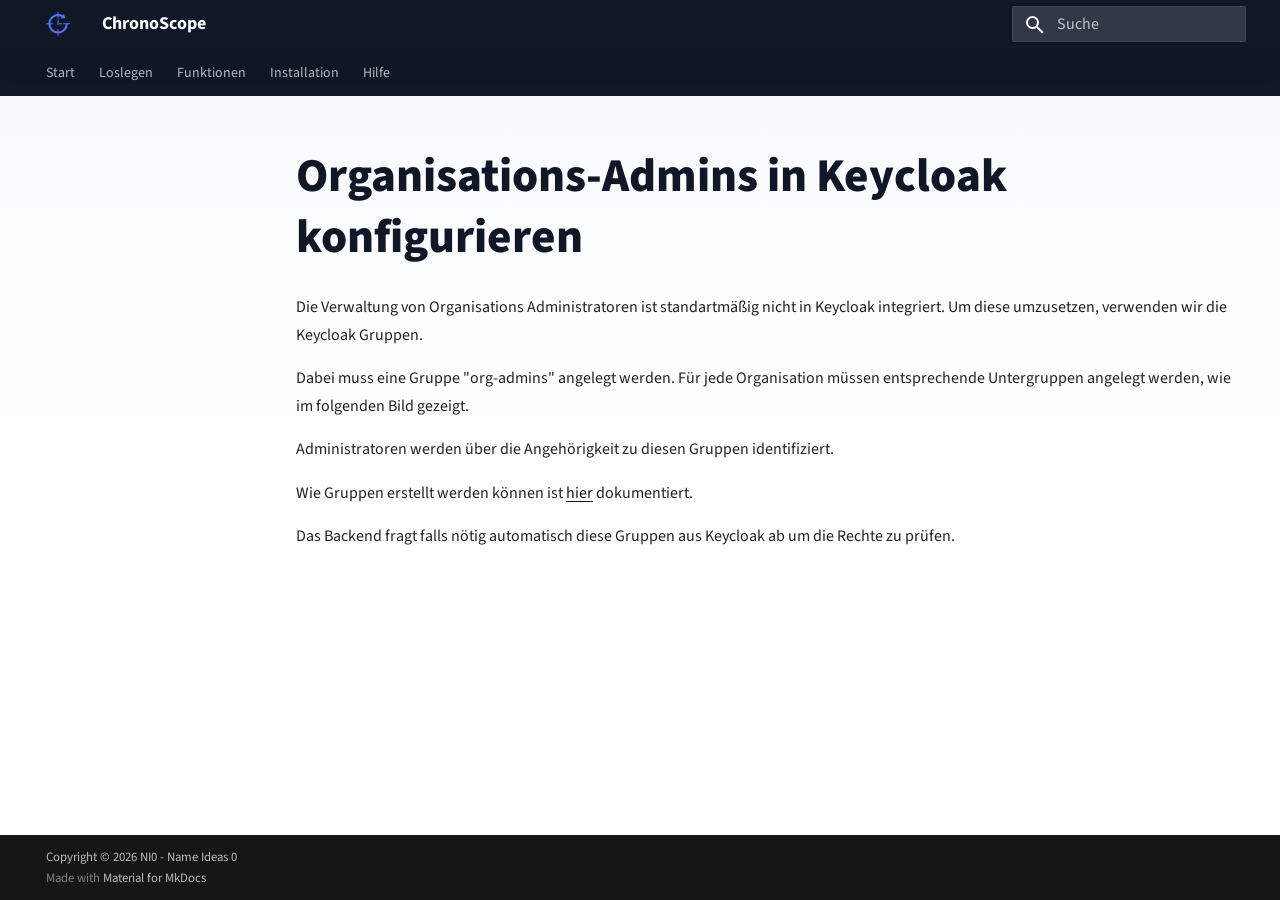
<file: tutorials/managing-organization-admins/index.html>
<!doctype html>
<html lang="de" class="no-js">
  <head>
    
      <meta charset="utf-8">
      <meta name="viewport" content="width=device-width,initial-scale=1">
      
        <meta name="description" content="Verbraucherorientierte Dokumentation und Tutorials für ChronoScope.">
      
      
        <meta name="author" content="NI0 - Name Ideas 0">
      
      
        <link rel="canonical" href="https://docs.ni0.team/tutorials/managing-organization-admins/">
      
      
      
      
        
      
      
      <link rel="icon" href="../../assets/images/ChronoScope_logo.svg">
      <meta name="generator" content="mkdocs-1.6.1, mkdocs-material-9.7.6">
    
    
      
        <title>Organisations-Admins in Keycloak konfigurieren - ChronoScope</title>
      
    
    
      <link rel="stylesheet" href="../../assets/stylesheets/main.484c7ddc.min.css">
      
        
        <link rel="stylesheet" href="../../assets/stylesheets/palette.ab4e12ef.min.css">
      
      


    
    
      
    
    
      
        
        
        <link rel="preconnect" href="https://fonts.gstatic.com" crossorigin>
        <link rel="stylesheet" href="https://fonts.googleapis.com/css?family=Source+Sans+3:300,300i,400,400i,700,700i%7CJetBrains+Mono:400,400i,700,700i&display=fallback">
        <style>:root{--md-text-font:"Source Sans 3";--md-code-font:"JetBrains Mono"}</style>
      
    
    
      <link rel="stylesheet" href="../../assets/stylesheets/brand.css">
    
    <script>__md_scope=new URL("../..",location),__md_hash=e=>[...e].reduce(((e,_)=>(e<<5)-e+_.charCodeAt(0)),0),__md_get=(e,_=localStorage,t=__md_scope)=>JSON.parse(_.getItem(t.pathname+"."+e)),__md_set=(e,_,t=localStorage,a=__md_scope)=>{try{t.setItem(a.pathname+"."+e,JSON.stringify(_))}catch(e){}}</script>
    
      

    
    
  </head>
  
  
    
    
      
    
    
    
    
    <body dir="ltr" data-md-color-scheme="default" data-md-color-primary="custom" data-md-color-accent="custom">
  
    
    <input class="md-toggle" data-md-toggle="drawer" type="checkbox" id="__drawer" autocomplete="off">
    <input class="md-toggle" data-md-toggle="search" type="checkbox" id="__search" autocomplete="off">
    <label class="md-overlay" for="__drawer"></label>
    <div data-md-component="skip">
      
        
        <a href="#organisations-admins-in-keycloak-konfigurieren" class="md-skip">
          Zum Inhalt
        </a>
      
    </div>
    <div data-md-component="announce">
      
    </div>
    
    
      

<header class="md-header" data-md-component="header">
  <nav class="md-header__inner md-grid" aria-label="Kopfzeile">
    <a href="../.." title="ChronoScope" class="md-header__button md-logo" aria-label="ChronoScope" data-md-component="logo">
      
  <img src="../../assets/images/ChronoScope_logo.svg" alt="logo">

    </a>
    <label class="md-header__button md-icon" for="__drawer">
      
      <svg xmlns="http://www.w3.org/2000/svg" viewBox="0 0 24 24"><path d="M3 6h18v2H3zm0 5h18v2H3zm0 5h18v2H3z"/></svg>
    </label>
    <div class="md-header__title" data-md-component="header-title">
      <div class="md-header__ellipsis">
        <div class="md-header__topic">
          <span class="md-ellipsis">
            ChronoScope
          </span>
        </div>
        <div class="md-header__topic" data-md-component="header-topic">
          <span class="md-ellipsis">
            
              Organisations-Admins in Keycloak konfigurieren
            
          </span>
        </div>
      </div>
    </div>
    
      
        <form class="md-header__option" data-md-component="palette">
  
    
    
    
    <input class="md-option" data-md-color-media="" data-md-color-scheme="default" data-md-color-primary="custom" data-md-color-accent="custom"  aria-hidden="true"  type="radio" name="__palette" id="__palette_0">
    
  
</form>
      
    
    
      <script>var palette=__md_get("__palette");if(palette&&palette.color){if("(prefers-color-scheme)"===palette.color.media){var media=matchMedia("(prefers-color-scheme: light)"),input=document.querySelector(media.matches?"[data-md-color-media='(prefers-color-scheme: light)']":"[data-md-color-media='(prefers-color-scheme: dark)']");palette.color.media=input.getAttribute("data-md-color-media"),palette.color.scheme=input.getAttribute("data-md-color-scheme"),palette.color.primary=input.getAttribute("data-md-color-primary"),palette.color.accent=input.getAttribute("data-md-color-accent")}for(var[key,value]of Object.entries(palette.color))document.body.setAttribute("data-md-color-"+key,value)}</script>
    
    
    
      
      
        <label class="md-header__button md-icon" for="__search">
          
          <svg xmlns="http://www.w3.org/2000/svg" viewBox="0 0 24 24"><path d="M9.5 3A6.5 6.5 0 0 1 16 9.5c0 1.61-.59 3.09-1.56 4.23l.27.27h.79l5 5-1.5 1.5-5-5v-.79l-.27-.27A6.52 6.52 0 0 1 9.5 16 6.5 6.5 0 0 1 3 9.5 6.5 6.5 0 0 1 9.5 3m0 2C7 5 5 7 5 9.5S7 14 9.5 14 14 12 14 9.5 12 5 9.5 5"/></svg>
        </label>
        <div class="md-search" data-md-component="search" role="dialog">
  <label class="md-search__overlay" for="__search"></label>
  <div class="md-search__inner" role="search">
    <form class="md-search__form" name="search">
      <input type="text" class="md-search__input" name="query" aria-label="Suche" placeholder="Suche" autocapitalize="off" autocorrect="off" autocomplete="off" spellcheck="false" data-md-component="search-query" required>
      <label class="md-search__icon md-icon" for="__search">
        
        <svg xmlns="http://www.w3.org/2000/svg" viewBox="0 0 24 24"><path d="M9.5 3A6.5 6.5 0 0 1 16 9.5c0 1.61-.59 3.09-1.56 4.23l.27.27h.79l5 5-1.5 1.5-5-5v-.79l-.27-.27A6.52 6.52 0 0 1 9.5 16 6.5 6.5 0 0 1 3 9.5 6.5 6.5 0 0 1 9.5 3m0 2C7 5 5 7 5 9.5S7 14 9.5 14 14 12 14 9.5 12 5 9.5 5"/></svg>
        
        <svg xmlns="http://www.w3.org/2000/svg" viewBox="0 0 24 24"><path d="M20 11v2H8l5.5 5.5-1.42 1.42L4.16 12l7.92-7.92L13.5 5.5 8 11z"/></svg>
      </label>
      <nav class="md-search__options" aria-label="Suche">
        
          <a href="javascript:void(0)" class="md-search__icon md-icon" title="Teilen" aria-label="Teilen" data-clipboard data-clipboard-text="" data-md-component="search-share" tabindex="-1">
            
            <svg xmlns="http://www.w3.org/2000/svg" viewBox="0 0 24 24"><path d="M18 16.08c-.76 0-1.44.3-1.96.77L8.91 12.7c.05-.23.09-.46.09-.7s-.04-.47-.09-.7l7.05-4.11c.54.5 1.25.81 2.04.81a3 3 0 0 0 3-3 3 3 0 0 0-3-3 3 3 0 0 0-3 3c0 .24.04.47.09.7L8.04 9.81C7.5 9.31 6.79 9 6 9a3 3 0 0 0-3 3 3 3 0 0 0 3 3c.79 0 1.5-.31 2.04-.81l7.12 4.15c-.05.21-.08.43-.08.66 0 1.61 1.31 2.91 2.92 2.91s2.92-1.3 2.92-2.91A2.92 2.92 0 0 0 18 16.08"/></svg>
          </a>
        
        <button type="reset" class="md-search__icon md-icon" title="Zurücksetzen" aria-label="Zurücksetzen" tabindex="-1">
          
          <svg xmlns="http://www.w3.org/2000/svg" viewBox="0 0 24 24"><path d="M19 6.41 17.59 5 12 10.59 6.41 5 5 6.41 10.59 12 5 17.59 6.41 19 12 13.41 17.59 19 19 17.59 13.41 12z"/></svg>
        </button>
      </nav>
      
        <div class="md-search__suggest" data-md-component="search-suggest"></div>
      
    </form>
    <div class="md-search__output">
      <div class="md-search__scrollwrap" tabindex="0" data-md-scrollfix>
        <div class="md-search-result" data-md-component="search-result">
          <div class="md-search-result__meta">
            Suche wird initialisiert
          </div>
          <ol class="md-search-result__list" role="presentation"></ol>
        </div>
      </div>
    </div>
  </div>
</div>
      
    
    
  </nav>
  
</header>
    
    <div class="md-container" data-md-component="container">
      
      
        
          
            
<nav class="md-tabs" aria-label="Hauptnavigation" data-md-component="tabs">
  <div class="md-grid">
    <ul class="md-tabs__list">
      
        
  
  
  
  
    <li class="md-tabs__item">
      <a href="../.." class="md-tabs__link">
        
  
  
    
  
  Start

      </a>
    </li>
  

      
        
  
  
  
  
    
    
      <li class="md-tabs__item">
        <a href="../../getting-started/" class="md-tabs__link">
          
  
  
    
  
  Loslegen

        </a>
      </li>
    
  

      
        
  
  
  
  
    
    
      <li class="md-tabs__item">
        <a href="../../concepts/tasks/" class="md-tabs__link">
          
  
  
    
  
  Funktionen

        </a>
      </li>
    
  

      
        
  
  
  
  
    
    
      <li class="md-tabs__item">
        <a href="../../installation/backend-setup/" class="md-tabs__link">
          
  
  
    
  
  Installation

        </a>
      </li>
    
  

      
        
  
  
  
  
    
    
      <li class="md-tabs__item">
        <a href="../../faq/" class="md-tabs__link">
          
  
  
    
  
  Hilfe

        </a>
      </li>
    
  

      
    </ul>
  </div>
</nav>
          
        
      
      <main class="md-main" data-md-component="main">
        <div class="md-main__inner md-grid">
          
            
              
              <div class="md-sidebar md-sidebar--primary" data-md-component="sidebar" data-md-type="navigation" >
                <div class="md-sidebar__scrollwrap">
                  <div class="md-sidebar__inner">
                    


  


  

<nav class="md-nav md-nav--primary md-nav--lifted md-nav--integrated" aria-label="Navigation" data-md-level="0">
  <label class="md-nav__title" for="__drawer">
    <a href="../.." title="ChronoScope" class="md-nav__button md-logo" aria-label="ChronoScope" data-md-component="logo">
      
  <img src="../../assets/images/ChronoScope_logo.svg" alt="logo">

    </a>
    ChronoScope
  </label>
  
  <ul class="md-nav__list" data-md-scrollfix>
    
      
      
  
  
  
  
    <li class="md-nav__item">
      <a href="../.." class="md-nav__link">
        
  
  
  <span class="md-ellipsis">
    
  
    Start
  

    
  </span>
  
  

      </a>
    </li>
  

    
      
      
  
  
  
  
    
    
      
        
      
        
      
    
    
    
      
      
        
      
    
    
    <li class="md-nav__item md-nav__item--nested">
      
        
        
        <input class="md-nav__toggle md-toggle " type="checkbox" id="__nav_2" >
        
          
          <label class="md-nav__link" for="__nav_2" id="__nav_2_label" tabindex="0">
            
  
  
  <span class="md-ellipsis">
    
  
    Loslegen
  

    
  </span>
  
  

            <span class="md-nav__icon md-icon"></span>
          </label>
        
        <nav class="md-nav" data-md-level="1" aria-labelledby="__nav_2_label" aria-expanded="false">
          <label class="md-nav__title" for="__nav_2">
            <span class="md-nav__icon md-icon"></span>
            
  
    Loslegen
  

          </label>
          <ul class="md-nav__list" data-md-scrollfix>
            
              
                
  
  
  
  
    <li class="md-nav__item">
      <a href="../../getting-started/" class="md-nav__link">
        
  
  
  <span class="md-ellipsis">
    
  
    Loslegen mit ChronoScope
  

    
  </span>
  
  

      </a>
    </li>
  

              
            
              
                
  
  
  
  
    <li class="md-nav__item">
      <a href="../first-plan/" class="md-nav__link">
        
  
  
  <span class="md-ellipsis">
    
  
    Deinen ersten Plan erstellen
  

    
  </span>
  
  

      </a>
    </li>
  

              
            
          </ul>
        </nav>
      
    </li>
  

    
      
      
  
  
  
  
    
    
      
        
      
        
      
        
      
    
    
    
      
      
        
      
    
    
    <li class="md-nav__item md-nav__item--nested">
      
        
        
        <input class="md-nav__toggle md-toggle " type="checkbox" id="__nav_3" >
        
          
          <label class="md-nav__link" for="__nav_3" id="__nav_3_label" tabindex="0">
            
  
  
  <span class="md-ellipsis">
    
  
    Funktionen
  

    
  </span>
  
  

            <span class="md-nav__icon md-icon"></span>
          </label>
        
        <nav class="md-nav" data-md-level="1" aria-labelledby="__nav_3_label" aria-expanded="false">
          <label class="md-nav__title" for="__nav_3">
            <span class="md-nav__icon md-icon"></span>
            
  
    Funktionen
  

          </label>
          <ul class="md-nav__list" data-md-scrollfix>
            
              
                
  
  
  
  
    <li class="md-nav__item">
      <a href="../../concepts/tasks/" class="md-nav__link">
        
  
  
  <span class="md-ellipsis">
    
  
    Aufgaben verstehen
  

    
  </span>
  
  

      </a>
    </li>
  

              
            
              
                
  
  
  
  
    <li class="md-nav__item">
      <a href="../../concepts/ui/" class="md-nav__link">
        
  
  
  <span class="md-ellipsis">
    
  
    Oberfläche verstehen
  

    
  </span>
  
  

      </a>
    </li>
  

              
            
              
                
  
  
  
  
    <li class="md-nav__item">
      <a href="../../concepts/settings/" class="md-nav__link">
        
  
  
  <span class="md-ellipsis">
    
  
    Einstellungen verstehen
  

    
  </span>
  
  

      </a>
    </li>
  

              
            
          </ul>
        </nav>
      
    </li>
  

    
      
      
  
  
  
  
    
    
      
        
      
        
      
    
    
    
      
      
        
      
    
    
    <li class="md-nav__item md-nav__item--nested">
      
        
        
        <input class="md-nav__toggle md-toggle " type="checkbox" id="__nav_4" >
        
          
          <label class="md-nav__link" for="__nav_4" id="__nav_4_label" tabindex="0">
            
  
  
  <span class="md-ellipsis">
    
  
    Installation
  

    
  </span>
  
  

            <span class="md-nav__icon md-icon"></span>
          </label>
        
        <nav class="md-nav" data-md-level="1" aria-labelledby="__nav_4_label" aria-expanded="false">
          <label class="md-nav__title" for="__nav_4">
            <span class="md-nav__icon md-icon"></span>
            
  
    Installation
  

          </label>
          <ul class="md-nav__list" data-md-scrollfix>
            
              
                
  
  
  
  
    <li class="md-nav__item">
      <a href="../../installation/backend-setup/" class="md-nav__link">
        
  
  
  <span class="md-ellipsis">
    
  
    Backend
  

    
  </span>
  
  

      </a>
    </li>
  

              
            
              
                
  
  
  
  
    <li class="md-nav__item">
      <a href="../../installation/frontend-setup/" class="md-nav__link">
        
  
  
  <span class="md-ellipsis">
    
  
    Frontend
  

    
  </span>
  
  

      </a>
    </li>
  

              
            
          </ul>
        </nav>
      
    </li>
  

    
      
      
  
  
  
  
    
    
      
        
      
    
    
    
      
      
        
      
    
    
    <li class="md-nav__item md-nav__item--nested">
      
        
        
        <input class="md-nav__toggle md-toggle " type="checkbox" id="__nav_5" >
        
          
          <label class="md-nav__link" for="__nav_5" id="__nav_5_label" tabindex="0">
            
  
  
  <span class="md-ellipsis">
    
  
    Hilfe
  

    
  </span>
  
  

            <span class="md-nav__icon md-icon"></span>
          </label>
        
        <nav class="md-nav" data-md-level="1" aria-labelledby="__nav_5_label" aria-expanded="false">
          <label class="md-nav__title" for="__nav_5">
            <span class="md-nav__icon md-icon"></span>
            
  
    Hilfe
  

          </label>
          <ul class="md-nav__list" data-md-scrollfix>
            
              
                
  
  
  
  
    <li class="md-nav__item">
      <a href="../../faq/" class="md-nav__link">
        
  
  
  <span class="md-ellipsis">
    
  
    Häufige Fragen
  

    
  </span>
  
  

      </a>
    </li>
  

              
            
          </ul>
        </nav>
      
    </li>
  

    
  </ul>
</nav>
                  </div>
                </div>
              </div>
            
            
          
          
            <div class="md-content" data-md-component="content">
              
              <article class="md-content__inner md-typeset">
                
                  



<h1 id="organisations-admins-in-keycloak-konfigurieren">Organisations-Admins in Keycloak konfigurieren<a class="headerlink" href="#organisations-admins-in-keycloak-konfigurieren" title="Permanent link">&para;</a></h1>
<p>Die Verwaltung von Organisations Administratoren ist standartmäßig nicht in Keycloak integriert.
Um diese umzusetzen, verwenden wir die Keycloak Gruppen.</p>
<p>Dabei muss eine Gruppe "org-admins" angelegt werden.
Für jede Organisation müssen entsprechende Untergruppen angelegt werden,
wie im folgenden Bild gezeigt.</p>
<p>Administratoren werden über die Angehörigkeit zu diesen Gruppen identifiziert.</p>
<p>Wie Gruppen erstellt werden können ist
<a href="https://wjw465150.gitbooks.io/keycloak-documentation/content/server_admin/topics/groups.html">hier</a> dokumentiert.</p>
<p>Das Backend fragt falls nötig automatisch diese Gruppen aus Keycloak ab um die Rechte zu prüfen.</p>












                
              </article>
            </div>
          
          
  <script>var tabs=__md_get("__tabs");if(Array.isArray(tabs))e:for(var set of document.querySelectorAll(".tabbed-set")){var labels=set.querySelector(".tabbed-labels");for(var tab of tabs)for(var label of labels.getElementsByTagName("label"))if(label.innerText.trim()===tab){var input=document.getElementById(label.htmlFor);input.checked=!0;continue e}}</script>

<script>var target=document.getElementById(location.hash.slice(1));target&&target.name&&(target.checked=target.name.startsWith("__tabbed_"))</script>
        </div>
        
          <button type="button" class="md-top md-icon" data-md-component="top" hidden>
  
  <svg xmlns="http://www.w3.org/2000/svg" viewBox="0 0 24 24"><path d="M13 20h-2V8l-5.5 5.5-1.42-1.42L12 4.16l7.92 7.92-1.42 1.42L13 8z"/></svg>
  Zurück zum Seitenanfang
</button>
        
      </main>
      
        <footer class="md-footer">
  
  <div class="md-footer-meta md-typeset">
    <div class="md-footer-meta__inner md-grid">
      <div class="md-copyright">
  
    <div class="md-copyright__highlight">
      Copyright &copy; 2026 NI0 - Name Ideas 0
    </div>
  
  
    Made with
    <a href="https://squidfunk.github.io/mkdocs-material/" target="_blank" rel="noopener">
      Material for MkDocs
    </a>
  
</div>
      
    </div>
  </div>
</footer>
      
    </div>
    <div class="md-dialog" data-md-component="dialog">
      <div class="md-dialog__inner md-typeset"></div>
    </div>
    
    
    
      
      
      <script id="__config" type="application/json">{"annotate": null, "base": "../..", "features": ["navigation.instant", "navigation.tracking", "navigation.tabs", "navigation.sections", "navigation.indexes", "navigation.top", "search.share", "search.suggest", "search.highlight", "content.tabs.link", "content.code.copy", "toc.integrate", "toc.follow"], "search": "../../assets/javascripts/workers/search.2c215733.min.js", "tags": null, "translations": {"clipboard.copied": "In Zwischenablage kopiert", "clipboard.copy": "In Zwischenablage kopieren", "search.result.more.one": "1 weiteres Suchergebnis auf dieser Seite", "search.result.more.other": "# weitere Suchergebnisse auf dieser Seite", "search.result.none": "Keine Suchergebnisse", "search.result.one": "1 Suchergebnis", "search.result.other": "# Suchergebnisse", "search.result.placeholder": "Suchbegriff eingeben", "search.result.term.missing": "Es fehlt", "select.version": "Version ausw\u00e4hlen"}, "version": null}</script>
    
    
      <script src="../../assets/javascripts/bundle.79ae519e.min.js"></script>
      
    
  </body>
</html>
</file>
<file: assets/stylesheets/brand.css>
:root {
  --md-primary-fg-color: #101828;
  --md-primary-fg-color--light: #25324a;
  --md-primary-fg-color--dark: #070b12;
  --md-accent-fg-color: #d99a2b;
  --md-accent-fg-color--transparent: rgba(217, 154, 43, 0.16);
  --md-typeset-a-color: #2563eb;
}

html {
  scroll-behavior: smooth;
  scroll-padding-top: 3.6rem;
}

*:target {
  scroll-margin-top: 4rem;
}

@media (prefers-reduced-motion: reduce) {
  *,
  *::before,
  *::after {
    animation-duration: 0.01ms !important;
    animation-iteration-count: 1 !important;
    scroll-behavior: auto !important;
    transition-duration: 0.01ms !important;
  }

  html {
    scroll-behavior: auto;
  }
}

.md-main {
  background: linear-gradient(180deg, #f8fafc 0, #ffffff 18rem);
}

.md-header,
.md-tabs {
  background-color: #101828;
}

.md-header {
  box-shadow: 0 0.45rem 1.4rem rgba(16, 24, 40, 0.18);
}

.md-search__form {
  background-color: rgba(255, 255, 255, 0.14);
  border: 1px solid rgba(255, 255, 255, 0.08);
  transition: background-color 160ms ease, border-color 160ms ease, box-shadow 160ms ease;
}

.md-search__form:hover,
.md-search__form:focus-within,
.md-search__input:focus + .md-search__icon {
  background-color: rgba(255, 255, 255, 0.22);
  border-color: rgba(255, 255, 255, 0.22);
  box-shadow: 0 0.35rem 1.1rem rgba(0, 0, 0, 0.18);
}

.md-content {
  animation: docs-fade-in 220ms ease-out;
}

.md-typeset h1,
.md-typeset h2 {
  color: #101828;
}

.md-typeset h1 {
  font-size: 2.35rem;
  font-weight: 800;
  letter-spacing: 0;
  margin-bottom: 0.55em;
}

.md-typeset h2 {
  font-size: 1.45rem;
  font-weight: 750;
  letter-spacing: 0;
  margin-top: 2.2em;
}

.md-typeset h3 {
  color: #25324a;
  font-weight: 700;
  letter-spacing: 0;
}

.md-typeset h2[id] .headerlink,
.md-typeset h3[id] .headerlink {
  transform: translateX(-0.15rem);
  transition: color 160ms ease, opacity 160ms ease, transform 160ms ease;
}

.md-typeset h2[id]:hover .headerlink,
.md-typeset h3[id]:hover .headerlink {
  transform: translateX(0);
}

.md-typeset p,
.md-typeset li {
  line-height: 1.72;
}

.md-typeset a {
  text-decoration: underline;
  text-decoration-color: var(--md-typeset-a-color); 
  text-decoration-thickness: 0.08em;
  text-underline-offset: 0.18em;
  transition: color 160ms ease, text-decoration-color 160ms ease;
}

.md-typeset a:hover {
  text-decoration-color: #d99a2b; 
}

.md-typeset table:not([class]) {
  border-radius: 0.35rem;
  box-shadow: 0 0.35rem 1.2rem rgba(16, 24, 40, 0.06);
  overflow: hidden;
}

.md-typeset table:not([class]) th {
  background-color: #eef2f7;
  color: #101828;
  font-weight: 700;
}

.md-typeset img {
  border: 1px solid #e5e7eb;
  border-radius: 0.45rem;
  box-shadow: 0 1rem 2.2rem rgba(16, 24, 40, 0.12);
  transition: box-shadow 180ms ease, transform 180ms ease;
}

.md-typeset img:hover {
  box-shadow: 0 1.15rem 2.6rem rgba(16, 24, 40, 0.16);
  transform: translateY(-1px);
}

.md-typeset .admonition,
.md-typeset details {
  border-radius: 0.45rem;
  border-color: #d99a2b;
  box-shadow: 0 0.45rem 1.4rem rgba(16, 24, 40, 0.06);
}

.md-typeset .admonition-title,
.md-typeset summary {
  background-color: rgba(217, 154, 43, 0.12);
}

.md-typeset .admonition-title::before,
.md-typeset summary::before {
  background-color: #d99a2b;
}

.md-nav__link--active,
.md-nav__link:focus,
.md-nav__link:hover {
  color: #2563eb;
}

.md-nav__link,
.md-tabs__link {
  transition: color 160ms ease, opacity 160ms ease;
}

.md-nav__item .md-nav__link--active {
  font-weight: 700;
}

.md-nav__link:focus-visible,
.md-tabs__link:focus-visible,
.md-top:focus-visible,
.quick-start-grid > a:focus-visible {
  outline: 2px solid #d99a2b;
  outline-offset: 3px;
}

.md-tabs__link--active,
.md-tabs__link:hover {
  color: #f2b84b;
}

.md-top {
  background-color: #101828;
  border: 1px solid rgba(255, 255, 255, 0.16);
  box-shadow: 0 0.65rem 1.6rem rgba(16, 24, 40, 0.22);
  color: #ffffff;
}

.md-top:hover,
.md-top:focus {
  background-color: #25324a;
  color: #ffffff;
}

.md-footer__inner > .md-footer__link {
  margin-top: .4rem;
}
.md-footer__inner > .md-footer__link > .md-footer__title {
  padding: 0 .4rem;
  margin-bottom: .2rem;
}

.quick-start-grid {
  display: grid;
  gap: 0.8rem;
  grid-template-columns: repeat(2, minmax(0, 1fr));
  margin: 1.8rem 0 2.2rem;
}

.quick-start-grid > a {
  background: linear-gradient(145deg, #ffffff 0%, #f8fafc 100%);
  border: 1px solid #e5e7eb;
  border-radius: 0.45rem;
  box-shadow: 0 0.75rem 1.8rem rgba(16, 24, 40, 0.08);
  color: #475467;
  display: block;
  min-height: 7.2rem;
  padding: 1rem 1.05rem;
  position: relative;
  transition: border-color 160ms ease, box-shadow 160ms ease, transform 160ms ease;
}

.quick-start-grid > a::after {
  background: linear-gradient(90deg, #d99a2b, #2563eb);
  border-radius: 999px;
  bottom: 0.75rem;
  content: "";
  height: 0.12rem;
  left: 1.05rem;
  opacity: 0;
  position: absolute;
  right: 1.05rem;
  transform: scaleX(0.75);
  transform-origin: left;
  transition: opacity 160ms ease, transform 160ms ease;
}

.quick-start-grid > a:hover {
  border-color: rgba(37, 99, 235, 0.42);
  box-shadow: 0 1rem 2.4rem rgba(16, 24, 40, 0.12);
  transform: translateY(-2px);
}

.quick-start-grid > a:hover::after {
  opacity: 1;
  transform: scaleX(1);
}

.quick-start-grid > a strong {
  color: #2563eb !important;
  display: block;
  font-size: 0.95rem;
  margin-bottom: 0.35rem;
  text-decoration: underline !important;
  text-decoration-color: #2563eb !important;
  text-decoration-thickness: 0.12em !important;
  text-underline-offset: 0.22em !important;
}

.quick-start-grid .twemoji {
  color: #d99a2b;
  margin-right: 0.3rem;
  transform: translateY(-0.05rem);
}

@media screen and (max-width: 44.9375em) {
  .md-typeset h1 {
    font-size: 1.9rem;
  }

  .quick-start-grid {
    grid-template-columns: 1fr;
  }
}

@keyframes docs-fade-in {
  from {
    opacity: 0;
    transform: translateY(0.25rem);
  }

  to {
    opacity: 1;
    transform: translateY(0);
  }
}
</file>
<file: assets/stylesheets/main.484c7ddc.min.css>
@charset "UTF-8";html{-webkit-text-size-adjust:none;-moz-text-size-adjust:none;text-size-adjust:none;box-sizing:border-box}*,:after,:before{box-sizing:inherit}@media (prefers-reduced-motion){*,:after,:before{transition:none!important}}body{margin:0}a,button,input,label{-webkit-tap-highlight-color:transparent}a{color:inherit;text-decoration:none}hr{border:0;box-sizing:initial;display:block;height:.05rem;overflow:visible;padding:0}small{font-size:80%}sub,sup{line-height:1em}img{border-style:none}table{border-collapse:initial;border-spacing:0}td,th{font-weight:400;vertical-align:top}button{background:#0000;border:0;font-family:inherit;font-size:inherit;margin:0;padding:0}input{border:0;outline:none}:root{--md-primary-fg-color:#4051b5;--md-primary-fg-color--light:#5d6cc0;--md-primary-fg-color--dark:#303fa1;--md-primary-bg-color:#fff;--md-primary-bg-color--light:#ffffffb3;--md-accent-fg-color:#526cfe;--md-accent-fg-color--transparent:#526cfe1a;--md-accent-bg-color:#fff;--md-accent-bg-color--light:#ffffffb3}[data-md-color-scheme=default]{color-scheme:light}[data-md-color-scheme=default] img[src$="#gh-dark-mode-only"],[data-md-color-scheme=default] img[src$="#only-dark"]{display:none}:root,[data-md-color-scheme=default]{--md-hue:225deg;--md-default-fg-color:#000000de;--md-default-fg-color--light:#0000008a;--md-default-fg-color--lighter:#00000052;--md-default-fg-color--lightest:#00000012;--md-default-bg-color:#fff;--md-default-bg-color--light:#ffffffb3;--md-default-bg-color--lighter:#ffffff4d;--md-default-bg-color--lightest:#ffffff1f;--md-code-fg-color:#36464e;--md-code-bg-color:#f5f5f5;--md-code-bg-color--light:#f5f5f5b3;--md-code-bg-color--lighter:#f5f5f54d;--md-code-hl-color:#4287ff;--md-code-hl-color--light:#4287ff1a;--md-code-hl-number-color:#d52a2a;--md-code-hl-special-color:#db1457;--md-code-hl-function-color:#a846b9;--md-code-hl-constant-color:#6e59d9;--md-code-hl-keyword-color:#3f6ec6;--md-code-hl-string-color:#1c7d4d;--md-code-hl-name-color:var(--md-code-fg-color);--md-code-hl-operator-color:var(--md-default-fg-color--light);--md-code-hl-punctuation-color:var(--md-default-fg-color--light);--md-code-hl-comment-color:var(--md-default-fg-color--light);--md-code-hl-generic-color:var(--md-default-fg-color--light);--md-code-hl-variable-color:var(--md-default-fg-color--light);--md-typeset-color:var(--md-default-fg-color);--md-typeset-a-color:var(--md-primary-fg-color);--md-typeset-del-color:#f5503d26;--md-typeset-ins-color:#0bd57026;--md-typeset-kbd-color:#fafafa;--md-typeset-kbd-accent-color:#fff;--md-typeset-kbd-border-color:#b8b8b8;--md-typeset-mark-color:#ffff0080;--md-typeset-table-color:#0000001f;--md-typeset-table-color--light:rgba(0,0,0,.035);--md-admonition-fg-color:var(--md-default-fg-color);--md-admonition-bg-color:var(--md-default-bg-color);--md-warning-fg-color:#000000de;--md-warning-bg-color:#ff9;--md-footer-fg-color:#fff;--md-footer-fg-color--light:#ffffffb3;--md-footer-fg-color--lighter:#ffffff73;--md-footer-bg-color:#000000de;--md-footer-bg-color--dark:#00000052;--md-shadow-z1:0 0.2rem 0.5rem #0000000d,0 0 0.05rem #0000001a;--md-shadow-z2:0 0.2rem 0.5rem #0000001a,0 0 0.05rem #00000040;--md-shadow-z3:0 0.2rem 0.5rem #0003,0 0 0.05rem #00000059}.md-icon svg{fill:currentcolor;display:block;height:1.2rem;width:1.2rem}body{-webkit-font-smoothing:antialiased;-moz-osx-font-smoothing:grayscale;--md-text-font-family:var(--md-text-font,_),-apple-system,BlinkMacSystemFont,Helvetica,Arial,sans-serif;--md-code-font-family:var(--md-code-font,_),SFMono-Regular,Consolas,Menlo,monospace}aside,body,input{font-feature-settings:"kern","liga";color:var(--md-typeset-color);font-family:var(--md-text-font-family)}code,kbd,pre{font-feature-settings:"kern";font-family:var(--md-code-font-family)}:root{--md-typeset-table-sort-icon:url('data:image/svg+xml;charset=utf-8,<svg xmlns="http://www.w3.org/2000/svg" viewBox="0 0 24 24"><path d="m18 21-4-4h3V7h-3l4-4 4 4h-3v10h3M2 19v-2h10v2M2 13v-2h7v2M2 7V5h4v2z"/></svg>');--md-typeset-table-sort-icon--asc:url('data:image/svg+xml;charset=utf-8,<svg xmlns="http://www.w3.org/2000/svg" viewBox="0 0 24 24"><path d="M19 17h3l-4 4-4-4h3V3h2M2 17h10v2H2M6 5v2H2V5m0 6h7v2H2z"/></svg>');--md-typeset-table-sort-icon--desc:url('data:image/svg+xml;charset=utf-8,<svg xmlns="http://www.w3.org/2000/svg" viewBox="0 0 24 24"><path d="M19 7h3l-4-4-4 4h3v14h2M2 17h10v2H2M6 5v2H2V5m0 6h7v2H2z"/></svg>')}.md-typeset{-webkit-print-color-adjust:exact;color-adjust:exact;font-size:.8rem;line-height:1.6;overflow-wrap:break-word}@media print{.md-typeset{font-size:.68rem}}.md-typeset blockquote,.md-typeset dl,.md-typeset figure,.md-typeset ol,.md-typeset pre,.md-typeset ul{margin-bottom:1em;margin-top:1em}.md-typeset h1{color:var(--md-default-fg-color--light);font-size:2em;line-height:1.3;margin:0 0 1.25em}.md-typeset h1,.md-typeset h2{font-weight:300;letter-spacing:-.01em}.md-typeset h2{font-size:1.5625em;line-height:1.4;margin:1.6em 0 .64em}.md-typeset h3{font-size:1.25em;font-weight:400;letter-spacing:-.01em;line-height:1.5;margin:1.6em 0 .8em}.md-typeset h2+h3{margin-top:.8em}.md-typeset h4{font-weight:700;letter-spacing:-.01em;margin:1em 0}.md-typeset h5,.md-typeset h6{color:var(--md-default-fg-color--light);font-size:.8em;font-weight:700;letter-spacing:-.01em;margin:1.25em 0}.md-typeset h5{text-transform:uppercase}.md-typeset h5 code{text-transform:none}.md-typeset hr{border-bottom:.05rem solid var(--md-default-fg-color--lightest);display:flow-root;margin:1.5em 0}.md-typeset a{color:var(--md-typeset-a-color);word-break:break-word}.md-typeset a,.md-typeset a:before{transition:color 125ms}.md-typeset a:focus,.md-typeset a:hover{color:var(--md-accent-fg-color)}.md-typeset a:focus code,.md-typeset a:hover code{background-color:var(--md-accent-fg-color--transparent);color:var(--md-accent-fg-color)}.md-typeset a code{color:var(--md-typeset-a-color)}.md-typeset a.focus-visible{outline-color:var(--md-accent-fg-color);outline-offset:.2rem}.md-typeset code,.md-typeset kbd,.md-typeset pre{color:var(--md-code-fg-color);direction:ltr;font-variant-ligatures:none;transition:background-color 125ms}@media print{.md-typeset code,.md-typeset kbd,.md-typeset pre{white-space:pre-wrap}}.md-typeset code{background-color:var(--md-code-bg-color);border-radius:.1rem;-webkit-box-decoration-break:clone;box-decoration-break:clone;font-size:.85em;padding:0 .2941176471em;transition:color 125ms,background-color 125ms;word-break:break-word}.md-typeset code:not(.focus-visible){-webkit-tap-highlight-color:transparent;outline:none}.md-typeset pre{display:flow-root;line-height:1.4;position:relative}.md-typeset pre>code{-webkit-box-decoration-break:slice;box-decoration-break:slice;box-shadow:none;display:block;margin:0;outline-color:var(--md-accent-fg-color);overflow:auto;padding:.7720588235em 1.1764705882em;scrollbar-color:var(--md-default-fg-color--lighter) #0000;scrollbar-width:thin;touch-action:auto;word-break:normal}.md-typeset pre>code:hover{scrollbar-color:var(--md-accent-fg-color) #0000}.md-typeset pre>code::-webkit-scrollbar{height:.2rem;width:.2rem}.md-typeset pre>code::-webkit-scrollbar-thumb{background-color:var(--md-default-fg-color--lighter)}.md-typeset pre>code::-webkit-scrollbar-thumb:hover{background-color:var(--md-accent-fg-color)}.md-typeset kbd{background-color:var(--md-typeset-kbd-color);border-radius:.1rem;box-shadow:0 .1rem 0 .05rem var(--md-typeset-kbd-border-color),0 .1rem 0 var(--md-typeset-kbd-border-color),0 -.1rem .2rem var(--md-typeset-kbd-accent-color) inset;color:var(--md-default-fg-color);display:inline-block;font-size:.75em;padding:0 .6666666667em;vertical-align:text-top;word-break:break-word}.md-typeset mark{background-color:var(--md-typeset-mark-color);-webkit-box-decoration-break:clone;box-decoration-break:clone;color:inherit;word-break:break-word}.md-typeset abbr{cursor:help;text-decoration:none}.md-typeset [data-preview],.md-typeset abbr{border-bottom:.05rem dotted var(--md-default-fg-color--light)}.md-typeset small{opacity:.75}[dir=ltr] .md-typeset sub,[dir=ltr] .md-typeset sup{margin-left:.078125em}[dir=rtl] .md-typeset sub,[dir=rtl] .md-typeset sup{margin-right:.078125em}[dir=ltr] .md-typeset blockquote{padding-left:.6rem}[dir=rtl] .md-typeset blockquote{padding-right:.6rem}[dir=ltr] .md-typeset blockquote{border-left:.2rem solid var(--md-default-fg-color--lighter)}[dir=rtl] .md-typeset blockquote{border-right:.2rem solid var(--md-default-fg-color--lighter)}.md-typeset blockquote{color:var(--md-default-fg-color--light);margin-left:0;margin-right:0}.md-typeset ul{list-style-type:disc}.md-typeset ul[type]{list-style-type:revert-layer}[dir=ltr] .md-typeset ol,[dir=ltr] .md-typeset ul{margin-left:.625em}[dir=rtl] .md-typeset ol,[dir=rtl] .md-typeset ul{margin-right:.625em}.md-typeset ol,.md-typeset ul{padding:0}.md-typeset ol:not([hidden]),.md-typeset ul:not([hidden]){display:flow-root}.md-typeset ol ol,.md-typeset ul ol{list-style-type:lower-alpha}.md-typeset ol ol ol,.md-typeset ul ol ol{list-style-type:lower-roman}.md-typeset ol ol ol ol,.md-typeset ul ol ol ol{list-style-type:upper-alpha}.md-typeset ol ol ol ol ol,.md-typeset ul ol ol ol ol{list-style-type:upper-roman}.md-typeset ol[type],.md-typeset ul[type]{list-style-type:revert-layer}[dir=ltr] .md-typeset ol li,[dir=ltr] .md-typeset ul li{margin-left:1.25em}[dir=rtl] .md-typeset ol li,[dir=rtl] .md-typeset ul li{margin-right:1.25em}.md-typeset ol li,.md-typeset ul li{margin-bottom:.5em}.md-typeset ol li blockquote,.md-typeset ol li p,.md-typeset ul li blockquote,.md-typeset ul li p{margin:.5em 0}.md-typeset ol li:last-child,.md-typeset ul li:last-child{margin-bottom:0}[dir=ltr] .md-typeset ol li ol,[dir=ltr] .md-typeset ol li ul,[dir=ltr] .md-typeset ul li ol,[dir=ltr] .md-typeset ul li ul{margin-left:.625em}[dir=rtl] .md-typeset ol li ol,[dir=rtl] .md-typeset ol li ul,[dir=rtl] .md-typeset ul li ol,[dir=rtl] .md-typeset ul li ul{margin-right:.625em}.md-typeset ol li ol,.md-typeset ol li ul,.md-typeset ul li ol,.md-typeset ul li ul{margin-bottom:.5em;margin-top:.5em}[dir=ltr] .md-typeset dd{margin-left:1.875em}[dir=rtl] .md-typeset dd{margin-right:1.875em}.md-typeset dd{margin-bottom:1.5em;margin-top:1em}.md-typeset img,.md-typeset svg,.md-typeset video{height:auto;max-width:100%}.md-typeset img[align=left]{margin:1em 1em 1em 0}.md-typeset img[align=right]{margin:1em 0 1em 1em}.md-typeset img[align]:only-child{margin-top:0}.md-typeset figure{display:flow-root;margin:1em auto;max-width:100%;text-align:center;width:fit-content}.md-typeset figure img{display:block;margin:0 auto}.md-typeset figcaption{font-style:italic;margin:1em auto;max-width:24rem}.md-typeset iframe{max-width:100%}.md-typeset table:not([class]){background-color:var(--md-default-bg-color);border:.05rem solid var(--md-typeset-table-color);border-radius:.1rem;display:inline-block;font-size:.64rem;max-width:100%;overflow:auto;touch-action:auto}@media print{.md-typeset table:not([class]){display:table}}.md-typeset table:not([class])+*{margin-top:1.5em}.md-typeset table:not([class]) td>:first-child,.md-typeset table:not([class]) th>:first-child{margin-top:0}.md-typeset table:not([class]) td>:last-child,.md-typeset table:not([class]) th>:last-child{margin-bottom:0}.md-typeset table:not([class]) td:not([align]),.md-typeset table:not([class]) th:not([align]){text-align:left}[dir=rtl] .md-typeset table:not([class]) td:not([align]),[dir=rtl] .md-typeset table:not([class]) th:not([align]){text-align:right}.md-typeset table:not([class]) th{font-weight:700;min-width:5rem;padding:.9375em 1.25em;vertical-align:top}.md-typeset table:not([class]) td{border-top:.05rem solid var(--md-typeset-table-color);padding:.9375em 1.25em;vertical-align:top}.md-typeset table:not([class]) tbody tr{transition:background-color 125ms}.md-typeset table:not([class]) tbody tr:hover{background-color:var(--md-typeset-table-color--light);box-shadow:0 .05rem 0 var(--md-default-bg-color) inset}.md-typeset table:not([class]) a{word-break:normal}.md-typeset table th[role=columnheader]{cursor:pointer}[dir=ltr] .md-typeset table th[role=columnheader]:after{margin-left:.5em}[dir=rtl] .md-typeset table th[role=columnheader]:after{margin-right:.5em}.md-typeset table th[role=columnheader]:after{content:"";display:inline-block;height:1.2em;-webkit-mask-image:var(--md-typeset-table-sort-icon);mask-image:var(--md-typeset-table-sort-icon);-webkit-mask-repeat:no-repeat;mask-repeat:no-repeat;-webkit-mask-size:contain;mask-size:contain;transition:background-color 125ms;vertical-align:text-bottom;width:1.2em}.md-typeset table th[role=columnheader]:hover:after{background-color:var(--md-default-fg-color--lighter)}.md-typeset table th[role=columnheader][aria-sort=ascending]:after{background-color:var(--md-default-fg-color--light);-webkit-mask-image:var(--md-typeset-table-sort-icon--asc);mask-image:var(--md-typeset-table-sort-icon--asc)}.md-typeset table th[role=columnheader][aria-sort=descending]:after{background-color:var(--md-default-fg-color--light);-webkit-mask-image:var(--md-typeset-table-sort-icon--desc);mask-image:var(--md-typeset-table-sort-icon--desc)}.md-typeset__scrollwrap{margin:1em -.8rem;overflow-x:auto;touch-action:auto}.md-typeset__table{display:inline-block;margin-bottom:.5em;padding:0 .8rem}@media print{.md-typeset__table{display:block}}html .md-typeset__table table{display:table;margin:0;overflow:hidden;width:100%}@media screen and (max-width:44.984375em){.md-content__inner>pre{margin:1em -.8rem}.md-content__inner>pre code{border-radius:0}}.md-typeset .md-author{border-radius:100%;display:block;flex-shrink:0;height:1.6rem;overflow:hidden;position:relative;transition:color 125ms,transform 125ms;width:1.6rem}.md-typeset .md-author img{display:block}.md-typeset .md-author--more{background:var(--md-default-fg-color--lightest);color:var(--md-default-fg-color--lighter);font-size:.6rem;font-weight:700;line-height:1.6rem;text-align:center}.md-typeset .md-author--long{height:2.4rem;width:2.4rem}.md-typeset a.md-author{transform:scale(1)}.md-typeset a.md-author img{border-radius:100%;filter:grayscale(100%) opacity(75%);transition:filter 125ms}.md-typeset a.md-author:focus,.md-typeset a.md-author:hover{transform:scale(1.1);z-index:1}.md-typeset a.md-author:focus img,.md-typeset a.md-author:hover img{filter:grayscale(0)}.md-banner{background-color:var(--md-footer-bg-color);color:var(--md-footer-fg-color);overflow:auto}@media print{.md-banner{display:none}}.md-banner--warning{background-color:var(--md-warning-bg-color);color:var(--md-warning-fg-color)}.md-banner__inner{font-size:.7rem;margin:.6rem auto;padding:0 .8rem}[dir=ltr] .md-banner__button{float:right}[dir=rtl] .md-banner__button{float:left}.md-banner__button{color:inherit;cursor:pointer;transition:opacity .25s}.no-js .md-banner__button{display:none}.md-banner__button:hover{opacity:.7}html{font-size:125%;height:100%;overflow-x:hidden}@media screen and (min-width:100em){html{font-size:137.5%}}@media screen and (min-width:125em){html{font-size:150%}}body{background-color:var(--md-default-bg-color);display:flex;flex-direction:column;font-size:.5rem;min-height:100%;position:relative;width:100%}@media print{body{display:block}}@media screen and (max-width:59.984375em){body[data-md-scrolllock]{position:fixed}}.md-grid{margin-left:auto;margin-right:auto;max-width:61rem}.md-container{display:flex;flex-direction:column;flex-grow:1}@media print{.md-container{display:block}}.md-main{flex-grow:1}.md-main__inner{display:flex;height:100%;margin-top:1.5rem}.md-ellipsis{overflow:hidden;text-overflow:ellipsis}.md-toggle{display:none}.md-option{height:0;opacity:0;position:absolute;width:0}.md-option:checked+label:not([hidden]){display:block}.md-option.focus-visible+label{outline-color:var(--md-accent-fg-color);outline-style:auto}.md-skip{background-color:var(--md-default-fg-color);border-radius:.1rem;color:var(--md-default-bg-color);font-size:.64rem;margin:.5rem;opacity:0;outline-color:var(--md-accent-fg-color);padding:.3rem .5rem;position:fixed;transform:translateY(.4rem);z-index:-1}.md-skip:focus{opacity:1;transform:translateY(0);transition:transform .25s cubic-bezier(.4,0,.2,1),opacity 175ms 75ms;z-index:10}@page{margin:25mm}:root{--md-clipboard-icon:url('data:image/svg+xml;charset=utf-8,<svg xmlns="http://www.w3.org/2000/svg" viewBox="0 0 24 24"><path d="M19 21H8V7h11m0-2H8a2 2 0 0 0-2 2v14a2 2 0 0 0 2 2h11a2 2 0 0 0 2-2V7a2 2 0 0 0-2-2m-3-4H4a2 2 0 0 0-2 2v14h2V3h12z"/></svg>')}.md-clipboard{border-radius:.1rem;color:var(--md-default-fg-color--lightest);cursor:pointer;height:1.5em;outline-color:var(--md-accent-fg-color);outline-offset:.1rem;transition:color .25s;width:1.5em;z-index:1}@media print{.md-clipboard{display:none}}.md-clipboard:not(.focus-visible){-webkit-tap-highlight-color:transparent;outline:none}:hover>.md-clipboard{color:var(--md-default-fg-color--light)}.md-clipboard:focus,.md-clipboard:hover{color:var(--md-accent-fg-color)}.md-clipboard:after{background-color:currentcolor;content:"";display:block;height:1.125em;margin:0 auto;-webkit-mask-image:var(--md-clipboard-icon);mask-image:var(--md-clipboard-icon);-webkit-mask-position:center;mask-position:center;-webkit-mask-repeat:no-repeat;mask-repeat:no-repeat;-webkit-mask-size:contain;mask-size:contain;width:1.125em}.md-clipboard--inline{cursor:pointer}.md-clipboard--inline code{transition:color .25s,background-color .25s}.md-clipboard--inline:focus code,.md-clipboard--inline:hover code{background-color:var(--md-accent-fg-color--transparent);color:var(--md-accent-fg-color)}:root{--md-code-select-icon:url('data:image/svg+xml;charset=utf-8,<svg xmlns="http://www.w3.org/2000/svg" viewBox="0 0 24 24"><path d="M19 19h-4v2h4c1.1 0 2-.9 2-2v-4h-2m0-12h-4v2h4v4h2V5c0-1.1-.9-2-2-2M5 5h4V3H5c-1.1 0-2 .9-2 2v4h2m0 6H3v4c0 1.1.9 2 2 2h4v-2H5zm2-4h2v2H7zm4 0h2v2h-2zm4 0h2v2h-2zM7 7h2v2H7zm4 0h2v2h-2zm4 0h2v2h-2zm-8 8h2v2H7zm4 0h2v2h-2zm4 0h2v2h-2z"/></svg>');--md-code-copy-icon:url('data:image/svg+xml;charset=utf-8,<svg xmlns="http://www.w3.org/2000/svg" viewBox="0 0 24 24"><path d="M19 21H8V7h11m0-2H8a2 2 0 0 0-2 2v14a2 2 0 0 0 2 2h11a2 2 0 0 0 2-2V7a2 2 0 0 0-2-2m-3-4H4a2 2 0 0 0-2 2v14h2V3h12z"/></svg>')}.md-typeset .md-code__content{display:grid}.md-code__nav{background-color:var(--md-code-bg-color--lighter);border-radius:.1rem;display:flex;gap:.2rem;padding:.2rem;position:absolute;right:.25em;top:.25em;transition:background-color .25s;z-index:1}:hover>.md-code__nav{background-color:var(--md-code-bg-color--light)}.md-code__button{color:var(--md-default-fg-color--lightest);cursor:pointer;display:block;height:1.5em;outline-color:var(--md-accent-fg-color);outline-offset:.1rem;transition:color .25s;width:1.5em}:hover>*>.md-code__button{color:var(--md-default-fg-color--light)}.md-code__button.focus-visible,.md-code__button:hover{color:var(--md-accent-fg-color)}.md-code__button--active{color:var(--md-default-fg-color)!important}.md-code__button:after{background-color:currentcolor;content:"";display:block;height:1.125em;margin:0 auto;-webkit-mask-position:center;mask-position:center;-webkit-mask-repeat:no-repeat;mask-repeat:no-repeat;-webkit-mask-size:contain;mask-size:contain;width:1.125em}.md-code__button[data-md-type=select]:after{-webkit-mask-image:var(--md-code-select-icon);mask-image:var(--md-code-select-icon)}.md-code__button[data-md-type=copy]:after{-webkit-mask-image:var(--md-code-copy-icon);mask-image:var(--md-code-copy-icon)}@keyframes consent{0%{opacity:0;transform:translateY(100%)}to{opacity:1;transform:translateY(0)}}@keyframes overlay{0%{opacity:0}to{opacity:1}}.md-consent__overlay{animation:overlay .25s both;-webkit-backdrop-filter:blur(.1rem);backdrop-filter:blur(.1rem);background-color:#0000008a;height:100%;opacity:1;position:fixed;top:0;width:100%;z-index:5}.md-consent__inner{animation:consent .5s cubic-bezier(.1,.7,.1,1) both;background-color:var(--md-default-bg-color);border:0;border-radius:.1rem;bottom:0;box-shadow:0 0 .2rem #0000001a,0 .2rem .4rem #0003;max-height:100%;overflow:auto;padding:0;position:fixed;width:100%;z-index:5}.md-consent__form{padding:.8rem}.md-consent__settings{display:none;margin:1em 0}input:checked+.md-consent__settings{display:block}.md-consent__controls{margin-bottom:.8rem}.md-typeset .md-consent__controls .md-button{display:inline}@media screen and (max-width:44.984375em){.md-typeset .md-consent__controls .md-button{display:block;margin-top:.4rem;text-align:center;width:100%}}.md-consent label{cursor:pointer}.md-content{flex-grow:1;min-width:0}.md-content__inner{margin:0 .8rem 1.2rem;padding-top:.6rem}@media screen and (min-width:76.25em){[dir=ltr] .md-sidebar--primary:not([hidden])~.md-content>.md-content__inner{margin-left:1.2rem}[dir=ltr] .md-sidebar--secondary:not([hidden])~.md-content>.md-content__inner,[dir=rtl] .md-sidebar--primary:not([hidden])~.md-content>.md-content__inner{margin-right:1.2rem}[dir=rtl] .md-sidebar--secondary:not([hidden])~.md-content>.md-content__inner{margin-left:1.2rem}}.md-content__inner:before{content:"";display:block;height:.4rem}.md-content__inner>:last-child{margin-bottom:0}[dir=ltr] .md-content__button{float:right}[dir=rtl] .md-content__button{float:left}[dir=ltr] .md-content__button{margin-left:.4rem}[dir=rtl] .md-content__button{margin-right:.4rem}.md-content__button{margin:.4rem 0;padding:0}@media print{.md-content__button{display:none}}.md-typeset .md-content__button{color:var(--md-default-fg-color--lighter)}.md-content__button svg{display:inline;vertical-align:top}[dir=rtl] .md-content__button svg{transform:scaleX(-1)}[dir=ltr] .md-dialog{right:.8rem}[dir=rtl] .md-dialog{left:.8rem}.md-dialog{background-color:var(--md-default-fg-color);border-radius:.1rem;bottom:.8rem;box-shadow:var(--md-shadow-z3);min-width:11.1rem;opacity:0;padding:.4rem .6rem;pointer-events:none;position:fixed;transform:translateY(100%);transition:transform 0ms .4s,opacity .4s;z-index:4}@media print{.md-dialog{display:none}}.md-dialog--active{opacity:1;pointer-events:auto;transform:translateY(0);transition:transform .4s cubic-bezier(.075,.85,.175,1),opacity .4s}.md-dialog__inner{color:var(--md-default-bg-color);font-size:.7rem}.md-feedback{margin:2em 0 1em;text-align:center}.md-feedback fieldset{border:none;margin:0;padding:0}.md-feedback__title{font-weight:700;margin:1em auto}.md-feedback__inner{position:relative}.md-feedback__list{display:flex;flex-wrap:wrap;place-content:baseline center;position:relative}.md-feedback__list:hover .md-icon:not(:disabled){color:var(--md-default-fg-color--lighter)}:disabled .md-feedback__list{min-height:1.8rem}.md-feedback__icon{color:var(--md-default-fg-color--light);cursor:pointer;flex-shrink:0;margin:0 .1rem;transition:color 125ms}.md-feedback__icon:not(:disabled).md-icon:hover{color:var(--md-accent-fg-color)}.md-feedback__icon:disabled{color:var(--md-default-fg-color--lightest);pointer-events:none}.md-feedback__note{opacity:0;position:relative;transform:translateY(.4rem);transition:transform .4s cubic-bezier(.1,.7,.1,1),opacity .15s}.md-feedback__note>*{margin:0 auto;max-width:16rem}:disabled .md-feedback__note{opacity:1;transform:translateY(0)}@media print{.md-feedback{display:none}}.md-footer{background-color:var(--md-footer-bg-color);color:var(--md-footer-fg-color)}@media print{.md-footer{display:none}}.md-footer__inner{justify-content:space-between;overflow:auto;padding:.2rem}.md-footer__inner:not([hidden]){display:flex}.md-footer__link{align-items:end;display:flex;flex-grow:0.01;margin-bottom:.4rem;margin-top:1rem;max-width:100%;outline-color:var(--md-accent-fg-color);overflow:hidden;transition:opacity .25s}.md-footer__link:focus,.md-footer__link:hover{opacity:.7}[dir=rtl] .md-footer__link svg{transform:scaleX(-1)}@media screen and (max-width:44.984375em){.md-footer__link--prev{flex-shrink:0}.md-footer__link--prev .md-footer__title{display:none}}[dir=ltr] .md-footer__link--next{margin-left:auto}[dir=rtl] .md-footer__link--next{margin-right:auto}.md-footer__link--next{text-align:right}[dir=rtl] .md-footer__link--next{text-align:left}.md-footer__title{flex-grow:1;font-size:.9rem;margin-bottom:.7rem;max-width:calc(100% - 2.4rem);padding:0 1rem;white-space:nowrap}.md-footer__button{margin:.2rem;padding:.4rem}.md-footer__direction{font-size:.64rem;opacity:.7}.md-footer-meta{background-color:var(--md-footer-bg-color--dark)}.md-footer-meta__inner{display:flex;flex-wrap:wrap;justify-content:space-between;padding:.2rem}html .md-footer-meta.md-typeset a{color:var(--md-footer-fg-color--light)}html .md-footer-meta.md-typeset a:focus,html .md-footer-meta.md-typeset a:hover{color:var(--md-footer-fg-color)}.md-copyright{color:var(--md-footer-fg-color--lighter);font-size:.64rem;margin:auto .6rem;padding:.4rem 0;width:100%}@media screen and (min-width:45em){.md-copyright{width:auto}}.md-copyright__highlight{color:var(--md-footer-fg-color--light)}.md-social{display:inline-flex;gap:.2rem;margin:0 .4rem;padding:.2rem 0 .6rem}@media screen and (min-width:45em){.md-social{padding:.6rem 0}}.md-social__link{display:inline-block;height:1.6rem;text-align:center;width:1.6rem}.md-social__link:before{line-height:1.9}.md-social__link svg{fill:currentcolor;max-height:.8rem;vertical-align:-25%}.md-typeset .md-button{border:.1rem solid;border-radius:.1rem;color:var(--md-primary-fg-color);cursor:pointer;display:inline-block;font-weight:700;padding:.625em 2em;transition:color 125ms,background-color 125ms,border-color 125ms}.md-typeset .md-button--primary{background-color:var(--md-primary-fg-color);border-color:var(--md-primary-fg-color);color:var(--md-primary-bg-color)}.md-typeset .md-button:focus,.md-typeset .md-button:hover{background-color:var(--md-accent-fg-color);border-color:var(--md-accent-fg-color);color:var(--md-accent-bg-color)}[dir=ltr] .md-typeset .md-input{border-top-left-radius:.1rem}[dir=ltr] .md-typeset .md-input,[dir=rtl] .md-typeset .md-input{border-top-right-radius:.1rem}[dir=rtl] .md-typeset .md-input{border-top-left-radius:.1rem}.md-typeset .md-input{border-bottom:.1rem solid var(--md-default-fg-color--lighter);box-shadow:var(--md-shadow-z1);font-size:.8rem;height:1.8rem;padding:0 .6rem;transition:border .25s,box-shadow .25s}.md-typeset .md-input:focus,.md-typeset .md-input:hover{border-bottom-color:var(--md-accent-fg-color);box-shadow:var(--md-shadow-z2)}.md-typeset .md-input--stretch{width:100%}.md-header{background-color:var(--md-primary-fg-color);box-shadow:0 0 .2rem #0000,0 .2rem .4rem #0000;color:var(--md-primary-bg-color);display:block;left:0;position:sticky;right:0;top:0;z-index:4}@media print{.md-header{display:none}}.md-header[hidden]{transform:translateY(-100%);transition:transform .25s cubic-bezier(.8,0,.6,1),box-shadow .25s}.md-header--shadow{box-shadow:0 0 .2rem #0000001a,0 .2rem .4rem #0003;transition:transform .25s cubic-bezier(.1,.7,.1,1),box-shadow .25s}.md-header__inner{align-items:center;display:flex;padding:0 .2rem}.md-header__button{color:currentcolor;cursor:pointer;margin:.2rem;outline-color:var(--md-accent-fg-color);padding:.4rem;position:relative;transition:opacity .25s;vertical-align:middle;z-index:1}.md-header__button:hover{opacity:.7}.md-header__button:not([hidden]){display:inline-block}.md-header__button:not(.focus-visible){-webkit-tap-highlight-color:transparent;outline:none}.md-header__button.md-logo{margin:.2rem;padding:.4rem}@media screen and (max-width:76.234375em){.md-header__button.md-logo{display:none}}.md-header__button.md-logo img,.md-header__button.md-logo svg{fill:currentcolor;display:block;height:1.2rem;width:auto}@media screen and (min-width:60em){.md-header__button[for=__search]{display:none}}.no-js .md-header__button[for=__search]{display:none}[dir=rtl] .md-header__button[for=__search] svg{transform:scaleX(-1)}@media screen and (min-width:76.25em){.md-header__button[for=__drawer]{display:none}}.md-header__topic{display:flex;max-width:100%;position:absolute;transition:transform .4s cubic-bezier(.1,.7,.1,1),opacity .15s;white-space:nowrap}.md-header__topic+.md-header__topic{opacity:0;pointer-events:none;transform:translateX(1.25rem);transition:transform .4s cubic-bezier(1,.7,.1,.1),opacity .15s;z-index:-1}[dir=rtl] .md-header__topic+.md-header__topic{transform:translateX(-1.25rem)}.md-header__topic:first-child{font-weight:700}[dir=ltr] .md-header__title{margin-left:1rem;margin-right:.4rem}[dir=rtl] .md-header__title{margin-left:.4rem;margin-right:1rem}.md-header__title{flex-grow:1;font-size:.9rem;height:2.4rem;line-height:2.4rem}.md-header__title--active .md-header__topic{opacity:0;pointer-events:none;transform:translateX(-1.25rem);transition:transform .4s cubic-bezier(1,.7,.1,.1),opacity .15s;z-index:-1}[dir=rtl] .md-header__title--active .md-header__topic{transform:translateX(1.25rem)}.md-header__title--active .md-header__topic+.md-header__topic{opacity:1;pointer-events:auto;transform:translateX(0);transition:transform .4s cubic-bezier(.1,.7,.1,1),opacity .15s;z-index:0}.md-header__title>.md-header__ellipsis{height:100%;position:relative;width:100%}.md-header__option{display:flex;flex-shrink:0;max-width:100%;transition:max-width 0ms .25s,opacity .25s .25s;white-space:nowrap}[data-md-toggle=search]:checked~.md-header .md-header__option{max-width:0;opacity:0;transition:max-width 0ms,opacity 0ms}.md-header__option>input{bottom:0}.md-header__source{display:none}@media screen and (min-width:60em){[dir=ltr] .md-header__source{margin-left:1rem}[dir=rtl] .md-header__source{margin-right:1rem}.md-header__source{display:block;max-width:11.7rem;width:11.7rem}}@media screen and (min-width:76.25em){[dir=ltr] .md-header__source{margin-left:1.4rem}[dir=rtl] .md-header__source{margin-right:1.4rem}}.md-meta{color:var(--md-default-fg-color--light);font-size:.7rem;line-height:1.3}.md-meta__list{display:inline-flex;flex-wrap:wrap;list-style:none;margin:0;padding:0}.md-meta__item:not(:last-child):after{content:"·";margin-left:.2rem;margin-right:.2rem}.md-meta__link{color:var(--md-typeset-a-color)}.md-meta__link:focus,.md-meta__link:hover{color:var(--md-accent-fg-color)}.md-draft{background-color:#ff1744;border-radius:.125em;color:#fff;display:inline-block;font-weight:700;padding-left:.5714285714em;padding-right:.5714285714em}:root{--md-nav-icon--prev:url('data:image/svg+xml;charset=utf-8,<svg xmlns="http://www.w3.org/2000/svg" viewBox="0 0 24 24"><path d="M20 11v2H8l5.5 5.5-1.42 1.42L4.16 12l7.92-7.92L13.5 5.5 8 11z"/></svg>');--md-nav-icon--next:url('data:image/svg+xml;charset=utf-8,<svg xmlns="http://www.w3.org/2000/svg" viewBox="0 0 24 24"><path d="M8.59 16.58 13.17 12 8.59 7.41 10 6l6 6-6 6z"/></svg>');--md-toc-icon:url('data:image/svg+xml;charset=utf-8,<svg xmlns="http://www.w3.org/2000/svg" viewBox="0 0 24 24"><path d="M3 9h14V7H3zm0 4h14v-2H3zm0 4h14v-2H3zm16 0h2v-2h-2zm0-10v2h2V7zm0 6h2v-2h-2z"/></svg>')}.md-nav{font-size:.7rem;line-height:1.3}.md-nav__title{color:var(--md-default-fg-color--light);display:block;font-weight:700;overflow:hidden;padding:0 .6rem;text-overflow:ellipsis}.md-nav__title .md-nav__button{display:none}.md-nav__title .md-nav__button img{height:100%;width:auto}.md-nav__title .md-nav__button.md-logo img,.md-nav__title .md-nav__button.md-logo svg{fill:currentcolor;display:block;height:2.4rem;max-width:100%;object-fit:contain;width:auto}.md-nav__list{list-style:none;margin:0;padding:0}.md-nav__link{align-items:flex-start;display:flex;gap:.4rem;margin-top:.625em;scroll-snap-align:start;transition:color 125ms}.md-nav__link--passed,.md-nav__link--passed code{color:var(--md-default-fg-color--light)}.md-nav__item .md-nav__link--active,.md-nav__item .md-nav__link--active code{color:var(--md-typeset-a-color)}.md-nav__link .md-ellipsis{position:relative}.md-nav__link .md-ellipsis code{word-break:normal}[dir=ltr] .md-nav__link .md-icon:last-child{margin-left:auto}[dir=rtl] .md-nav__link .md-icon:last-child{margin-right:auto}.md-nav__link .md-typeset{font-size:.7rem;line-height:1.3}.md-nav__link svg{fill:currentcolor;flex-shrink:0;height:1.3em;position:relative}.md-nav__link[for]:focus,.md-nav__link[for]:hover,.md-nav__link[href]:focus,.md-nav__link[href]:hover{color:var(--md-accent-fg-color);cursor:pointer}.md-nav__link[for]:focus code,.md-nav__link[for]:hover code,.md-nav__link[href]:focus code,.md-nav__link[href]:hover code{background-color:var(--md-accent-fg-color--transparent);color:var(--md-accent-fg-color)}.md-nav__link.focus-visible{outline-color:var(--md-accent-fg-color);outline-offset:.2rem}.md-nav--primary .md-nav__link[for=__toc]{display:none}.md-nav--primary .md-nav__link[for=__toc] .md-icon:after{background-color:currentcolor;display:block;height:100%;-webkit-mask-image:var(--md-toc-icon);mask-image:var(--md-toc-icon);width:100%}.md-nav--primary .md-nav__link[for=__toc]~.md-nav{display:none}.md-nav__container>.md-nav__link{margin-top:0}.md-nav__container>.md-nav__link:first-child{flex-grow:1;min-width:0}.md-nav__icon{flex-shrink:0}.md-nav__source{display:none}@media screen and (max-width:76.234375em){.md-nav--primary,.md-nav--primary .md-nav{background-color:var(--md-default-bg-color);display:flex;flex-direction:column;height:100%;left:0;position:absolute;right:0;top:0;z-index:1}.md-nav--primary .md-nav__item,.md-nav--primary .md-nav__title{font-size:.8rem;line-height:1.5}.md-nav--primary .md-nav__title{background-color:var(--md-default-fg-color--lightest);color:var(--md-default-fg-color--light);cursor:pointer;height:5.6rem;line-height:2.4rem;padding:3rem .8rem .2rem;position:relative;white-space:nowrap}[dir=ltr] .md-nav--primary .md-nav__title .md-nav__icon{left:.4rem}[dir=rtl] .md-nav--primary .md-nav__title .md-nav__icon{right:.4rem}.md-nav--primary .md-nav__title .md-nav__icon{display:block;height:1.2rem;margin:.2rem;position:absolute;top:.4rem;width:1.2rem}.md-nav--primary .md-nav__title .md-nav__icon:after{background-color:currentcolor;content:"";display:block;height:100%;-webkit-mask-image:var(--md-nav-icon--prev);mask-image:var(--md-nav-icon--prev);-webkit-mask-position:center;mask-position:center;-webkit-mask-repeat:no-repeat;mask-repeat:no-repeat;-webkit-mask-size:contain;mask-size:contain;width:100%}.md-nav--primary .md-nav__title~.md-nav__list{background-color:var(--md-default-bg-color);box-shadow:0 .05rem 0 var(--md-default-fg-color--lightest) inset;overflow-y:auto;scroll-snap-type:y mandatory;touch-action:pan-y}.md-nav--primary .md-nav__title~.md-nav__list>:first-child{border-top:0}.md-nav--primary .md-nav__title[for=__drawer]{background-color:var(--md-primary-fg-color);color:var(--md-primary-bg-color);font-weight:700}.md-nav--primary .md-nav__title .md-logo{display:block;left:.2rem;margin:.2rem;padding:.4rem;position:absolute;right:.2rem;top:.2rem}.md-nav--primary .md-nav__list{flex:1}.md-nav--primary .md-nav__item{border-top:.05rem solid var(--md-default-fg-color--lightest)}.md-nav--primary .md-nav__item--active>.md-nav__link{color:var(--md-typeset-a-color)}.md-nav--primary .md-nav__item--active>.md-nav__link:focus,.md-nav--primary .md-nav__item--active>.md-nav__link:hover{color:var(--md-accent-fg-color)}.md-nav--primary .md-nav__link{margin-top:0;padding:.6rem .8rem}.md-nav--primary .md-nav__link svg{margin-top:.1em}.md-nav--primary .md-nav__link>.md-nav__link{padding:0}[dir=ltr] .md-nav--primary .md-nav__link .md-nav__icon{margin-right:-.2rem}[dir=rtl] .md-nav--primary .md-nav__link .md-nav__icon{margin-left:-.2rem}.md-nav--primary .md-nav__link .md-nav__icon{font-size:1.2rem;height:1.2rem;width:1.2rem}.md-nav--primary .md-nav__link .md-nav__icon:after{background-color:currentcolor;content:"";display:block;height:100%;-webkit-mask-image:var(--md-nav-icon--next);mask-image:var(--md-nav-icon--next);-webkit-mask-position:center;mask-position:center;-webkit-mask-repeat:no-repeat;mask-repeat:no-repeat;-webkit-mask-size:contain;mask-size:contain;width:100%}[dir=rtl] .md-nav--primary .md-nav__icon:after{transform:scale(-1)}.md-nav--primary .md-nav--secondary .md-nav{background-color:initial;position:static}[dir=ltr] .md-nav--primary .md-nav--secondary .md-nav .md-nav__link{padding-left:1.4rem}[dir=rtl] .md-nav--primary .md-nav--secondary .md-nav .md-nav__link{padding-right:1.4rem}[dir=ltr] .md-nav--primary .md-nav--secondary .md-nav .md-nav .md-nav__link{padding-left:2rem}[dir=rtl] .md-nav--primary .md-nav--secondary .md-nav .md-nav .md-nav__link{padding-right:2rem}[dir=ltr] .md-nav--primary .md-nav--secondary .md-nav .md-nav .md-nav .md-nav__link{padding-left:2.6rem}[dir=rtl] .md-nav--primary .md-nav--secondary .md-nav .md-nav .md-nav .md-nav__link{padding-right:2.6rem}[dir=ltr] .md-nav--primary .md-nav--secondary .md-nav .md-nav .md-nav .md-nav .md-nav__link{padding-left:3.2rem}[dir=rtl] .md-nav--primary .md-nav--secondary .md-nav .md-nav .md-nav .md-nav .md-nav__link{padding-right:3.2rem}.md-nav--secondary{background-color:initial}.md-nav__toggle~.md-nav{display:flex;opacity:0;transform:translateX(100%);transition:transform .25s cubic-bezier(.8,0,.6,1),opacity 125ms 50ms}[dir=rtl] .md-nav__toggle~.md-nav{transform:translateX(-100%)}.md-nav__toggle:checked~.md-nav{opacity:1;transform:translateX(0);transition:transform .25s cubic-bezier(.4,0,.2,1),opacity 125ms 125ms}.md-nav__toggle:checked~.md-nav>.md-nav__list{backface-visibility:hidden}}@media screen and (max-width:59.984375em){.md-nav--primary .md-nav__link[for=__toc]{display:flex}.md-nav--primary .md-nav__link[for=__toc] .md-icon:after{content:""}.md-nav--primary .md-nav__link[for=__toc]+.md-nav__link{display:none}.md-nav--primary .md-nav__link[for=__toc]~.md-nav{display:flex}.md-nav__source{background-color:var(--md-primary-fg-color--dark);color:var(--md-primary-bg-color);display:block;padding:0 .2rem}}@media screen and (min-width:60em) and (max-width:76.234375em){.md-nav--integrated .md-nav__link[for=__toc]{display:flex}.md-nav--integrated .md-nav__link[for=__toc] .md-icon:after{content:""}.md-nav--integrated .md-nav__link[for=__toc]+.md-nav__link{display:none}.md-nav--integrated .md-nav__link[for=__toc]~.md-nav{display:flex}}@media screen and (min-width:60em){.md-nav{margin-bottom:-.4rem}.md-nav--secondary .md-nav__title{background:var(--md-default-bg-color);box-shadow:0 0 .4rem .4rem var(--md-default-bg-color);position:sticky;top:0;z-index:1}.md-nav--secondary .md-nav__title[for=__toc]{scroll-snap-align:start}.md-nav--secondary .md-nav__title .md-nav__icon{display:none}[dir=ltr] .md-nav--secondary .md-nav__list{padding-left:.6rem}[dir=rtl] .md-nav--secondary .md-nav__list{padding-right:.6rem}.md-nav--secondary .md-nav__list{padding-bottom:.4rem}[dir=ltr] .md-nav--secondary .md-nav__item>.md-nav__link{margin-right:.4rem}[dir=rtl] .md-nav--secondary .md-nav__item>.md-nav__link{margin-left:.4rem}}@media screen and (min-width:76.25em){.md-nav{margin-bottom:-.4rem;transition:max-height .25s cubic-bezier(.86,0,.07,1)}.md-nav--primary .md-nav__title{background:var(--md-default-bg-color);box-shadow:0 0 .4rem .4rem var(--md-default-bg-color);position:sticky;top:0;z-index:1}.md-nav--primary .md-nav__title[for=__drawer]{scroll-snap-align:start}.md-nav--primary .md-nav__title .md-nav__icon{display:none}[dir=ltr] .md-nav--primary .md-nav__list{padding-left:.6rem}[dir=rtl] .md-nav--primary .md-nav__list{padding-right:.6rem}.md-nav--primary .md-nav__list{padding-bottom:.4rem}[dir=ltr] .md-nav--primary .md-nav__item>.md-nav__link{margin-right:.4rem}[dir=rtl] .md-nav--primary .md-nav__item>.md-nav__link{margin-left:.4rem}.md-nav__toggle~.md-nav{display:grid;grid-template-rows:minmax(.4rem,0fr);opacity:0;transition:grid-template-rows .25s cubic-bezier(.86,0,.07,1),opacity .25s,visibility 0ms .25s;visibility:collapse}.md-nav__toggle~.md-nav>.md-nav__list{overflow:hidden}.md-nav__toggle.md-toggle--indeterminate~.md-nav,.md-nav__toggle:checked~.md-nav{grid-template-rows:minmax(.4rem,1fr);opacity:1;transition:grid-template-rows .25s cubic-bezier(.86,0,.07,1),opacity .15s .1s,visibility 0ms;visibility:visible}.md-nav__toggle.md-toggle--indeterminate~.md-nav{transition:none}.md-nav__item--nested>.md-nav>.md-nav__title{display:none}.md-nav__item--section{display:block;margin:1.25em 0}.md-nav__item--section:last-child{margin-bottom:0}.md-nav__item--section>.md-nav__link{font-weight:700}.md-nav__item--section>.md-nav__link[for]{color:var(--md-default-fg-color--light)}.md-nav__item--section>.md-nav__link:not(.md-nav__container){pointer-events:none}.md-nav__item--section>.md-nav__link .md-icon,.md-nav__item--section>.md-nav__link>[for]{display:none}[dir=ltr] .md-nav__item--section>.md-nav{margin-left:-.6rem}[dir=rtl] .md-nav__item--section>.md-nav{margin-right:-.6rem}.md-nav__item--section>.md-nav{display:block;opacity:1;visibility:visible}.md-nav__item--section>.md-nav>.md-nav__list>.md-nav__item{padding:0}.md-nav__icon{border-radius:100%;height:.9rem;transition:background-color .25s;width:.9rem}.md-nav__icon:hover{background-color:var(--md-accent-fg-color--transparent)}.md-nav__icon:after{background-color:currentcolor;border-radius:100%;content:"";display:inline-block;height:100%;-webkit-mask-image:var(--md-nav-icon--next);mask-image:var(--md-nav-icon--next);-webkit-mask-position:center;mask-position:center;-webkit-mask-repeat:no-repeat;mask-repeat:no-repeat;-webkit-mask-size:contain;mask-size:contain;transition:transform .25s;vertical-align:-.1rem;width:100%}[dir=rtl] .md-nav__icon:after{transform:rotate(180deg)}.md-nav__item--nested .md-nav__toggle:checked~.md-nav__link .md-nav__icon:after,.md-nav__item--nested .md-toggle--indeterminate~.md-nav__link .md-nav__icon:after{transform:rotate(90deg)}.md-nav--lifted>.md-nav__list>.md-nav__item,.md-nav--lifted>.md-nav__title{display:none}.md-nav--lifted>.md-nav__list>.md-nav__item--active{display:block}.md-nav--lifted>.md-nav__list>.md-nav__item--active>.md-nav__link{background:var(--md-default-bg-color);box-shadow:0 0 .4rem .4rem var(--md-default-bg-color);margin-top:0;position:sticky;top:0;z-index:1}.md-nav--lifted>.md-nav__list>.md-nav__item--active>.md-nav__link:not(.md-nav__container){pointer-events:none}.md-nav--lifted>.md-nav__list>.md-nav__item--active.md-nav__item--section{margin:0}[dir=ltr] .md-nav--lifted>.md-nav__list>.md-nav__item>.md-nav:not(.md-nav--secondary){margin-left:-.6rem}[dir=rtl] .md-nav--lifted>.md-nav__list>.md-nav__item>.md-nav:not(.md-nav--secondary){margin-right:-.6rem}.md-nav--lifted>.md-nav__list>.md-nav__item>[for]{color:var(--md-default-fg-color--light)}.md-nav--lifted .md-nav[data-md-level="1"]{grid-template-rows:minmax(.4rem,1fr);opacity:1;visibility:visible}[dir=ltr] .md-nav--integrated>.md-nav__list>.md-nav__item--active .md-nav--secondary{border-left:.05rem solid var(--md-primary-fg-color)}[dir=rtl] .md-nav--integrated>.md-nav__list>.md-nav__item--active .md-nav--secondary{border-right:.05rem solid var(--md-primary-fg-color)}.md-nav--integrated>.md-nav__list>.md-nav__item--active .md-nav--secondary{display:block;margin-bottom:1.25em;opacity:1;visibility:visible}.md-nav--integrated>.md-nav__list>.md-nav__item--active .md-nav--secondary>.md-nav__list{overflow:visible;padding-bottom:0}.md-nav--integrated>.md-nav__list>.md-nav__item--active .md-nav--secondary>.md-nav__title{display:none}}.md-pagination{font-size:.8rem;font-weight:700;gap:.4rem}.md-pagination,.md-pagination>*{align-items:center;display:flex;justify-content:center}.md-pagination>*{border-radius:.2rem;height:1.8rem;min-width:1.8rem;text-align:center}.md-pagination__current{background-color:var(--md-default-fg-color--lightest);color:var(--md-default-fg-color--light)}.md-pagination__link{transition:color 125ms,background-color 125ms}.md-pagination__link:focus,.md-pagination__link:hover{background-color:var(--md-accent-fg-color--transparent);color:var(--md-accent-fg-color)}.md-pagination__link:focus svg,.md-pagination__link:hover svg{color:var(--md-accent-fg-color)}.md-pagination__link.focus-visible{outline-color:var(--md-accent-fg-color);outline-offset:.2rem}.md-pagination__link svg{fill:currentcolor;color:var(--md-default-fg-color--lighter);display:block;max-height:100%;width:1.2rem}:root{--md-path-icon:url('data:image/svg+xml;charset=utf-8,<svg xmlns="http://www.w3.org/2000/svg" viewBox="0 0 24 24"><path d="M8.59 16.58 13.17 12 8.59 7.41 10 6l6 6-6 6z"/></svg>')}.md-path{font-size:.7rem;margin:0 .8rem;overflow:auto;padding-top:1.2rem}.md-path:not([hidden]){display:block}@media screen and (min-width:76.25em){.md-path{margin:0 1.2rem}}.md-path__list{align-items:center;display:flex;gap:.2rem;list-style:none;margin:0;padding:0}.md-path__item:not(:first-child){display:inline-flex;gap:.2rem;white-space:nowrap}.md-path__item:not(:first-child):before{background-color:var(--md-default-fg-color--lighter);content:"";display:inline;height:.8rem;-webkit-mask-image:var(--md-path-icon);mask-image:var(--md-path-icon);width:.8rem}.md-path__link{align-items:center;color:var(--md-default-fg-color--light);display:flex}.md-path__link:focus,.md-path__link:hover{color:var(--md-accent-fg-color)}:root{--md-post-pin-icon:url('data:image/svg+xml;charset=utf-8,<svg xmlns="http://www.w3.org/2000/svg" viewBox="0 0 24 24"><path d="M16 12V4h1V2H7v2h1v8l-2 2v2h5.2v6h1.6v-6H18v-2z"/></svg>')}.md-post__back{border-bottom:.05rem solid var(--md-default-fg-color--lightest);margin-bottom:1.2rem;padding-bottom:1.2rem}@media screen and (max-width:76.234375em){.md-post__back{display:none}}[dir=rtl] .md-post__back svg{transform:scaleX(-1)}.md-post__authors{display:flex;flex-direction:column;gap:.6rem;margin:0 .6rem 1.2rem}.md-post .md-post__meta a{transition:color 125ms}.md-post .md-post__meta a:focus,.md-post .md-post__meta a:hover{color:var(--md-accent-fg-color)}.md-post__title{color:var(--md-default-fg-color--light);font-weight:700}.md-post--excerpt{margin-bottom:3.2rem}.md-post--excerpt .md-post__header{align-items:center;display:flex;gap:.6rem;min-height:1.6rem}.md-post--excerpt .md-post__authors{align-items:center;display:inline-flex;flex-direction:row;gap:.2rem;margin:0;min-height:2.4rem}[dir=ltr] .md-post--excerpt .md-post__meta .md-meta__list{margin-right:.4rem}[dir=rtl] .md-post--excerpt .md-post__meta .md-meta__list{margin-left:.4rem}.md-post--excerpt .md-post__content>:first-child{--md-scroll-margin:6rem;margin-top:0}.md-post>.md-nav--secondary{margin:1em 0}.md-pin{background:var(--md-default-fg-color--lightest);border-radius:1rem;margin-top:-.05rem;padding:.2rem}.md-pin:after{background-color:currentcolor;content:"";display:block;height:.6rem;margin:0 auto;-webkit-mask-image:var(--md-post-pin-icon);mask-image:var(--md-post-pin-icon);-webkit-mask-position:center;mask-position:center;-webkit-mask-repeat:no-repeat;mask-repeat:no-repeat;-webkit-mask-size:contain;mask-size:contain;width:.6rem}.md-profile{align-items:center;display:flex;font-size:.7rem;gap:.6rem;line-height:1.4;width:100%}.md-profile__description{flex-grow:1}.md-content--post{display:flex}@media screen and (max-width:76.234375em){.md-content--post{flex-flow:column-reverse}}.md-content--post>.md-content__inner{flex-grow:1;min-width:0}@media screen and (min-width:76.25em){[dir=ltr] .md-content--post>.md-content__inner{margin-left:1.2rem}[dir=rtl] .md-content--post>.md-content__inner{margin-right:1.2rem}}@media screen and (max-width:76.234375em){.md-sidebar.md-sidebar--post{padding:0;position:static;width:100%}.md-sidebar.md-sidebar--post .md-sidebar__scrollwrap{overflow:visible}.md-sidebar.md-sidebar--post .md-sidebar__inner{padding:0}.md-sidebar.md-sidebar--post .md-post__meta{margin-left:.6rem;margin-right:.6rem}.md-sidebar.md-sidebar--post .md-nav__item{border:none;display:inline}.md-sidebar.md-sidebar--post .md-nav__list{display:inline-flex;flex-wrap:wrap;gap:.6rem;padding-bottom:.6rem;padding-top:.6rem}.md-sidebar.md-sidebar--post .md-nav__link{padding:0}.md-sidebar.md-sidebar--post .md-nav{height:auto;margin-bottom:0;position:static}}:root{--md-progress-value:0;--md-progress-delay:400ms}.md-progress{background:var(--md-primary-bg-color);height:.075rem;opacity:min(clamp(0,var(--md-progress-value),1),clamp(0,100 - var(--md-progress-value),1));position:fixed;top:0;transform:scaleX(calc(var(--md-progress-value)*1%));transform-origin:left;transition:transform .5s cubic-bezier(.19,1,.22,1),opacity .25s var(--md-progress-delay);width:100%;z-index:4}:root{--md-search-result-icon:url('data:image/svg+xml;charset=utf-8,<svg xmlns="http://www.w3.org/2000/svg" viewBox="0 0 24 24"><path d="M14 2H6a2 2 0 0 0-2 2v16a2 2 0 0 0 2 2h7c-.41-.25-.8-.56-1.14-.9-.33-.33-.61-.7-.86-1.1H6V4h7v5h5v1.18c.71.16 1.39.43 2 .82V8zm6.31 16.9c1.33-2.11.69-4.9-1.4-6.22-2.11-1.33-4.91-.68-6.22 1.4-1.34 2.11-.69 4.89 1.4 6.22 1.46.93 3.32.93 4.79.02L22 23.39 23.39 22zm-3.81.1a2.5 2.5 0 0 1-2.5-2.5 2.5 2.5 0 0 1 2.5-2.5 2.5 2.5 0 0 1 2.5 2.5 2.5 2.5 0 0 1-2.5 2.5"/></svg>')}.md-search{position:relative}@media screen and (min-width:60em){.md-search{padding:.2rem 0}}.no-js .md-search{display:none}.md-search__overlay{opacity:0;z-index:1}@media screen and (max-width:59.984375em){[dir=ltr] .md-search__overlay{left:-2.2rem}[dir=rtl] .md-search__overlay{right:-2.2rem}.md-search__overlay{background-color:var(--md-default-bg-color);border-radius:1rem;height:2rem;overflow:hidden;pointer-events:none;position:absolute;top:-1rem;transform-origin:center;transition:transform .3s .1s,opacity .2s .2s;width:2rem}[data-md-toggle=search]:checked~.md-header .md-search__overlay{opacity:1;transition:transform .4s,opacity .1s}}@media screen and (min-width:60em){[dir=ltr] .md-search__overlay{left:0}[dir=rtl] .md-search__overlay{right:0}.md-search__overlay{background-color:#0000008a;cursor:pointer;height:0;position:fixed;top:0;transition:width 0ms .25s,height 0ms .25s,opacity .25s;width:0}[data-md-toggle=search]:checked~.md-header .md-search__overlay{height:200vh;opacity:1;transition:width 0ms,height 0ms,opacity .25s;width:100%}}@media screen and (max-width:29.984375em){[data-md-toggle=search]:checked~.md-header .md-search__overlay{transform:scale(45)}}@media screen and (min-width:30em) and (max-width:44.984375em){[data-md-toggle=search]:checked~.md-header .md-search__overlay{transform:scale(60)}}@media screen and (min-width:45em) and (max-width:59.984375em){[data-md-toggle=search]:checked~.md-header .md-search__overlay{transform:scale(75)}}.md-search__inner{backface-visibility:hidden}@media screen and (max-width:59.984375em){[dir=ltr] .md-search__inner{left:0}[dir=rtl] .md-search__inner{right:0}.md-search__inner{height:0;opacity:0;overflow:hidden;position:fixed;top:0;transform:translateX(5%);transition:width 0ms .3s,height 0ms .3s,transform .15s cubic-bezier(.4,0,.2,1) .15s,opacity .15s .15s;width:0;z-index:2}[dir=rtl] .md-search__inner{transform:translateX(-5%)}[data-md-toggle=search]:checked~.md-header .md-search__inner{height:100%;opacity:1;transform:translateX(0);transition:width 0ms 0ms,height 0ms 0ms,transform .15s cubic-bezier(.1,.7,.1,1) .15s,opacity .15s .15s;width:100%}}@media screen and (min-width:60em){[dir=ltr] .md-search__inner{float:right}[dir=rtl] .md-search__inner{float:left}.md-search__inner{padding:.1rem 0;position:relative;transition:width .25s cubic-bezier(.1,.7,.1,1);width:11.7rem}}@media screen and (min-width:60em) and (max-width:76.234375em){[data-md-toggle=search]:checked~.md-header .md-search__inner{width:23.4rem}}@media screen and (min-width:76.25em){[data-md-toggle=search]:checked~.md-header .md-search__inner{width:34.4rem}}.md-search__form{background-color:var(--md-default-bg-color);box-shadow:0 0 .6rem #0000;height:2.4rem;position:relative;transition:color .25s,background-color .25s;z-index:2}@media screen and (min-width:60em){.md-search__form{background-color:#00000042;border-radius:.1rem;height:1.8rem}.md-search__form:hover{background-color:#ffffff1f}}[data-md-toggle=search]:checked~.md-header .md-search__form{background-color:var(--md-default-bg-color);border-radius:.1rem .1rem 0 0;box-shadow:0 0 .6rem #00000012;color:var(--md-default-fg-color)}[dir=ltr] .md-search__input{padding-left:3.6rem;padding-right:2.2rem}[dir=rtl] .md-search__input{padding-left:2.2rem;padding-right:3.6rem}.md-search__input{background:#0000;font-size:.9rem;height:100%;position:relative;text-overflow:ellipsis;width:100%;z-index:2}.md-search__input::placeholder{transition:color .25s}.md-search__input::placeholder,.md-search__input~.md-search__icon{color:var(--md-default-fg-color--light)}.md-search__input::-ms-clear{display:none}@media screen and (max-width:59.984375em){.md-search__input{font-size:.9rem;height:2.4rem;width:100%}}@media screen and (min-width:60em){[dir=ltr] .md-search__input{padding-left:2.2rem}[dir=rtl] .md-search__input{padding-right:2.2rem}.md-search__input{color:inherit;font-size:.8rem}.md-search__input::placeholder{color:var(--md-primary-bg-color--light)}.md-search__input+.md-search__icon{color:var(--md-primary-bg-color)}[data-md-toggle=search]:checked~.md-header .md-search__input{text-overflow:clip}[data-md-toggle=search]:checked~.md-header .md-search__input+.md-search__icon{color:var(--md-default-fg-color--light)}[data-md-toggle=search]:checked~.md-header .md-search__input::placeholder{color:#0000}}.md-search__icon{cursor:pointer;display:inline-block;height:1.2rem;transition:color .25s,opacity .25s;width:1.2rem}.md-search__icon:hover{opacity:.7}[dir=ltr] .md-search__icon[for=__search]{left:.5rem}[dir=rtl] .md-search__icon[for=__search]{right:.5rem}.md-search__icon[for=__search]{position:absolute;top:.3rem;z-index:2}[dir=rtl] .md-search__icon[for=__search] svg{transform:scaleX(-1)}@media screen and (max-width:59.984375em){[dir=ltr] .md-search__icon[for=__search]{left:.8rem}[dir=rtl] .md-search__icon[for=__search]{right:.8rem}.md-search__icon[for=__search]{top:.6rem}.md-search__icon[for=__search] svg:first-child{display:none}}@media screen and (min-width:60em){.md-search__icon[for=__search]{pointer-events:none}.md-search__icon[for=__search] svg:last-child{display:none}}[dir=ltr] .md-search__options{right:.5rem}[dir=rtl] .md-search__options{left:.5rem}.md-search__options{pointer-events:none;position:absolute;top:.3rem;z-index:2}@media screen and (max-width:59.984375em){[dir=ltr] .md-search__options{right:.8rem}[dir=rtl] .md-search__options{left:.8rem}.md-search__options{top:.6rem}}[dir=ltr] .md-search__options>.md-icon{margin-left:.2rem}[dir=rtl] .md-search__options>.md-icon{margin-right:.2rem}.md-search__options>.md-icon{color:var(--md-default-fg-color--light);opacity:0;transform:scale(.75);transition:transform .15s cubic-bezier(.1,.7,.1,1),opacity .15s}.md-search__options>.md-icon:not(.focus-visible){-webkit-tap-highlight-color:transparent;outline:none}[data-md-toggle=search]:checked~.md-header .md-search__input:valid~.md-search__options>.md-icon{opacity:1;pointer-events:auto;transform:scale(1)}[data-md-toggle=search]:checked~.md-header .md-search__input:valid~.md-search__options>.md-icon:hover{opacity:.7}[dir=ltr] .md-search__suggest{padding-left:3.6rem;padding-right:2.2rem}[dir=rtl] .md-search__suggest{padding-left:2.2rem;padding-right:3.6rem}.md-search__suggest{align-items:center;color:var(--md-default-fg-color--lighter);display:flex;font-size:.9rem;height:100%;opacity:0;position:absolute;top:0;transition:opacity 50ms;white-space:nowrap;width:100%}@media screen and (min-width:60em){[dir=ltr] .md-search__suggest{padding-left:2.2rem}[dir=rtl] .md-search__suggest{padding-right:2.2rem}.md-search__suggest{font-size:.8rem}}[data-md-toggle=search]:checked~.md-header .md-search__suggest{opacity:1;transition:opacity .3s .1s}[dir=ltr] .md-search__output{border-bottom-left-radius:.1rem}[dir=ltr] .md-search__output,[dir=rtl] .md-search__output{border-bottom-right-radius:.1rem}[dir=rtl] .md-search__output{border-bottom-left-radius:.1rem}.md-search__output{overflow:hidden;position:absolute;width:100%;z-index:1}@media screen and (max-width:59.984375em){.md-search__output{bottom:0;top:2.4rem}}@media screen and (min-width:60em){.md-search__output{opacity:0;top:1.9rem;transition:opacity .4s}[data-md-toggle=search]:checked~.md-header .md-search__output{box-shadow:var(--md-shadow-z3);opacity:1}}.md-search__scrollwrap{backface-visibility:hidden;background-color:var(--md-default-bg-color);height:100%;overflow-y:auto;touch-action:pan-y}@media (-webkit-max-device-pixel-ratio:1),(max-resolution:1dppx){.md-search__scrollwrap{transform:translateZ(0)}}@media screen and (min-width:60em) and (max-width:76.234375em){.md-search__scrollwrap{width:23.4rem}}@media screen and (min-width:76.25em){.md-search__scrollwrap{width:34.4rem}}@media screen and (min-width:60em){.md-search__scrollwrap{max-height:0;scrollbar-color:var(--md-default-fg-color--lighter) #0000;scrollbar-width:thin}[data-md-toggle=search]:checked~.md-header .md-search__scrollwrap{max-height:75vh}.md-search__scrollwrap:hover{scrollbar-color:var(--md-accent-fg-color) #0000}.md-search__scrollwrap::-webkit-scrollbar{height:.2rem;width:.2rem}.md-search__scrollwrap::-webkit-scrollbar-thumb{background-color:var(--md-default-fg-color--lighter)}.md-search__scrollwrap::-webkit-scrollbar-thumb:hover{background-color:var(--md-accent-fg-color)}}.md-search-result{color:var(--md-default-fg-color);word-break:break-word}.md-search-result__meta{background-color:var(--md-default-fg-color--lightest);color:var(--md-default-fg-color--light);font-size:.64rem;line-height:1.8rem;padding:0 .8rem;scroll-snap-align:start}@media screen and (min-width:60em){[dir=ltr] .md-search-result__meta{padding-left:2.2rem}[dir=rtl] .md-search-result__meta{padding-right:2.2rem}}.md-search-result__list{list-style:none;margin:0;padding:0;-webkit-user-select:none;user-select:none}.md-search-result__item{box-shadow:0 -.05rem var(--md-default-fg-color--lightest)}.md-search-result__item:first-child{box-shadow:none}.md-search-result__link{display:block;outline:none;scroll-snap-align:start;transition:background-color .25s}.md-search-result__link:focus,.md-search-result__link:hover{background-color:var(--md-accent-fg-color--transparent)}.md-search-result__link:last-child p:last-child{margin-bottom:.6rem}.md-search-result__more>summary{cursor:pointer;display:block;outline:none;position:sticky;scroll-snap-align:start;top:0;z-index:1}.md-search-result__more>summary::marker{display:none}.md-search-result__more>summary::-webkit-details-marker{display:none}.md-search-result__more>summary>div{color:var(--md-typeset-a-color);font-size:.64rem;padding:.75em .8rem;transition:color .25s,background-color .25s}@media screen and (min-width:60em){[dir=ltr] .md-search-result__more>summary>div{padding-left:2.2rem}[dir=rtl] .md-search-result__more>summary>div{padding-right:2.2rem}}.md-search-result__more>summary:focus>div,.md-search-result__more>summary:hover>div{background-color:var(--md-accent-fg-color--transparent);color:var(--md-accent-fg-color)}.md-search-result__more[open]>summary{background-color:var(--md-default-bg-color)}.md-search-result__article{overflow:hidden;padding:0 .8rem;position:relative}@media screen and (min-width:60em){[dir=ltr] .md-search-result__article{padding-left:2.2rem}[dir=rtl] .md-search-result__article{padding-right:2.2rem}}[dir=ltr] .md-search-result__icon{left:0}[dir=rtl] .md-search-result__icon{right:0}.md-search-result__icon{color:var(--md-default-fg-color--light);height:1.2rem;margin:.5rem;position:absolute;width:1.2rem}@media screen and (max-width:59.984375em){.md-search-result__icon{display:none}}.md-search-result__icon:after{background-color:currentcolor;content:"";display:inline-block;height:100%;-webkit-mask-image:var(--md-search-result-icon);mask-image:var(--md-search-result-icon);-webkit-mask-position:center;mask-position:center;-webkit-mask-repeat:no-repeat;mask-repeat:no-repeat;-webkit-mask-size:contain;mask-size:contain;width:100%}[dir=rtl] .md-search-result__icon:after{transform:scaleX(-1)}.md-search-result .md-typeset{color:var(--md-default-fg-color--light);font-size:.64rem;line-height:1.6}.md-search-result .md-typeset h1{color:var(--md-default-fg-color);font-size:.8rem;font-weight:400;line-height:1.4;margin:.55rem 0}.md-search-result .md-typeset h1 mark{text-decoration:none}.md-search-result .md-typeset h2{color:var(--md-default-fg-color);font-size:.64rem;font-weight:700;line-height:1.6;margin:.5em 0}.md-search-result .md-typeset h2 mark{text-decoration:none}.md-search-result__terms{color:var(--md-default-fg-color);display:block;font-size:.64rem;font-style:italic;margin:.5em 0}.md-search-result mark{background-color:initial;color:var(--md-accent-fg-color);text-decoration:underline}.md-select{position:relative;z-index:1}.md-select__inner{background-color:var(--md-default-bg-color);border-radius:.1rem;box-shadow:var(--md-shadow-z2);color:var(--md-default-fg-color);left:50%;margin-top:.2rem;max-height:0;opacity:0;position:absolute;top:calc(100% - .2rem);transform:translate3d(-50%,.3rem,0);transition:transform .25s 375ms,opacity .25s .25s,max-height 0ms .5s}.md-select:focus-within .md-select__inner,.md-select:hover .md-select__inner{max-height:10rem;opacity:1;transform:translate3d(-50%,0,0);transition:transform .25s cubic-bezier(.1,.7,.1,1),opacity .25s,max-height 0ms}.md-select__inner:after{border-bottom:.2rem solid #0000;border-bottom-color:var(--md-default-bg-color);border-left:.2rem solid #0000;border-right:.2rem solid #0000;border-top:0;content:"";height:0;left:50%;margin-left:-.2rem;margin-top:-.2rem;position:absolute;top:0;width:0}.md-select__list{border-radius:.1rem;font-size:.8rem;list-style-type:none;margin:0;max-height:inherit;overflow:auto;padding:0}.md-select__item{line-height:1.8rem}[dir=ltr] .md-select__link{padding-left:.6rem;padding-right:1.2rem}[dir=rtl] .md-select__link{padding-left:1.2rem;padding-right:.6rem}.md-select__link{cursor:pointer;display:block;outline:none;scroll-snap-align:start;transition:background-color .25s,color .25s;width:100%}.md-select__link:focus,.md-select__link:hover{color:var(--md-accent-fg-color)}.md-select__link:focus{background-color:var(--md-default-fg-color--lightest)}.md-sidebar{align-self:flex-start;flex-shrink:0;padding:1.2rem 0;position:sticky;top:2.4rem;width:12.1rem}@media print{.md-sidebar{display:none}}@media screen and (max-width:76.234375em){[dir=ltr] .md-sidebar--primary{left:-12.1rem}[dir=rtl] .md-sidebar--primary{right:-12.1rem}.md-sidebar--primary{background-color:var(--md-default-bg-color);display:block;height:100%;position:fixed;top:0;transform:translateX(0);transition:transform .25s cubic-bezier(.4,0,.2,1),box-shadow .25s;width:12.1rem;z-index:5}[data-md-toggle=drawer]:checked~.md-container .md-sidebar--primary{box-shadow:var(--md-shadow-z3);transform:translateX(12.1rem)}[dir=rtl] [data-md-toggle=drawer]:checked~.md-container .md-sidebar--primary{transform:translateX(-12.1rem)}.md-sidebar--primary .md-sidebar__scrollwrap{bottom:0;left:0;margin:0;overflow:hidden;position:absolute;right:0;scroll-snap-type:none;top:0}}@media screen and (min-width:76.25em){.md-sidebar{height:0}.no-js .md-sidebar{height:auto}.md-header--lifted~.md-container .md-sidebar{top:4.8rem}}.md-sidebar--secondary{display:none;order:2}@media screen and (min-width:60em){.md-sidebar--secondary{height:0}.no-js .md-sidebar--secondary{height:auto}.md-sidebar--secondary:not([hidden]){display:block}.md-sidebar--secondary .md-sidebar__scrollwrap{touch-action:pan-y}}.md-sidebar__scrollwrap{backface-visibility:hidden;margin:0 .2rem;overflow-y:auto;scrollbar-color:var(--md-default-fg-color--lighter) #0000}@media screen and (min-width:60em){.md-sidebar__scrollwrap{scrollbar-gutter:stable;scrollbar-width:thin}}.md-sidebar__scrollwrap::-webkit-scrollbar{height:.2rem;width:.2rem}.md-sidebar__scrollwrap:focus-within,.md-sidebar__scrollwrap:hover{scrollbar-color:var(--md-accent-fg-color) #0000}.md-sidebar__scrollwrap:focus-within::-webkit-scrollbar-thumb,.md-sidebar__scrollwrap:hover::-webkit-scrollbar-thumb{background-color:var(--md-default-fg-color--lighter)}.md-sidebar__scrollwrap:focus-within::-webkit-scrollbar-thumb:hover,.md-sidebar__scrollwrap:hover::-webkit-scrollbar-thumb:hover{background-color:var(--md-accent-fg-color)}@supports selector(::-webkit-scrollbar){.md-sidebar__scrollwrap{scrollbar-gutter:auto}[dir=ltr] .md-sidebar__inner{padding-right:calc(100% - 11.5rem)}[dir=rtl] .md-sidebar__inner{padding-left:calc(100% - 11.5rem)}}@media screen and (max-width:76.234375em){.md-overlay{background-color:#0000008a;height:0;opacity:0;position:fixed;top:0;transition:width 0ms .25s,height 0ms .25s,opacity .25s;width:0;z-index:5}[data-md-toggle=drawer]:checked~.md-overlay{height:100%;opacity:1;transition:width 0ms,height 0ms,opacity .25s;width:100%}}@keyframes facts{0%{height:0}to{height:.65rem}}@keyframes fact{0%{opacity:0;transform:translateY(100%)}50%{opacity:0}to{opacity:1;transform:translateY(0)}}:root{--md-source-forks-icon:url('data:image/svg+xml;charset=utf-8,<svg xmlns="http://www.w3.org/2000/svg" viewBox="0 0 16 16"><path d="M5 5.372v.878c0 .414.336.75.75.75h4.5a.75.75 0 0 0 .75-.75v-.878a2.25 2.25 0 1 1 1.5 0v.878a2.25 2.25 0 0 1-2.25 2.25h-1.5v2.128a2.251 2.251 0 1 1-1.5 0V8.5h-1.5A2.25 2.25 0 0 1 3.5 6.25v-.878a2.25 2.25 0 1 1 1.5 0M5 3.25a.75.75 0 1 0-1.5 0 .75.75 0 0 0 1.5 0m6.75.75a.75.75 0 1 0 0-1.5.75.75 0 0 0 0 1.5m-3 8.75a.75.75 0 1 0-1.5 0 .75.75 0 0 0 1.5 0"/></svg>');--md-source-repositories-icon:url('data:image/svg+xml;charset=utf-8,<svg xmlns="http://www.w3.org/2000/svg" viewBox="0 0 16 16"><path d="M2 2.5A2.5 2.5 0 0 1 4.5 0h8.75a.75.75 0 0 1 .75.75v12.5a.75.75 0 0 1-.75.75h-2.5a.75.75 0 0 1 0-1.5h1.75v-2h-8a1 1 0 0 0-.714 1.7.75.75 0 1 1-1.072 1.05A2.5 2.5 0 0 1 2 11.5Zm10.5-1h-8a1 1 0 0 0-1 1v6.708A2.5 2.5 0 0 1 4.5 9h8ZM5 12.25a.25.25 0 0 1 .25-.25h3.5a.25.25 0 0 1 .25.25v3.25a.25.25 0 0 1-.4.2l-1.45-1.087a.25.25 0 0 0-.3 0L5.4 15.7a.25.25 0 0 1-.4-.2Z"/></svg>');--md-source-stars-icon:url('data:image/svg+xml;charset=utf-8,<svg xmlns="http://www.w3.org/2000/svg" viewBox="0 0 16 16"><path d="M8 .25a.75.75 0 0 1 .673.418l1.882 3.815 4.21.612a.75.75 0 0 1 .416 1.279l-3.046 2.97.719 4.192a.751.751 0 0 1-1.088.791L8 12.347l-3.766 1.98a.75.75 0 0 1-1.088-.79l.72-4.194L.818 6.374a.75.75 0 0 1 .416-1.28l4.21-.611L7.327.668A.75.75 0 0 1 8 .25m0 2.445L6.615 5.5a.75.75 0 0 1-.564.41l-3.097.45 2.24 2.184a.75.75 0 0 1 .216.664l-.528 3.084 2.769-1.456a.75.75 0 0 1 .698 0l2.77 1.456-.53-3.084a.75.75 0 0 1 .216-.664l2.24-2.183-3.096-.45a.75.75 0 0 1-.564-.41z"/></svg>');--md-source-version-icon:url('data:image/svg+xml;charset=utf-8,<svg xmlns="http://www.w3.org/2000/svg" viewBox="0 0 16 16"><path d="M1 7.775V2.75C1 1.784 1.784 1 2.75 1h5.025c.464 0 .91.184 1.238.513l6.25 6.25a1.75 1.75 0 0 1 0 2.474l-5.026 5.026a1.75 1.75 0 0 1-2.474 0l-6.25-6.25A1.75 1.75 0 0 1 1 7.775m1.5 0c0 .066.026.13.073.177l6.25 6.25a.25.25 0 0 0 .354 0l5.025-5.025a.25.25 0 0 0 0-.354l-6.25-6.25a.25.25 0 0 0-.177-.073H2.75a.25.25 0 0 0-.25.25ZM6 5a1 1 0 1 1 0 2 1 1 0 0 1 0-2"/></svg>')}.md-source{backface-visibility:hidden;display:block;font-size:.65rem;line-height:1.2;outline-color:var(--md-accent-fg-color);transition:opacity .25s;white-space:nowrap}.md-source:hover{opacity:.7}.md-source__icon{display:inline-block;height:2.4rem;vertical-align:middle;width:2rem}[dir=ltr] .md-source__icon svg{margin-left:.6rem}[dir=rtl] .md-source__icon svg{margin-right:.6rem}.md-source__icon svg{margin-top:.6rem}[dir=ltr] .md-source__icon+.md-source__repository{padding-left:2rem}[dir=rtl] .md-source__icon+.md-source__repository{padding-right:2rem}[dir=ltr] .md-source__icon+.md-source__repository{margin-left:-2rem}[dir=rtl] .md-source__icon+.md-source__repository{margin-right:-2rem}[dir=ltr] .md-source__repository{margin-left:.6rem}[dir=rtl] .md-source__repository{margin-right:.6rem}.md-source__repository{display:inline-block;max-width:calc(100% - 1.2rem);overflow:hidden;text-overflow:ellipsis;vertical-align:middle}.md-source__facts{display:flex;font-size:.55rem;gap:.4rem;list-style-type:none;margin:.1rem 0 0;opacity:.75;overflow:hidden;padding:0;width:100%}.md-source__repository--active .md-source__facts{animation:facts .25s ease-in}.md-source__fact{overflow:hidden;text-overflow:ellipsis}.md-source__repository--active .md-source__fact{animation:fact .4s ease-out}[dir=ltr] .md-source__fact:before{margin-right:.1rem}[dir=rtl] .md-source__fact:before{margin-left:.1rem}.md-source__fact:before{background-color:currentcolor;content:"";display:inline-block;height:.6rem;-webkit-mask-position:center;mask-position:center;-webkit-mask-repeat:no-repeat;mask-repeat:no-repeat;-webkit-mask-size:contain;mask-size:contain;vertical-align:text-top;width:.6rem}.md-source__fact:nth-child(1n+2){flex-shrink:0}.md-source__fact--version:before{-webkit-mask-image:var(--md-source-version-icon);mask-image:var(--md-source-version-icon)}.md-source__fact--stars:before{-webkit-mask-image:var(--md-source-stars-icon);mask-image:var(--md-source-stars-icon)}.md-source__fact--forks:before{-webkit-mask-image:var(--md-source-forks-icon);mask-image:var(--md-source-forks-icon)}.md-source__fact--repositories:before{-webkit-mask-image:var(--md-source-repositories-icon);mask-image:var(--md-source-repositories-icon)}.md-source-file{margin:1em 0}[dir=ltr] .md-source-file__fact{margin-right:.6rem}[dir=rtl] .md-source-file__fact{margin-left:.6rem}.md-source-file__fact{align-items:center;color:var(--md-default-fg-color--light);display:inline-flex;font-size:.68rem;gap:.3rem}.md-source-file__fact .md-icon{flex-shrink:0;margin-bottom:.05rem}[dir=ltr] .md-source-file__fact .md-author{float:left}[dir=rtl] .md-source-file__fact .md-author{float:right}.md-source-file__fact .md-author{margin-right:.2rem}.md-source-file__fact svg{width:.9rem}:root{--md-status:url('data:image/svg+xml;charset=utf-8,<svg xmlns="http://www.w3.org/2000/svg" viewBox="0 0 24 24"><path d="M11 9h2V7h-2m1 13c-4.41 0-8-3.59-8-8s3.59-8 8-8 8 3.59 8 8-3.59 8-8 8m0-18A10 10 0 0 0 2 12a10 10 0 0 0 10 10 10 10 0 0 0 10-10A10 10 0 0 0 12 2m-1 15h2v-6h-2z"/></svg>');--md-status--new:url('data:image/svg+xml;charset=utf-8,<svg xmlns="http://www.w3.org/2000/svg" viewBox="0 0 24 24"><path d="m23 12-2.44-2.78.34-3.68-3.61-.82-1.89-3.18L12 3 8.6 1.54 6.71 4.72l-3.61.81.34 3.68L1 12l2.44 2.78-.34 3.69 3.61.82 1.89 3.18L12 21l3.4 1.46 1.89-3.18 3.61-.82-.34-3.68zm-10 5h-2v-2h2zm0-4h-2V7h2z"/></svg>');--md-status--deprecated:url('data:image/svg+xml;charset=utf-8,<svg xmlns="http://www.w3.org/2000/svg" viewBox="0 0 24 24"><path d="M9 3v1H4v2h1v13a2 2 0 0 0 2 2h10a2 2 0 0 0 2-2V6h1V4h-5V3zm0 5h2v9H9zm4 0h2v9h-2z"/></svg>');--md-status--encrypted:url('data:image/svg+xml;charset=utf-8,<svg xmlns="http://www.w3.org/2000/svg" viewBox="0 0 24 24"><path d="M12 1 3 5v6c0 5.55 3.84 10.74 9 12 5.16-1.26 9-6.45 9-12V5zm0 6c1.4 0 2.8 1.1 2.8 2.5V11c.6 0 1.2.6 1.2 1.3v3.5c0 .6-.6 1.2-1.3 1.2H9.2c-.6 0-1.2-.6-1.2-1.3v-3.5c0-.6.6-1.2 1.2-1.2V9.5C9.2 8.1 10.6 7 12 7m0 1.2c-.8 0-1.5.5-1.5 1.3V11h3V9.5c0-.8-.7-1.3-1.5-1.3"/></svg>')}.md-status:after{background-color:var(--md-default-fg-color--light);content:"";display:inline-block;height:1.125em;-webkit-mask-image:var(--md-status);mask-image:var(--md-status);-webkit-mask-position:center;mask-position:center;-webkit-mask-repeat:no-repeat;mask-repeat:no-repeat;-webkit-mask-size:contain;mask-size:contain;vertical-align:text-bottom;width:1.125em}.md-status:hover:after{background-color:currentcolor}.md-status--new:after{-webkit-mask-image:var(--md-status--new);mask-image:var(--md-status--new)}.md-status--deprecated:after{-webkit-mask-image:var(--md-status--deprecated);mask-image:var(--md-status--deprecated)}.md-status--encrypted:after{-webkit-mask-image:var(--md-status--encrypted);mask-image:var(--md-status--encrypted)}.md-tabs{background-color:var(--md-primary-fg-color);color:var(--md-primary-bg-color);display:block;line-height:1.3;overflow:auto;width:100%;z-index:3}@media print{.md-tabs{display:none}}@media screen and (max-width:76.234375em){.md-tabs{display:none}}.md-tabs[hidden]{pointer-events:none}[dir=ltr] .md-tabs__list{margin-left:.2rem}[dir=rtl] .md-tabs__list{margin-right:.2rem}.md-tabs__list{contain:content;display:flex;list-style:none;margin:0;overflow:auto;padding:0;scrollbar-width:none;white-space:nowrap}.md-tabs__list::-webkit-scrollbar{display:none}.md-tabs__item{height:2.4rem;padding-left:.6rem;padding-right:.6rem}.md-tabs__item--active .md-tabs__link{color:inherit;opacity:1}.md-tabs__link{backface-visibility:hidden;display:flex;font-size:.7rem;margin-top:.8rem;opacity:.7;outline-color:var(--md-accent-fg-color);outline-offset:.2rem;transition:transform .4s cubic-bezier(.1,.7,.1,1),opacity .25s}.md-tabs__link:focus,.md-tabs__link:hover{color:inherit;opacity:1}[dir=ltr] .md-tabs__link svg{margin-right:.4rem}[dir=rtl] .md-tabs__link svg{margin-left:.4rem}.md-tabs__link svg{fill:currentcolor;height:1.3em}.md-tabs__item:nth-child(2) .md-tabs__link{transition-delay:20ms}.md-tabs__item:nth-child(3) .md-tabs__link{transition-delay:40ms}.md-tabs__item:nth-child(4) .md-tabs__link{transition-delay:60ms}.md-tabs__item:nth-child(5) .md-tabs__link{transition-delay:80ms}.md-tabs__item:nth-child(6) .md-tabs__link{transition-delay:.1s}.md-tabs__item:nth-child(7) .md-tabs__link{transition-delay:.12s}.md-tabs__item:nth-child(8) .md-tabs__link{transition-delay:.14s}.md-tabs__item:nth-child(9) .md-tabs__link{transition-delay:.16s}.md-tabs__item:nth-child(10) .md-tabs__link{transition-delay:.18s}.md-tabs__item:nth-child(11) .md-tabs__link{transition-delay:.2s}.md-tabs__item:nth-child(12) .md-tabs__link{transition-delay:.22s}.md-tabs__item:nth-child(13) .md-tabs__link{transition-delay:.24s}.md-tabs__item:nth-child(14) .md-tabs__link{transition-delay:.26s}.md-tabs__item:nth-child(15) .md-tabs__link{transition-delay:.28s}.md-tabs__item:nth-child(16) .md-tabs__link{transition-delay:.3s}.md-tabs[hidden] .md-tabs__link{opacity:0;transform:translateY(50%);transition:transform 0ms .1s,opacity .1s}:root{--md-tag-icon:url('data:image/svg+xml;charset=utf-8,<svg xmlns="http://www.w3.org/2000/svg" viewBox="0 0 24 24"><path d="m5.41 21 .71-4h-4l.35-2h4l1.06-6h-4l.35-2h4l.71-4h2l-.71 4h6l.71-4h2l-.71 4h4l-.35 2h-4l-1.06 6h4l-.35 2h-4l-.71 4h-2l.71-4h-6l-.71 4zM9.53 9l-1.06 6h6l1.06-6z"/></svg>')}.md-typeset .md-tags:not([hidden]){display:inline-flex;flex-wrap:wrap;gap:.5em;margin-bottom:.75em;margin-top:-.125em}.md-typeset .md-tag{align-items:center;background:var(--md-default-fg-color--lightest);border-radius:2.4rem;display:inline-flex;font-size:.64rem;font-size:min(.8em,.64rem);font-weight:700;gap:.5em;letter-spacing:normal;line-height:1.6;padding:.3125em .78125em}.md-typeset .md-tag[href]{-webkit-tap-highlight-color:transparent;color:inherit;outline:none;transition:color 125ms,background-color 125ms}.md-typeset .md-tag[href]:focus,.md-typeset .md-tag[href]:hover{background-color:var(--md-accent-fg-color);color:var(--md-accent-bg-color)}[id]>.md-typeset .md-tag{vertical-align:text-top}.md-typeset .md-tag-shadow{opacity:.5}.md-typeset .md-tag-icon:before{background-color:var(--md-default-fg-color--lighter);content:"";display:inline-block;height:1.2em;-webkit-mask-image:var(--md-tag-icon);mask-image:var(--md-tag-icon);-webkit-mask-position:center;mask-position:center;-webkit-mask-repeat:no-repeat;mask-repeat:no-repeat;-webkit-mask-size:contain;mask-size:contain;transition:background-color 125ms;vertical-align:text-bottom;width:1.2em}.md-typeset .md-tag-icon[href]:focus:before,.md-typeset .md-tag-icon[href]:hover:before{background-color:var(--md-accent-bg-color)}@keyframes pulse{0%{transform:scale(.95)}75%{transform:scale(1)}to{transform:scale(.95)}}:root{--md-annotation-bg-icon:url('data:image/svg+xml;charset=utf-8,<svg xmlns="http://www.w3.org/2000/svg" viewBox="0 0 24 24"><path d="M12 2A10 10 0 0 0 2 12a10 10 0 0 0 10 10 10 10 0 0 0 10-10A10 10 0 0 0 12 2"/></svg>');--md-annotation-icon:url('data:image/svg+xml;charset=utf-8,<svg xmlns="http://www.w3.org/2000/svg" viewBox="0 0 24 24"><path d="M17 13h-4v4h-2v-4H7v-2h4V7h2v4h4m-5-9A10 10 0 0 0 2 12a10 10 0 0 0 10 10 10 10 0 0 0 10-10A10 10 0 0 0 12 2"/></svg>')}.md-tooltip{backface-visibility:hidden;background-color:var(--md-default-bg-color);border-radius:.1rem;box-shadow:var(--md-shadow-z2);color:var(--md-default-fg-color);font-family:var(--md-text-font-family);left:clamp(var(--md-tooltip-0,0rem) + .8rem,var(--md-tooltip-x),100vw + var(--md-tooltip-0,0rem) + .8rem - var(--md-tooltip-width) - 2 * .8rem);max-width:calc(100vw - 1.6rem);opacity:0;position:absolute;top:var(--md-tooltip-y);transform:translateY(-.4rem);transition:transform 0ms .25s,opacity .25s,z-index .25s;width:var(--md-tooltip-width);z-index:0}.md-tooltip--active{opacity:1;transform:translateY(0);transition:transform .25s cubic-bezier(.1,.7,.1,1),opacity .25s,z-index 0ms;z-index:2}.md-tooltip--inline{font-weight:700;-webkit-user-select:none;user-select:none;width:auto}.md-tooltip--inline:not(.md-tooltip--active){transform:translateY(.2rem) scale(.9)}.md-tooltip--inline .md-tooltip__inner{font-size:.5rem;padding:.2rem .4rem}[hidden]+.md-tooltip--inline{display:none}.focus-visible>.md-tooltip,.md-tooltip:target{outline:var(--md-accent-fg-color) auto}.md-tooltip__inner{font-size:.64rem;padding:.8rem}.md-tooltip__inner.md-typeset>:first-child{margin-top:0}.md-tooltip__inner.md-typeset>:last-child{margin-bottom:0}.md-annotation{font-style:normal;font-weight:400;outline:none;text-align:initial;vertical-align:text-bottom;white-space:normal}[dir=rtl] .md-annotation{direction:rtl}code .md-annotation{font-family:var(--md-code-font-family);font-size:inherit}.md-annotation:not([hidden]){display:inline-block;line-height:1.25}.md-annotation__index{border-radius:.01px;cursor:pointer;display:inline-block;margin-left:.4ch;margin-right:.4ch;outline:none;overflow:hidden;position:relative;-webkit-user-select:none;user-select:none;vertical-align:text-top;z-index:0}.md-annotation .md-annotation__index{transition:z-index .25s}@media screen{.md-annotation__index{width:2.2ch}[data-md-visible]>.md-annotation__index{animation:pulse 2s infinite}.md-annotation__index:before{background:var(--md-default-bg-color);-webkit-mask-image:var(--md-annotation-bg-icon);mask-image:var(--md-annotation-bg-icon)}.md-annotation__index:after,.md-annotation__index:before{content:"";height:2.2ch;-webkit-mask-position:center;mask-position:center;-webkit-mask-repeat:no-repeat;mask-repeat:no-repeat;-webkit-mask-size:contain;mask-size:contain;position:absolute;top:-.1ch;width:2.2ch;z-index:-1}.md-annotation__index:after{background-color:var(--md-default-fg-color--lighter);-webkit-mask-image:var(--md-annotation-icon);mask-image:var(--md-annotation-icon);transform:scale(1.0001);transition:background-color .25s,transform .25s}.md-tooltip--active+.md-annotation__index:after{transform:rotate(45deg)}.md-tooltip--active+.md-annotation__index:after,:hover>.md-annotation__index:after{background-color:var(--md-accent-fg-color)}}.md-tooltip--active+.md-annotation__index{animation-play-state:paused;transition-duration:0ms;z-index:2}.md-annotation__index [data-md-annotation-id]{display:inline-block}@media print{.md-annotation__index [data-md-annotation-id]{background:var(--md-default-fg-color--lighter);border-radius:2ch;color:var(--md-default-bg-color);font-weight:700;padding:0 .6ch;white-space:nowrap}.md-annotation__index [data-md-annotation-id]:after{content:attr(data-md-annotation-id)}}.md-typeset .md-annotation-list{counter-reset:annotation;list-style:none!important}.md-typeset .md-annotation-list li{position:relative}[dir=ltr] .md-typeset .md-annotation-list li:before{left:-2.125em}[dir=rtl] .md-typeset .md-annotation-list li:before{right:-2.125em}.md-typeset .md-annotation-list li:before{background:var(--md-default-fg-color--lighter);border-radius:2ch;color:var(--md-default-bg-color);content:counter(annotation);counter-increment:annotation;font-size:.8875em;font-weight:700;height:2ch;line-height:1.25;min-width:2ch;padding:0 .6ch;position:absolute;text-align:center;top:.25em}:root{--md-tooltip-width:20rem;--md-tooltip-tail:0.3rem}.md-tooltip2{backface-visibility:hidden;color:var(--md-default-fg-color);font-family:var(--md-text-font-family);opacity:0;pointer-events:none;position:absolute;top:calc(var(--md-tooltip-host-y) + var(--md-tooltip-y));transform:translateY(-.4rem);transform-origin:calc(var(--md-tooltip-host-x) + var(--md-tooltip-x)) 0;transition:transform 0ms .25s,opacity .25s,z-index .25s;width:100%;z-index:0}.md-tooltip2:before{border-left:var(--md-tooltip-tail) solid #0000;border-right:var(--md-tooltip-tail) solid #0000;content:"";display:block;left:clamp(1.5 * .8rem,var(--md-tooltip-host-x) + var(--md-tooltip-x) - var(--md-tooltip-tail),100vw - 2 * var(--md-tooltip-tail) - 1.5 * .8rem);position:absolute;z-index:1}.md-tooltip2--top:before{border-top:var(--md-tooltip-tail) solid var(--md-default-bg-color);bottom:calc(var(--md-tooltip-tail)*-1 + .025rem);filter:drop-shadow(0 1px 0 hsla(0,0%,0%,.05))}.md-tooltip2--bottom:before{border-bottom:var(--md-tooltip-tail) solid var(--md-default-bg-color);filter:drop-shadow(0 -1px 0 hsla(0,0%,0%,.05));top:calc(var(--md-tooltip-tail)*-1 + .025rem)}.md-tooltip2--active{opacity:1;transform:translateY(0);transition:transform .4s cubic-bezier(0,1,.5,1),opacity .25s,z-index 0ms;z-index:2}.md-tooltip2__inner{scrollbar-gutter:stable;background-color:var(--md-default-bg-color);border-radius:.1rem;box-shadow:var(--md-shadow-z2);left:clamp(.8rem,var(--md-tooltip-host-x) - .8rem,100vw - var(--md-tooltip-width) - .8rem);max-height:40vh;max-width:calc(100vw - 1.6rem);position:relative;scrollbar-width:thin}.md-tooltip2__inner::-webkit-scrollbar{height:.2rem;width:.2rem}.md-tooltip2__inner::-webkit-scrollbar-thumb{background-color:var(--md-default-fg-color--lighter)}.md-tooltip2__inner::-webkit-scrollbar-thumb:hover{background-color:var(--md-accent-fg-color)}[role=dialog]>.md-tooltip2__inner{font-size:.64rem;overflow:auto;padding:0 .8rem;pointer-events:auto;width:var(--md-tooltip-width)}[role=dialog]>.md-tooltip2__inner:after,[role=dialog]>.md-tooltip2__inner:before{content:"";display:block;height:.8rem;position:sticky;width:100%;z-index:10}[role=dialog]>.md-tooltip2__inner:before{background:linear-gradient(var(--md-default-bg-color),#0000 75%);top:0}[role=dialog]>.md-tooltip2__inner:after{background:linear-gradient(#0000,var(--md-default-bg-color) 75%);bottom:0}[role=tooltip]>.md-tooltip2__inner{font-size:.5rem;font-weight:700;left:clamp(.8rem,var(--md-tooltip-host-x) + var(--md-tooltip-x) - var(--md-tooltip-width)/2,100vw - var(--md-tooltip-width) - .8rem);max-width:min(100vw - 2 * .8rem,400px);padding:.2rem .4rem;-webkit-user-select:none;user-select:none;width:fit-content}.md-tooltip2__inner.md-typeset>:first-child{margin-top:0}.md-tooltip2__inner.md-typeset>:last-child{margin-bottom:0}[dir=ltr] .md-top{margin-left:50%}[dir=rtl] .md-top{margin-right:50%}.md-top{background-color:var(--md-default-bg-color);border-radius:1.6rem;box-shadow:var(--md-shadow-z2);color:var(--md-default-fg-color--light);cursor:pointer;display:block;font-size:.7rem;outline:none;padding:.4rem .8rem;position:fixed;top:3.2rem;transform:translate(-50%);transition:color 125ms,background-color 125ms,transform 125ms cubic-bezier(.4,0,.2,1),opacity 125ms;z-index:2}@media print{.md-top{display:none}}[dir=rtl] .md-top{transform:translate(50%)}.md-top[hidden]{opacity:0;pointer-events:none;transform:translate(-50%,.2rem);transition-duration:0ms}[dir=rtl] .md-top[hidden]{transform:translate(50%,.2rem)}.md-top:focus,.md-top:hover{background-color:var(--md-accent-fg-color);color:var(--md-accent-bg-color)}.md-top svg{display:inline-block;vertical-align:-.5em}@keyframes hoverfix{0%{pointer-events:none}}:root{--md-version-icon:url('data:image/svg+xml;charset=utf-8,<svg xmlns="http://www.w3.org/2000/svg" viewBox="0 0 320 512"><!--! Font Awesome Free 7.1.0 by @fontawesome - https://fontawesome.com License - https://fontawesome.com/license/free (Icons: CC BY 4.0, Fonts: SIL OFL 1.1, Code: MIT License) Copyright 2025 Fonticons, Inc.--><path d="M140.3 376.8c12.6 10.2 31.1 9.5 42.8-2.2l128-128c9.2-9.2 11.9-22.9 6.9-34.9S301.4 192 288.5 192h-256c-12.9 0-24.6 7.8-29.6 19.8s-2.2 25.7 7 34.8l128 128z"/></svg>')}.md-version{flex-shrink:0;font-size:.8rem;height:2.4rem}[dir=ltr] .md-version__current{margin-left:1.4rem;margin-right:.4rem}[dir=rtl] .md-version__current{margin-left:.4rem;margin-right:1.4rem}.md-version__current{color:inherit;cursor:pointer;outline:none;position:relative;top:.05rem}[dir=ltr] .md-version__current:after{margin-left:.4rem}[dir=rtl] .md-version__current:after{margin-right:.4rem}.md-version__current:after{background-color:currentcolor;content:"";display:inline-block;height:.6rem;-webkit-mask-image:var(--md-version-icon);mask-image:var(--md-version-icon);-webkit-mask-position:center;mask-position:center;-webkit-mask-repeat:no-repeat;mask-repeat:no-repeat;-webkit-mask-size:contain;mask-size:contain;width:.4rem}.md-version__alias{margin-left:.3rem;opacity:.7}.md-version__list{background-color:var(--md-default-bg-color);border-radius:.1rem;box-shadow:var(--md-shadow-z2);color:var(--md-default-fg-color);list-style-type:none;margin:.2rem .8rem;max-height:0;opacity:0;overflow:auto;padding:0;position:absolute;scroll-snap-type:y mandatory;top:.15rem;transition:max-height 0ms .5s,opacity .25s .25s;z-index:3}.md-version:focus-within .md-version__list,.md-version:hover .md-version__list{max-height:10rem;opacity:1;transition:max-height 0ms,opacity .25s}@media (hover:none),(pointer:coarse){.md-version:hover .md-version__list{animation:hoverfix .25s forwards}.md-version:focus-within .md-version__list{animation:none}}.md-version__item{line-height:1.8rem}[dir=ltr] .md-version__link{padding-left:.6rem;padding-right:1.2rem}[dir=rtl] .md-version__link{padding-left:1.2rem;padding-right:.6rem}.md-version__link{cursor:pointer;display:block;outline:none;scroll-snap-align:start;transition:color .25s,background-color .25s;white-space:nowrap;width:100%}.md-version__link:focus,.md-version__link:hover{color:var(--md-accent-fg-color)}.md-version__link:focus{background-color:var(--md-default-fg-color--lightest)}:root{--md-admonition-icon--note:url('data:image/svg+xml;charset=utf-8,<svg xmlns="http://www.w3.org/2000/svg" viewBox="0 0 24 24"><path d="M12 2C6.47 2 2 6.47 2 12s4.47 10 10 10 10-4.47 10-10S17.53 2 12 2m3.1 5.07c.14 0 .28.05.4.16l1.27 1.27c.23.22.23.57 0 .78l-1 1-2.05-2.05 1-1c.1-.11.24-.16.38-.16m-1.97 1.74 2.06 2.06-6.06 6.06H7.07v-2.06z"/></svg>');--md-admonition-icon--abstract:url('data:image/svg+xml;charset=utf-8,<svg xmlns="http://www.w3.org/2000/svg" viewBox="0 0 24 24"><path d="M17 9H7V7h10m0 6H7v-2h10m-3 6H7v-2h7M12 3a1 1 0 0 1 1 1 1 1 0 0 1-1 1 1 1 0 0 1-1-1 1 1 0 0 1 1-1m7 0h-4.18C14.4 1.84 13.3 1 12 1s-2.4.84-2.82 2H5a2 2 0 0 0-2 2v14a2 2 0 0 0 2 2h14a2 2 0 0 0 2-2V5a2 2 0 0 0-2-2"/></svg>');--md-admonition-icon--info:url('data:image/svg+xml;charset=utf-8,<svg xmlns="http://www.w3.org/2000/svg" viewBox="0 0 24 24"><path d="M13 9h-2V7h2m0 10h-2v-6h2m-1-9A10 10 0 0 0 2 12a10 10 0 0 0 10 10 10 10 0 0 0 10-10A10 10 0 0 0 12 2"/></svg>');--md-admonition-icon--tip:url('data:image/svg+xml;charset=utf-8,<svg xmlns="http://www.w3.org/2000/svg" viewBox="0 0 24 24"><path d="M17.66 11.2c-.23-.3-.51-.56-.77-.82-.67-.6-1.43-1.03-2.07-1.66C13.33 7.26 13 4.85 13.95 3c-.95.23-1.78.75-2.49 1.32-2.59 2.08-3.61 5.75-2.39 8.9.04.1.08.2.08.33 0 .22-.15.42-.35.5-.23.1-.47.04-.66-.12a.6.6 0 0 1-.14-.17c-1.13-1.43-1.31-3.48-.55-5.12C5.78 10 4.87 12.3 5 14.47c.06.5.12 1 .29 1.5.14.6.41 1.2.71 1.73 1.08 1.73 2.95 2.97 4.96 3.22 2.14.27 4.43-.12 6.07-1.6 1.83-1.66 2.47-4.32 1.53-6.6l-.13-.26c-.21-.46-.77-1.26-.77-1.26m-3.16 6.3c-.28.24-.74.5-1.1.6-1.12.4-2.24-.16-2.9-.82 1.19-.28 1.9-1.16 2.11-2.05.17-.8-.15-1.46-.28-2.23-.12-.74-.1-1.37.17-2.06.19.38.39.76.63 1.06.77 1 1.98 1.44 2.24 2.8.04.14.06.28.06.43.03.82-.33 1.72-.93 2.27"/></svg>');--md-admonition-icon--success:url('data:image/svg+xml;charset=utf-8,<svg xmlns="http://www.w3.org/2000/svg" viewBox="0 0 24 24"><path d="M21 7 9 19l-5.5-5.5 1.41-1.41L9 16.17 19.59 5.59z"/></svg>');--md-admonition-icon--question:url('data:image/svg+xml;charset=utf-8,<svg xmlns="http://www.w3.org/2000/svg" viewBox="0 0 24 24"><path d="m15.07 11.25-.9.92C13.45 12.89 13 13.5 13 15h-2v-.5c0-1.11.45-2.11 1.17-2.83l1.24-1.26c.37-.36.59-.86.59-1.41a2 2 0 0 0-2-2 2 2 0 0 0-2 2H8a4 4 0 0 1 4-4 4 4 0 0 1 4 4 3.2 3.2 0 0 1-.93 2.25M13 19h-2v-2h2M12 2A10 10 0 0 0 2 12a10 10 0 0 0 10 10 10 10 0 0 0 10-10c0-5.53-4.5-10-10-10"/></svg>');--md-admonition-icon--warning:url('data:image/svg+xml;charset=utf-8,<svg xmlns="http://www.w3.org/2000/svg" viewBox="0 0 24 24"><path d="M13 14h-2V9h2m0 9h-2v-2h2M1 21h22L12 2z"/></svg>');--md-admonition-icon--failure:url('data:image/svg+xml;charset=utf-8,<svg xmlns="http://www.w3.org/2000/svg" viewBox="0 0 24 24"><path d="M19 6.41 17.59 5 12 10.59 6.41 5 5 6.41 10.59 12 5 17.59 6.41 19 12 13.41 17.59 19 19 17.59 13.41 12z"/></svg>');--md-admonition-icon--danger:url('data:image/svg+xml;charset=utf-8,<svg xmlns="http://www.w3.org/2000/svg" viewBox="0 0 24 24"><path d="m11.5 20 4.86-9.73H13V4l-5 9.73h3.5zM12 2c2.75 0 5.1 1 7.05 2.95S22 9.25 22 12s-1 5.1-2.95 7.05S14.75 22 12 22s-5.1-1-7.05-2.95S2 14.75 2 12s1-5.1 2.95-7.05S9.25 2 12 2"/></svg>');--md-admonition-icon--bug:url('data:image/svg+xml;charset=utf-8,<svg xmlns="http://www.w3.org/2000/svg" viewBox="0 0 24 24"><path d="M11 13h2v1h-2zm10-8v6c0 5.5-3.8 10.7-9 12-5.2-1.3-9-6.5-9-12V5l9-4zm-4 5h-2.2c-.2-.6-.6-1.1-1.1-1.5l1.2-1.2-.7-.7L12.8 8H12c-.2 0-.5 0-.7.1L9.9 6.6l-.8.8 1.2 1.2c-.5.3-.9.8-1.1 1.4H7v1h2v1H7v1h2v1H7v1h2.2c.4 1.2 1.5 2 2.8 2s2.4-.8 2.8-2H17v-1h-2v-1h2v-1h-2v-1h2zm-6 2h2v-1h-2z"/></svg>');--md-admonition-icon--example:url('data:image/svg+xml;charset=utf-8,<svg xmlns="http://www.w3.org/2000/svg" viewBox="0 0 24 24"><path d="M7 2v2h1v14a4 4 0 0 0 4 4 4 4 0 0 0 4-4V4h1V2zm4 14c-.6 0-1-.4-1-1s.4-1 1-1 1 .4 1 1-.4 1-1 1m2-4c-.6 0-1-.4-1-1s.4-1 1-1 1 .4 1 1-.4 1-1 1m1-5h-4V4h4z"/></svg>');--md-admonition-icon--quote:url('data:image/svg+xml;charset=utf-8,<svg xmlns="http://www.w3.org/2000/svg" viewBox="0 0 24 24"><path d="M14 17h3l2-4V7h-6v6h3M6 17h3l2-4V7H5v6h3z"/></svg>')}.md-typeset .admonition,.md-typeset details{background-color:var(--md-admonition-bg-color);border:.075rem solid #448aff;border-radius:.2rem;box-shadow:var(--md-shadow-z1);color:var(--md-admonition-fg-color);display:flow-root;font-size:.64rem;margin:1.5625em 0;padding:0 .6rem;page-break-inside:avoid;transition:box-shadow 125ms}@media print{.md-typeset .admonition,.md-typeset details{box-shadow:none}}.md-typeset .admonition:focus-within,.md-typeset details:focus-within{box-shadow:0 0 0 .2rem #448aff1a}.md-typeset .admonition>*,.md-typeset details>*{box-sizing:border-box}.md-typeset .admonition .admonition,.md-typeset .admonition details,.md-typeset details .admonition,.md-typeset details details{margin-bottom:1em;margin-top:1em}.md-typeset .admonition .md-typeset__scrollwrap,.md-typeset details .md-typeset__scrollwrap{margin:1em -.6rem}.md-typeset .admonition .md-typeset__table,.md-typeset details .md-typeset__table{padding:0 .6rem}.md-typeset .admonition>.tabbed-set:only-child,.md-typeset details>.tabbed-set:only-child{margin-top:0}html .md-typeset .admonition>:last-child,html .md-typeset details>:last-child{margin-bottom:.6rem}[dir=ltr] .md-typeset .admonition-title,[dir=ltr] .md-typeset summary{padding-left:2rem;padding-right:.6rem}[dir=rtl] .md-typeset .admonition-title,[dir=rtl] .md-typeset summary{padding-left:.6rem;padding-right:2rem}[dir=ltr] .md-typeset .admonition-title,[dir=ltr] .md-typeset summary{border-left-width:.2rem}[dir=rtl] .md-typeset .admonition-title,[dir=rtl] .md-typeset summary{border-right-width:.2rem}[dir=ltr] .md-typeset .admonition-title,[dir=ltr] .md-typeset summary{border-top-left-radius:.1rem}[dir=ltr] .md-typeset .admonition-title,[dir=ltr] .md-typeset summary,[dir=rtl] .md-typeset .admonition-title,[dir=rtl] .md-typeset summary{border-top-right-radius:.1rem}[dir=rtl] .md-typeset .admonition-title,[dir=rtl] .md-typeset summary{border-top-left-radius:.1rem}.md-typeset .admonition-title,.md-typeset summary{background-color:#448aff1a;border:none;font-weight:700;margin:0 -.6rem;padding-bottom:.4rem;padding-top:.4rem;position:relative}html .md-typeset .admonition-title:last-child,html .md-typeset summary:last-child{margin-bottom:0}[dir=ltr] .md-typeset .admonition-title:before,[dir=ltr] .md-typeset summary:before{left:.6rem}[dir=rtl] .md-typeset .admonition-title:before,[dir=rtl] .md-typeset summary:before{right:.6rem}.md-typeset .admonition-title:before,.md-typeset summary:before{background-color:#448aff;content:"";height:1rem;-webkit-mask-image:var(--md-admonition-icon--note);mask-image:var(--md-admonition-icon--note);-webkit-mask-position:center;mask-position:center;-webkit-mask-repeat:no-repeat;mask-repeat:no-repeat;-webkit-mask-size:contain;mask-size:contain;position:absolute;top:.625em;width:1rem}.md-typeset .admonition-title code,.md-typeset summary code{box-shadow:0 0 0 .05rem var(--md-default-fg-color--lightest)}.md-typeset .admonition.note,.md-typeset details.note{border-color:#448aff}.md-typeset .admonition.note:focus-within,.md-typeset details.note:focus-within{box-shadow:0 0 0 .2rem #448aff1a}.md-typeset .note>.admonition-title,.md-typeset .note>summary{background-color:#448aff1a}.md-typeset .note>.admonition-title:before,.md-typeset .note>summary:before{background-color:#448aff;-webkit-mask-image:var(--md-admonition-icon--note);mask-image:var(--md-admonition-icon--note)}.md-typeset .note>.admonition-title:after,.md-typeset .note>summary:after{color:#448aff}.md-typeset .admonition.abstract,.md-typeset details.abstract{border-color:#00b0ff}.md-typeset .admonition.abstract:focus-within,.md-typeset details.abstract:focus-within{box-shadow:0 0 0 .2rem #00b0ff1a}.md-typeset .abstract>.admonition-title,.md-typeset .abstract>summary{background-color:#00b0ff1a}.md-typeset .abstract>.admonition-title:before,.md-typeset .abstract>summary:before{background-color:#00b0ff;-webkit-mask-image:var(--md-admonition-icon--abstract);mask-image:var(--md-admonition-icon--abstract)}.md-typeset .abstract>.admonition-title:after,.md-typeset .abstract>summary:after{color:#00b0ff}.md-typeset .admonition.info,.md-typeset details.info{border-color:#00b8d4}.md-typeset .admonition.info:focus-within,.md-typeset details.info:focus-within{box-shadow:0 0 0 .2rem #00b8d41a}.md-typeset .info>.admonition-title,.md-typeset .info>summary{background-color:#00b8d41a}.md-typeset .info>.admonition-title:before,.md-typeset .info>summary:before{background-color:#00b8d4;-webkit-mask-image:var(--md-admonition-icon--info);mask-image:var(--md-admonition-icon--info)}.md-typeset .info>.admonition-title:after,.md-typeset .info>summary:after{color:#00b8d4}.md-typeset .admonition.tip,.md-typeset details.tip{border-color:#00bfa5}.md-typeset .admonition.tip:focus-within,.md-typeset details.tip:focus-within{box-shadow:0 0 0 .2rem #00bfa51a}.md-typeset .tip>.admonition-title,.md-typeset .tip>summary{background-color:#00bfa51a}.md-typeset .tip>.admonition-title:before,.md-typeset .tip>summary:before{background-color:#00bfa5;-webkit-mask-image:var(--md-admonition-icon--tip);mask-image:var(--md-admonition-icon--tip)}.md-typeset .tip>.admonition-title:after,.md-typeset .tip>summary:after{color:#00bfa5}.md-typeset .admonition.success,.md-typeset details.success{border-color:#00c853}.md-typeset .admonition.success:focus-within,.md-typeset details.success:focus-within{box-shadow:0 0 0 .2rem #00c8531a}.md-typeset .success>.admonition-title,.md-typeset .success>summary{background-color:#00c8531a}.md-typeset .success>.admonition-title:before,.md-typeset .success>summary:before{background-color:#00c853;-webkit-mask-image:var(--md-admonition-icon--success);mask-image:var(--md-admonition-icon--success)}.md-typeset .success>.admonition-title:after,.md-typeset .success>summary:after{color:#00c853}.md-typeset .admonition.question,.md-typeset details.question{border-color:#64dd17}.md-typeset .admonition.question:focus-within,.md-typeset details.question:focus-within{box-shadow:0 0 0 .2rem #64dd171a}.md-typeset .question>.admonition-title,.md-typeset .question>summary{background-color:#64dd171a}.md-typeset .question>.admonition-title:before,.md-typeset .question>summary:before{background-color:#64dd17;-webkit-mask-image:var(--md-admonition-icon--question);mask-image:var(--md-admonition-icon--question)}.md-typeset .question>.admonition-title:after,.md-typeset .question>summary:after{color:#64dd17}.md-typeset .admonition.warning,.md-typeset details.warning{border-color:#ff9100}.md-typeset .admonition.warning:focus-within,.md-typeset details.warning:focus-within{box-shadow:0 0 0 .2rem #ff91001a}.md-typeset .warning>.admonition-title,.md-typeset .warning>summary{background-color:#ff91001a}.md-typeset .warning>.admonition-title:before,.md-typeset .warning>summary:before{background-color:#ff9100;-webkit-mask-image:var(--md-admonition-icon--warning);mask-image:var(--md-admonition-icon--warning)}.md-typeset .warning>.admonition-title:after,.md-typeset .warning>summary:after{color:#ff9100}.md-typeset .admonition.failure,.md-typeset details.failure{border-color:#ff5252}.md-typeset .admonition.failure:focus-within,.md-typeset details.failure:focus-within{box-shadow:0 0 0 .2rem #ff52521a}.md-typeset .failure>.admonition-title,.md-typeset .failure>summary{background-color:#ff52521a}.md-typeset .failure>.admonition-title:before,.md-typeset .failure>summary:before{background-color:#ff5252;-webkit-mask-image:var(--md-admonition-icon--failure);mask-image:var(--md-admonition-icon--failure)}.md-typeset .failure>.admonition-title:after,.md-typeset .failure>summary:after{color:#ff5252}.md-typeset .admonition.danger,.md-typeset details.danger{border-color:#ff1744}.md-typeset .admonition.danger:focus-within,.md-typeset details.danger:focus-within{box-shadow:0 0 0 .2rem #ff17441a}.md-typeset .danger>.admonition-title,.md-typeset .danger>summary{background-color:#ff17441a}.md-typeset .danger>.admonition-title:before,.md-typeset .danger>summary:before{background-color:#ff1744;-webkit-mask-image:var(--md-admonition-icon--danger);mask-image:var(--md-admonition-icon--danger)}.md-typeset .danger>.admonition-title:after,.md-typeset .danger>summary:after{color:#ff1744}.md-typeset .admonition.bug,.md-typeset details.bug{border-color:#f50057}.md-typeset .admonition.bug:focus-within,.md-typeset details.bug:focus-within{box-shadow:0 0 0 .2rem #f500571a}.md-typeset .bug>.admonition-title,.md-typeset .bug>summary{background-color:#f500571a}.md-typeset .bug>.admonition-title:before,.md-typeset .bug>summary:before{background-color:#f50057;-webkit-mask-image:var(--md-admonition-icon--bug);mask-image:var(--md-admonition-icon--bug)}.md-typeset .bug>.admonition-title:after,.md-typeset .bug>summary:after{color:#f50057}.md-typeset .admonition.example,.md-typeset details.example{border-color:#7c4dff}.md-typeset .admonition.example:focus-within,.md-typeset details.example:focus-within{box-shadow:0 0 0 .2rem #7c4dff1a}.md-typeset .example>.admonition-title,.md-typeset .example>summary{background-color:#7c4dff1a}.md-typeset .example>.admonition-title:before,.md-typeset .example>summary:before{background-color:#7c4dff;-webkit-mask-image:var(--md-admonition-icon--example);mask-image:var(--md-admonition-icon--example)}.md-typeset .example>.admonition-title:after,.md-typeset .example>summary:after{color:#7c4dff}.md-typeset .admonition.quote,.md-typeset details.quote{border-color:#9e9e9e}.md-typeset .admonition.quote:focus-within,.md-typeset details.quote:focus-within{box-shadow:0 0 0 .2rem #9e9e9e1a}.md-typeset .quote>.admonition-title,.md-typeset .quote>summary{background-color:#9e9e9e1a}.md-typeset .quote>.admonition-title:before,.md-typeset .quote>summary:before{background-color:#9e9e9e;-webkit-mask-image:var(--md-admonition-icon--quote);mask-image:var(--md-admonition-icon--quote)}.md-typeset .quote>.admonition-title:after,.md-typeset .quote>summary:after{color:#9e9e9e}:root{--md-footnotes-icon:url('data:image/svg+xml;charset=utf-8,<svg xmlns="http://www.w3.org/2000/svg" viewBox="0 0 24 24"><path d="M19 7v4H5.83l3.58-3.59L8 6l-6 6 6 6 1.41-1.42L5.83 13H21V7z"/></svg>')}.md-typeset .footnote{color:var(--md-default-fg-color--light);font-size:.64rem}[dir=ltr] .md-typeset .footnote>ol{margin-left:0}[dir=rtl] .md-typeset .footnote>ol{margin-right:0}.md-typeset .footnote>ol>li{transition:color 125ms}.md-typeset .footnote>ol>li:target{color:var(--md-default-fg-color)}.md-typeset .footnote>ol>li:focus-within .footnote-backref{opacity:1;transform:translateX(0);transition:none}.md-typeset .footnote>ol>li:hover .footnote-backref,.md-typeset .footnote>ol>li:target .footnote-backref{opacity:1;transform:translateX(0)}.md-typeset .footnote>ol>li>:first-child{margin-top:0}.md-typeset .footnote-ref{font-size:.75em;font-weight:700}html .md-typeset .footnote-ref{outline-offset:.1rem}.md-typeset [id^="fnref:"]:target>.footnote-ref{outline:auto}.md-typeset .footnote-backref{color:var(--md-typeset-a-color);display:inline-block;font-size:0;opacity:0;transform:translateX(.25rem);transition:color .25s,transform .25s .25s,opacity 125ms .25s;vertical-align:text-bottom}@media print{.md-typeset .footnote-backref{color:var(--md-typeset-a-color);opacity:1;transform:translateX(0)}}[dir=rtl] .md-typeset .footnote-backref{transform:translateX(-.25rem)}.md-typeset .footnote-backref:hover{color:var(--md-accent-fg-color)}.md-typeset .footnote-backref:before{background-color:currentcolor;content:"";display:inline-block;height:.8rem;-webkit-mask-image:var(--md-footnotes-icon);mask-image:var(--md-footnotes-icon);-webkit-mask-position:center;mask-position:center;-webkit-mask-repeat:no-repeat;mask-repeat:no-repeat;-webkit-mask-size:contain;mask-size:contain;width:.8rem}[dir=rtl] .md-typeset .footnote-backref:before{transform:scaleX(-1)}[dir=ltr] .md-typeset .headerlink{margin-left:.5rem}[dir=rtl] .md-typeset .headerlink{margin-right:.5rem}.md-typeset .headerlink{color:var(--md-default-fg-color--lighter);display:inline-block;opacity:0;transition:color .25s,opacity 125ms}@media print{.md-typeset .headerlink{display:none}}.md-typeset .headerlink:focus,.md-typeset :hover>.headerlink,.md-typeset :target>.headerlink{opacity:1;transition:color .25s,opacity 125ms}.md-typeset .headerlink:focus,.md-typeset .headerlink:hover,.md-typeset :target>.headerlink{color:var(--md-accent-fg-color)}.md-typeset :target{--md-scroll-margin:3.6rem;--md-scroll-offset:0rem;scroll-margin-top:calc(var(--md-scroll-margin) - var(--md-scroll-offset))}@media screen and (min-width:76.25em){.md-header--lifted~.md-container .md-typeset :target{--md-scroll-margin:6rem}}.md-typeset h1:target,.md-typeset h2:target,.md-typeset h3:target{--md-scroll-offset:0.2rem}.md-typeset h4:target{--md-scroll-offset:0.15rem}.md-typeset div.arithmatex{overflow:auto}@media screen and (max-width:44.984375em){.md-typeset div.arithmatex{margin:0 -.8rem}.md-typeset div.arithmatex>*{width:min-content}}.md-typeset div.arithmatex>*{margin-left:auto!important;margin-right:auto!important;padding:0 .8rem;touch-action:auto}.md-typeset div.arithmatex>* mjx-container{margin:0!important}.md-typeset div.arithmatex mjx-assistive-mml{height:0}.md-typeset .katex-html svg{max-width:revert}.md-typeset del.critic{background-color:var(--md-typeset-del-color)}.md-typeset del.critic,.md-typeset ins.critic{-webkit-box-decoration-break:clone;box-decoration-break:clone}.md-typeset ins.critic{background-color:var(--md-typeset-ins-color)}.md-typeset .critic.comment{-webkit-box-decoration-break:clone;box-decoration-break:clone;color:var(--md-code-hl-comment-color)}.md-typeset .critic.comment:before{content:"/* "}.md-typeset .critic.comment:after{content:" */"}.md-typeset .critic.block{box-shadow:none;display:block;margin:1em 0;overflow:auto;padding-left:.8rem;padding-right:.8rem}.md-typeset .critic.block>:first-child{margin-top:.5em}.md-typeset .critic.block>:last-child{margin-bottom:.5em}:root{--md-details-icon:url('data:image/svg+xml;charset=utf-8,<svg xmlns="http://www.w3.org/2000/svg" viewBox="0 0 24 24"><path d="M8.59 16.58 13.17 12 8.59 7.41 10 6l6 6-6 6z"/></svg>')}.md-typeset details{display:flow-root;overflow:visible;padding-top:0}.md-typeset details[open]>summary:after{transform:rotate(90deg)}.md-typeset details:not([open]){box-shadow:none;padding-bottom:0}.md-typeset details:not([open])>summary{border-radius:.1rem}[dir=ltr] .md-typeset summary{padding-right:1.8rem}[dir=rtl] .md-typeset summary{padding-left:1.8rem}[dir=ltr] .md-typeset summary{border-top-left-radius:.1rem}[dir=ltr] .md-typeset summary,[dir=rtl] .md-typeset summary{border-top-right-radius:.1rem}[dir=rtl] .md-typeset summary{border-top-left-radius:.1rem}.md-typeset summary{cursor:pointer;display:block;min-height:1rem;overflow:hidden}.md-typeset summary.focus-visible{outline-color:var(--md-accent-fg-color);outline-offset:.2rem}.md-typeset summary:not(.focus-visible){-webkit-tap-highlight-color:transparent;outline:none}[dir=ltr] .md-typeset summary:after{right:.4rem}[dir=rtl] .md-typeset summary:after{left:.4rem}.md-typeset summary:after{background-color:currentcolor;content:"";height:1rem;-webkit-mask-image:var(--md-details-icon);mask-image:var(--md-details-icon);-webkit-mask-position:center;mask-position:center;-webkit-mask-repeat:no-repeat;mask-repeat:no-repeat;-webkit-mask-size:contain;mask-size:contain;position:absolute;top:.625em;transform:rotate(0deg);transition:transform .25s;width:1rem}[dir=rtl] .md-typeset summary:after{transform:rotate(180deg)}.md-typeset summary::marker{display:none}.md-typeset summary::-webkit-details-marker{display:none}.md-typeset .emojione,.md-typeset .gemoji,.md-typeset .twemoji{--md-icon-size:1.125em;display:inline-flex;height:var(--md-icon-size);vertical-align:text-top}.md-typeset .emojione svg,.md-typeset .gemoji svg,.md-typeset .twemoji svg{fill:currentcolor;max-height:100%;width:var(--md-icon-size)}.md-typeset .lg,.md-typeset .xl,.md-typeset .xxl,.md-typeset .xxxl{vertical-align:text-bottom}.md-typeset .middle{vertical-align:middle}.md-typeset .lg{--md-icon-size:1.5em}.md-typeset .xl{--md-icon-size:2.25em}.md-typeset .xxl{--md-icon-size:3em}.md-typeset .xxxl{--md-icon-size:4em}.highlight .o,.highlight .ow{color:var(--md-code-hl-operator-color)}.highlight .p{color:var(--md-code-hl-punctuation-color)}.highlight .cpf,.highlight .l,.highlight .s,.highlight .s1,.highlight .s2,.highlight .sb,.highlight .sc,.highlight .si,.highlight .ss{color:var(--md-code-hl-string-color)}.highlight .cp,.highlight .se,.highlight .sh,.highlight .sr,.highlight .sx{color:var(--md-code-hl-special-color)}.highlight .il,.highlight .m,.highlight .mb,.highlight .mf,.highlight .mh,.highlight .mi,.highlight .mo{color:var(--md-code-hl-number-color)}.highlight .k,.highlight .kd,.highlight .kn,.highlight .kp,.highlight .kr,.highlight .kt{color:var(--md-code-hl-keyword-color)}.highlight .kc,.highlight .n{color:var(--md-code-hl-name-color)}.highlight .bp,.highlight .nb,.highlight .no{color:var(--md-code-hl-constant-color)}.highlight .nc,.highlight .ne,.highlight .nf,.highlight .nn{color:var(--md-code-hl-function-color)}.highlight .nd,.highlight .ni,.highlight .nl,.highlight .nt{color:var(--md-code-hl-keyword-color)}.highlight .c,.highlight .c1,.highlight .ch,.highlight .cm,.highlight .cs,.highlight .sd{color:var(--md-code-hl-comment-color)}.highlight .na,.highlight .nv,.highlight .vc,.highlight .vg,.highlight .vi{color:var(--md-code-hl-variable-color)}.highlight .ge,.highlight .gh,.highlight .go,.highlight .gp,.highlight .gr,.highlight .gs,.highlight .gt,.highlight .gu{color:var(--md-code-hl-generic-color)}.highlight .gd,.highlight .gi{border-radius:.1rem;margin:0 -.125em;padding:0 .125em}.highlight .gd{background-color:var(--md-typeset-del-color)}.highlight .gi{background-color:var(--md-typeset-ins-color)}.highlight .hll{background-color:var(--md-code-hl-color--light);box-shadow:2px 0 0 0 var(--md-code-hl-color) inset;display:block;margin:0 -1.1764705882em;padding:0 1.1764705882em}.highlight span.filename{background-color:var(--md-code-bg-color);border-bottom:.05rem solid var(--md-default-fg-color--lightest);border-top-left-radius:.1rem;border-top-right-radius:.1rem;display:flow-root;font-size:.85em;font-weight:700;margin-top:1em;padding:.6617647059em 1.1764705882em;position:relative}.highlight span.filename+pre{margin-top:0}.highlight span.filename+pre>code{border-top-left-radius:0;border-top-right-radius:0}.highlight [data-linenos]:before{background-color:var(--md-code-bg-color);box-shadow:-.05rem 0 var(--md-default-fg-color--lightest) inset;color:var(--md-default-fg-color--light);content:attr(data-linenos);float:left;left:-1.1764705882em;margin-left:-1.1764705882em;margin-right:1.1764705882em;padding-left:1.1764705882em;position:sticky;-webkit-user-select:none;user-select:none;z-index:3}.highlight code a[id]{position:absolute;visibility:hidden}.highlight code[data-md-copying]{display:initial}.highlight code[data-md-copying] .hll{display:contents}.highlight code[data-md-copying] .md-annotation{display:none}.highlighttable{display:flow-root}.highlighttable tbody,.highlighttable td{display:block;padding:0}.highlighttable tr{display:flex}.highlighttable pre{margin:0}.highlighttable th.filename{flex-grow:1;padding:0;text-align:left}.highlighttable th.filename span.filename{margin-top:0}.highlighttable .linenos{background-color:var(--md-code-bg-color);border-bottom-left-radius:.1rem;border-top-left-radius:.1rem;font-size:.85em;padding:.7720588235em 0 .7720588235em 1.1764705882em;-webkit-user-select:none;user-select:none}.highlighttable .linenodiv{box-shadow:-.05rem 0 var(--md-default-fg-color--lightest) inset}.highlighttable .linenodiv pre{color:var(--md-default-fg-color--light);text-align:right}.highlighttable .linenodiv span[class]{padding-right:.5882352941em}.highlighttable .code{flex:1;min-width:0}.linenodiv a{color:inherit}.md-typeset .highlighttable{direction:ltr;margin:1em 0}.md-typeset .highlighttable>tbody>tr>.code>div>pre>code{border-bottom-left-radius:0;border-top-left-radius:0}.md-typeset .highlight+.result{border:.05rem solid var(--md-code-bg-color);border-bottom-left-radius:.1rem;border-bottom-right-radius:.1rem;border-top-width:.1rem;margin-top:-1.125em;overflow:visible;padding:0 1em}.md-typeset .highlight+.result:after{clear:both;content:"";display:block}@media screen and (max-width:44.984375em){.md-content__inner>.highlight{margin:1em -.8rem}.md-content__inner>.highlight>.filename,.md-content__inner>.highlight>.highlighttable>tbody>tr>.code>div>pre>code,.md-content__inner>.highlight>.highlighttable>tbody>tr>.filename span.filename,.md-content__inner>.highlight>.highlighttable>tbody>tr>.linenos,.md-content__inner>.highlight>pre>code{border-radius:0}.md-content__inner>.highlight+.result{border-left-width:0;border-radius:0;border-right-width:0;margin-left:-.8rem;margin-right:-.8rem}}.md-typeset .keys kbd:after,.md-typeset .keys kbd:before{-moz-osx-font-smoothing:initial;-webkit-font-smoothing:initial;color:inherit;margin:0;position:relative}.md-typeset .keys span{color:var(--md-default-fg-color--light);padding:0 .2em}.md-typeset .keys .key-alt:before,.md-typeset .keys .key-left-alt:before,.md-typeset .keys .key-right-alt:before{content:"⎇";padding-right:.4em}.md-typeset .keys .key-command:before,.md-typeset .keys .key-left-command:before,.md-typeset .keys .key-right-command:before{content:"⌘";padding-right:.4em}.md-typeset .keys .key-control:before,.md-typeset .keys .key-left-control:before,.md-typeset .keys .key-right-control:before{content:"⌃";padding-right:.4em}.md-typeset .keys .key-left-meta:before,.md-typeset .keys .key-meta:before,.md-typeset .keys .key-right-meta:before{content:"◆";padding-right:.4em}.md-typeset .keys .key-left-option:before,.md-typeset .keys .key-option:before,.md-typeset .keys .key-right-option:before{content:"⌥";padding-right:.4em}.md-typeset .keys .key-left-shift:before,.md-typeset .keys .key-right-shift:before,.md-typeset .keys .key-shift:before{content:"⇧";padding-right:.4em}.md-typeset .keys .key-left-super:before,.md-typeset .keys .key-right-super:before,.md-typeset .keys .key-super:before{content:"❖";padding-right:.4em}.md-typeset .keys .key-left-windows:before,.md-typeset .keys .key-right-windows:before,.md-typeset .keys .key-windows:before{content:"⊞";padding-right:.4em}.md-typeset .keys .key-arrow-down:before{content:"↓";padding-right:.4em}.md-typeset .keys .key-arrow-left:before{content:"←";padding-right:.4em}.md-typeset .keys .key-arrow-right:before{content:"→";padding-right:.4em}.md-typeset .keys .key-arrow-up:before{content:"↑";padding-right:.4em}.md-typeset .keys .key-backspace:before{content:"⌫";padding-right:.4em}.md-typeset .keys .key-backtab:before{content:"⇤";padding-right:.4em}.md-typeset .keys .key-caps-lock:before{content:"⇪";padding-right:.4em}.md-typeset .keys .key-clear:before{content:"⌧";padding-right:.4em}.md-typeset .keys .key-context-menu:before{content:"☰";padding-right:.4em}.md-typeset .keys .key-delete:before{content:"⌦";padding-right:.4em}.md-typeset .keys .key-eject:before{content:"⏏";padding-right:.4em}.md-typeset .keys .key-end:before{content:"⤓";padding-right:.4em}.md-typeset .keys .key-escape:before{content:"⎋";padding-right:.4em}.md-typeset .keys .key-home:before{content:"⤒";padding-right:.4em}.md-typeset .keys .key-insert:before{content:"⎀";padding-right:.4em}.md-typeset .keys .key-page-down:before{content:"⇟";padding-right:.4em}.md-typeset .keys .key-page-up:before{content:"⇞";padding-right:.4em}.md-typeset .keys .key-print-screen:before{content:"⎙";padding-right:.4em}.md-typeset .keys .key-tab:after{content:"⇥";padding-left:.4em}.md-typeset .keys .key-num-enter:after{content:"⌤";padding-left:.4em}.md-typeset .keys .key-enter:after{content:"⏎";padding-left:.4em}:root{--md-tabbed-icon--prev:url('data:image/svg+xml;charset=utf-8,<svg xmlns="http://www.w3.org/2000/svg" viewBox="0 0 24 24"><path d="M15.41 16.58 10.83 12l4.58-4.59L14 6l-6 6 6 6z"/></svg>');--md-tabbed-icon--next:url('data:image/svg+xml;charset=utf-8,<svg xmlns="http://www.w3.org/2000/svg" viewBox="0 0 24 24"><path d="M8.59 16.58 13.17 12 8.59 7.41 10 6l6 6-6 6z"/></svg>')}.md-typeset .tabbed-set{border-radius:.1rem;display:flex;flex-flow:column wrap;margin:1em 0;position:relative}.md-typeset .tabbed-set>input{height:0;opacity:0;position:absolute;width:0}.md-typeset .tabbed-set>input:target{--md-scroll-offset:0.625em}.md-typeset .tabbed-set>input.focus-visible~.tabbed-labels:before{background-color:var(--md-accent-fg-color)}.md-typeset .tabbed-labels{-ms-overflow-style:none;box-shadow:0 -.05rem var(--md-default-fg-color--lightest) inset;display:flex;max-width:100%;overflow:auto;scrollbar-width:none}@media print{.md-typeset .tabbed-labels{display:contents}}@media screen{.js .md-typeset .tabbed-labels{position:relative}.js .md-typeset .tabbed-labels:before{background:var(--md-default-fg-color);bottom:0;content:"";display:block;height:2px;left:0;position:absolute;transform:translateX(var(--md-indicator-x));transition:width 225ms,background-color .25s,transform .25s;transition-timing-function:cubic-bezier(.4,0,.2,1);width:var(--md-indicator-width)}}.md-typeset .tabbed-labels::-webkit-scrollbar{display:none}.md-typeset .tabbed-labels>label{border-bottom:.1rem solid #0000;border-radius:.1rem .1rem 0 0;color:var(--md-default-fg-color--light);cursor:pointer;flex-shrink:0;font-size:.64rem;font-weight:700;padding:.78125em 1.25em .625em;scroll-margin-inline-start:1rem;transition:background-color .25s,color .25s;white-space:nowrap;width:auto}@media print{.md-typeset .tabbed-labels>label:first-child{order:1}.md-typeset .tabbed-labels>label:nth-child(2){order:2}.md-typeset .tabbed-labels>label:nth-child(3){order:3}.md-typeset .tabbed-labels>label:nth-child(4){order:4}.md-typeset .tabbed-labels>label:nth-child(5){order:5}.md-typeset .tabbed-labels>label:nth-child(6){order:6}.md-typeset .tabbed-labels>label:nth-child(7){order:7}.md-typeset .tabbed-labels>label:nth-child(8){order:8}.md-typeset .tabbed-labels>label:nth-child(9){order:9}.md-typeset .tabbed-labels>label:nth-child(10){order:10}.md-typeset .tabbed-labels>label:nth-child(11){order:11}.md-typeset .tabbed-labels>label:nth-child(12){order:12}.md-typeset .tabbed-labels>label:nth-child(13){order:13}.md-typeset .tabbed-labels>label:nth-child(14){order:14}.md-typeset .tabbed-labels>label:nth-child(15){order:15}.md-typeset .tabbed-labels>label:nth-child(16){order:16}.md-typeset .tabbed-labels>label:nth-child(17){order:17}.md-typeset .tabbed-labels>label:nth-child(18){order:18}.md-typeset .tabbed-labels>label:nth-child(19){order:19}.md-typeset .tabbed-labels>label:nth-child(20){order:20}}.md-typeset .tabbed-labels>label:hover{color:var(--md-default-fg-color)}.md-typeset .tabbed-labels>label>[href]:first-child{color:inherit}.md-typeset .tabbed-labels--linked>label{padding:0}.md-typeset .tabbed-labels--linked>label>a{display:block;padding:.78125em 1.25em .625em}.md-typeset .tabbed-content{width:100%}@media print{.md-typeset .tabbed-content{display:contents}}.md-typeset .tabbed-block{display:none}@media print{.md-typeset .tabbed-block{display:block}.md-typeset .tabbed-block:first-child{order:1}.md-typeset .tabbed-block:nth-child(2){order:2}.md-typeset .tabbed-block:nth-child(3){order:3}.md-typeset .tabbed-block:nth-child(4){order:4}.md-typeset .tabbed-block:nth-child(5){order:5}.md-typeset .tabbed-block:nth-child(6){order:6}.md-typeset .tabbed-block:nth-child(7){order:7}.md-typeset .tabbed-block:nth-child(8){order:8}.md-typeset .tabbed-block:nth-child(9){order:9}.md-typeset .tabbed-block:nth-child(10){order:10}.md-typeset .tabbed-block:nth-child(11){order:11}.md-typeset .tabbed-block:nth-child(12){order:12}.md-typeset .tabbed-block:nth-child(13){order:13}.md-typeset .tabbed-block:nth-child(14){order:14}.md-typeset .tabbed-block:nth-child(15){order:15}.md-typeset .tabbed-block:nth-child(16){order:16}.md-typeset .tabbed-block:nth-child(17){order:17}.md-typeset .tabbed-block:nth-child(18){order:18}.md-typeset .tabbed-block:nth-child(19){order:19}.md-typeset .tabbed-block:nth-child(20){order:20}}.md-typeset .tabbed-block>.highlight:first-child>pre,.md-typeset .tabbed-block>pre:first-child{margin:0}.md-typeset .tabbed-block>.highlight:first-child>pre>code,.md-typeset .tabbed-block>pre:first-child>code{border-top-left-radius:0;border-top-right-radius:0}.md-typeset .tabbed-block>.highlight:first-child>.filename{border-top-left-radius:0;border-top-right-radius:0;margin:0}.md-typeset .tabbed-block>.highlight:first-child>.highlighttable{margin:0}.md-typeset .tabbed-block>.highlight:first-child>.highlighttable>tbody>tr>.filename span.filename,.md-typeset .tabbed-block>.highlight:first-child>.highlighttable>tbody>tr>.linenos{border-top-left-radius:0;border-top-right-radius:0;margin:0}.md-typeset .tabbed-block>.highlight:first-child>.highlighttable>tbody>tr>.code>div>pre>code{border-top-left-radius:0;border-top-right-radius:0}.md-typeset .tabbed-block>.highlight:first-child+.result{margin-top:-.125em}.md-typeset .tabbed-block>.tabbed-set{margin:0}.md-typeset .tabbed-button{align-self:center;border-radius:100%;color:var(--md-default-fg-color--light);cursor:pointer;display:block;height:.9rem;margin-top:.1rem;pointer-events:auto;transition:background-color .25s;width:.9rem}.md-typeset .tabbed-button:hover{background-color:var(--md-accent-fg-color--transparent);color:var(--md-accent-fg-color)}.md-typeset .tabbed-button:after{background-color:currentcolor;content:"";display:block;height:100%;-webkit-mask-image:var(--md-tabbed-icon--prev);mask-image:var(--md-tabbed-icon--prev);-webkit-mask-position:center;mask-position:center;-webkit-mask-repeat:no-repeat;mask-repeat:no-repeat;-webkit-mask-size:contain;mask-size:contain;transition:background-color .25s,transform .25s;width:100%}.md-typeset .tabbed-control{background:linear-gradient(to right,var(--md-default-bg-color) 60%,#0000);display:flex;height:1.9rem;justify-content:start;pointer-events:none;position:absolute;transition:opacity 125ms;width:1.2rem}[dir=rtl] .md-typeset .tabbed-control{transform:rotate(180deg)}.md-typeset .tabbed-control[hidden]{opacity:0}.md-typeset .tabbed-control--next{background:linear-gradient(to left,var(--md-default-bg-color) 60%,#0000);justify-content:end;right:0}.md-typeset .tabbed-control--next .tabbed-button:after{-webkit-mask-image:var(--md-tabbed-icon--next);mask-image:var(--md-tabbed-icon--next)}@media screen and (max-width:44.984375em){[dir=ltr] .md-content__inner>.tabbed-set .tabbed-labels{padding-left:.8rem}[dir=rtl] .md-content__inner>.tabbed-set .tabbed-labels{padding-right:.8rem}.md-content__inner>.tabbed-set .tabbed-labels{margin:0 -.8rem;max-width:100vw;scroll-padding-inline-start:.8rem}[dir=ltr] .md-content__inner>.tabbed-set .tabbed-labels:after{padding-right:.8rem}[dir=rtl] .md-content__inner>.tabbed-set .tabbed-labels:after{padding-left:.8rem}.md-content__inner>.tabbed-set .tabbed-labels:after{content:""}[dir=ltr] .md-content__inner>.tabbed-set .tabbed-labels~.tabbed-control--prev{padding-left:.8rem}[dir=rtl] .md-content__inner>.tabbed-set .tabbed-labels~.tabbed-control--prev{padding-right:.8rem}[dir=ltr] .md-content__inner>.tabbed-set .tabbed-labels~.tabbed-control--prev{margin-left:-.8rem}[dir=rtl] .md-content__inner>.tabbed-set .tabbed-labels~.tabbed-control--prev{margin-right:-.8rem}.md-content__inner>.tabbed-set .tabbed-labels~.tabbed-control--prev{width:2rem}[dir=ltr] .md-content__inner>.tabbed-set .tabbed-labels~.tabbed-control--next{padding-right:.8rem}[dir=rtl] .md-content__inner>.tabbed-set .tabbed-labels~.tabbed-control--next{padding-left:.8rem}[dir=ltr] .md-content__inner>.tabbed-set .tabbed-labels~.tabbed-control--next{margin-right:-.8rem}[dir=rtl] .md-content__inner>.tabbed-set .tabbed-labels~.tabbed-control--next{margin-left:-.8rem}.md-content__inner>.tabbed-set .tabbed-labels~.tabbed-control--next{width:2rem}}@media screen{.md-typeset .tabbed-set>input:first-child:checked~.tabbed-labels>:first-child,.md-typeset .tabbed-set>input:nth-child(10):checked~.tabbed-labels>:nth-child(10),.md-typeset .tabbed-set>input:nth-child(11):checked~.tabbed-labels>:nth-child(11),.md-typeset .tabbed-set>input:nth-child(12):checked~.tabbed-labels>:nth-child(12),.md-typeset .tabbed-set>input:nth-child(13):checked~.tabbed-labels>:nth-child(13),.md-typeset .tabbed-set>input:nth-child(14):checked~.tabbed-labels>:nth-child(14),.md-typeset .tabbed-set>input:nth-child(15):checked~.tabbed-labels>:nth-child(15),.md-typeset .tabbed-set>input:nth-child(16):checked~.tabbed-labels>:nth-child(16),.md-typeset .tabbed-set>input:nth-child(17):checked~.tabbed-labels>:nth-child(17),.md-typeset .tabbed-set>input:nth-child(18):checked~.tabbed-labels>:nth-child(18),.md-typeset .tabbed-set>input:nth-child(19):checked~.tabbed-labels>:nth-child(19),.md-typeset .tabbed-set>input:nth-child(2):checked~.tabbed-labels>:nth-child(2),.md-typeset .tabbed-set>input:nth-child(20):checked~.tabbed-labels>:nth-child(20),.md-typeset .tabbed-set>input:nth-child(3):checked~.tabbed-labels>:nth-child(3),.md-typeset .tabbed-set>input:nth-child(4):checked~.tabbed-labels>:nth-child(4),.md-typeset .tabbed-set>input:nth-child(5):checked~.tabbed-labels>:nth-child(5),.md-typeset .tabbed-set>input:nth-child(6):checked~.tabbed-labels>:nth-child(6),.md-typeset .tabbed-set>input:nth-child(7):checked~.tabbed-labels>:nth-child(7),.md-typeset .tabbed-set>input:nth-child(8):checked~.tabbed-labels>:nth-child(8),.md-typeset .tabbed-set>input:nth-child(9):checked~.tabbed-labels>:nth-child(9){color:var(--md-default-fg-color)}.md-typeset .no-js .tabbed-set>input:first-child:checked~.tabbed-labels>:first-child,.md-typeset .no-js .tabbed-set>input:nth-child(10):checked~.tabbed-labels>:nth-child(10),.md-typeset .no-js .tabbed-set>input:nth-child(11):checked~.tabbed-labels>:nth-child(11),.md-typeset .no-js .tabbed-set>input:nth-child(12):checked~.tabbed-labels>:nth-child(12),.md-typeset .no-js .tabbed-set>input:nth-child(13):checked~.tabbed-labels>:nth-child(13),.md-typeset .no-js .tabbed-set>input:nth-child(14):checked~.tabbed-labels>:nth-child(14),.md-typeset .no-js .tabbed-set>input:nth-child(15):checked~.tabbed-labels>:nth-child(15),.md-typeset .no-js .tabbed-set>input:nth-child(16):checked~.tabbed-labels>:nth-child(16),.md-typeset .no-js .tabbed-set>input:nth-child(17):checked~.tabbed-labels>:nth-child(17),.md-typeset .no-js .tabbed-set>input:nth-child(18):checked~.tabbed-labels>:nth-child(18),.md-typeset .no-js .tabbed-set>input:nth-child(19):checked~.tabbed-labels>:nth-child(19),.md-typeset .no-js .tabbed-set>input:nth-child(2):checked~.tabbed-labels>:nth-child(2),.md-typeset .no-js .tabbed-set>input:nth-child(20):checked~.tabbed-labels>:nth-child(20),.md-typeset .no-js .tabbed-set>input:nth-child(3):checked~.tabbed-labels>:nth-child(3),.md-typeset .no-js .tabbed-set>input:nth-child(4):checked~.tabbed-labels>:nth-child(4),.md-typeset .no-js .tabbed-set>input:nth-child(5):checked~.tabbed-labels>:nth-child(5),.md-typeset .no-js .tabbed-set>input:nth-child(6):checked~.tabbed-labels>:nth-child(6),.md-typeset .no-js .tabbed-set>input:nth-child(7):checked~.tabbed-labels>:nth-child(7),.md-typeset .no-js .tabbed-set>input:nth-child(8):checked~.tabbed-labels>:nth-child(8),.md-typeset .no-js .tabbed-set>input:nth-child(9):checked~.tabbed-labels>:nth-child(9),.md-typeset [role=dialog] .tabbed-set>input:first-child:checked~.tabbed-labels>:first-child,.md-typeset [role=dialog] .tabbed-set>input:nth-child(10):checked~.tabbed-labels>:nth-child(10),.md-typeset [role=dialog] .tabbed-set>input:nth-child(11):checked~.tabbed-labels>:nth-child(11),.md-typeset [role=dialog] .tabbed-set>input:nth-child(12):checked~.tabbed-labels>:nth-child(12),.md-typeset [role=dialog] .tabbed-set>input:nth-child(13):checked~.tabbed-labels>:nth-child(13),.md-typeset [role=dialog] .tabbed-set>input:nth-child(14):checked~.tabbed-labels>:nth-child(14),.md-typeset [role=dialog] .tabbed-set>input:nth-child(15):checked~.tabbed-labels>:nth-child(15),.md-typeset [role=dialog] .tabbed-set>input:nth-child(16):checked~.tabbed-labels>:nth-child(16),.md-typeset [role=dialog] .tabbed-set>input:nth-child(17):checked~.tabbed-labels>:nth-child(17),.md-typeset [role=dialog] .tabbed-set>input:nth-child(18):checked~.tabbed-labels>:nth-child(18),.md-typeset [role=dialog] .tabbed-set>input:nth-child(19):checked~.tabbed-labels>:nth-child(19),.md-typeset [role=dialog] .tabbed-set>input:nth-child(2):checked~.tabbed-labels>:nth-child(2),.md-typeset [role=dialog] .tabbed-set>input:nth-child(20):checked~.tabbed-labels>:nth-child(20),.md-typeset [role=dialog] .tabbed-set>input:nth-child(3):checked~.tabbed-labels>:nth-child(3),.md-typeset [role=dialog] .tabbed-set>input:nth-child(4):checked~.tabbed-labels>:nth-child(4),.md-typeset [role=dialog] .tabbed-set>input:nth-child(5):checked~.tabbed-labels>:nth-child(5),.md-typeset [role=dialog] .tabbed-set>input:nth-child(6):checked~.tabbed-labels>:nth-child(6),.md-typeset [role=dialog] .tabbed-set>input:nth-child(7):checked~.tabbed-labels>:nth-child(7),.md-typeset [role=dialog] .tabbed-set>input:nth-child(8):checked~.tabbed-labels>:nth-child(8),.md-typeset [role=dialog] .tabbed-set>input:nth-child(9):checked~.tabbed-labels>:nth-child(9),.no-js .md-typeset .tabbed-set>input:first-child:checked~.tabbed-labels>:first-child,.no-js .md-typeset .tabbed-set>input:nth-child(10):checked~.tabbed-labels>:nth-child(10),.no-js .md-typeset .tabbed-set>input:nth-child(11):checked~.tabbed-labels>:nth-child(11),.no-js .md-typeset .tabbed-set>input:nth-child(12):checked~.tabbed-labels>:nth-child(12),.no-js .md-typeset .tabbed-set>input:nth-child(13):checked~.tabbed-labels>:nth-child(13),.no-js .md-typeset .tabbed-set>input:nth-child(14):checked~.tabbed-labels>:nth-child(14),.no-js .md-typeset .tabbed-set>input:nth-child(15):checked~.tabbed-labels>:nth-child(15),.no-js .md-typeset .tabbed-set>input:nth-child(16):checked~.tabbed-labels>:nth-child(16),.no-js .md-typeset .tabbed-set>input:nth-child(17):checked~.tabbed-labels>:nth-child(17),.no-js .md-typeset .tabbed-set>input:nth-child(18):checked~.tabbed-labels>:nth-child(18),.no-js .md-typeset .tabbed-set>input:nth-child(19):checked~.tabbed-labels>:nth-child(19),.no-js .md-typeset .tabbed-set>input:nth-child(2):checked~.tabbed-labels>:nth-child(2),.no-js .md-typeset .tabbed-set>input:nth-child(20):checked~.tabbed-labels>:nth-child(20),.no-js .md-typeset .tabbed-set>input:nth-child(3):checked~.tabbed-labels>:nth-child(3),.no-js .md-typeset .tabbed-set>input:nth-child(4):checked~.tabbed-labels>:nth-child(4),.no-js .md-typeset .tabbed-set>input:nth-child(5):checked~.tabbed-labels>:nth-child(5),.no-js .md-typeset .tabbed-set>input:nth-child(6):checked~.tabbed-labels>:nth-child(6),.no-js .md-typeset .tabbed-set>input:nth-child(7):checked~.tabbed-labels>:nth-child(7),.no-js .md-typeset .tabbed-set>input:nth-child(8):checked~.tabbed-labels>:nth-child(8),.no-js .md-typeset .tabbed-set>input:nth-child(9):checked~.tabbed-labels>:nth-child(9),[role=dialog] .md-typeset .tabbed-set>input:first-child:checked~.tabbed-labels>:first-child,[role=dialog] .md-typeset .tabbed-set>input:nth-child(10):checked~.tabbed-labels>:nth-child(10),[role=dialog] .md-typeset .tabbed-set>input:nth-child(11):checked~.tabbed-labels>:nth-child(11),[role=dialog] .md-typeset .tabbed-set>input:nth-child(12):checked~.tabbed-labels>:nth-child(12),[role=dialog] .md-typeset .tabbed-set>input:nth-child(13):checked~.tabbed-labels>:nth-child(13),[role=dialog] .md-typeset .tabbed-set>input:nth-child(14):checked~.tabbed-labels>:nth-child(14),[role=dialog] .md-typeset .tabbed-set>input:nth-child(15):checked~.tabbed-labels>:nth-child(15),[role=dialog] .md-typeset .tabbed-set>input:nth-child(16):checked~.tabbed-labels>:nth-child(16),[role=dialog] .md-typeset .tabbed-set>input:nth-child(17):checked~.tabbed-labels>:nth-child(17),[role=dialog] .md-typeset .tabbed-set>input:nth-child(18):checked~.tabbed-labels>:nth-child(18),[role=dialog] .md-typeset .tabbed-set>input:nth-child(19):checked~.tabbed-labels>:nth-child(19),[role=dialog] .md-typeset .tabbed-set>input:nth-child(2):checked~.tabbed-labels>:nth-child(2),[role=dialog] .md-typeset .tabbed-set>input:nth-child(20):checked~.tabbed-labels>:nth-child(20),[role=dialog] .md-typeset .tabbed-set>input:nth-child(3):checked~.tabbed-labels>:nth-child(3),[role=dialog] .md-typeset .tabbed-set>input:nth-child(4):checked~.tabbed-labels>:nth-child(4),[role=dialog] .md-typeset .tabbed-set>input:nth-child(5):checked~.tabbed-labels>:nth-child(5),[role=dialog] .md-typeset .tabbed-set>input:nth-child(6):checked~.tabbed-labels>:nth-child(6),[role=dialog] .md-typeset .tabbed-set>input:nth-child(7):checked~.tabbed-labels>:nth-child(7),[role=dialog] .md-typeset .tabbed-set>input:nth-child(8):checked~.tabbed-labels>:nth-child(8),[role=dialog] .md-typeset .tabbed-set>input:nth-child(9):checked~.tabbed-labels>:nth-child(9){border-color:var(--md-default-fg-color)}}.md-typeset .tabbed-set>input:first-child.focus-visible~.tabbed-labels>:first-child,.md-typeset .tabbed-set>input:nth-child(10).focus-visible~.tabbed-labels>:nth-child(10),.md-typeset .tabbed-set>input:nth-child(11).focus-visible~.tabbed-labels>:nth-child(11),.md-typeset .tabbed-set>input:nth-child(12).focus-visible~.tabbed-labels>:nth-child(12),.md-typeset .tabbed-set>input:nth-child(13).focus-visible~.tabbed-labels>:nth-child(13),.md-typeset .tabbed-set>input:nth-child(14).focus-visible~.tabbed-labels>:nth-child(14),.md-typeset .tabbed-set>input:nth-child(15).focus-visible~.tabbed-labels>:nth-child(15),.md-typeset .tabbed-set>input:nth-child(16).focus-visible~.tabbed-labels>:nth-child(16),.md-typeset .tabbed-set>input:nth-child(17).focus-visible~.tabbed-labels>:nth-child(17),.md-typeset .tabbed-set>input:nth-child(18).focus-visible~.tabbed-labels>:nth-child(18),.md-typeset .tabbed-set>input:nth-child(19).focus-visible~.tabbed-labels>:nth-child(19),.md-typeset .tabbed-set>input:nth-child(2).focus-visible~.tabbed-labels>:nth-child(2),.md-typeset .tabbed-set>input:nth-child(20).focus-visible~.tabbed-labels>:nth-child(20),.md-typeset .tabbed-set>input:nth-child(3).focus-visible~.tabbed-labels>:nth-child(3),.md-typeset .tabbed-set>input:nth-child(4).focus-visible~.tabbed-labels>:nth-child(4),.md-typeset .tabbed-set>input:nth-child(5).focus-visible~.tabbed-labels>:nth-child(5),.md-typeset .tabbed-set>input:nth-child(6).focus-visible~.tabbed-labels>:nth-child(6),.md-typeset .tabbed-set>input:nth-child(7).focus-visible~.tabbed-labels>:nth-child(7),.md-typeset .tabbed-set>input:nth-child(8).focus-visible~.tabbed-labels>:nth-child(8),.md-typeset .tabbed-set>input:nth-child(9).focus-visible~.tabbed-labels>:nth-child(9){color:var(--md-accent-fg-color)}.md-typeset .tabbed-set>input:first-child:checked~.tabbed-content>:first-child,.md-typeset .tabbed-set>input:nth-child(10):checked~.tabbed-content>:nth-child(10),.md-typeset .tabbed-set>input:nth-child(11):checked~.tabbed-content>:nth-child(11),.md-typeset .tabbed-set>input:nth-child(12):checked~.tabbed-content>:nth-child(12),.md-typeset .tabbed-set>input:nth-child(13):checked~.tabbed-content>:nth-child(13),.md-typeset .tabbed-set>input:nth-child(14):checked~.tabbed-content>:nth-child(14),.md-typeset .tabbed-set>input:nth-child(15):checked~.tabbed-content>:nth-child(15),.md-typeset .tabbed-set>input:nth-child(16):checked~.tabbed-content>:nth-child(16),.md-typeset .tabbed-set>input:nth-child(17):checked~.tabbed-content>:nth-child(17),.md-typeset .tabbed-set>input:nth-child(18):checked~.tabbed-content>:nth-child(18),.md-typeset .tabbed-set>input:nth-child(19):checked~.tabbed-content>:nth-child(19),.md-typeset .tabbed-set>input:nth-child(2):checked~.tabbed-content>:nth-child(2),.md-typeset .tabbed-set>input:nth-child(20):checked~.tabbed-content>:nth-child(20),.md-typeset .tabbed-set>input:nth-child(3):checked~.tabbed-content>:nth-child(3),.md-typeset .tabbed-set>input:nth-child(4):checked~.tabbed-content>:nth-child(4),.md-typeset .tabbed-set>input:nth-child(5):checked~.tabbed-content>:nth-child(5),.md-typeset .tabbed-set>input:nth-child(6):checked~.tabbed-content>:nth-child(6),.md-typeset .tabbed-set>input:nth-child(7):checked~.tabbed-content>:nth-child(7),.md-typeset .tabbed-set>input:nth-child(8):checked~.tabbed-content>:nth-child(8),.md-typeset .tabbed-set>input:nth-child(9):checked~.tabbed-content>:nth-child(9){display:block}:root{--md-tasklist-icon:url('data:image/svg+xml;charset=utf-8,<svg xmlns="http://www.w3.org/2000/svg" viewBox="0 0 24 24"><path d="M1 12C1 5.925 5.925 1 12 1s11 4.925 11 11-4.925 11-11 11S1 18.075 1 12m16.28-2.72a.75.75 0 0 0-.018-1.042.75.75 0 0 0-1.042-.018l-5.97 5.97-2.47-2.47a.75.75 0 0 0-1.042.018.75.75 0 0 0-.018 1.042l3 3a.75.75 0 0 0 1.06 0Z"/></svg>');--md-tasklist-icon--checked:url('data:image/svg+xml;charset=utf-8,<svg xmlns="http://www.w3.org/2000/svg" viewBox="0 0 24 24"><path d="M1 12C1 5.925 5.925 1 12 1s11 4.925 11 11-4.925 11-11 11S1 18.075 1 12m16.28-2.72a.75.75 0 0 0-.018-1.042.75.75 0 0 0-1.042-.018l-5.97 5.97-2.47-2.47a.75.75 0 0 0-1.042.018.75.75 0 0 0-.018 1.042l3 3a.75.75 0 0 0 1.06 0Z"/></svg>')}.md-typeset .task-list-item{list-style-type:none;position:relative}[dir=ltr] .md-typeset .task-list-item [type=checkbox]{left:-2em}[dir=rtl] .md-typeset .task-list-item [type=checkbox]{right:-2em}.md-typeset .task-list-item [type=checkbox]{position:absolute;top:.45em}.md-typeset .task-list-control [type=checkbox]{opacity:0;z-index:-1}[dir=ltr] .md-typeset .task-list-indicator:before{left:-1.5em}[dir=rtl] .md-typeset .task-list-indicator:before{right:-1.5em}.md-typeset .task-list-indicator:before{background-color:var(--md-default-fg-color--lightest);content:"";height:1.25em;-webkit-mask-image:var(--md-tasklist-icon);mask-image:var(--md-tasklist-icon);-webkit-mask-position:center;mask-position:center;-webkit-mask-repeat:no-repeat;mask-repeat:no-repeat;-webkit-mask-size:contain;mask-size:contain;position:absolute;top:.15em;width:1.25em}.md-typeset [type=checkbox]:checked+.task-list-indicator:before{background-color:#00e676;-webkit-mask-image:var(--md-tasklist-icon--checked);mask-image:var(--md-tasklist-icon--checked)}@media print{.giscus,[id=__comments]{display:none}}:root>*{--md-mermaid-font-family:var(--md-text-font-family),sans-serif;--md-mermaid-edge-color:var(--md-code-fg-color);--md-mermaid-node-bg-color:var(--md-accent-fg-color--transparent);--md-mermaid-node-fg-color:var(--md-accent-fg-color);--md-mermaid-label-bg-color:var(--md-default-bg-color);--md-mermaid-label-fg-color:var(--md-code-fg-color);--md-mermaid-sequence-actor-bg-color:var(--md-mermaid-label-bg-color);--md-mermaid-sequence-actor-fg-color:var(--md-mermaid-label-fg-color);--md-mermaid-sequence-actor-border-color:var(--md-mermaid-node-fg-color);--md-mermaid-sequence-actor-line-color:var(--md-default-fg-color--lighter);--md-mermaid-sequence-actorman-bg-color:var(--md-mermaid-label-bg-color);--md-mermaid-sequence-actorman-line-color:var(--md-mermaid-node-fg-color);--md-mermaid-sequence-box-bg-color:var(--md-mermaid-node-bg-color);--md-mermaid-sequence-box-fg-color:var(--md-mermaid-edge-color);--md-mermaid-sequence-label-bg-color:var(--md-mermaid-node-bg-color);--md-mermaid-sequence-label-fg-color:var(--md-mermaid-node-fg-color);--md-mermaid-sequence-loop-bg-color:var(--md-mermaid-node-bg-color);--md-mermaid-sequence-loop-fg-color:var(--md-mermaid-edge-color);--md-mermaid-sequence-loop-border-color:var(--md-mermaid-node-fg-color);--md-mermaid-sequence-message-fg-color:var(--md-mermaid-edge-color);--md-mermaid-sequence-message-line-color:var(--md-mermaid-edge-color);--md-mermaid-sequence-note-bg-color:var(--md-mermaid-label-bg-color);--md-mermaid-sequence-note-fg-color:var(--md-mermaid-edge-color);--md-mermaid-sequence-note-border-color:var(--md-mermaid-label-fg-color);--md-mermaid-sequence-number-bg-color:var(--md-mermaid-node-fg-color);--md-mermaid-sequence-number-fg-color:var(--md-accent-bg-color)}.mermaid{line-height:normal;margin:1em 0}.md-typeset .grid{grid-gap:.4rem;display:grid;grid-template-columns:repeat(auto-fit,minmax(min(100%,16rem),1fr));margin:1em 0}.md-typeset .grid.cards>ol,.md-typeset .grid.cards>ul{display:contents}.md-typeset .grid.cards>ol>li,.md-typeset .grid.cards>ul>li,.md-typeset .grid>.card{border:.05rem solid var(--md-default-fg-color--lightest);border-radius:.1rem;display:block;margin:0;padding:.8rem;transition:border .25s,box-shadow .25s}.md-typeset .grid.cards>ol>li:focus-within,.md-typeset .grid.cards>ol>li:hover,.md-typeset .grid.cards>ul>li:focus-within,.md-typeset .grid.cards>ul>li:hover,.md-typeset .grid>.card:focus-within,.md-typeset .grid>.card:hover{border-color:#0000;box-shadow:var(--md-shadow-z2)}.md-typeset .grid.cards>ol>li>hr,.md-typeset .grid.cards>ul>li>hr,.md-typeset .grid>.card>hr{margin-bottom:1em;margin-top:1em}.md-typeset .grid.cards>ol>li>:first-child,.md-typeset .grid.cards>ul>li>:first-child,.md-typeset .grid>.card>:first-child{margin-top:0}.md-typeset .grid.cards>ol>li>:last-child,.md-typeset .grid.cards>ul>li>:last-child,.md-typeset .grid>.card>:last-child{margin-bottom:0}.md-typeset .grid>*,.md-typeset .grid>.admonition,.md-typeset .grid>.highlight>*,.md-typeset .grid>.highlighttable,.md-typeset .grid>.md-typeset details,.md-typeset .grid>details,.md-typeset .grid>pre{margin-bottom:0;margin-top:0}.md-typeset .grid>.highlight>pre:only-child,.md-typeset .grid>.highlight>pre>code,.md-typeset .grid>.highlighttable,.md-typeset .grid>.highlighttable>tbody,.md-typeset .grid>.highlighttable>tbody>tr,.md-typeset .grid>.highlighttable>tbody>tr>.code,.md-typeset .grid>.highlighttable>tbody>tr>.code>.highlight,.md-typeset .grid>.highlighttable>tbody>tr>.code>.highlight>pre,.md-typeset .grid>.highlighttable>tbody>tr>.code>.highlight>pre>code{height:100%}.md-typeset .grid>.tabbed-set{margin-bottom:0;margin-top:0}@media screen and (min-width:45em){[dir=ltr] .md-typeset .inline{float:left}[dir=rtl] .md-typeset .inline{float:right}[dir=ltr] .md-typeset .inline{margin-right:.8rem}[dir=rtl] .md-typeset .inline{margin-left:.8rem}.md-typeset .inline{margin-bottom:.8rem;margin-top:0;width:11.7rem}[dir=ltr] .md-typeset .inline.end{float:right}[dir=rtl] .md-typeset .inline.end{float:left}[dir=ltr] .md-typeset .inline.end{margin-left:.8rem;margin-right:0}[dir=rtl] .md-typeset .inline.end{margin-left:0;margin-right:.8rem}}
</file>
<file: assets/stylesheets/palette.ab4e12ef.min.css>
@media screen{[data-md-color-scheme=slate]{--md-default-fg-color:hsla(var(--md-hue),15%,90%,0.82);--md-default-fg-color--light:hsla(var(--md-hue),15%,90%,0.56);--md-default-fg-color--lighter:hsla(var(--md-hue),15%,90%,0.32);--md-default-fg-color--lightest:hsla(var(--md-hue),15%,90%,0.12);--md-default-bg-color:hsla(var(--md-hue),15%,14%,1);--md-default-bg-color--light:hsla(var(--md-hue),15%,14%,0.54);--md-default-bg-color--lighter:hsla(var(--md-hue),15%,14%,0.26);--md-default-bg-color--lightest:hsla(var(--md-hue),15%,14%,0.07);--md-code-fg-color:hsla(var(--md-hue),18%,86%,0.82);--md-code-bg-color:hsla(var(--md-hue),15%,18%,1);--md-code-bg-color--light:hsla(var(--md-hue),15%,18%,0.9);--md-code-bg-color--lighter:hsla(var(--md-hue),15%,18%,0.54);--md-code-hl-color:#2977ff;--md-code-hl-color--light:#2977ff1a;--md-code-hl-number-color:#e6695b;--md-code-hl-special-color:#f06090;--md-code-hl-function-color:#c973d9;--md-code-hl-constant-color:#9383e2;--md-code-hl-keyword-color:#6791e0;--md-code-hl-string-color:#2fb170;--md-code-hl-name-color:var(--md-code-fg-color);--md-code-hl-operator-color:var(--md-default-fg-color--light);--md-code-hl-punctuation-color:var(--md-default-fg-color--light);--md-code-hl-comment-color:var(--md-default-fg-color--light);--md-code-hl-generic-color:var(--md-default-fg-color--light);--md-code-hl-variable-color:var(--md-default-fg-color--light);--md-typeset-color:var(--md-default-fg-color);--md-typeset-a-color:var(--md-primary-fg-color);--md-typeset-kbd-color:hsla(var(--md-hue),15%,90%,0.12);--md-typeset-kbd-accent-color:hsla(var(--md-hue),15%,90%,0.2);--md-typeset-kbd-border-color:hsla(var(--md-hue),15%,14%,1);--md-typeset-mark-color:#4287ff4d;--md-typeset-table-color:hsla(var(--md-hue),15%,95%,0.12);--md-typeset-table-color--light:hsla(var(--md-hue),15%,95%,0.035);--md-admonition-fg-color:var(--md-default-fg-color);--md-admonition-bg-color:var(--md-default-bg-color);--md-footer-bg-color:hsla(var(--md-hue),15%,10%,0.87);--md-footer-bg-color--dark:hsla(var(--md-hue),15%,8%,1);--md-shadow-z1:0 0.2rem 0.5rem #0000000d,0 0 0.05rem #0000001a;--md-shadow-z2:0 0.2rem 0.5rem #00000040,0 0 0.05rem #00000040;--md-shadow-z3:0 0.2rem 0.5rem #0006,0 0 0.05rem #00000059;color-scheme:dark}[data-md-color-scheme=slate] img[src$="#gh-light-mode-only"],[data-md-color-scheme=slate] img[src$="#only-light"]{display:none}[data-md-color-scheme=slate][data-md-color-primary=pink]{--md-typeset-a-color:#ed5487}[data-md-color-scheme=slate][data-md-color-primary=purple]{--md-typeset-a-color:#c46fd3}[data-md-color-scheme=slate][data-md-color-primary=deep-purple]{--md-typeset-a-color:#a47bea}[data-md-color-scheme=slate][data-md-color-primary=indigo]{--md-typeset-a-color:#5488e8}[data-md-color-scheme=slate][data-md-color-primary=teal]{--md-typeset-a-color:#00ccb8}[data-md-color-scheme=slate][data-md-color-primary=green]{--md-typeset-a-color:#71c174}[data-md-color-scheme=slate][data-md-color-primary=deep-orange]{--md-typeset-a-color:#ff764d}[data-md-color-scheme=slate][data-md-color-primary=brown]{--md-typeset-a-color:#c1775c}[data-md-color-scheme=slate][data-md-color-primary=black],[data-md-color-scheme=slate][data-md-color-primary=blue-grey],[data-md-color-scheme=slate][data-md-color-primary=grey],[data-md-color-scheme=slate][data-md-color-primary=white]{--md-typeset-a-color:#5e8bde}[data-md-color-switching] *,[data-md-color-switching] :after,[data-md-color-switching] :before{transition-duration:0ms!important}}[data-md-color-accent=red]{--md-accent-fg-color:#ff1947;--md-accent-fg-color--transparent:#ff19471a;--md-accent-bg-color:#fff;--md-accent-bg-color--light:#ffffffb3}[data-md-color-accent=pink]{--md-accent-fg-color:#f50056;--md-accent-fg-color--transparent:#f500561a;--md-accent-bg-color:#fff;--md-accent-bg-color--light:#ffffffb3}[data-md-color-accent=purple]{--md-accent-fg-color:#df41fb;--md-accent-fg-color--transparent:#df41fb1a;--md-accent-bg-color:#fff;--md-accent-bg-color--light:#ffffffb3}[data-md-color-accent=deep-purple]{--md-accent-fg-color:#7c4dff;--md-accent-fg-color--transparent:#7c4dff1a;--md-accent-bg-color:#fff;--md-accent-bg-color--light:#ffffffb3}[data-md-color-accent=indigo]{--md-accent-fg-color:#526cfe;--md-accent-fg-color--transparent:#526cfe1a;--md-accent-bg-color:#fff;--md-accent-bg-color--light:#ffffffb3}[data-md-color-accent=blue]{--md-accent-fg-color:#4287ff;--md-accent-fg-color--transparent:#4287ff1a;--md-accent-bg-color:#fff;--md-accent-bg-color--light:#ffffffb3}[data-md-color-accent=light-blue]{--md-accent-fg-color:#0091eb;--md-accent-fg-color--transparent:#0091eb1a;--md-accent-bg-color:#fff;--md-accent-bg-color--light:#ffffffb3}[data-md-color-accent=cyan]{--md-accent-fg-color:#00bad6;--md-accent-fg-color--transparent:#00bad61a;--md-accent-bg-color:#fff;--md-accent-bg-color--light:#ffffffb3}[data-md-color-accent=teal]{--md-accent-fg-color:#00bda4;--md-accent-fg-color--transparent:#00bda41a;--md-accent-bg-color:#fff;--md-accent-bg-color--light:#ffffffb3}[data-md-color-accent=green]{--md-accent-fg-color:#00c753;--md-accent-fg-color--transparent:#00c7531a;--md-accent-bg-color:#fff;--md-accent-bg-color--light:#ffffffb3}[data-md-color-accent=light-green]{--md-accent-fg-color:#63de17;--md-accent-fg-color--transparent:#63de171a;--md-accent-bg-color:#fff;--md-accent-bg-color--light:#ffffffb3}[data-md-color-accent=lime]{--md-accent-fg-color:#b0eb00;--md-accent-fg-color--transparent:#b0eb001a;--md-accent-bg-color:#000000de;--md-accent-bg-color--light:#0000008a}[data-md-color-accent=yellow]{--md-accent-fg-color:#ffd500;--md-accent-fg-color--transparent:#ffd5001a;--md-accent-bg-color:#000000de;--md-accent-bg-color--light:#0000008a}[data-md-color-accent=amber]{--md-accent-fg-color:#fa0;--md-accent-fg-color--transparent:#ffaa001a;--md-accent-bg-color:#000000de;--md-accent-bg-color--light:#0000008a}[data-md-color-accent=orange]{--md-accent-fg-color:#ff9100;--md-accent-fg-color--transparent:#ff91001a;--md-accent-bg-color:#000000de;--md-accent-bg-color--light:#0000008a}[data-md-color-accent=deep-orange]{--md-accent-fg-color:#ff6e42;--md-accent-fg-color--transparent:#ff6e421a;--md-accent-bg-color:#fff;--md-accent-bg-color--light:#ffffffb3}[data-md-color-primary=red]{--md-primary-fg-color:#ef5552;--md-primary-fg-color--light:#e57171;--md-primary-fg-color--dark:#e53734;--md-primary-bg-color:#fff;--md-primary-bg-color--light:#ffffffb3}[data-md-color-primary=pink]{--md-primary-fg-color:#e92063;--md-primary-fg-color--light:#ec417a;--md-primary-fg-color--dark:#c3185d;--md-primary-bg-color:#fff;--md-primary-bg-color--light:#ffffffb3}[data-md-color-primary=purple]{--md-primary-fg-color:#ab47bd;--md-primary-fg-color--light:#bb69c9;--md-primary-fg-color--dark:#8c24a8;--md-primary-bg-color:#fff;--md-primary-bg-color--light:#ffffffb3}[data-md-color-primary=deep-purple]{--md-primary-fg-color:#7e56c2;--md-primary-fg-color--light:#9574cd;--md-primary-fg-color--dark:#673ab6;--md-primary-bg-color:#fff;--md-primary-bg-color--light:#ffffffb3}[data-md-color-primary=indigo]{--md-primary-fg-color:#4051b5;--md-primary-fg-color--light:#5d6cc0;--md-primary-fg-color--dark:#303fa1;--md-primary-bg-color:#fff;--md-primary-bg-color--light:#ffffffb3}[data-md-color-primary=blue]{--md-primary-fg-color:#2094f3;--md-primary-fg-color--light:#42a5f5;--md-primary-fg-color--dark:#1975d2;--md-primary-bg-color:#fff;--md-primary-bg-color--light:#ffffffb3}[data-md-color-primary=light-blue]{--md-primary-fg-color:#02a6f2;--md-primary-fg-color--light:#28b5f6;--md-primary-fg-color--dark:#0287cf;--md-primary-bg-color:#fff;--md-primary-bg-color--light:#ffffffb3}[data-md-color-primary=cyan]{--md-primary-fg-color:#00bdd6;--md-primary-fg-color--light:#25c5da;--md-primary-fg-color--dark:#0097a8;--md-primary-bg-color:#fff;--md-primary-bg-color--light:#ffffffb3}[data-md-color-primary=teal]{--md-primary-fg-color:#009485;--md-primary-fg-color--light:#26a699;--md-primary-fg-color--dark:#007a6c;--md-primary-bg-color:#fff;--md-primary-bg-color--light:#ffffffb3}[data-md-color-primary=green]{--md-primary-fg-color:#4cae4f;--md-primary-fg-color--light:#68bb6c;--md-primary-fg-color--dark:#398e3d;--md-primary-bg-color:#fff;--md-primary-bg-color--light:#ffffffb3}[data-md-color-primary=light-green]{--md-primary-fg-color:#8bc34b;--md-primary-fg-color--light:#9ccc66;--md-primary-fg-color--dark:#689f38;--md-primary-bg-color:#fff;--md-primary-bg-color--light:#ffffffb3}[data-md-color-primary=lime]{--md-primary-fg-color:#cbdc38;--md-primary-fg-color--light:#d3e156;--md-primary-fg-color--dark:#b0b52c;--md-primary-bg-color:#000000de;--md-primary-bg-color--light:#0000008a}[data-md-color-primary=yellow]{--md-primary-fg-color:#ffec3d;--md-primary-fg-color--light:#ffee57;--md-primary-fg-color--dark:#fbc02d;--md-primary-bg-color:#000000de;--md-primary-bg-color--light:#0000008a}[data-md-color-primary=amber]{--md-primary-fg-color:#ffc105;--md-primary-fg-color--light:#ffc929;--md-primary-fg-color--dark:#ffa200;--md-primary-bg-color:#000000de;--md-primary-bg-color--light:#0000008a}[data-md-color-primary=orange]{--md-primary-fg-color:#ffa724;--md-primary-fg-color--light:#ffa724;--md-primary-fg-color--dark:#fa8900;--md-primary-bg-color:#000000de;--md-primary-bg-color--light:#0000008a}[data-md-color-primary=deep-orange]{--md-primary-fg-color:#ff6e42;--md-primary-fg-color--light:#ff8a66;--md-primary-fg-color--dark:#f4511f;--md-primary-bg-color:#fff;--md-primary-bg-color--light:#ffffffb3}[data-md-color-primary=brown]{--md-primary-fg-color:#795649;--md-primary-fg-color--light:#8d6e62;--md-primary-fg-color--dark:#5d4037;--md-primary-bg-color:#fff;--md-primary-bg-color--light:#ffffffb3}[data-md-color-primary=grey]{--md-primary-fg-color:#757575;--md-primary-fg-color--light:#9e9e9e;--md-primary-fg-color--dark:#616161;--md-primary-bg-color:#fff;--md-primary-bg-color--light:#ffffffb3;--md-typeset-a-color:#4051b5}[data-md-color-primary=blue-grey]{--md-primary-fg-color:#546d78;--md-primary-fg-color--light:#607c8a;--md-primary-fg-color--dark:#455a63;--md-primary-bg-color:#fff;--md-primary-bg-color--light:#ffffffb3;--md-typeset-a-color:#4051b5}[data-md-color-primary=light-green]:not([data-md-color-scheme=slate]){--md-typeset-a-color:#72ad2e}[data-md-color-primary=lime]:not([data-md-color-scheme=slate]){--md-typeset-a-color:#8b990a}[data-md-color-primary=yellow]:not([data-md-color-scheme=slate]){--md-typeset-a-color:#b8a500}[data-md-color-primary=amber]:not([data-md-color-scheme=slate]){--md-typeset-a-color:#d19d00}[data-md-color-primary=orange]:not([data-md-color-scheme=slate]){--md-typeset-a-color:#e68a00}[data-md-color-primary=white]{--md-primary-fg-color:hsla(var(--md-hue),0%,100%,1);--md-primary-fg-color--light:hsla(var(--md-hue),0%,100%,0.7);--md-primary-fg-color--dark:hsla(var(--md-hue),0%,0%,0.07);--md-primary-bg-color:hsla(var(--md-hue),0%,0%,0.87);--md-primary-bg-color--light:hsla(var(--md-hue),0%,0%,0.54);--md-typeset-a-color:#4051b5}[data-md-color-primary=white] .md-button{color:var(--md-typeset-a-color)}[data-md-color-primary=white] .md-button--primary{background-color:var(--md-typeset-a-color);border-color:var(--md-typeset-a-color);color:hsla(var(--md-hue),0%,100%,1)}@media screen and (min-width:60em){[data-md-color-primary=white] .md-search__form{background-color:hsla(var(--md-hue),0%,0%,.07)}[data-md-color-primary=white] .md-search__form:hover{background-color:hsla(var(--md-hue),0%,0%,.32)}[data-md-color-primary=white] .md-search__input+.md-search__icon{color:hsla(var(--md-hue),0%,0%,.87)}}@media screen and (min-width:76.25em){[data-md-color-primary=white] .md-tabs{border-bottom:.05rem solid #00000012}}[data-md-color-primary=black]{--md-primary-fg-color:hsla(var(--md-hue),15%,9%,1);--md-primary-fg-color--light:hsla(var(--md-hue),15%,9%,0.54);--md-primary-fg-color--dark:hsla(var(--md-hue),15%,9%,1);--md-primary-bg-color:hsla(var(--md-hue),15%,100%,1);--md-primary-bg-color--light:hsla(var(--md-hue),15%,100%,0.7);--md-typeset-a-color:#4051b5}[data-md-color-primary=black] .md-button{color:var(--md-typeset-a-color)}[data-md-color-primary=black] .md-button--primary{background-color:var(--md-typeset-a-color);border-color:var(--md-typeset-a-color);color:hsla(var(--md-hue),0%,100%,1)}[data-md-color-primary=black] .md-header{background-color:hsla(var(--md-hue),15%,9%,1)}@media screen and (max-width:59.984375em){[data-md-color-primary=black] .md-nav__source{background-color:hsla(var(--md-hue),15%,11%,.87)}}@media screen and (max-width:76.234375em){html [data-md-color-primary=black] .md-nav--primary .md-nav__title[for=__drawer]{background-color:hsla(var(--md-hue),15%,9%,1)}}@media screen and (min-width:76.25em){[data-md-color-primary=black] .md-tabs{background-color:hsla(var(--md-hue),15%,9%,1)}}
</file>
